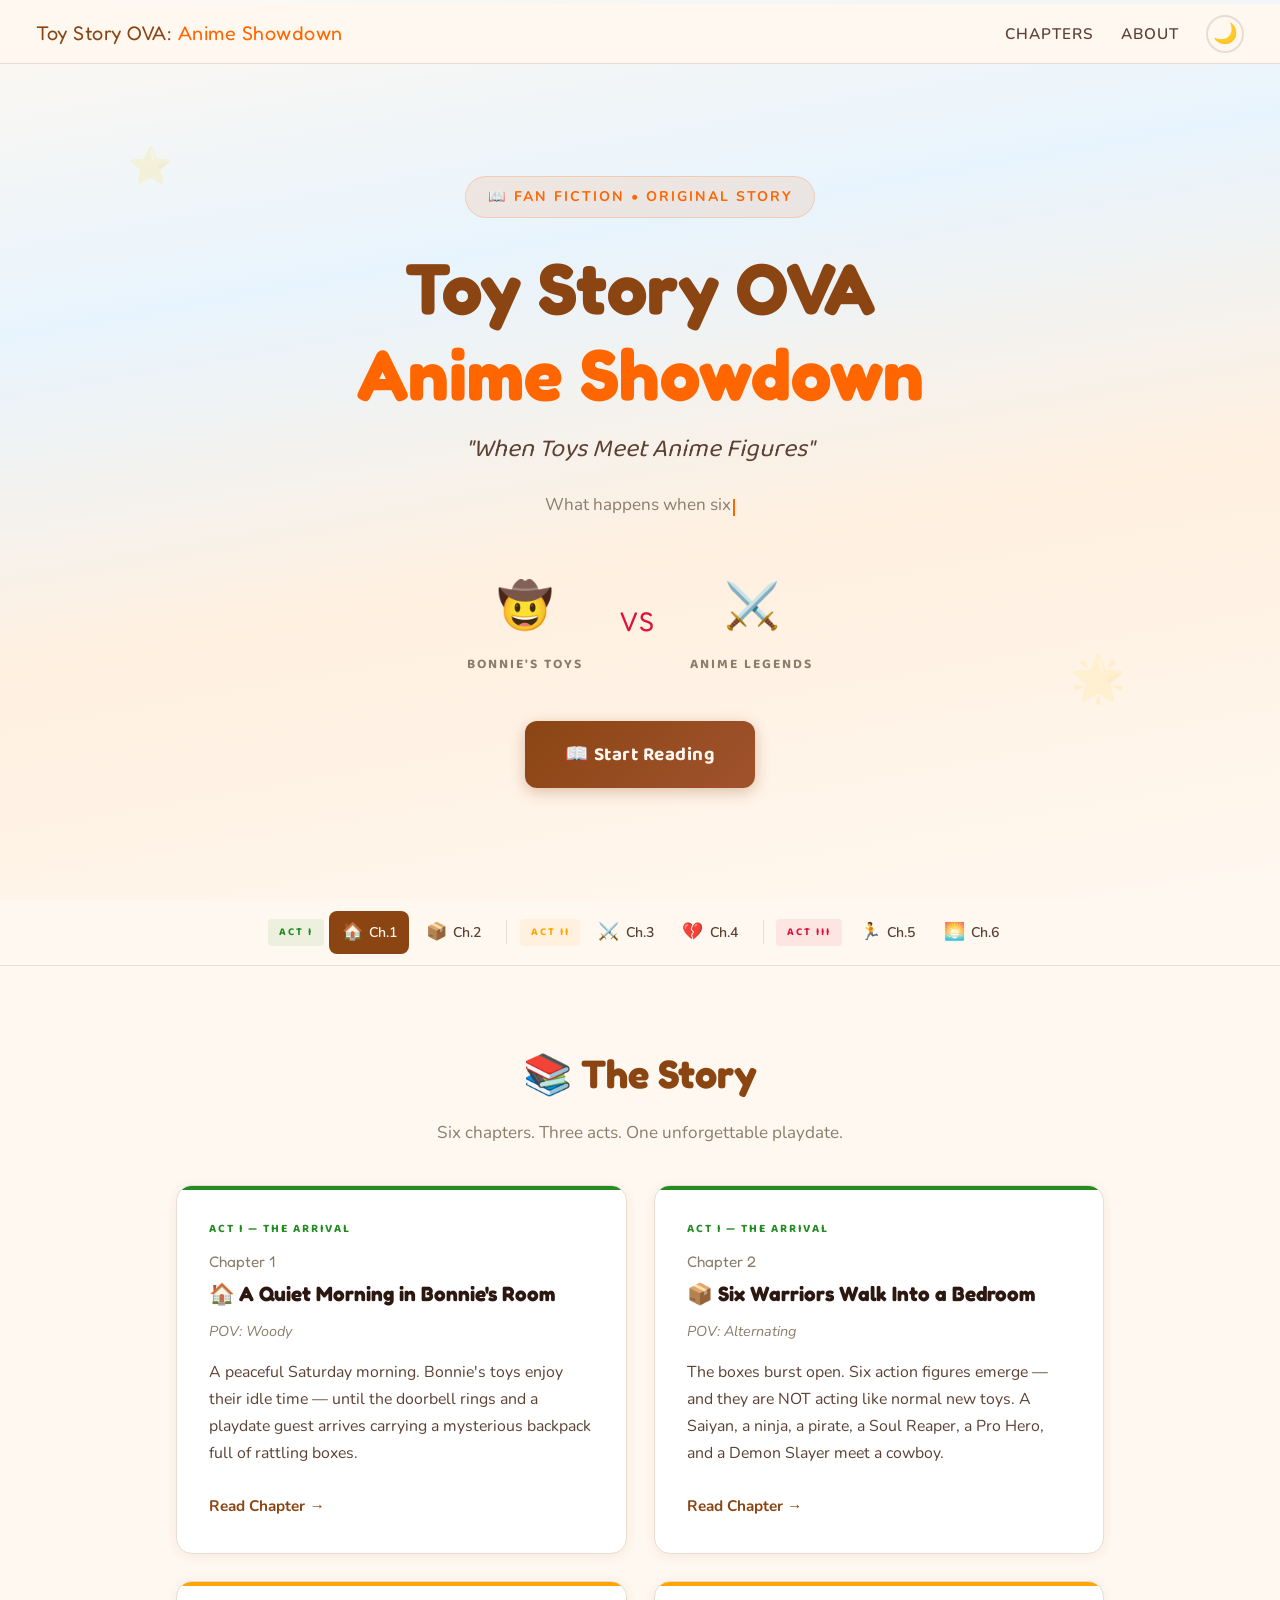
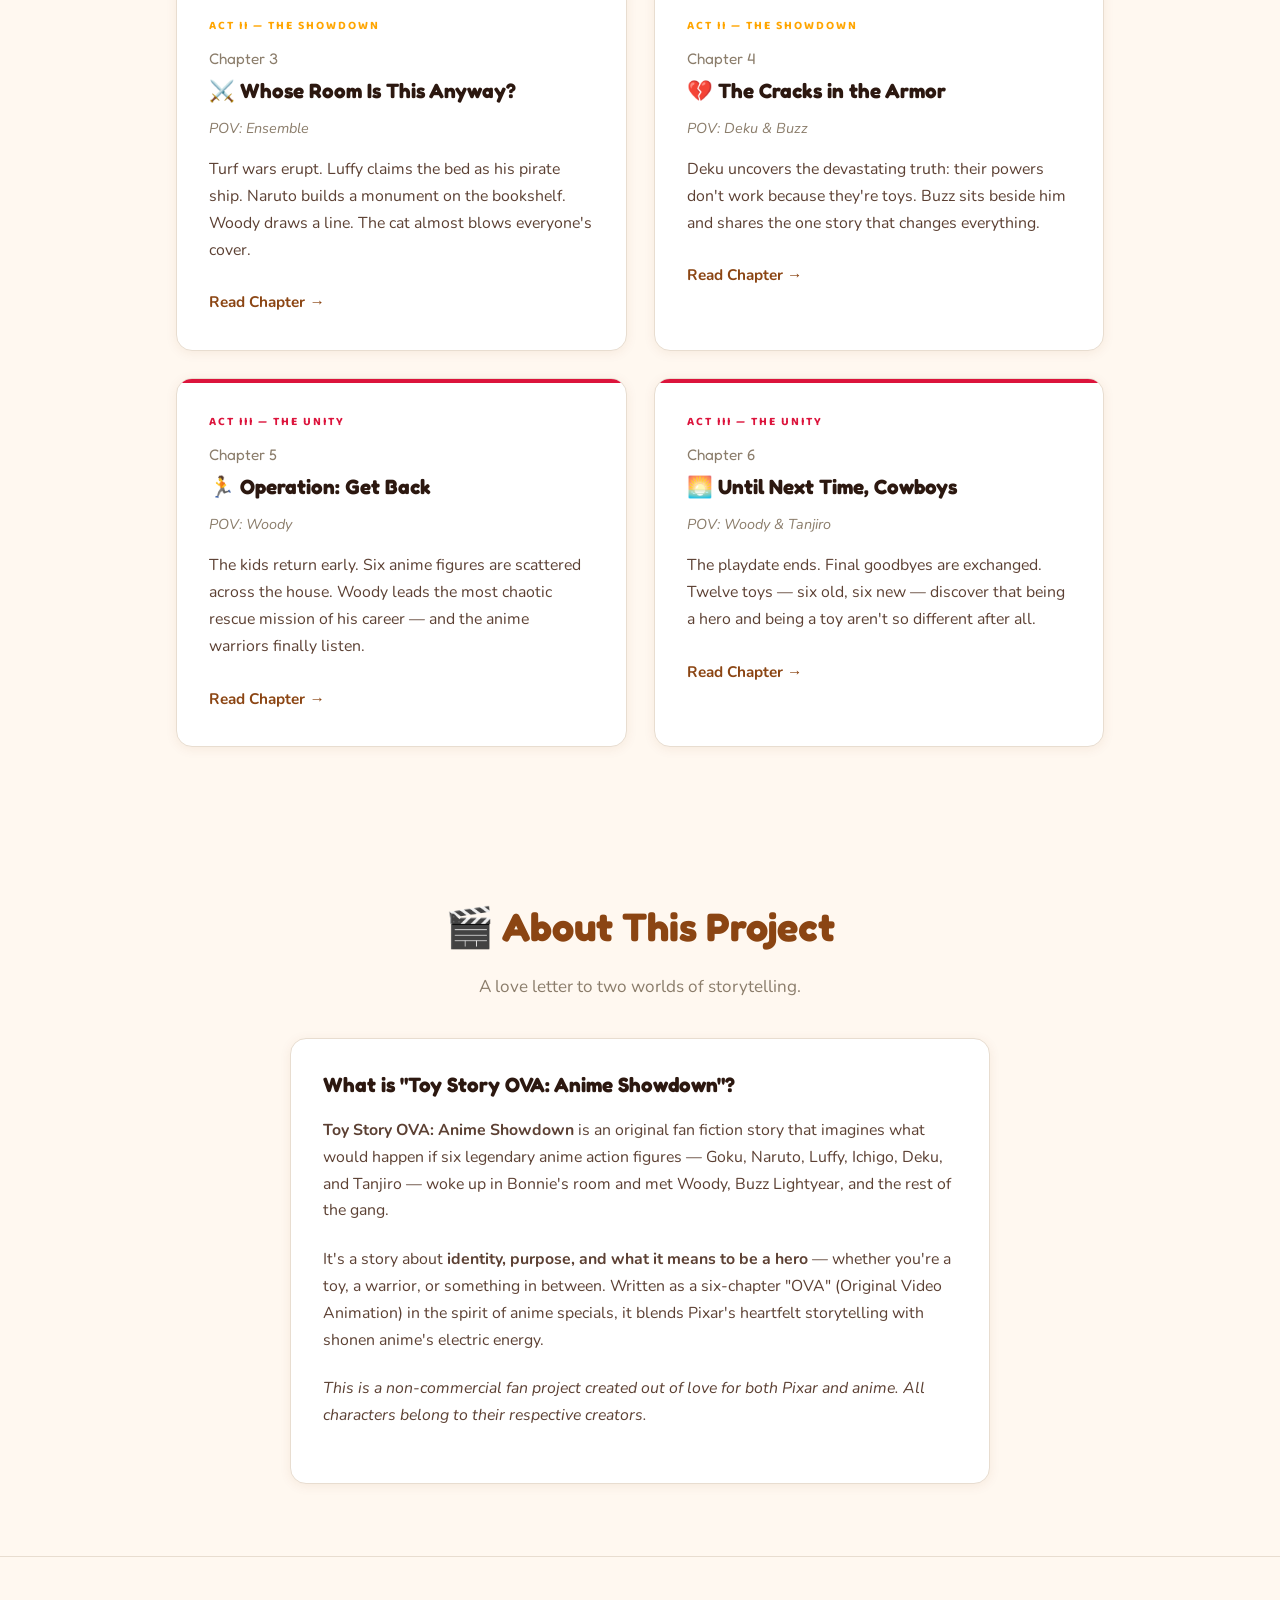
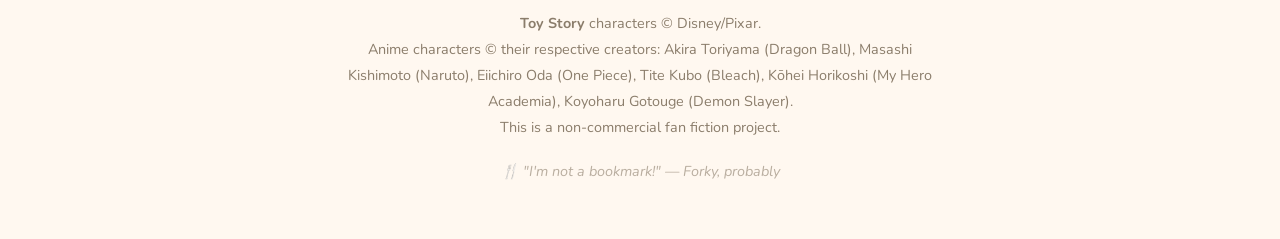
<file: index.html>
<!DOCTYPE html>
<html lang="en">
<head>
  <meta charset="UTF-8">
  <meta name="viewport" content="width=device-width, initial-scale=1.0">
  <title>Toy Story OVA: Anime Showdown — When Toys Meet Anime Figures</title>
  <meta name="description" content="An original fan story where Woody, Buzz, and Bonnie's toys meet six legendary anime action figures in the most unexpected crossover playdate of all time.">
  <link rel="stylesheet" href="css/style.css">
  <link rel="stylesheet" href="css/themes.css">
</head>
<body>

  <!-- Reading Progress Bar -->
  <div id="reading-progress" role="progressbar" aria-label="Reading progress"></div>

  <!-- Navigation -->
  <nav class="main-nav" role="navigation" aria-label="Main navigation">
    <a href="index.html" class="nav-logo">
      Toy Story OVA: <span class="logo-accent">Anime Showdown</span>
    </a>

    <button class="hamburger" id="hamburger" aria-label="Toggle menu" aria-expanded="false">
      <span></span><span></span><span></span>
    </button>

    <ul class="nav-links" id="nav-links">
      <li><a href="#chapters">Chapters</a></li>
      <li><a href="#about">About</a></li>
      <li>
        <button class="dark-mode-toggle" id="dark-mode-toggle" aria-label="Toggle dark mode">🌙</button>
      </li>
    </ul>
  </nav>

  <!-- ============================== -->
  <!--           HERO SECTION          -->
  <!-- ============================== -->
  <header class="hero">
    <div class="hero-badge">📖 Fan Fiction • Original Story</div>

    <h1>
      Toy Story OVA
      <span class="title-anime">Anime Showdown</span>
    </h1>

    <p class="hero-tagline">"When Toys Meet Anime Figures"</p>

    <p class="hero-typewriter" id="typewriter-text" data-text="What happens when six anime legends wake up in Bonnie's room?"></p>

    <div class="faction-badges">
      <div class="faction">
        <span class="faction-icon">🤠</span>
        <span class="faction-label">Bonnie's Toys</span>
      </div>
      <span class="faction-vs">VS</span>
      <div class="faction">
        <span class="faction-icon">⚔️</span>
        <span class="faction-label">Anime Legends</span>
      </div>
    </div>

    <a href="#chapters" class="cta-button">
      📖 Start Reading
    </a>
  </header>

  <!-- ============================== -->
  <!--       CHAPTER NAVIGATION        -->
  <!-- ============================== -->
  <nav class="chapter-nav" aria-label="Chapter navigation">
    <div class="chapter-nav-inner">
      <!-- Act I -->
      <span class="act-label act-i">Act I</span>
      <div class="act-group">
        <a href="chapters/chapter-1.html" class="chapter-link active">
          <span class="ch-icon">🏠</span> Ch.1
        </a>
        <a href="chapters/chapter-2.html" class="chapter-link">
          <span class="ch-icon">📦</span> Ch.2
        </a>
      </div>

      <span class="act-divider"></span>

      <!-- Act II -->
      <span class="act-label act-ii">Act II</span>
      <div class="act-group">
        <a href="chapters/chapter-3.html" class="chapter-link">
          <span class="ch-icon">⚔️</span> Ch.3
        </a>
        <a href="chapters/chapter-4.html" class="chapter-link">
          <span class="ch-icon">💔</span> Ch.4
        </a>
      </div>

      <span class="act-divider"></span>

      <!-- Act III -->
      <span class="act-label act-iii">Act III</span>
      <div class="act-group">
        <a href="chapters/chapter-5.html" class="chapter-link">
          <span class="ch-icon">🏃</span> Ch.5
        </a>
        <a href="chapters/chapter-6.html" class="chapter-link">
          <span class="ch-icon">🌅</span> Ch.6
        </a>
      </div>
    </div>
  </nav>

  <!-- ============================== -->
  <!--         CHAPTERS SECTION        -->
  <!-- ============================== -->
  <section id="chapters">
    <div class="section-heading">
      <h2>📚 The Story</h2>
      <p>Six chapters. Three acts. One unforgettable playdate.</p>
    </div>

    <div class="chapters-grid">

      <!-- ── ACT I ── -->
      <article class="chapter-card act-i fade-in">
        <div class="card-act">Act I — The Arrival</div>
        <div class="card-number">Chapter 1</div>
        <h3>🏠 A Quiet Morning in Bonnie's Room</h3>
        <p class="card-pov">POV: Woody</p>
        <p class="card-summary">
          A peaceful Saturday morning. Bonnie's toys enjoy their idle time — until the doorbell rings
          and a playdate guest arrives carrying a mysterious backpack full of rattling boxes.
        </p>
        <a href="chapters/chapter-1.html" class="card-link">
          Read Chapter → 
        </a>
      </article>

      <article class="chapter-card act-i fade-in">
        <div class="card-act">Act I — The Arrival</div>
        <div class="card-number">Chapter 2</div>
        <h3>📦 Six Warriors Walk Into a Bedroom</h3>
        <p class="card-pov">POV: Alternating</p>
        <p class="card-summary">
          The boxes burst open. Six action figures emerge — and they are NOT acting like normal new toys.
          A Saiyan, a ninja, a pirate, a Soul Reaper, a Pro Hero, and a Demon Slayer meet a cowboy.
        </p>
        <a href="chapters/chapter-2.html" class="card-link">
          Read Chapter →
        </a>
      </article>

      <!-- ── ACT II ── -->
      <article class="chapter-card act-ii fade-in">
        <div class="card-act">Act II — The Showdown</div>
        <div class="card-number">Chapter 3</div>
        <h3>⚔️ Whose Room Is This Anyway?</h3>
        <p class="card-pov">POV: Ensemble</p>
        <p class="card-summary">
          Turf wars erupt. Luffy claims the bed as his pirate ship. Naruto builds a monument on the bookshelf.
          Woody draws a line. The cat almost blows everyone's cover.
        </p>
        <a href="chapters/chapter-3.html" class="card-link">
          Read Chapter →
        </a>
      </article>

      <article class="chapter-card act-ii fade-in">
        <div class="card-act">Act II — The Showdown</div>
        <div class="card-number">Chapter 4</div>
        <h3>💔 The Cracks in the Armor</h3>
        <p class="card-pov">POV: Deku &amp; Buzz</p>
        <p class="card-summary">
          Deku uncovers the devastating truth: their powers don't work because they're toys.
          Buzz sits beside him and shares the one story that changes everything.
        </p>
        <a href="chapters/chapter-4.html" class="card-link">
          Read Chapter →
        </a>
      </article>

      <!-- ── ACT III ── -->
      <article class="chapter-card act-iii fade-in">
        <div class="card-act">Act III — The Unity</div>
        <div class="card-number">Chapter 5</div>
        <h3>🏃 Operation: Get Back</h3>
        <p class="card-pov">POV: Woody</p>
        <p class="card-summary">
          The kids return early. Six anime figures are scattered across the house.
          Woody leads the most chaotic rescue mission of his career — and the anime warriors finally listen.
        </p>
        <a href="chapters/chapter-5.html" class="card-link">
          Read Chapter →
        </a>
      </article>

      <article class="chapter-card act-iii fade-in">
        <div class="card-act">Act III — The Unity</div>
        <div class="card-number">Chapter 6</div>
        <h3>🌅 Until Next Time, Cowboys</h3>
        <p class="card-pov">POV: Woody &amp; Tanjiro</p>
        <p class="card-summary">
          The playdate ends. Final goodbyes are exchanged. Twelve toys — six old, six new — discover
          that being a hero and being a toy aren't so different after all.
        </p>
        <a href="chapters/chapter-6.html" class="card-link">
          Read Chapter →
        </a>
      </article>

    </div>
  </section>

  <!-- ============================== -->
  <!--          ABOUT SECTION          -->
  <!-- ============================== -->
  <section id="about">
    <div class="section-heading">
      <h2>🎬 About This Project</h2>
      <p>A love letter to two worlds of storytelling.</p>
    </div>

    <div class="chapters-grid" style="grid-template-columns: 1fr;">
      <article class="chapter-card fade-in" style="max-width: 700px; margin: 0 auto;">
        <h3 style="margin-bottom: 1rem;">What is "Toy Story OVA: Anime Showdown"?</h3>
        <p class="card-summary">
          <strong>Toy Story OVA: Anime Showdown</strong> is an original fan fiction story that imagines
          what would happen if six legendary anime action figures — Goku, Naruto, Luffy, Ichigo, Deku,
          and Tanjiro — woke up in Bonnie's room and met Woody, Buzz Lightyear, and the rest of the gang.
        </p>
        <p class="card-summary">
          It's a story about <strong>identity, purpose, and what it means to be a hero</strong> — whether
          you're a toy, a warrior, or something in between. Written as a six-chapter "OVA" (Original Video Animation)
          in the spirit of anime specials, it blends Pixar's heartfelt storytelling with shonen anime's
          electric energy.
        </p>
        <p class="card-summary">
          <em>This is a non-commercial fan project created out of love for both Pixar and anime.
          All characters belong to their respective creators.</em>
        </p>
      </article>
    </div>
  </section>

  <!-- ============================== -->
  <!--             FOOTER              -->
  <!-- ============================== -->
  <footer class="site-footer">
    <div class="footer-credits">
      <strong>Toy Story</strong> characters © Disney/Pixar.<br>
      Anime characters © their respective creators: Akira Toriyama (Dragon Ball), Masashi Kishimoto (Naruto),
      Eiichiro Oda (One Piece), Tite Kubo (Bleach), Kōhei Horikoshi (My Hero Academia),
      Koyoharu Gotouge (Demon Slayer).<br>
      This is a non-commercial fan fiction project.
    </div>
    <p class="footer-easter-egg">🍴 "I'm not a bookmark!" — Forky, probably</p>
  </footer>

  <!-- Scripts -->
  <script src="js/main.js"></script>
  <script src="js/reading-progress.js"></script>

</body>
</html>
</file>
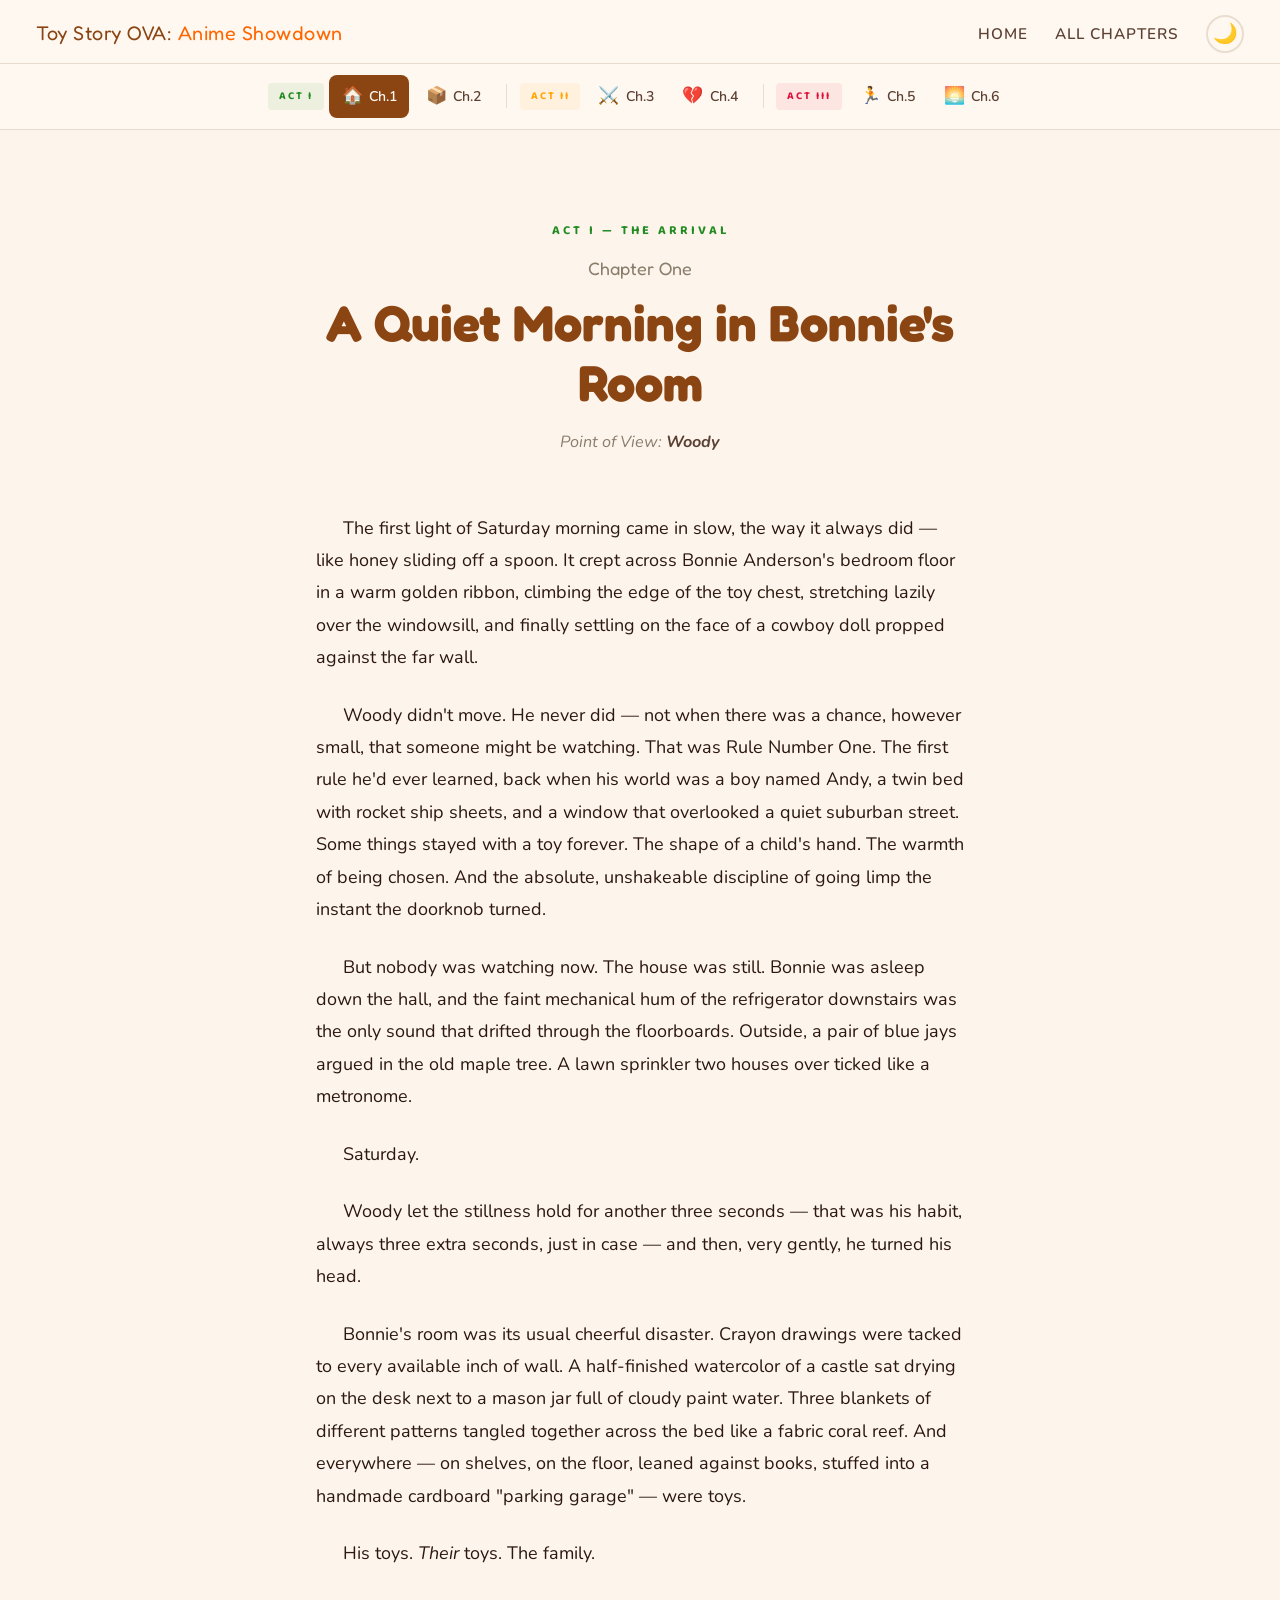
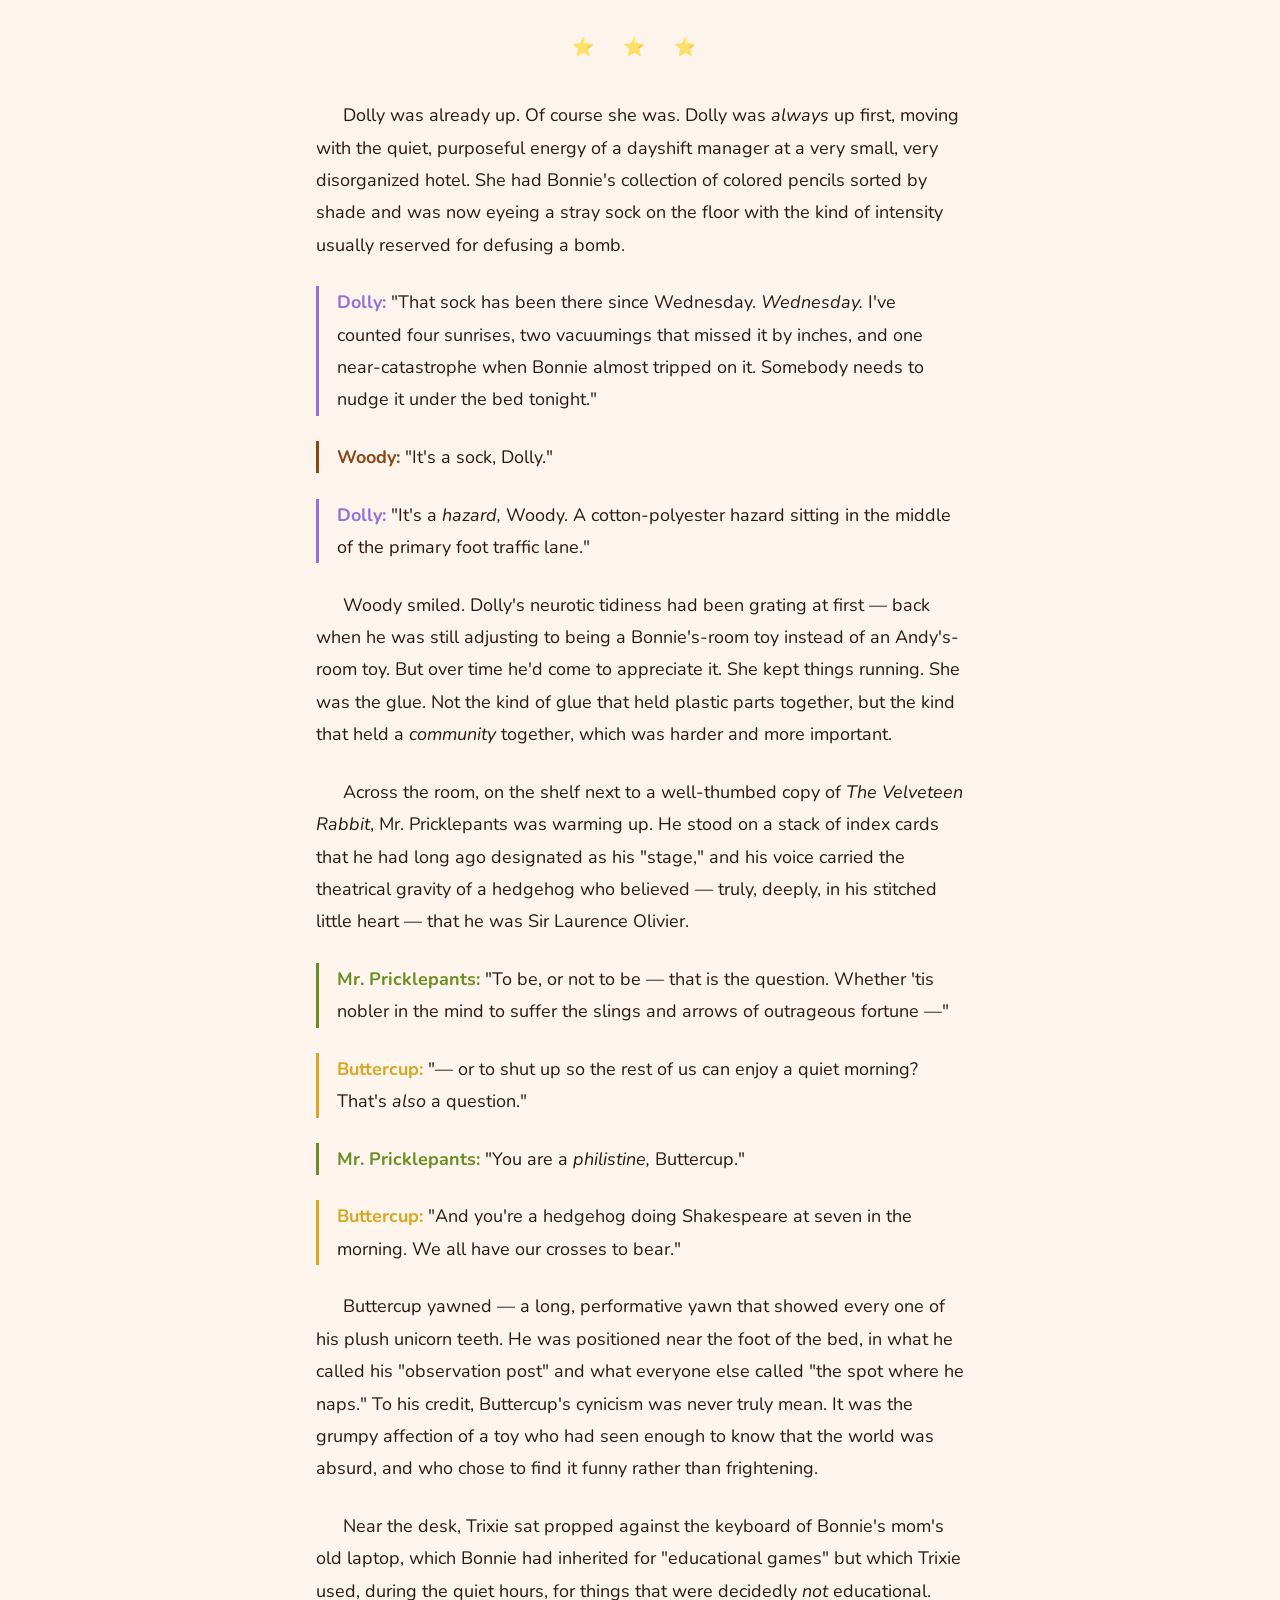
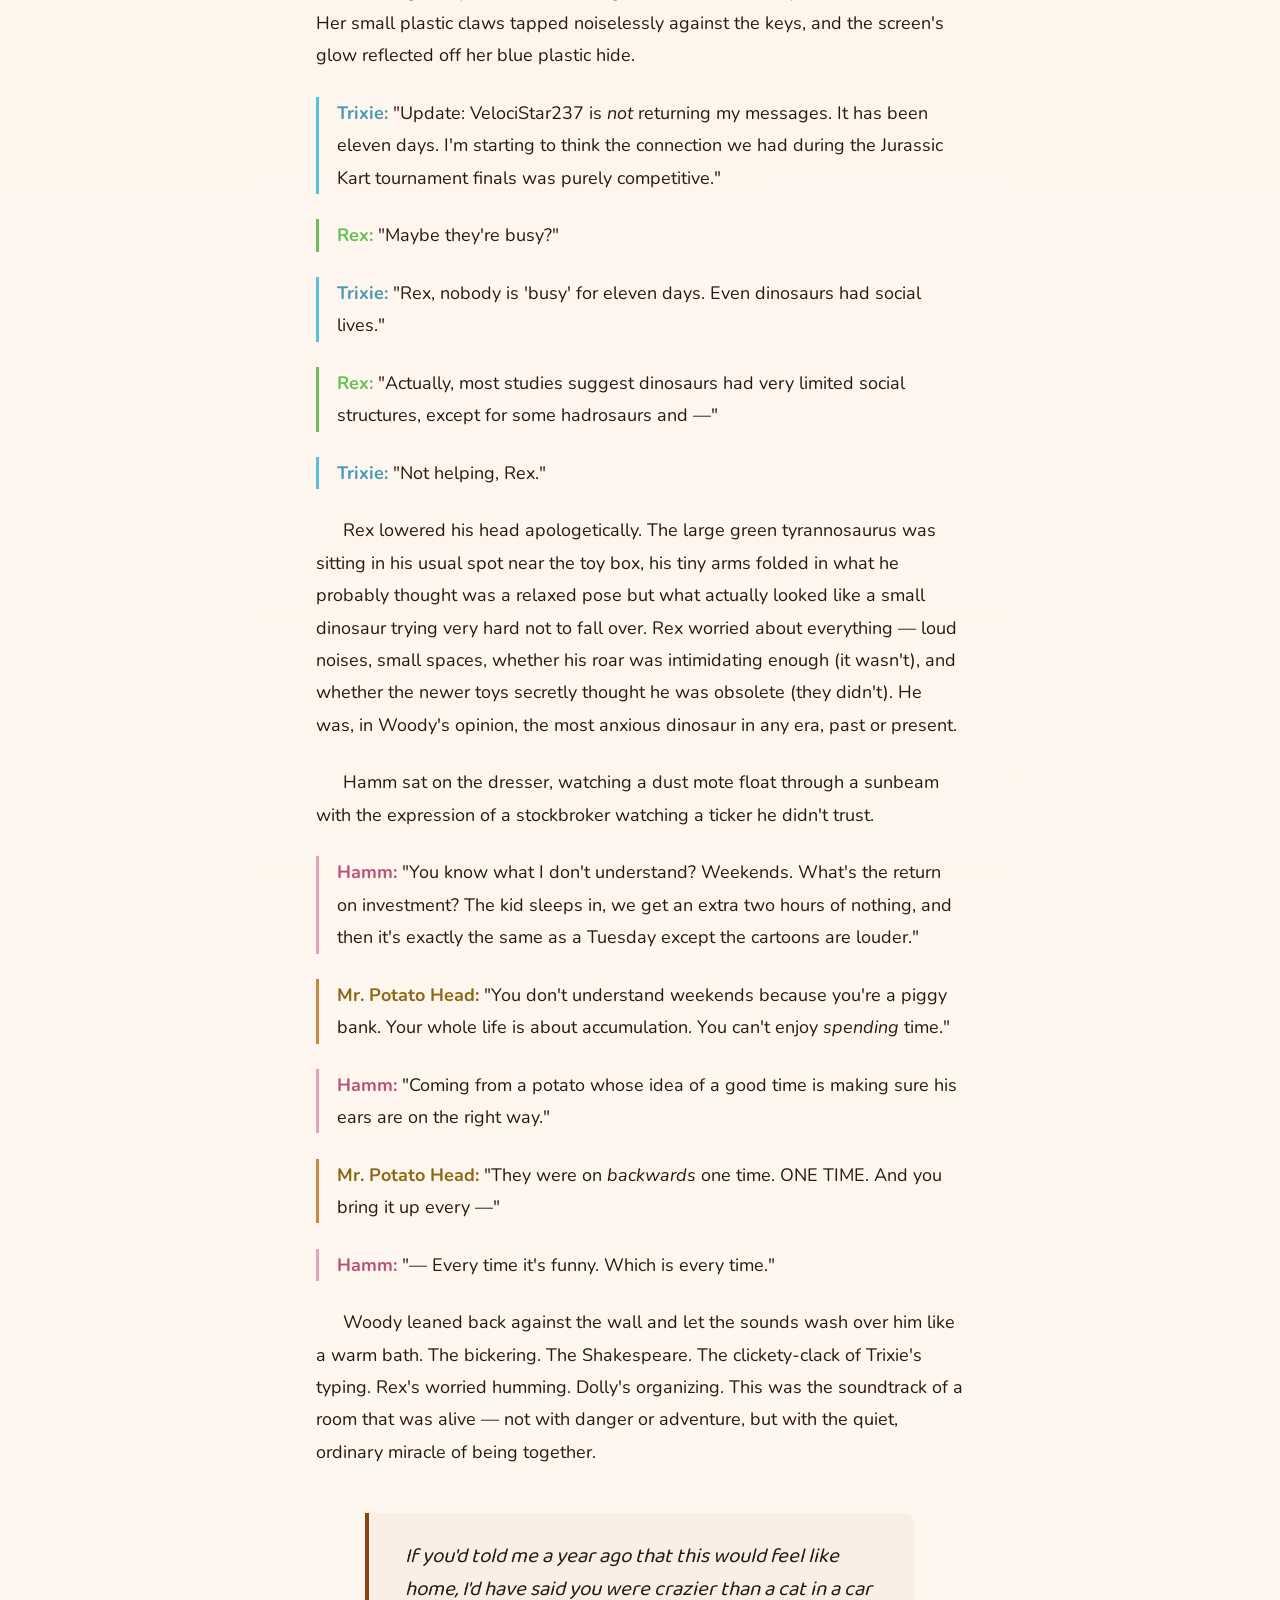
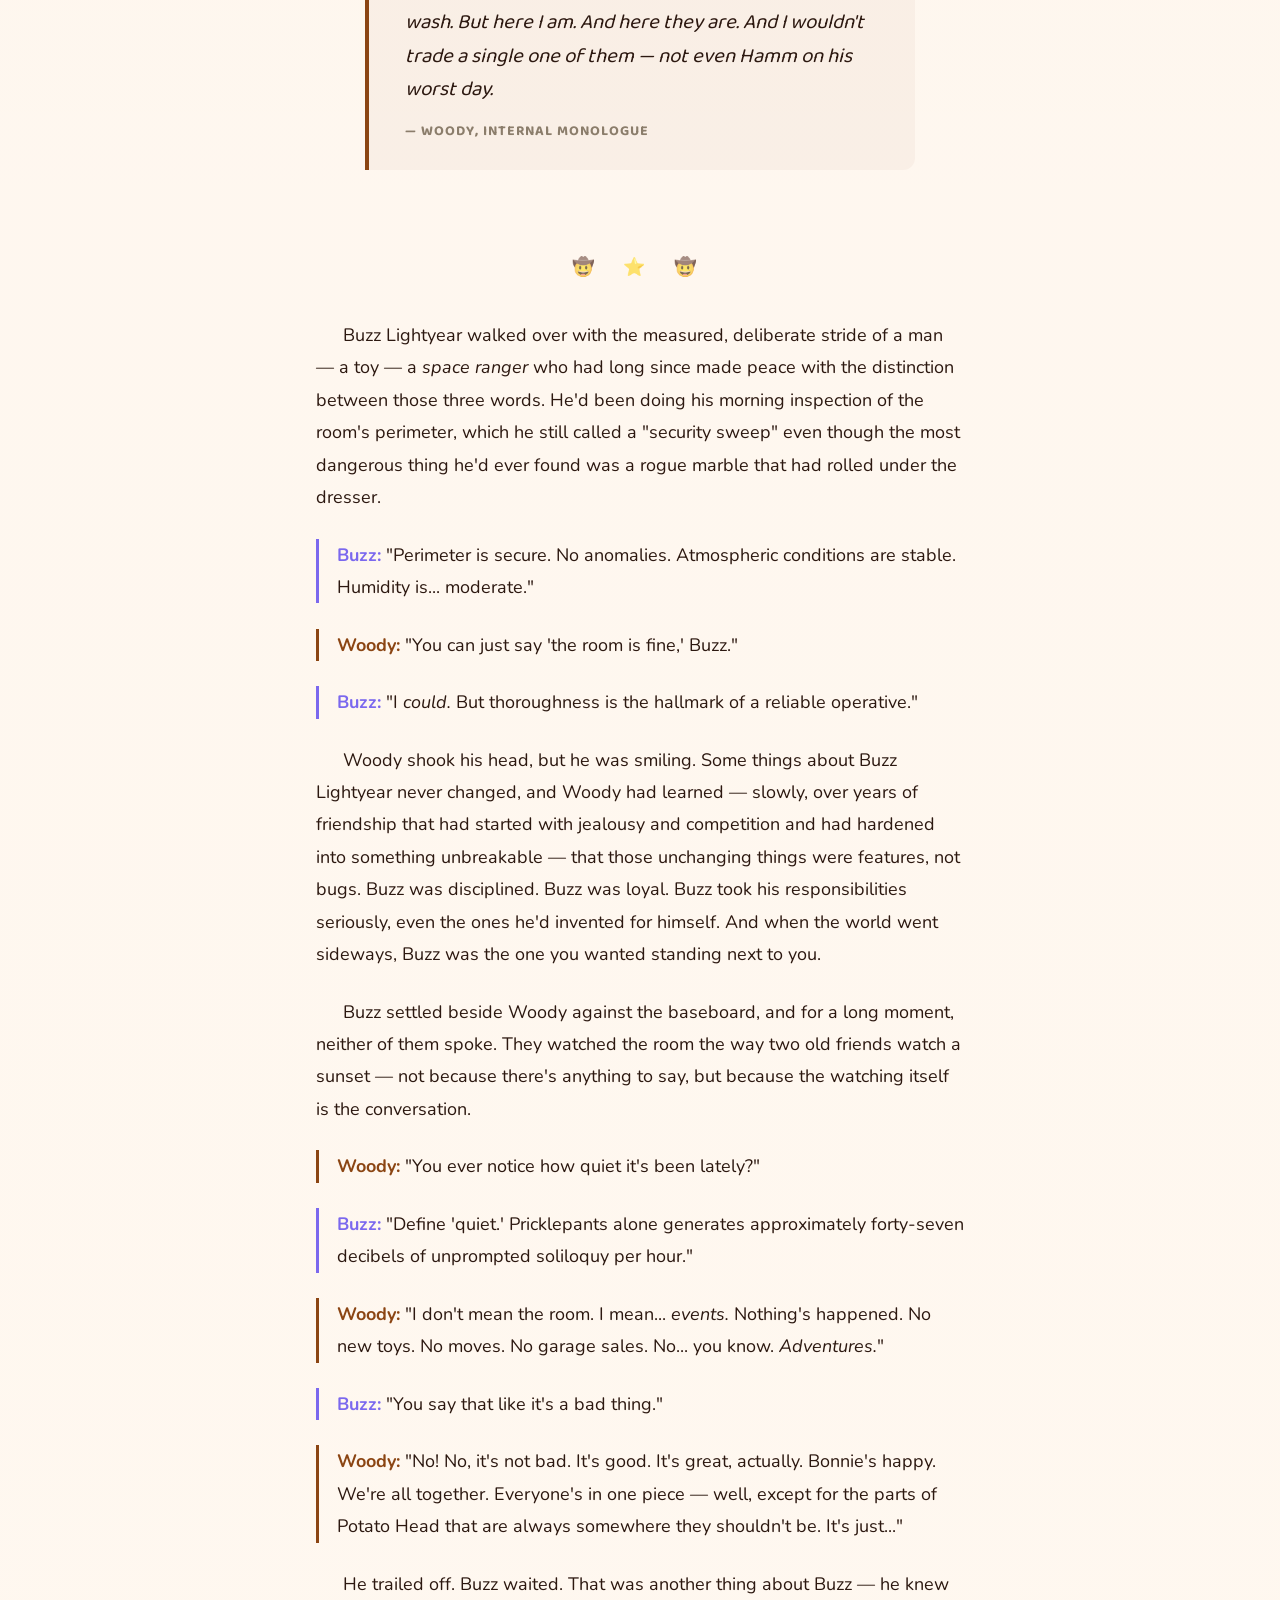
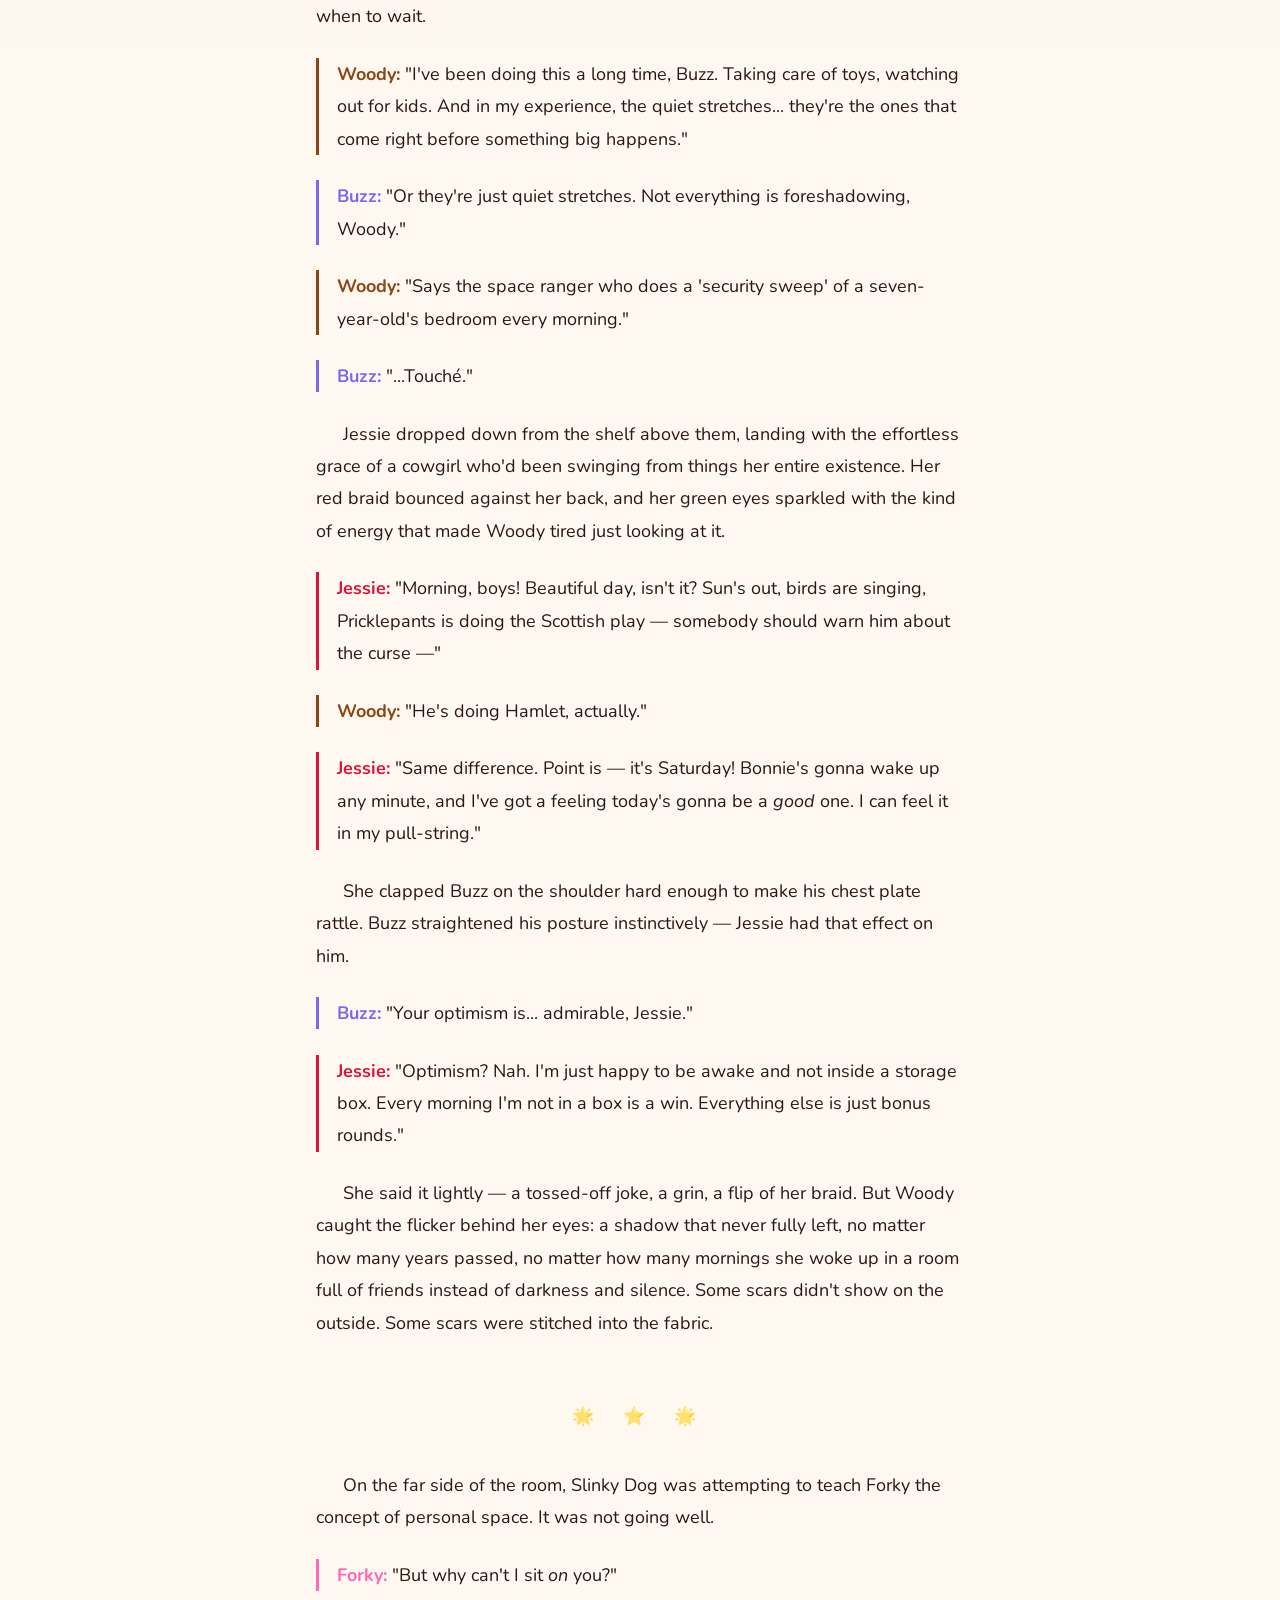
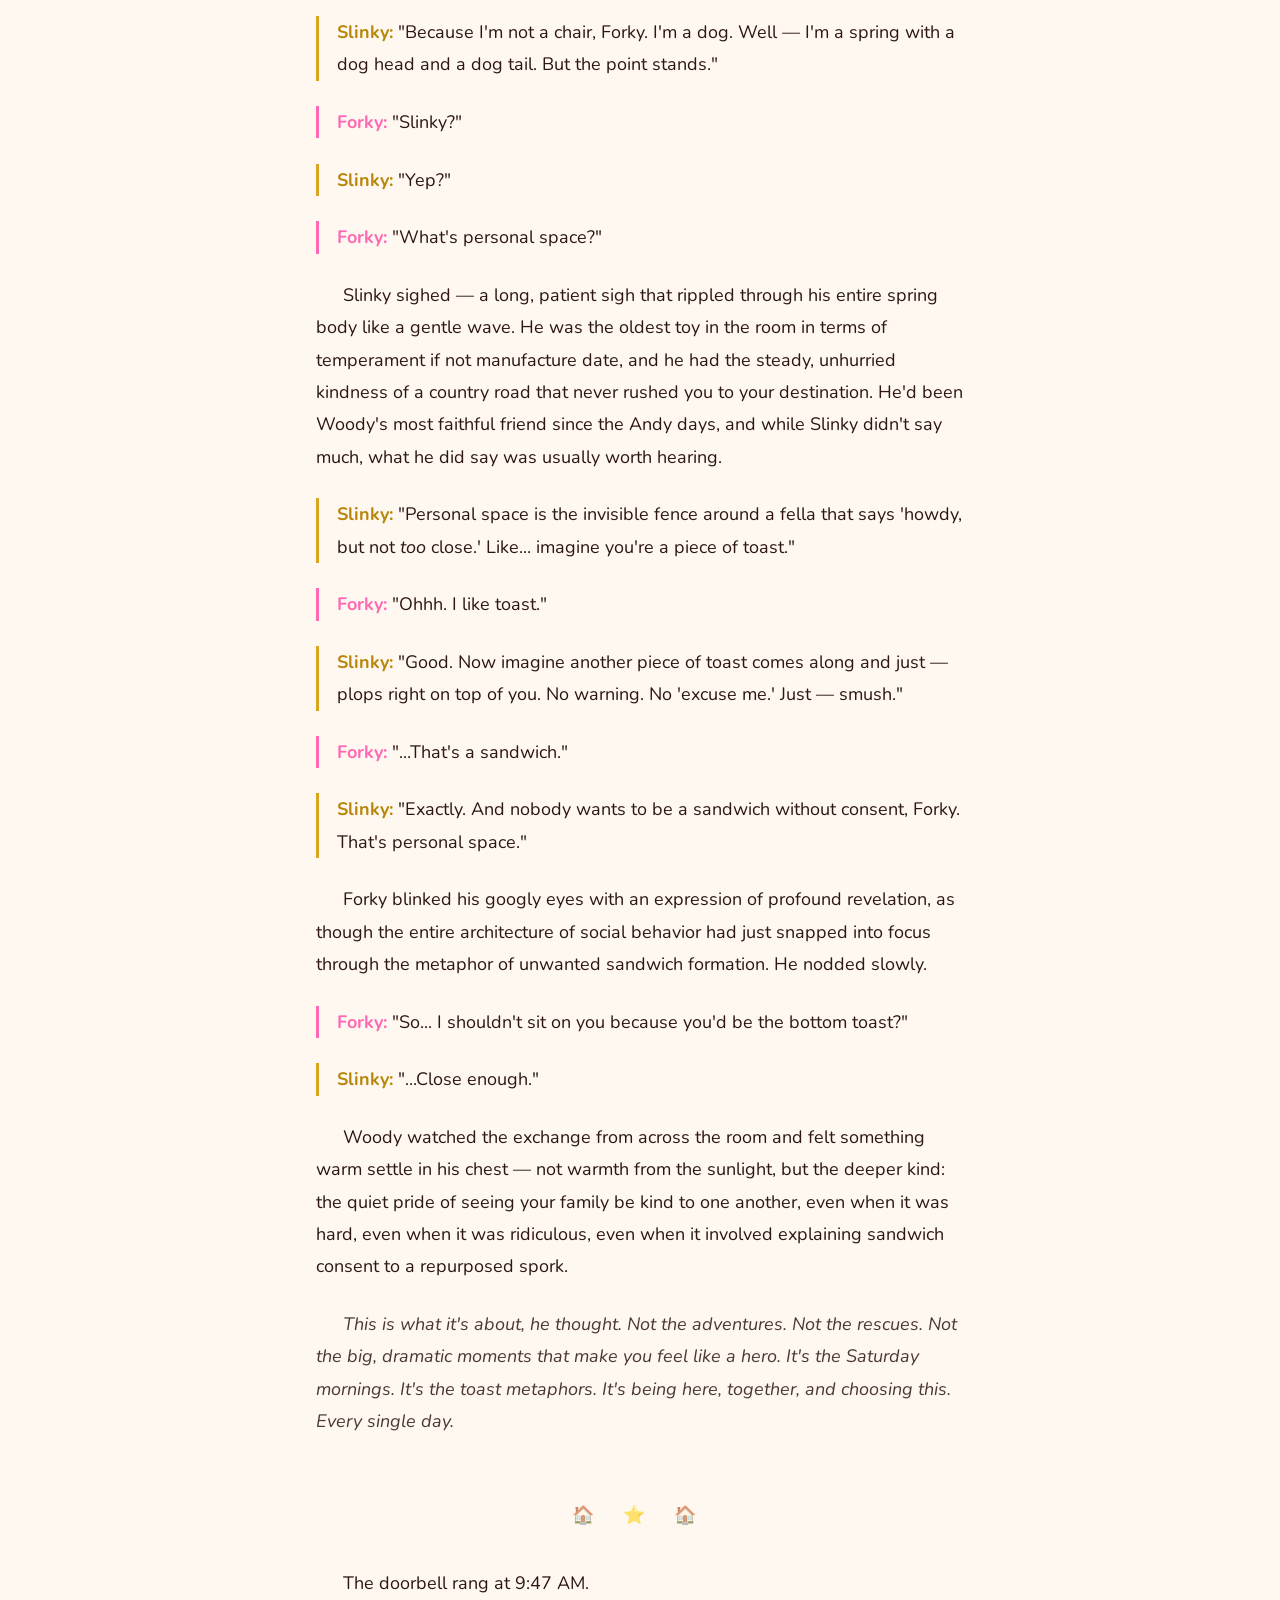
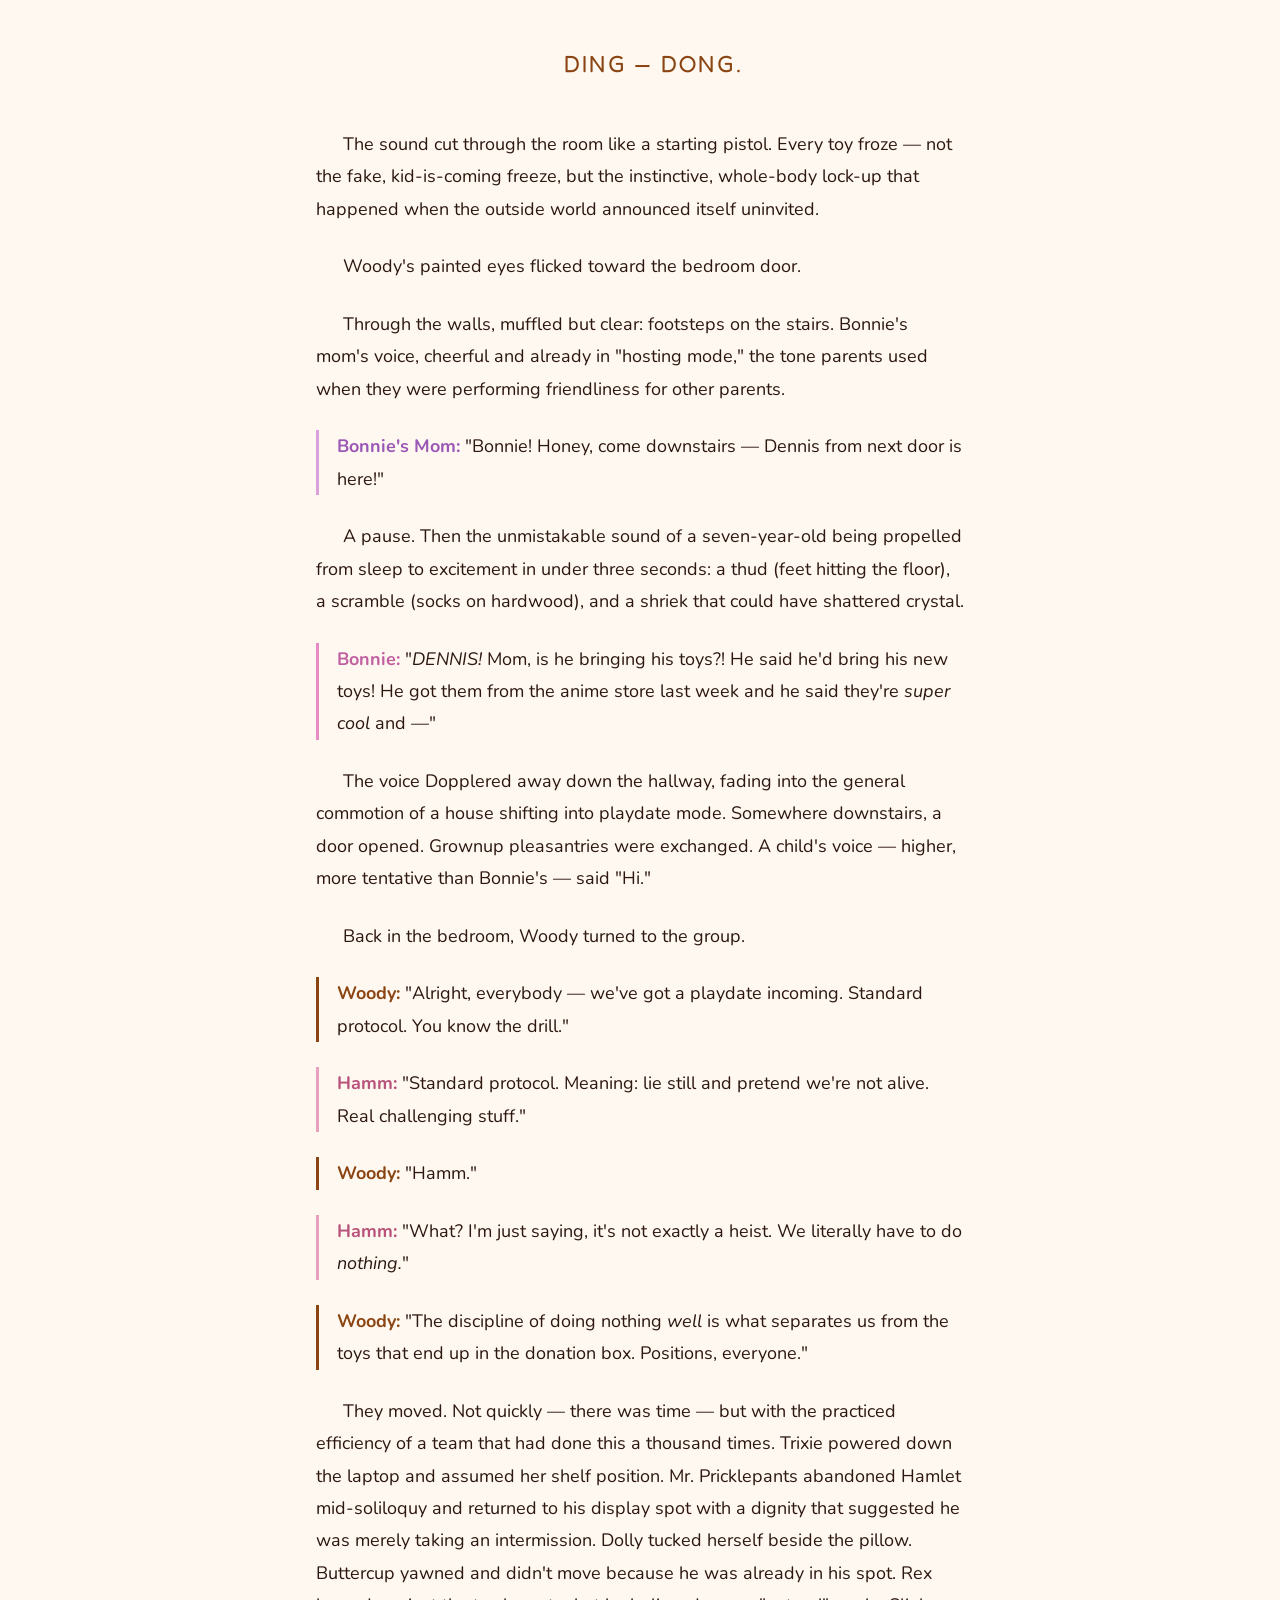
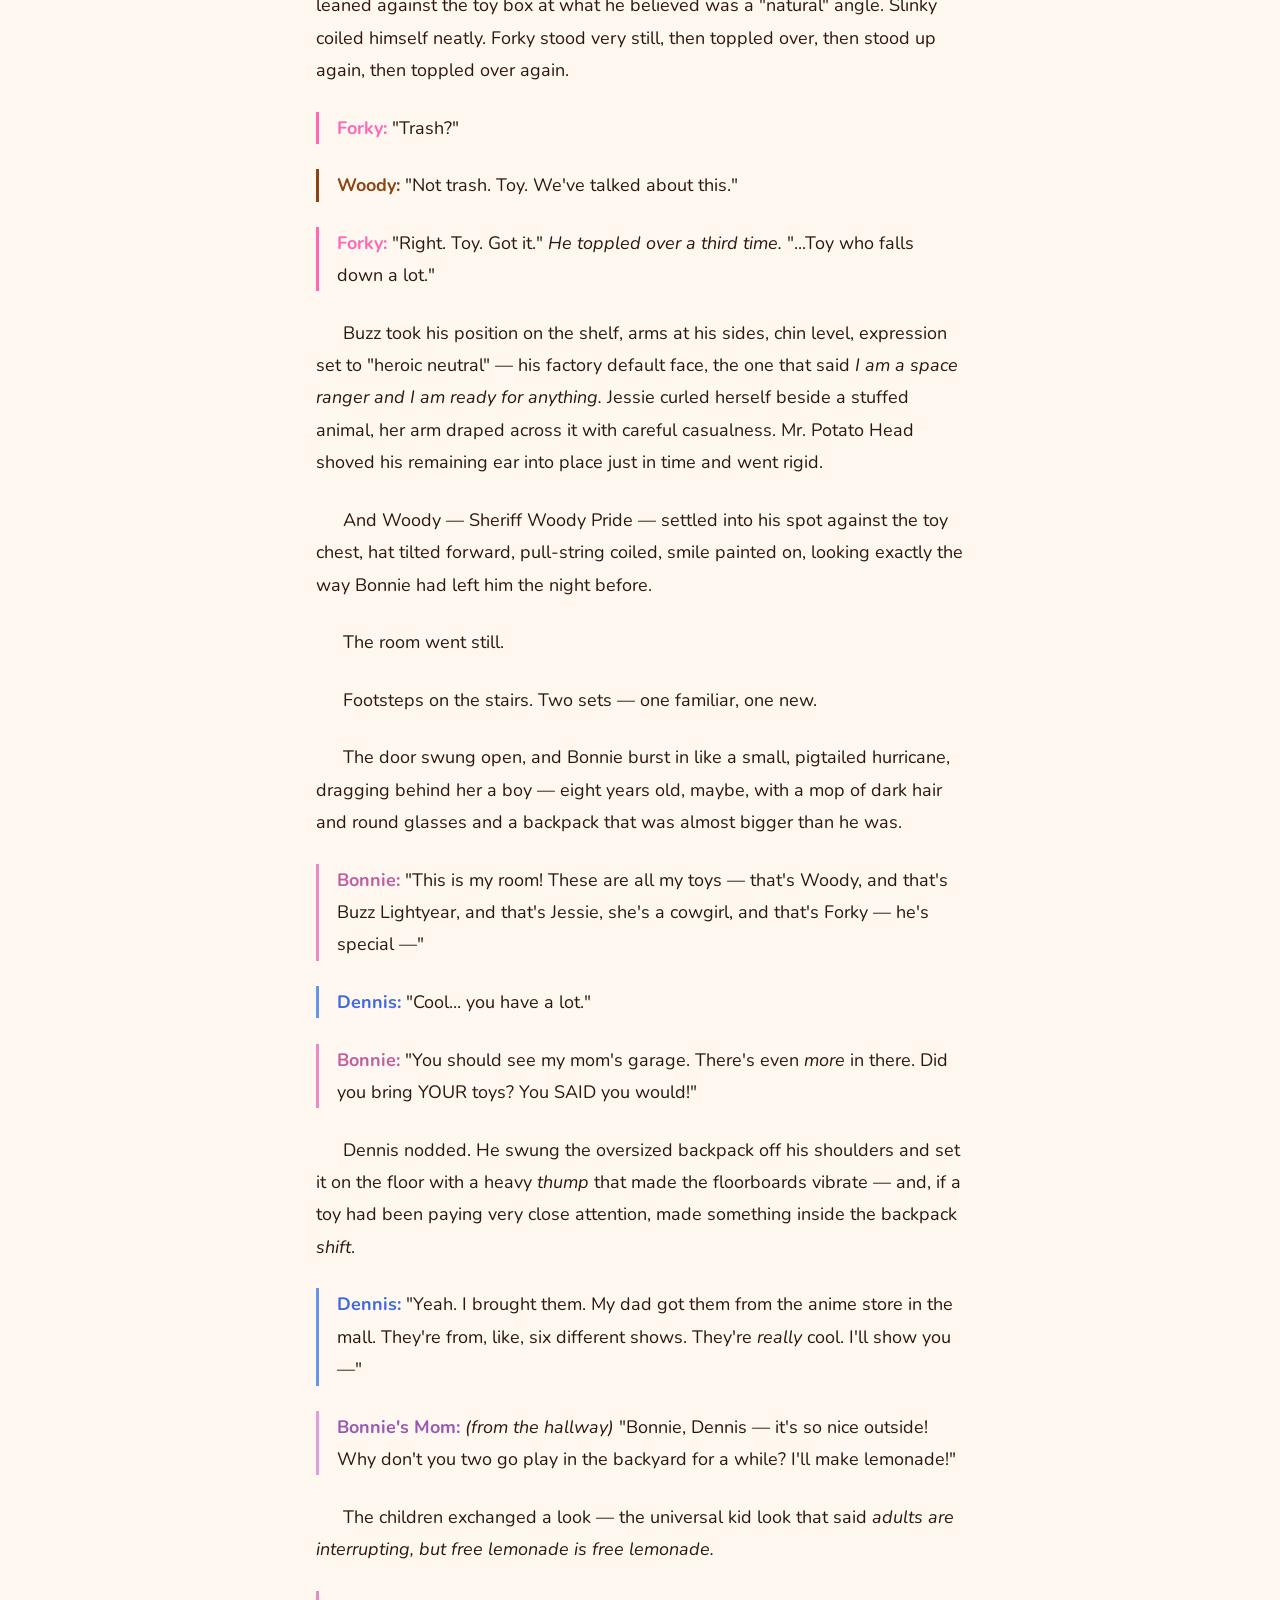
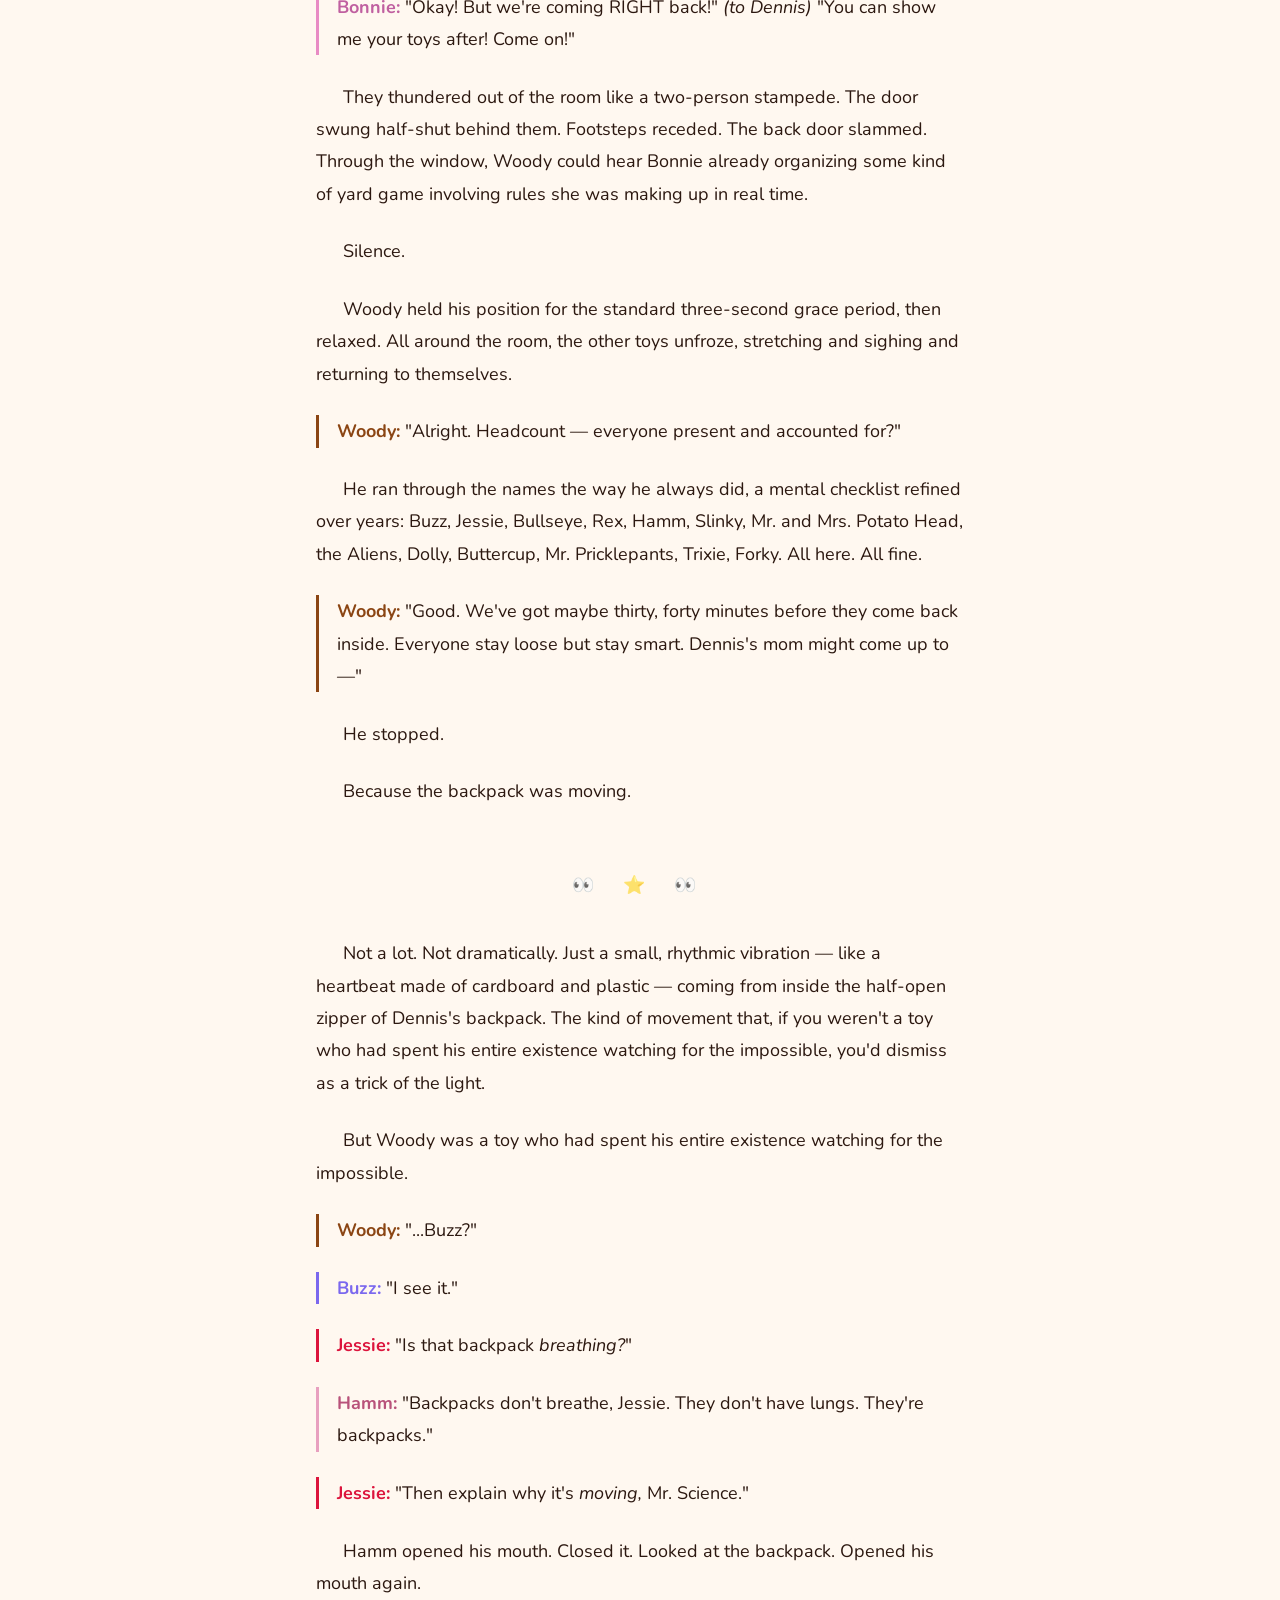
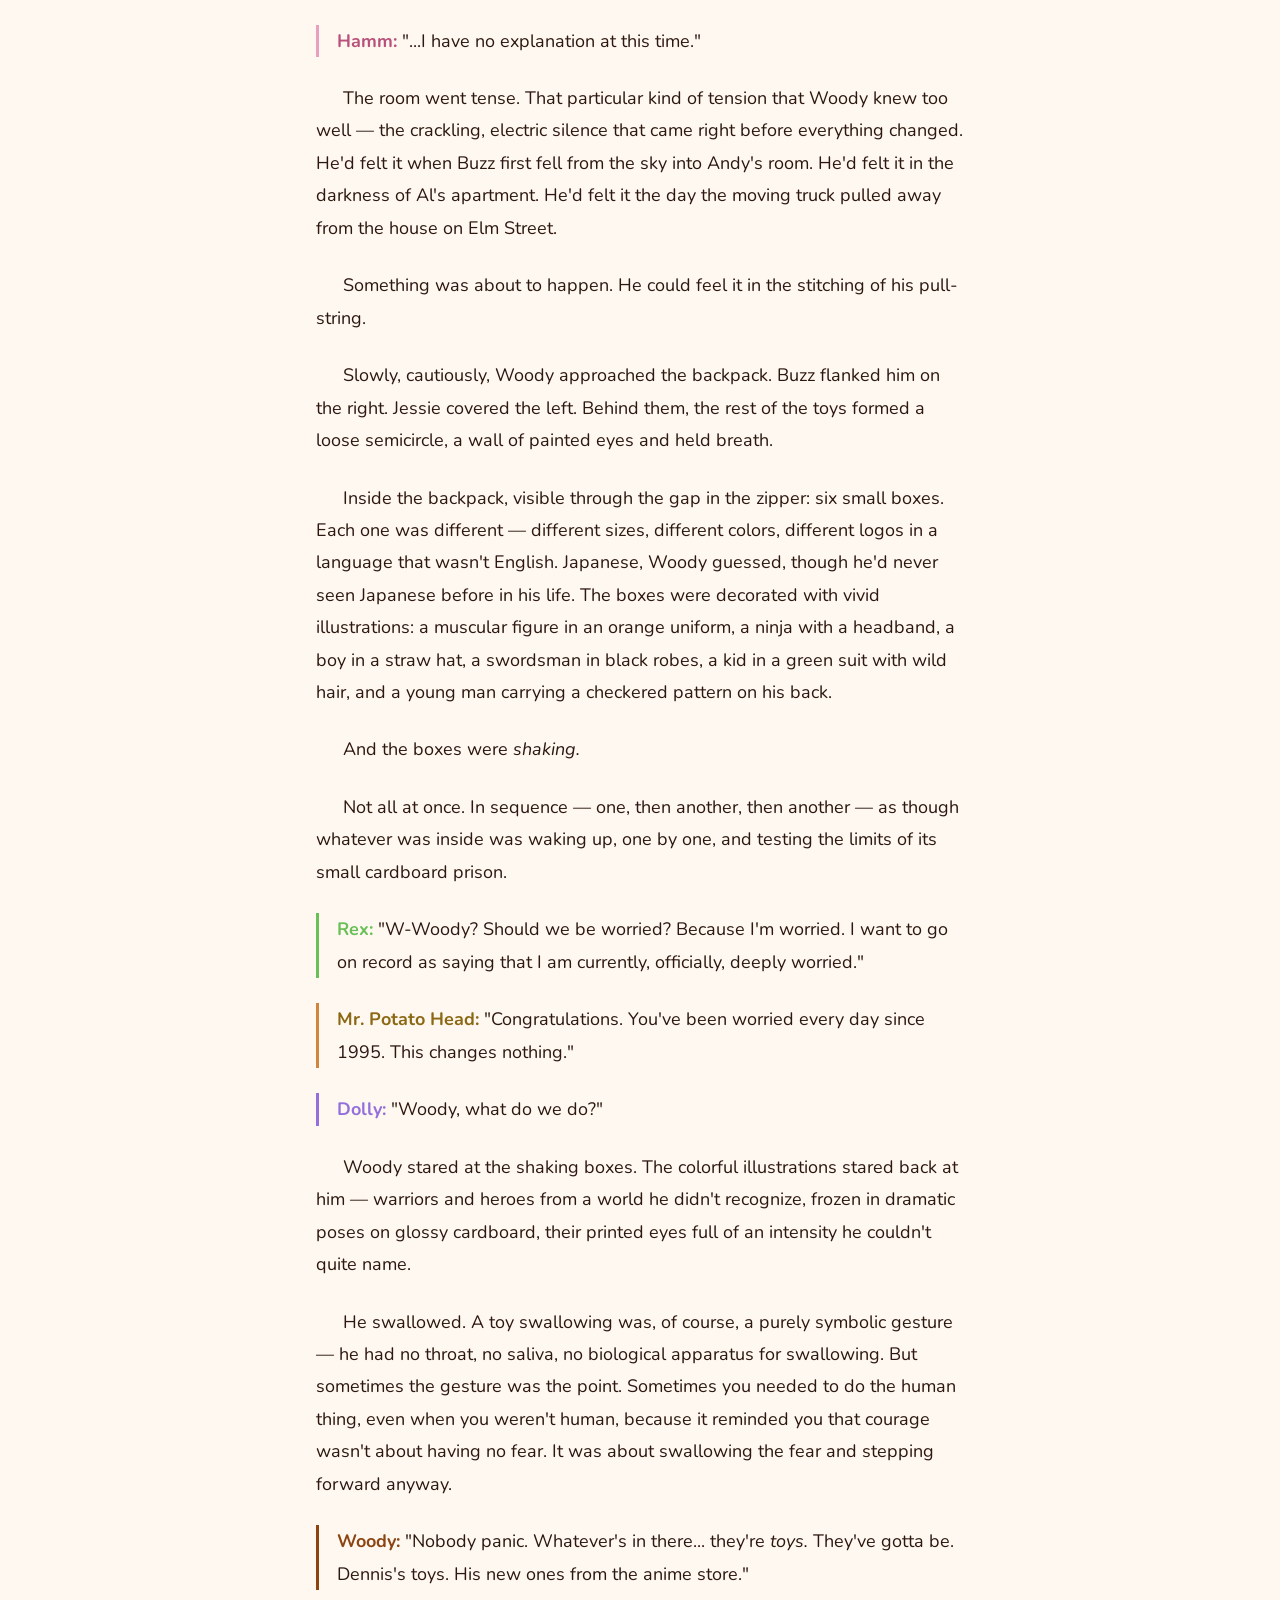
<file: chapters/chapter-1.html>
<!DOCTYPE html>
<html lang="en">
<head>
  <meta charset="UTF-8">
  <meta name="viewport" content="width=device-width, initial-scale=1.0">
  <title>Chapter 1: A Quiet Morning in Bonnie's Room — Toy Story OVA: Anime Showdown</title>
  <meta name="description" content="Chapter 1 of Toy Story OVA: Anime Showdown. A peaceful Saturday morning in Bonnie's room — until a mysterious backpack changes everything.">
  <link rel="stylesheet" href="../css/style.css">
  <link rel="stylesheet" href="../css/themes.css">
</head>
<body>

  <!-- Reading Progress Bar -->
  <div id="reading-progress" role="progressbar" aria-label="Reading progress"></div>

  <!-- Navigation -->
  <nav class="main-nav" role="navigation" aria-label="Main navigation">
    <a href="../index.html" class="nav-logo">
      Toy Story OVA: <span class="logo-accent">Anime Showdown</span>
    </a>

    <button class="hamburger" id="hamburger" aria-label="Toggle menu" aria-expanded="false">
      <span></span><span></span><span></span>
    </button>

    <ul class="nav-links" id="nav-links">
      <li><a href="../index.html">Home</a></li>
      <li><a href="../index.html#chapters">All Chapters</a></li>
      <li>
        <button class="dark-mode-toggle" id="dark-mode-toggle" aria-label="Toggle dark mode">🌙</button>
      </li>
    </ul>
  </nav>

  <!-- Chapter Navigation Strip -->
  <nav class="chapter-nav" aria-label="Chapter navigation">
    <div class="chapter-nav-inner">
      <span class="act-label act-i">Act I</span>
      <div class="act-group">
        <a href="chapter-1.html" class="chapter-link active">
          <span class="ch-icon">🏠</span> Ch.1
        </a>
        <a href="chapter-2.html" class="chapter-link">
          <span class="ch-icon">📦</span> Ch.2
        </a>
      </div>
      <span class="act-divider"></span>
      <span class="act-label act-ii">Act II</span>
      <div class="act-group">
        <a href="#" class="chapter-link disabled"><span class="ch-icon">⚔️</span> Ch.3</a>
        <a href="#" class="chapter-link disabled"><span class="ch-icon">💔</span> Ch.4</a>
      </div>
      <span class="act-divider"></span>
      <span class="act-label act-iii">Act III</span>
      <div class="act-group">
        <a href="#" class="chapter-link disabled"><span class="ch-icon">🏃</span> Ch.5</a>
        <a href="#" class="chapter-link disabled"><span class="ch-icon">🌅</span> Ch.6</a>
      </div>
    </div>
  </nav>

  <!-- ============================== -->
  <!--         CHAPTER CONTENT         -->
  <!-- ============================== -->
  <main class="chapter-page" data-pov="woody">

    <!-- Chapter Header -->
    <header class="chapter-header">
      <div class="ch-act-label">Act I — The Arrival</div>
      <div class="ch-number">Chapter One</div>
      <h1>A Quiet Morning in Bonnie's Room</h1>
      <p class="ch-pov">Point of View: <strong>Woody</strong></p>
    </header>

    <!-- Chapter Body -->
    <article class="chapter-content">

      <!-- ═══════════════════════════ -->
      <!--  SCENE 1: THE GOLDEN HOUR  -->
      <!-- ═══════════════════════════ -->

      <p>
        The first light of Saturday morning came in slow, the way it always did — like honey
        sliding off a spoon. It crept across Bonnie Anderson's bedroom floor in a warm golden
        ribbon, climbing the edge of the toy chest, stretching lazily over the windowsill, and
        finally settling on the face of a cowboy doll propped against the far wall.
      </p>

      <p>
        Woody didn't move. He never did — not when there was a chance, however small, that
        someone might be watching. That was Rule Number One. The first rule he'd ever learned,
        back when his world was a boy named Andy, a twin bed with rocket ship sheets, and a
        window that overlooked a quiet suburban street. Some things stayed with a toy forever.
        The shape of a child's hand. The warmth of being chosen. And the absolute, unshakeable
        discipline of going limp the instant the doorknob turned.
      </p>

      <p>
        But nobody was watching now. The house was still. Bonnie was asleep down the hall, and
        the faint mechanical hum of the refrigerator downstairs was the only sound that drifted
        through the floorboards. Outside, a pair of blue jays argued in the old maple tree. A
        lawn sprinkler two houses over ticked like a metronome.
      </p>

      <p>
        Saturday.
      </p>

      <p>
        Woody let the stillness hold for another three seconds — that was his habit, always
        three extra seconds, just in case — and then, very gently, he turned his head.
      </p>

      <p>
        Bonnie's room was its usual cheerful disaster. Crayon drawings were tacked to every
        available inch of wall. A half-finished watercolor of a castle sat drying on the desk
        next to a mason jar full of cloudy paint water. Three blankets of different patterns
        tangled together across the bed like a fabric coral reef. And everywhere — on shelves,
        on the floor, leaned against books, stuffed into a handmade cardboard "parking garage"
        — were toys.
      </p>

      <p>
        His toys. <em>Their</em> toys. The family.
      </p>

      <div class="scene-break icon-break">⭐ ⭐ ⭐</div>

      <!-- ═══════════════════════════════════ -->
      <!--  SCENE 2: THE FAMILY IN THE MORNING -->
      <!-- ═══════════════════════════════════ -->

      <p>
        Dolly was already up. Of course she was. Dolly was <em>always</em> up first, moving with
        the quiet, purposeful energy of a dayshift manager at a very small, very disorganized hotel.
        She had Bonnie's collection of colored pencils sorted by shade and was now eyeing a stray
        sock on the floor with the kind of intensity usually reserved for defusing a bomb.
      </p>

      <p class="dialogue dolly">
        <span class="speaker">Dolly:</span> "That sock has been there since Wednesday. <em>Wednesday.</em>
        I've counted four sunrises, two vacuumings that missed it by inches, and one near-catastrophe
        when Bonnie almost tripped on it. Somebody needs to nudge it under the bed tonight."
      </p>

      <p class="dialogue woody">
        <span class="speaker">Woody:</span> "It's a sock, Dolly."
      </p>

      <p class="dialogue dolly">
        <span class="speaker">Dolly:</span> "It's a <em>hazard,</em> Woody. A cotton-polyester hazard
        sitting in the middle of the primary foot traffic lane."
      </p>

      <p>
        Woody smiled. Dolly's neurotic tidiness had been grating at first — back when he was still
        adjusting to being a Bonnie's-room toy instead of an Andy's-room toy. But over time he'd come
        to appreciate it. She kept things running. She was the glue. Not the kind of glue that held
        plastic parts together, but the kind that held a <em>community</em> together, which was harder
        and more important.
      </p>

      <p>
        Across the room, on the shelf next to a well-thumbed copy of <em>The Velveteen Rabbit</em>,
        Mr. Pricklepants was warming up. He stood on a stack of index cards that he had long ago
        designated as his "stage," and his voice carried the theatrical gravity of a hedgehog who
        believed — truly, deeply, in his stitched little heart — that he was Sir Laurence Olivier.
      </p>

      <p class="dialogue pricklepants">
        <span class="speaker">Mr. Pricklepants:</span> "To be, or not to be — that is the question.
        Whether 'tis nobler in the mind to suffer the slings and arrows of outrageous fortune —"
      </p>

      <p class="dialogue buttercup">
        <span class="speaker">Buttercup:</span> "— or to shut up so the rest of us can enjoy
        a quiet morning? That's <em>also</em> a question."
      </p>

      <p class="dialogue pricklepants">
        <span class="speaker">Mr. Pricklepants:</span> "You are a <em>philistine,</em> Buttercup."
      </p>

      <p class="dialogue buttercup">
        <span class="speaker">Buttercup:</span> "And you're a hedgehog doing Shakespeare at
        seven in the morning. We all have our crosses to bear."
      </p>

      <p>
        Buttercup yawned — a long, performative yawn that showed every one of his plush unicorn teeth.
        He was positioned near the foot of the bed, in what he called his "observation post" and what
        everyone else called "the spot where he naps." To his credit, Buttercup's cynicism was never
        truly mean. It was the grumpy affection of a toy who had seen enough to know that the world
        was absurd, and who chose to find it funny rather than frightening.
      </p>

      <p>
        Near the desk, Trixie sat propped against the keyboard of Bonnie's mom's old laptop, which
        Bonnie had inherited for "educational games" but which Trixie used, during the quiet hours,
        for things that were decidedly <em>not</em> educational. Her small plastic claws tapped
        noiselessly against the keys, and the screen's glow reflected off her blue plastic hide.
      </p>

      <p class="dialogue trixie">
        <span class="speaker">Trixie:</span> "Update: VelociStar237 is <em>not</em> returning my
        messages. It has been eleven days. I'm starting to think the connection we had during the
        Jurassic Kart tournament finals was purely competitive."
      </p>

      <p class="dialogue rex">
        <span class="speaker">Rex:</span> "Maybe they're busy?"
      </p>

      <p class="dialogue trixie">
        <span class="speaker">Trixie:</span> "Rex, nobody is 'busy' for eleven days. Even dinosaurs
        had social lives."
      </p>

      <p class="dialogue rex">
        <span class="speaker">Rex:</span> "Actually, most studies suggest dinosaurs had very limited
        social structures, except for some hadrosaurs and —"
      </p>

      <p class="dialogue trixie">
        <span class="speaker">Trixie:</span> "Not helping, Rex."
      </p>

      <p>
        Rex lowered his head apologetically. The large green tyrannosaurus was sitting in his usual
        spot near the toy box, his tiny arms folded in what he probably thought was a relaxed pose
        but what actually looked like a small dinosaur trying very hard not to fall over. Rex worried
        about everything — loud noises, small spaces, whether his roar was intimidating enough (it
        wasn't), and whether the newer toys secretly thought he was obsolete (they didn't). He was,
        in Woody's opinion, the most anxious dinosaur in any era, past or present.
      </p>

      <p>
        Hamm sat on the dresser, watching a dust mote float through a sunbeam with the expression
        of a stockbroker watching a ticker he didn't trust.
      </p>

      <p class="dialogue hamm">
        <span class="speaker">Hamm:</span> "You know what I don't understand? Weekends. What's the
        return on investment? The kid sleeps in, we get an extra two hours of nothing, and then it's
        exactly the same as a Tuesday except the cartoons are louder."
      </p>

      <p class="dialogue potato">
        <span class="speaker">Mr. Potato Head:</span> "You don't understand weekends because you're a
        piggy bank. Your whole life is about accumulation. You can't enjoy <em>spending</em> time."
      </p>

      <p class="dialogue hamm">
        <span class="speaker">Hamm:</span> "Coming from a potato whose idea of a good time is making
        sure his ears are on the right way."
      </p>

      <p class="dialogue potato">
        <span class="speaker">Mr. Potato Head:</span> "They were on <em>backwards</em> one time.
        ONE TIME. And you bring it up every —"
      </p>

      <p class="dialogue hamm">
        <span class="speaker">Hamm:</span> "— Every time it's funny. Which is every time."
      </p>

      <p>
        Woody leaned back against the wall and let the sounds wash over him like a warm bath. The
        bickering. The Shakespeare. The clickety-clack of Trixie's typing. Rex's worried humming.
        Dolly's organizing. This was the soundtrack of a room that was alive — not with danger or
        adventure, but with the quiet, ordinary miracle of being together.
      </p>

      <div class="pull-quote woody">
        <em>If you'd told me a year ago that this would feel like home, I'd have said you were
        crazier than a cat in a car wash. But here I am. And here they are. And I wouldn't trade
        a single one of them — not even Hamm on his worst day.</em>
        <span class="quote-attribution">— Woody, internal monologue</span>
      </div>

      <div class="scene-break icon-break">🤠 ⭐ 🤠</div>

      <!-- ═══════════════════════════════════ -->
      <!--  SCENE 3: WOODY AND BUZZ — THE CALM -->
      <!-- ═══════════════════════════════════ -->

      <p>
        Buzz Lightyear walked over with the measured, deliberate stride of a man — a toy — a
        <em>space ranger</em> who had long since made peace with the distinction between those
        three words. He'd been doing his morning inspection of the room's perimeter, which he
        still called a "security sweep" even though the most dangerous thing he'd ever found was a
        rogue marble that had rolled under the dresser.
      </p>

      <p class="dialogue buzz">
        <span class="speaker">Buzz:</span> "Perimeter is secure. No anomalies. Atmospheric
        conditions are stable. Humidity is... moderate."
      </p>

      <p class="dialogue woody">
        <span class="speaker">Woody:</span> "You can just say 'the room is fine,' Buzz."
      </p>

      <p class="dialogue buzz">
        <span class="speaker">Buzz:</span> "I <em>could.</em> But thoroughness is the hallmark
        of a reliable operative."
      </p>

      <p>
        Woody shook his head, but he was smiling. Some things about Buzz Lightyear never changed,
        and Woody had learned — slowly, over years of friendship that had started with jealousy and
        competition and had hardened into something unbreakable — that those unchanging things were
        features, not bugs. Buzz was disciplined. Buzz was loyal. Buzz took his responsibilities
        seriously, even the ones he'd invented for himself. And when the world went sideways, Buzz
        was the one you wanted standing next to you.
      </p>

      <p>
        Buzz settled beside Woody against the baseboard, and for a long moment, neither of them
        spoke. They watched the room the way two old friends watch a sunset — not because there's
        anything to say, but because the watching itself is the conversation.
      </p>

      <p class="dialogue woody">
        <span class="speaker">Woody:</span> "You ever notice how quiet it's been lately?"
      </p>

      <p class="dialogue buzz">
        <span class="speaker">Buzz:</span> "Define 'quiet.' Pricklepants alone generates
        approximately forty-seven decibels of unprompted soliloquy per hour."
      </p>

      <p class="dialogue woody">
        <span class="speaker">Woody:</span> "I don't mean the room. I mean... <em>events.</em>
        Nothing's happened. No new toys. No moves. No garage sales. No... you know. <em>Adventures.</em>"
      </p>

      <p class="dialogue buzz">
        <span class="speaker">Buzz:</span> "You say that like it's a bad thing."
      </p>

      <p class="dialogue woody">
        <span class="speaker">Woody:</span> "No! No, it's not bad. It's good. It's great, actually.
        Bonnie's happy. We're all together. Everyone's in one piece — well, except for the parts of
        Potato Head that are always somewhere they shouldn't be. It's just..."
      </p>

      <p>
        He trailed off. Buzz waited. That was another thing about Buzz — he knew when to wait.
      </p>

      <p class="dialogue woody">
        <span class="speaker">Woody:</span> "I've been doing this a long time, Buzz. Taking care of
        toys, watching out for kids. And in my experience, the quiet stretches... they're the ones
        that come right before something big happens."
      </p>

      <p class="dialogue buzz">
        <span class="speaker">Buzz:</span> "Or they're just quiet stretches. Not everything is
        foreshadowing, Woody."
      </p>

      <p class="dialogue woody">
        <span class="speaker">Woody:</span> "Says the space ranger who does a 'security sweep'
        of a seven-year-old's bedroom every morning."
      </p>

      <p class="dialogue buzz">
        <span class="speaker">Buzz:</span> "...Touché."
      </p>

      <p>
        Jessie dropped down from the shelf above them, landing with the effortless grace of a
        cowgirl who'd been swinging from things her entire existence. Her red braid bounced
        against her back, and her green eyes sparkled with the kind of energy that made Woody
        tired just looking at it.
      </p>

      <p class="dialogue jessie">
        <span class="speaker">Jessie:</span> "Morning, boys! Beautiful day, isn't it? Sun's out,
        birds are singing, Pricklepants is doing the Scottish play — somebody should warn him about
        the curse —"
      </p>

      <p class="dialogue woody">
        <span class="speaker">Woody:</span> "He's doing Hamlet, actually."
      </p>

      <p class="dialogue jessie">
        <span class="speaker">Jessie:</span> "Same difference. Point is — it's Saturday! Bonnie's
        gonna wake up any minute, and I've got a feeling today's gonna be a <em>good</em> one.
        I can feel it in my pull-string."
      </p>

      <p>
        She clapped Buzz on the shoulder hard enough to make his chest plate rattle. Buzz
        straightened his posture instinctively — Jessie had that effect on him.
      </p>

      <p class="dialogue buzz">
        <span class="speaker">Buzz:</span> "Your optimism is... admirable, Jessie."
      </p>

      <p class="dialogue jessie">
        <span class="speaker">Jessie:</span> "Optimism? Nah. I'm just happy to be awake and not
        inside a storage box. Every morning I'm not in a box is a win. Everything else is just
        bonus rounds."
      </p>

      <p>
        She said it lightly — a tossed-off joke, a grin, a flip of her braid. But Woody caught the
        flicker behind her eyes: a shadow that never fully left, no matter how many years passed, no
        matter how many mornings she woke up in a room full of friends instead of darkness and
        silence. Some scars didn't show on the outside. Some scars were stitched into the fabric.
      </p>

      <div class="scene-break icon-break">🌟 ⭐ 🌟</div>

      <!-- ═════════════════════════════════ -->
      <!--  SCENE 4: SLINKY, FORKY, AND THE -->
      <!--  LITTLE MOMENTS                   -->
      <!-- ═════════════════════════════════ -->

      <p>
        On the far side of the room, Slinky Dog was attempting to teach Forky the concept of personal
        space. It was not going well.
      </p>

      <p class="dialogue forky">
        <span class="speaker">Forky:</span> "But why can't I sit <em>on</em> you?"
      </p>

      <p class="dialogue slinky">
        <span class="speaker">Slinky:</span> "Because I'm not a chair, Forky. I'm a dog. Well —
        I'm a spring with a dog head and a dog tail. But the point stands."
      </p>

      <p class="dialogue forky">
        <span class="speaker">Forky:</span> "Slinky?"
      </p>

      <p class="dialogue slinky">
        <span class="speaker">Slinky:</span> "Yep?"
      </p>

      <p class="dialogue forky">
        <span class="speaker">Forky:</span> "What's personal space?"
      </p>

      <p>
        Slinky sighed — a long, patient sigh that rippled through his entire spring body like a
        gentle wave. He was the oldest toy in the room in terms of temperament if not manufacture
        date, and he had the steady, unhurried kindness of a country road that never rushed you
        to your destination. He'd been Woody's most faithful friend since the Andy days, and
        while Slinky didn't say much, what he did say was usually worth hearing.
      </p>

      <p class="dialogue slinky">
        <span class="speaker">Slinky:</span> "Personal space is the invisible fence around a fella
        that says 'howdy, but not <em>too</em> close.' Like... imagine you're a piece of toast."
      </p>

      <p class="dialogue forky">
        <span class="speaker">Forky:</span> "Ohhh. I like toast."
      </p>

      <p class="dialogue slinky">
        <span class="speaker">Slinky:</span> "Good. Now imagine another piece of toast comes along
        and just — plops right on top of you. No warning. No 'excuse me.' Just — smush."
      </p>

      <p class="dialogue forky">
        <span class="speaker">Forky:</span> "...That's a sandwich."
      </p>

      <p class="dialogue slinky">
        <span class="speaker">Slinky:</span> "Exactly. And nobody wants to be a sandwich without
        consent, Forky. That's personal space."
      </p>

      <p>
        Forky blinked his googly eyes with an expression of profound revelation, as though the
        entire architecture of social behavior had just snapped into focus through the metaphor
        of unwanted sandwich formation. He nodded slowly.
      </p>

      <p class="dialogue forky">
        <span class="speaker">Forky:</span> "So... I shouldn't sit on you because you'd be the
        bottom toast?"
      </p>

      <p class="dialogue slinky">
        <span class="speaker">Slinky:</span> "...Close enough."
      </p>

      <p>
        Woody watched the exchange from across the room and felt something warm settle in his
        chest — not warmth from the sunlight, but the deeper kind: the quiet pride of seeing
        your family be kind to one another, even when it was hard, even when it was ridiculous,
        even when it involved explaining sandwich consent to a repurposed spork.
      </p>

      <p class="internal">
        <em>This is what it's about,</em> he thought. <em>Not the adventures. Not the rescues.
        Not the big, dramatic moments that make you feel like a hero. It's the Saturday mornings.
        It's the toast metaphors. It's being here, together, and choosing this. Every single day.</em>
      </p>

      <div class="scene-break icon-break">🏠 ⭐ 🏠</div>

      <!-- ════════════════════════════ -->
      <!--  SCENE 5: THE DOORBELL      -->
      <!-- ════════════════════════════ -->

      <p>
        The doorbell rang at 9:47 AM.
      </p>

      <p class="sound-effect">DING — DONG.</p>

      <p>
        The sound cut through the room like a starting pistol. Every toy froze — not the fake,
        kid-is-coming freeze, but the instinctive, whole-body lock-up that happened when the
        outside world announced itself uninvited.
      </p>

      <p>
        Woody's painted eyes flicked toward the bedroom door.
      </p>

      <p>
        Through the walls, muffled but clear: footsteps on the stairs. Bonnie's mom's voice,
        cheerful and already in "hosting mode," the tone parents used when they were performing
        friendliness for other parents.
      </p>

      <p class="dialogue bonnies-mom">
        <span class="speaker">Bonnie's Mom:</span> "Bonnie! Honey, come downstairs — Dennis
        from next door is here!"
      </p>

      <p>
        A pause. Then the unmistakable sound of a seven-year-old being propelled from sleep to
        excitement in under three seconds: a thud (feet hitting the floor), a scramble (socks on
        hardwood), and a shriek that could have shattered crystal.
      </p>

      <p class="dialogue" style="border-left-color: #E88BC4;">
        <span class="speaker" style="color: #C060A0;">Bonnie:</span> "<em>DENNIS!</em> Mom, is he
        bringing his toys?! He said he'd bring his new toys! He got them from the anime store
        last week and he said they're <em>super cool</em> and —"
      </p>

      <p>
        The voice Dopplered away down the hallway, fading into the general commotion of a house
        shifting into playdate mode. Somewhere downstairs, a door opened. Grownup pleasantries
        were exchanged. A child's voice — higher, more tentative than Bonnie's — said "Hi."
      </p>

      <p>
        Back in the bedroom, Woody turned to the group.
      </p>

      <p class="dialogue woody">
        <span class="speaker">Woody:</span> "Alright, everybody — we've got a playdate incoming.
        Standard protocol. You know the drill."
      </p>

      <p class="dialogue hamm">
        <span class="speaker">Hamm:</span> "Standard protocol. Meaning: lie still and pretend
        we're not alive. Real challenging stuff."
      </p>

      <p class="dialogue woody">
        <span class="speaker">Woody:</span> "Hamm."
      </p>

      <p class="dialogue hamm">
        <span class="speaker">Hamm:</span> "What? I'm just saying, it's not exactly a heist.
        We literally have to do <em>nothing.</em>"
      </p>

      <p class="dialogue woody">
        <span class="speaker">Woody:</span> "The discipline of doing nothing <em>well</em> is what
        separates us from the toys that end up in the donation box. Positions, everyone."
      </p>

      <p>
        They moved. Not quickly — there was time — but with the practiced efficiency of a team that
        had done this a thousand times. Trixie powered down the laptop and assumed her shelf position.
        Mr. Pricklepants abandoned Hamlet mid-soliloquy and returned to his display spot with a
        dignity that suggested he was merely taking an intermission. Dolly tucked herself beside
        the pillow. Buttercup yawned and didn't move because he was already in his spot. Rex leaned
        against the toy box at what he believed was a "natural" angle. Slinky coiled himself neatly.
        Forky stood very still, then toppled over, then stood up again, then toppled over again.
      </p>

      <p class="dialogue forky">
        <span class="speaker">Forky:</span> "Trash?"
      </p>

      <p class="dialogue woody">
        <span class="speaker">Woody:</span> "Not trash. Toy. We've talked about this."
      </p>

      <p class="dialogue forky">
        <span class="speaker">Forky:</span> "Right. Toy. Got it." <em>He toppled over a third time.</em>
        "...Toy who falls down a lot."
      </p>

      <p>
        Buzz took his position on the shelf, arms at his sides, chin level, expression set to
        "heroic neutral" — his factory default face, the one that said <em>I am a space ranger
        and I am ready for anything.</em> Jessie curled herself beside a stuffed animal, her arm
        draped across it with careful casualness. Mr. Potato Head shoved his remaining ear into
        place just in time and went rigid.
      </p>

      <p>
        And Woody — Sheriff Woody Pride — settled into his spot against the toy chest, hat tilted
        forward, pull-string coiled, smile painted on, looking exactly the way Bonnie had left him
        the night before.
      </p>

      <p>
        The room went still.
      </p>

      <p>
        Footsteps on the stairs. Two sets — one familiar, one new.
      </p>

      <p>
        The door swung open, and Bonnie burst in like a small, pigtailed hurricane, dragging behind
        her a boy — eight years old, maybe, with a mop of dark hair and round glasses and a
        backpack that was almost bigger than he was.
      </p>

      <p class="dialogue" style="border-left-color: #E88BC4;">
        <span class="speaker" style="color: #C060A0;">Bonnie:</span> "This is my room! These are
        all my toys — that's Woody, and that's Buzz Lightyear, and that's Jessie, she's a cowgirl,
        and that's Forky — he's special —"
      </p>

      <p class="dialogue" style="border-left-color: #6495ED;">
        <span class="speaker" style="color: #4169E1;">Dennis:</span> "Cool... you have a lot."
      </p>

      <p class="dialogue" style="border-left-color: #E88BC4;">
        <span class="speaker" style="color: #C060A0;">Bonnie:</span> "You should see my mom's
        garage. There's even <em>more</em> in there. Did you bring YOUR toys? You SAID you would!"
      </p>

      <p>
        Dennis nodded. He swung the oversized backpack off his shoulders and set it on the floor with
        a heavy <em>thump</em> that made the floorboards vibrate — and, if a toy had been paying very
        close attention, made something inside the backpack <em>shift</em>.
      </p>

      <p class="dialogue" style="border-left-color: #6495ED;">
        <span class="speaker" style="color: #4169E1;">Dennis:</span> "Yeah. I brought them. My dad
        got them from the anime store in the mall. They're from, like, six different shows. They're
        <em>really</em> cool. I'll show you —"
      </p>

      <p class="dialogue bonnies-mom">
        <span class="speaker">Bonnie's Mom:</span> <em>(from the hallway)</em> "Bonnie, Dennis —
        it's so nice outside! Why don't you two go play in the backyard for a while? I'll make
        lemonade!"
      </p>

      <p>
        The children exchanged a look — the universal kid look that said <em>adults are interrupting,
        but free lemonade is free lemonade.</em>
      </p>

      <p class="dialogue" style="border-left-color: #E88BC4;">
        <span class="speaker" style="color: #C060A0;">Bonnie:</span> "Okay! But we're coming
        RIGHT back!" <em>(to Dennis)</em> "You can show me your toys after! Come on!"
      </p>

      <p>
        They thundered out of the room like a two-person stampede. The door swung half-shut behind
        them. Footsteps receded. The back door slammed. Through the window, Woody could hear Bonnie
        already organizing some kind of yard game involving rules she was making up in real time.
      </p>

      <p>
        Silence.
      </p>

      <p>
        Woody held his position for the standard three-second grace period, then relaxed. All around
        the room, the other toys unfroze, stretching and sighing and returning to themselves.
      </p>

      <p class="dialogue woody">
        <span class="speaker">Woody:</span> "Alright. Headcount — everyone present and accounted for?"
      </p>

      <p>
        He ran through the names the way he always did, a mental checklist refined over years: Buzz,
        Jessie, Bullseye, Rex, Hamm, Slinky, Mr. and Mrs. Potato Head, the Aliens, Dolly, Buttercup,
        Mr. Pricklepants, Trixie, Forky. All here. All fine.
      </p>

      <p class="dialogue woody">
        <span class="speaker">Woody:</span> "Good. We've got maybe thirty, forty minutes before
        they come back inside. Everyone stay loose but stay smart. Dennis's mom might come up to —"
      </p>

      <p>
        He stopped.
      </p>

      <p>
        Because the backpack was moving.
      </p>

      <div class="scene-break icon-break">👀 ⭐ 👀</div>

      <!-- ════════════════════════════════ -->
      <!--  SCENE 6: THE BACKPACK           -->
      <!-- ════════════════════════════════ -->

      <p>
        Not a lot. Not dramatically. Just a small, rhythmic vibration — like a heartbeat made
        of cardboard and plastic — coming from inside the half-open zipper of Dennis's backpack.
        The kind of movement that, if you weren't a toy who had spent his entire existence
        watching for the impossible, you'd dismiss as a trick of the light.
      </p>

      <p>
        But Woody was a toy who had spent his entire existence watching for the impossible.
      </p>

      <p class="dialogue woody">
        <span class="speaker">Woody:</span> "...Buzz?"
      </p>

      <p class="dialogue buzz">
        <span class="speaker">Buzz:</span> "I see it."
      </p>

      <p class="dialogue jessie">
        <span class="speaker">Jessie:</span> "Is that backpack <em>breathing?</em>"
      </p>

      <p class="dialogue hamm">
        <span class="speaker">Hamm:</span> "Backpacks don't breathe, Jessie. They don't have
        lungs. They're backpacks."
      </p>

      <p class="dialogue jessie">
        <span class="speaker">Jessie:</span> "Then explain why it's <em>moving,</em> Mr. Science."
      </p>

      <p>
        Hamm opened his mouth. Closed it. Looked at the backpack. Opened his mouth again.
      </p>

      <p class="dialogue hamm">
        <span class="speaker">Hamm:</span> "...I have no explanation at this time."
      </p>

      <p>
        The room went tense. That particular kind of tension that Woody knew too well — the crackling,
        electric silence that came right before everything changed. He'd felt it when Buzz first fell
        from the sky into Andy's room. He'd felt it in the darkness of Al's apartment. He'd felt it
        the day the moving truck pulled away from the house on Elm Street.
      </p>

      <p>
        Something was about to happen. He could feel it in the stitching of his pull-string.
      </p>

      <p>
        Slowly, cautiously, Woody approached the backpack. Buzz flanked him on the right. Jessie
        covered the left. Behind them, the rest of the toys formed a loose semicircle, a wall of
        painted eyes and held breath.
      </p>

      <p>
        Inside the backpack, visible through the gap in the zipper: six small boxes. Each one was
        different — different sizes, different colors, different logos in a language that wasn't
        English. Japanese, Woody guessed, though he'd never seen Japanese before in his life.
        The boxes were decorated with vivid illustrations: a muscular figure in an orange uniform,
        a ninja with a headband, a boy in a straw hat, a swordsman in black robes, a kid in a green
        suit with wild hair, and a young man carrying a checkered pattern on his back.
      </p>

      <p>
        And the boxes were <em>shaking.</em>
      </p>

      <p>
        Not all at once. In sequence — one, then another, then another — as though whatever was
        inside was waking up, one by one, and testing the limits of its small cardboard prison.
      </p>

      <p class="dialogue rex">
        <span class="speaker">Rex:</span> "W-Woody? Should we be worried? Because I'm worried.
        I want to go on record as saying that I am currently, officially, deeply worried."
      </p>

      <p class="dialogue potato">
        <span class="speaker">Mr. Potato Head:</span> "Congratulations. You've been worried every
        day since 1995. This changes nothing."
      </p>

      <p class="dialogue dolly">
        <span class="speaker">Dolly:</span> "Woody, what do we do?"
      </p>

      <p>
        Woody stared at the shaking boxes. The colorful illustrations stared back at him — warriors
        and heroes from a world he didn't recognize, frozen in dramatic poses on glossy cardboard,
        their printed eyes full of an intensity he couldn't quite name.
      </p>

      <p>
        He swallowed. A toy swallowing was, of course, a purely symbolic gesture — he had no throat,
        no saliva, no biological apparatus for swallowing. But sometimes the gesture was the point.
        Sometimes you needed to do the human thing, even when you weren't human, because it reminded
        you that courage wasn't about having no fear. It was about swallowing the fear and stepping
        forward anyway.
      </p>

      <p class="dialogue woody">
        <span class="speaker">Woody:</span> "Nobody panic. Whatever's in there... they're <em>toys.</em>
        They've gotta be. Dennis's toys. His new ones from the anime store."
      </p>

      <p class="dialogue buzz">
        <span class="speaker">Buzz:</span> "Toys don't usually rattle their own boxes, Woody."
      </p>

      <p class="dialogue woody">
        <span class="speaker">Woody:</span> "Yeah, well — <em>you</em> tried to fly off a bed
        the first day you showed up. Toys do all kinds of things when they're new."
      </p>

      <p>
        A box toppled out of the open backpack. Then another. Then four more, tumbling in a cascade
        of cardboard and cellophane, each one hitting the carpet with a muffled <em>thwap.</em> They
        lay in a scattered formation on the bedroom floor, six brightly colored parcels from a world
        none of them had ever seen.
      </p>

      <p>
        The rattling stopped.
      </p>

      <p>
        A silence fell over the room — deep, total, the kind of silence that doesn't just mean the
        absence of sound but the <em>anticipation</em> of it. Every toy in Bonnie's room stared at
        the six boxes on the floor. Rex whimpered softly. Forky leaned forward with the reckless
        curiosity of someone who didn't fully understand danger because he'd been a spork three
        months ago. Buttercup narrowed his plush eyes.
      </p>

      <p class="dialogue buttercup">
        <span class="speaker">Buttercup:</span> "Well. <em>That's</em> not ominous at all."
      </p>

      <p>
        Then — one by one, starting with the orange box — the lids began to <em>push open from
        the inside.</em>
      </p>

      <p>
        And Woody understood, with the absolute clarity of a toy who had seen impossible things and
        survived every single one of them, that the quiet stretch was over.
      </p>

      <div class="pull-quote woody">
        <em>I've been doing this long enough to know when something's about to change everything.
        The air gets different. The light gets different. Even the dust motes stop moving, like
        the whole room is holding its breath. And right now? Right now, this room is holding its
        breath so hard I think the walls might crack.</em>
        <span class="quote-attribution">— Woody</span>
      </div>

      <p>
        Six boxes. Six lids. Six figures, stirring in the dark.
      </p>

      <p>
        Woody tipped his hat down, squared his shoulders, and did what a sheriff does when the
        unknown rides into town.
      </p>

      <p>
        He stood his ground.
      </p>

    </article>

    <!-- Chapter End -->
    <div class="chapter-end">
      <div class="end-ornament">★ ★ ★</div>
      <p class="end-hook">
        The boxes begin to rattle. Something inside is alive.<br>
        <strong>To be continued in Chapter 2: "Six Warriors Walk Into a Bedroom"...</strong>
      </p>
      <div class="chapter-nav-buttons">
        <a href="../index.html" class="ch-nav-btn prev">← Back to Home</a>
        <a href="chapter-2.html" class="ch-nav-btn next">
          Chapter 2 →
        </a>
      </div>
    </div>

  </main>

  <!-- Footer -->
  <footer class="site-footer">
    <div class="footer-credits">
      <strong>Toy Story</strong> characters © Disney/Pixar.
      Anime characters © their respective creators.<br>
      This is a non-commercial fan fiction project.
    </div>
    <p class="footer-easter-egg">🍴 "I'm not a bookmark!" — Forky, probably</p>
  </footer>

  <!-- Scripts -->
  <script src="../js/main.js"></script>
  <script src="../js/reading-progress.js"></script>

</body>
</html>
</file>
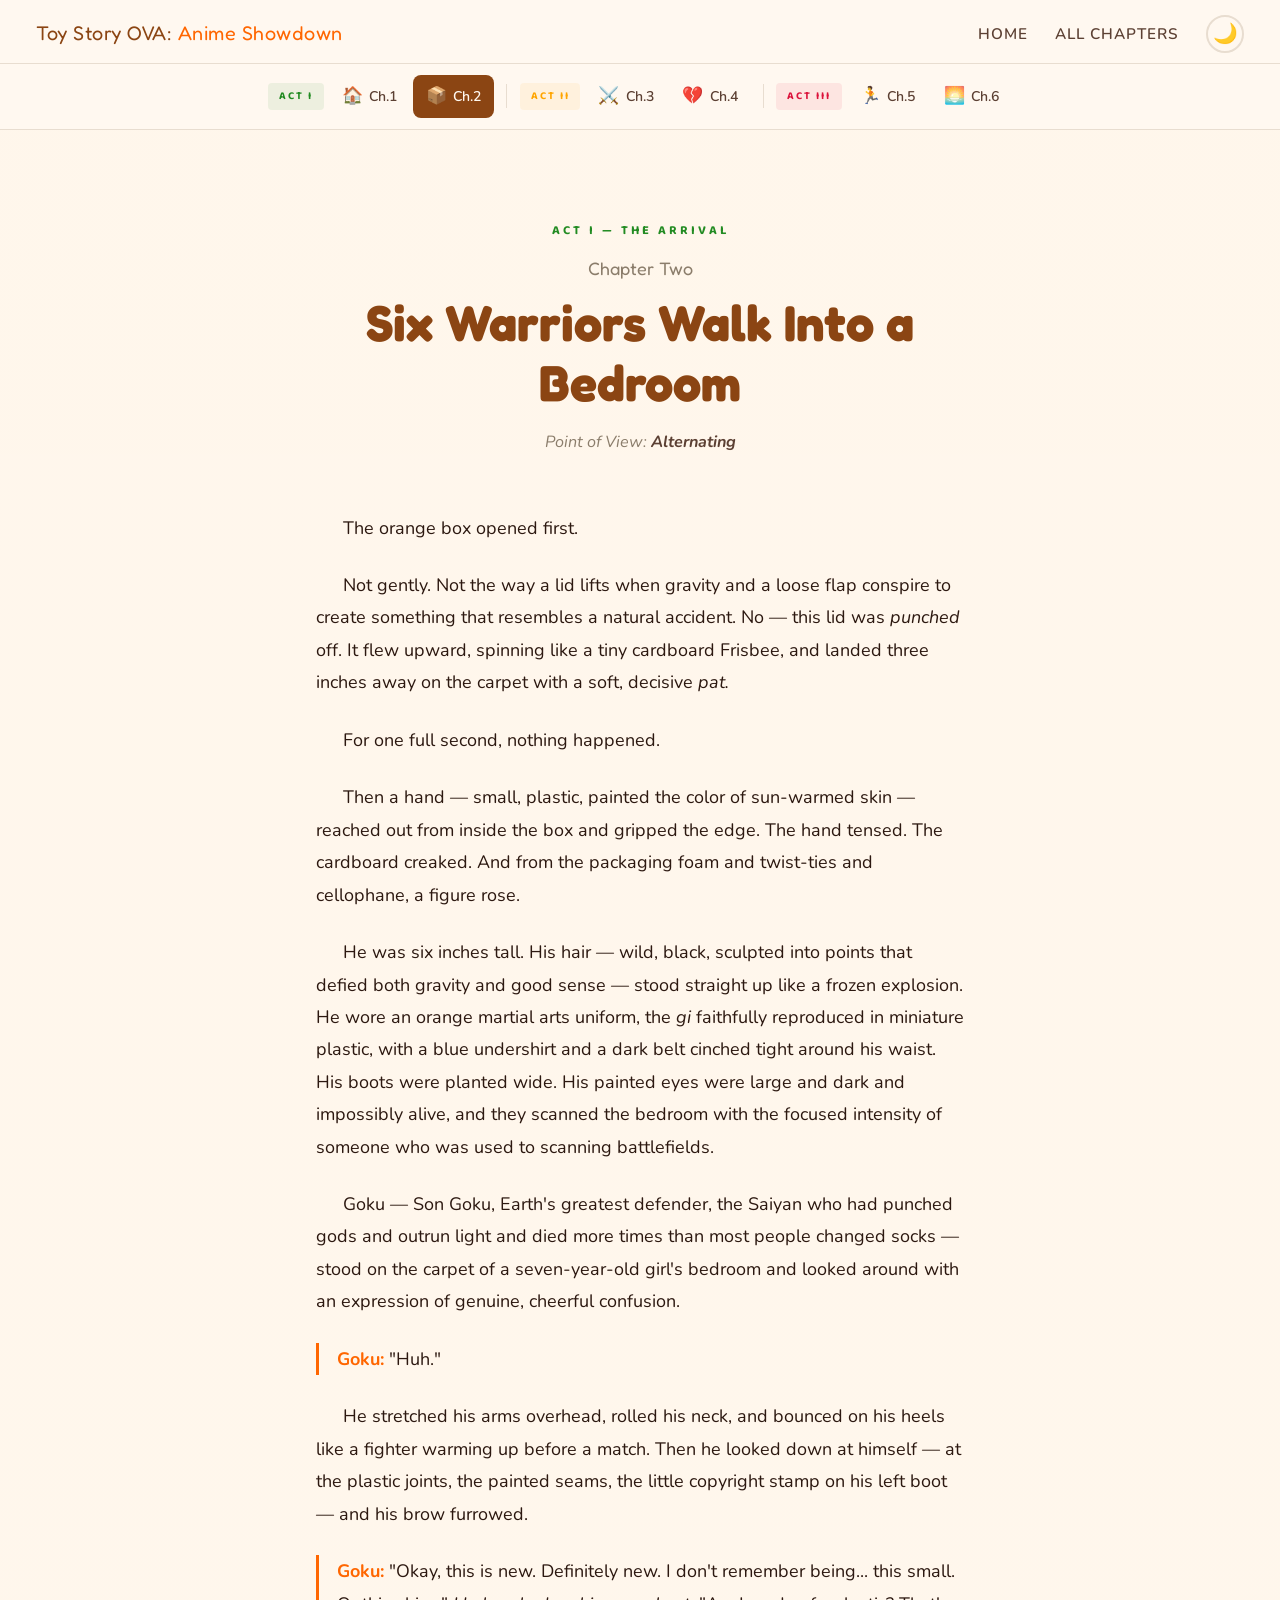
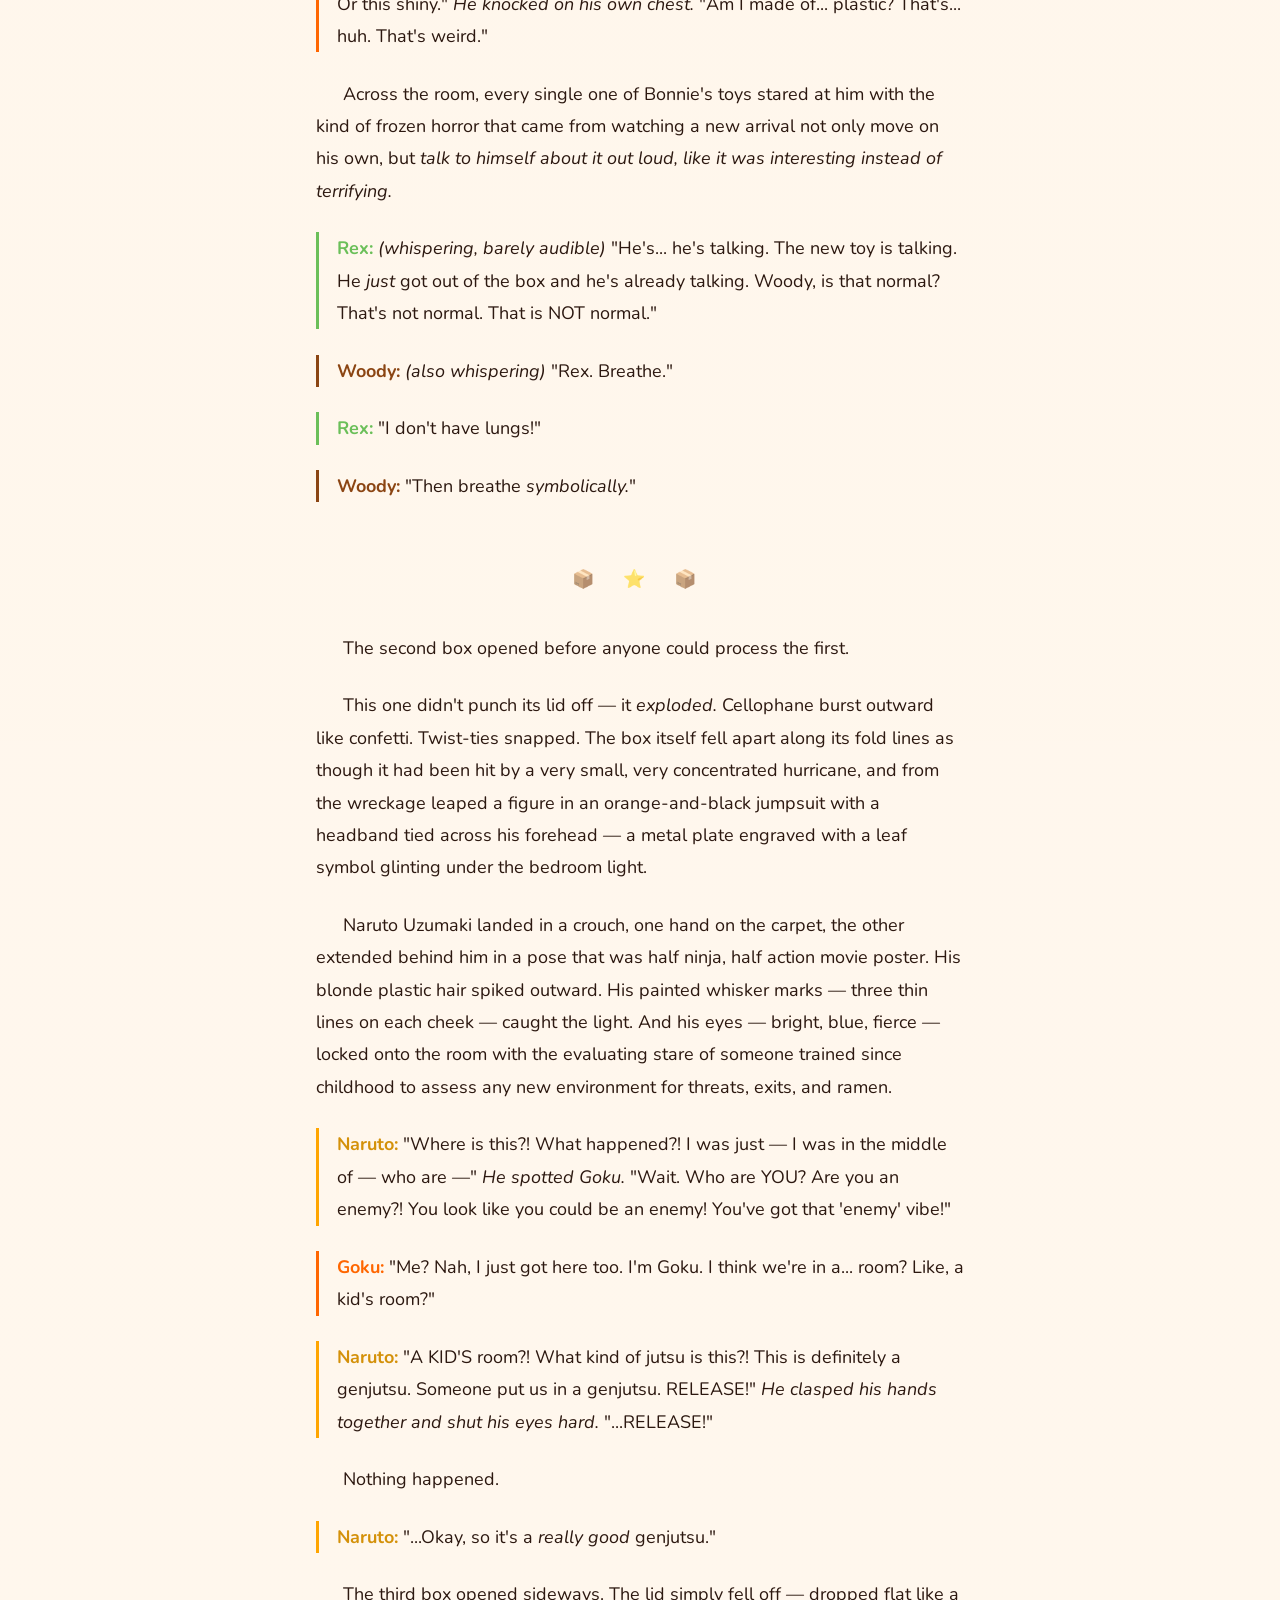
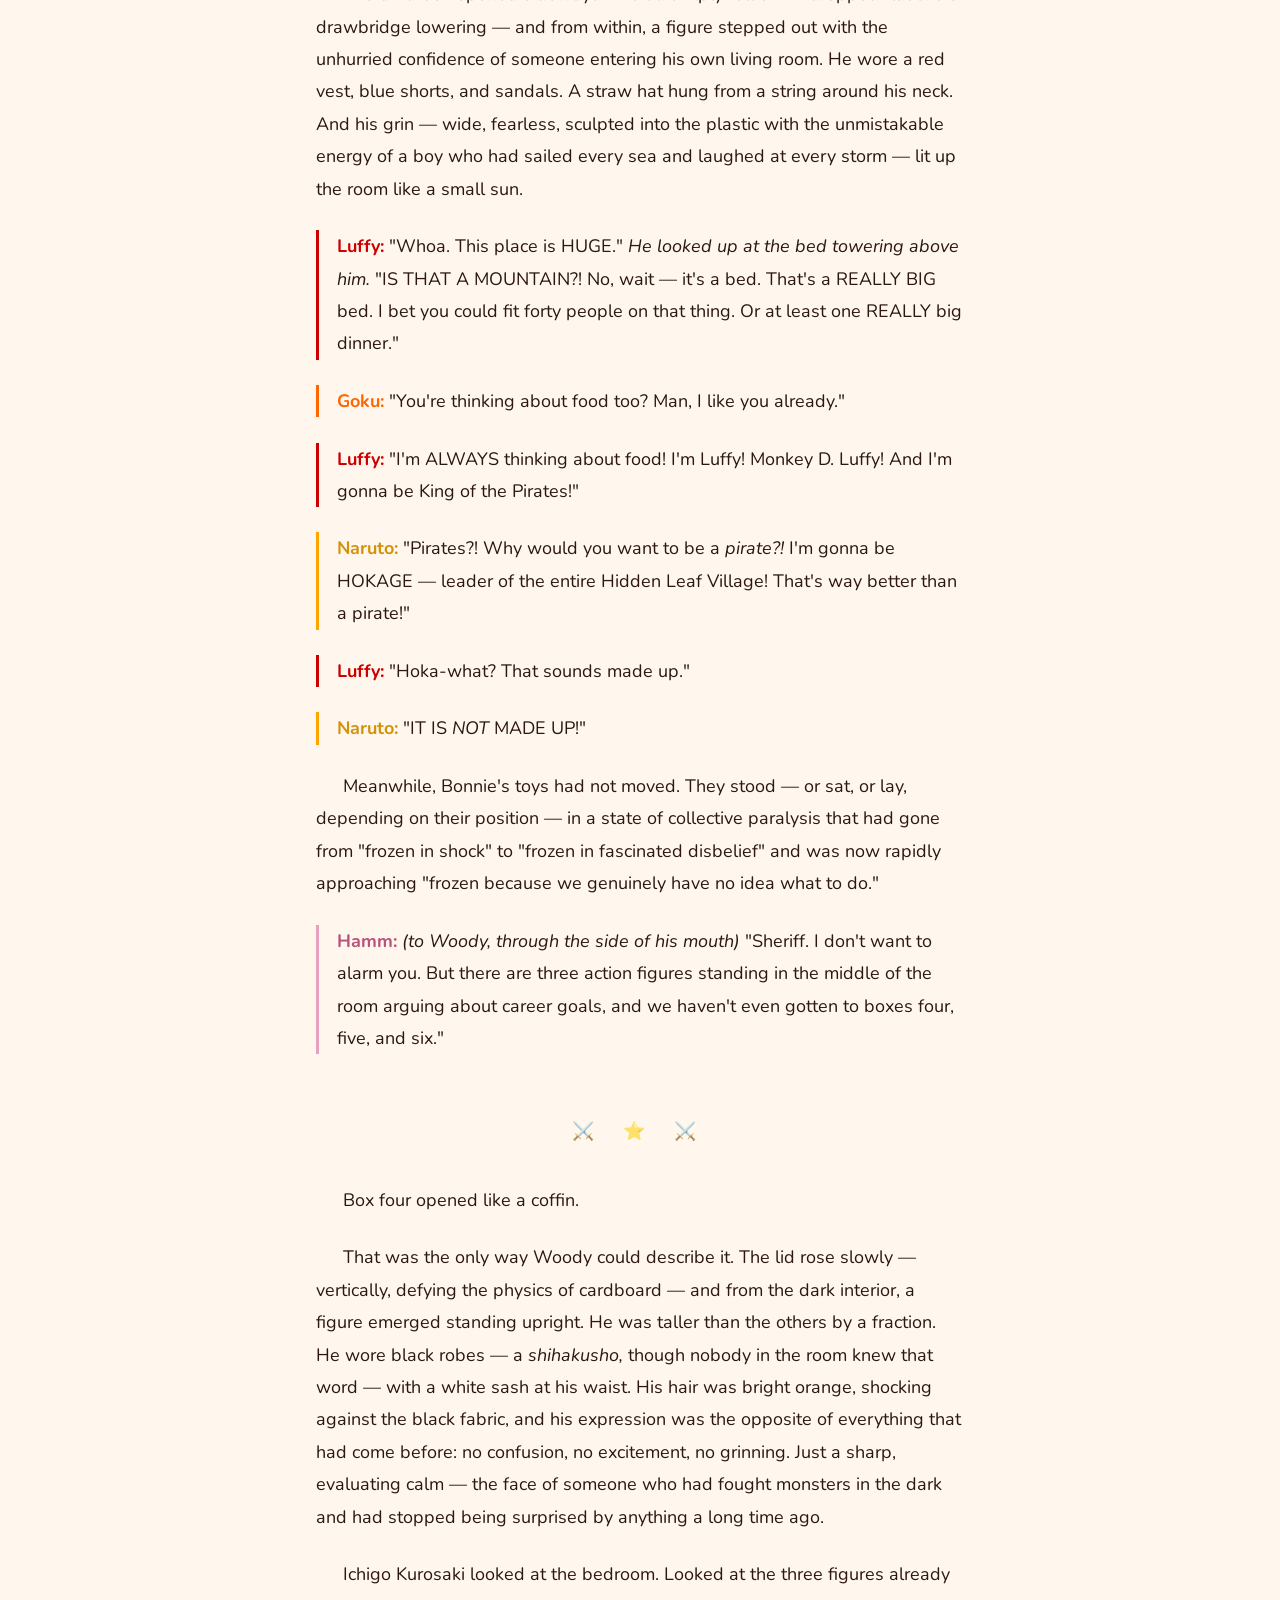
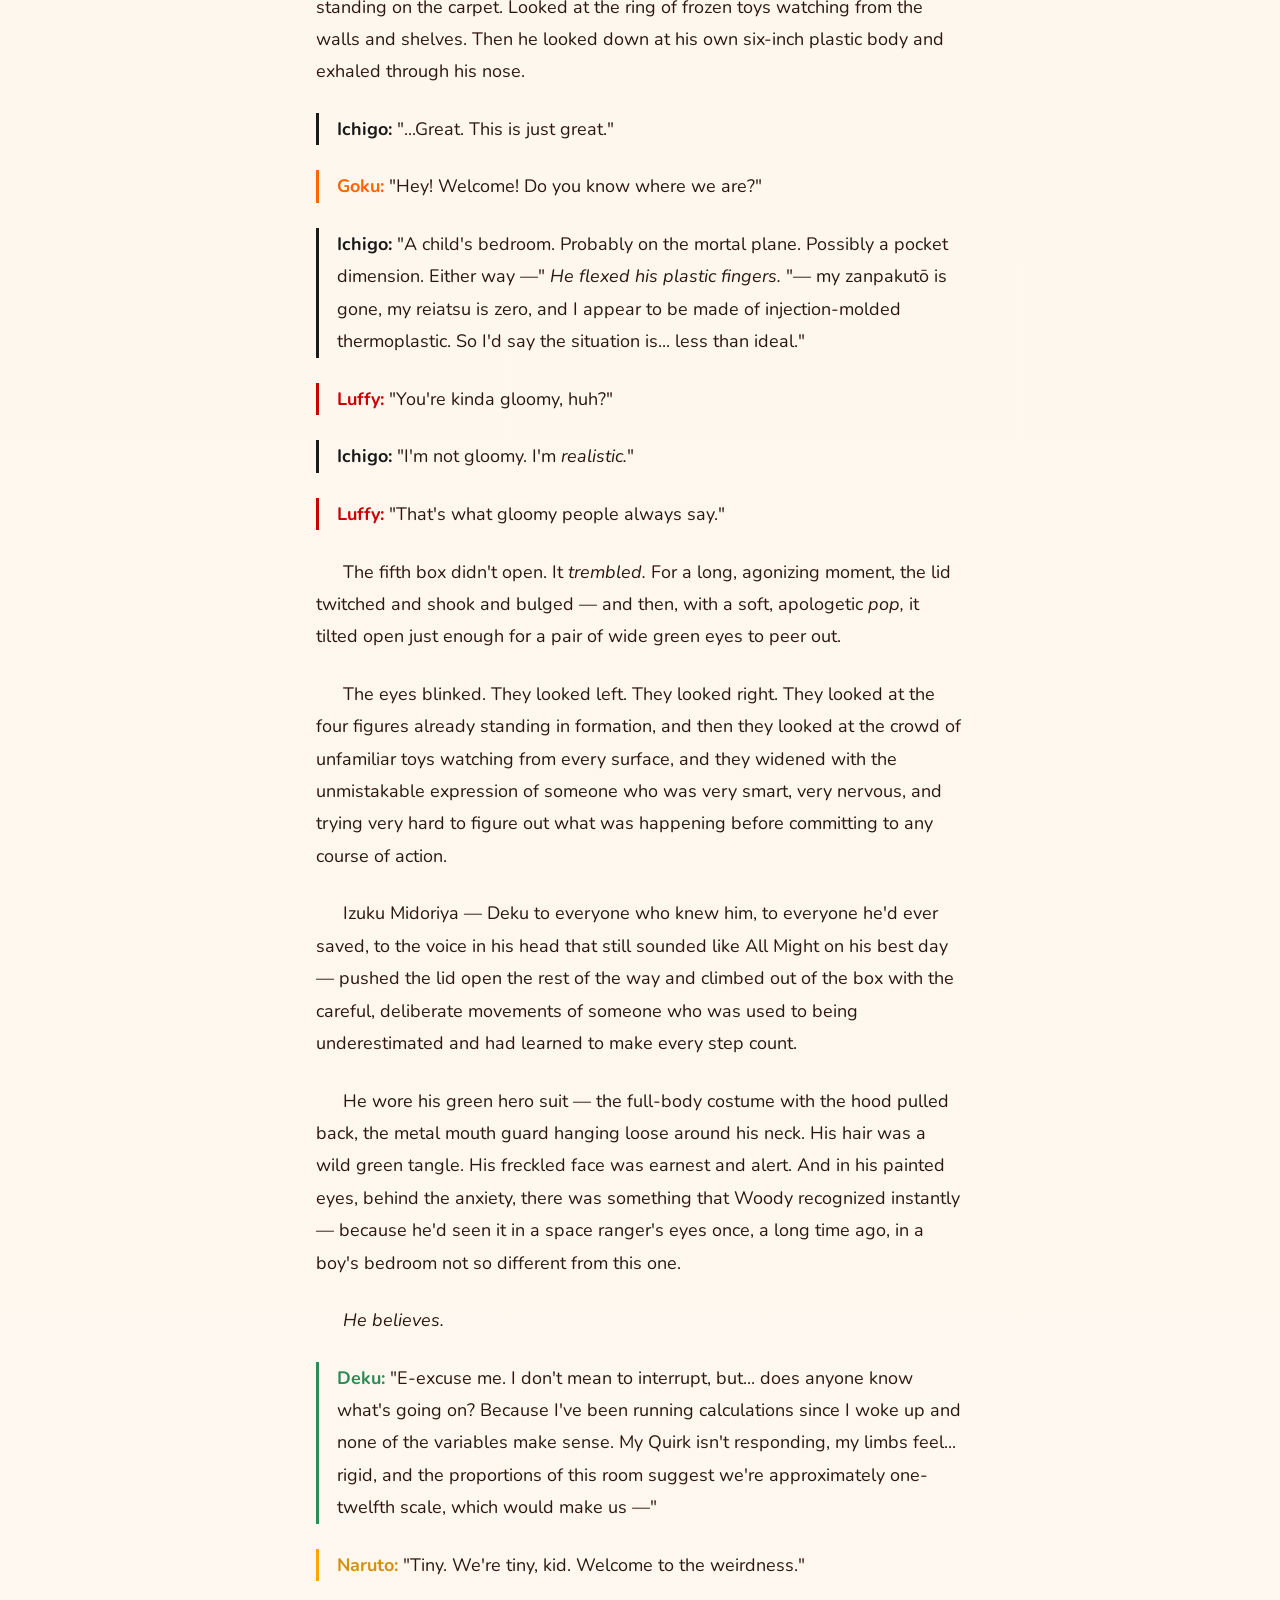
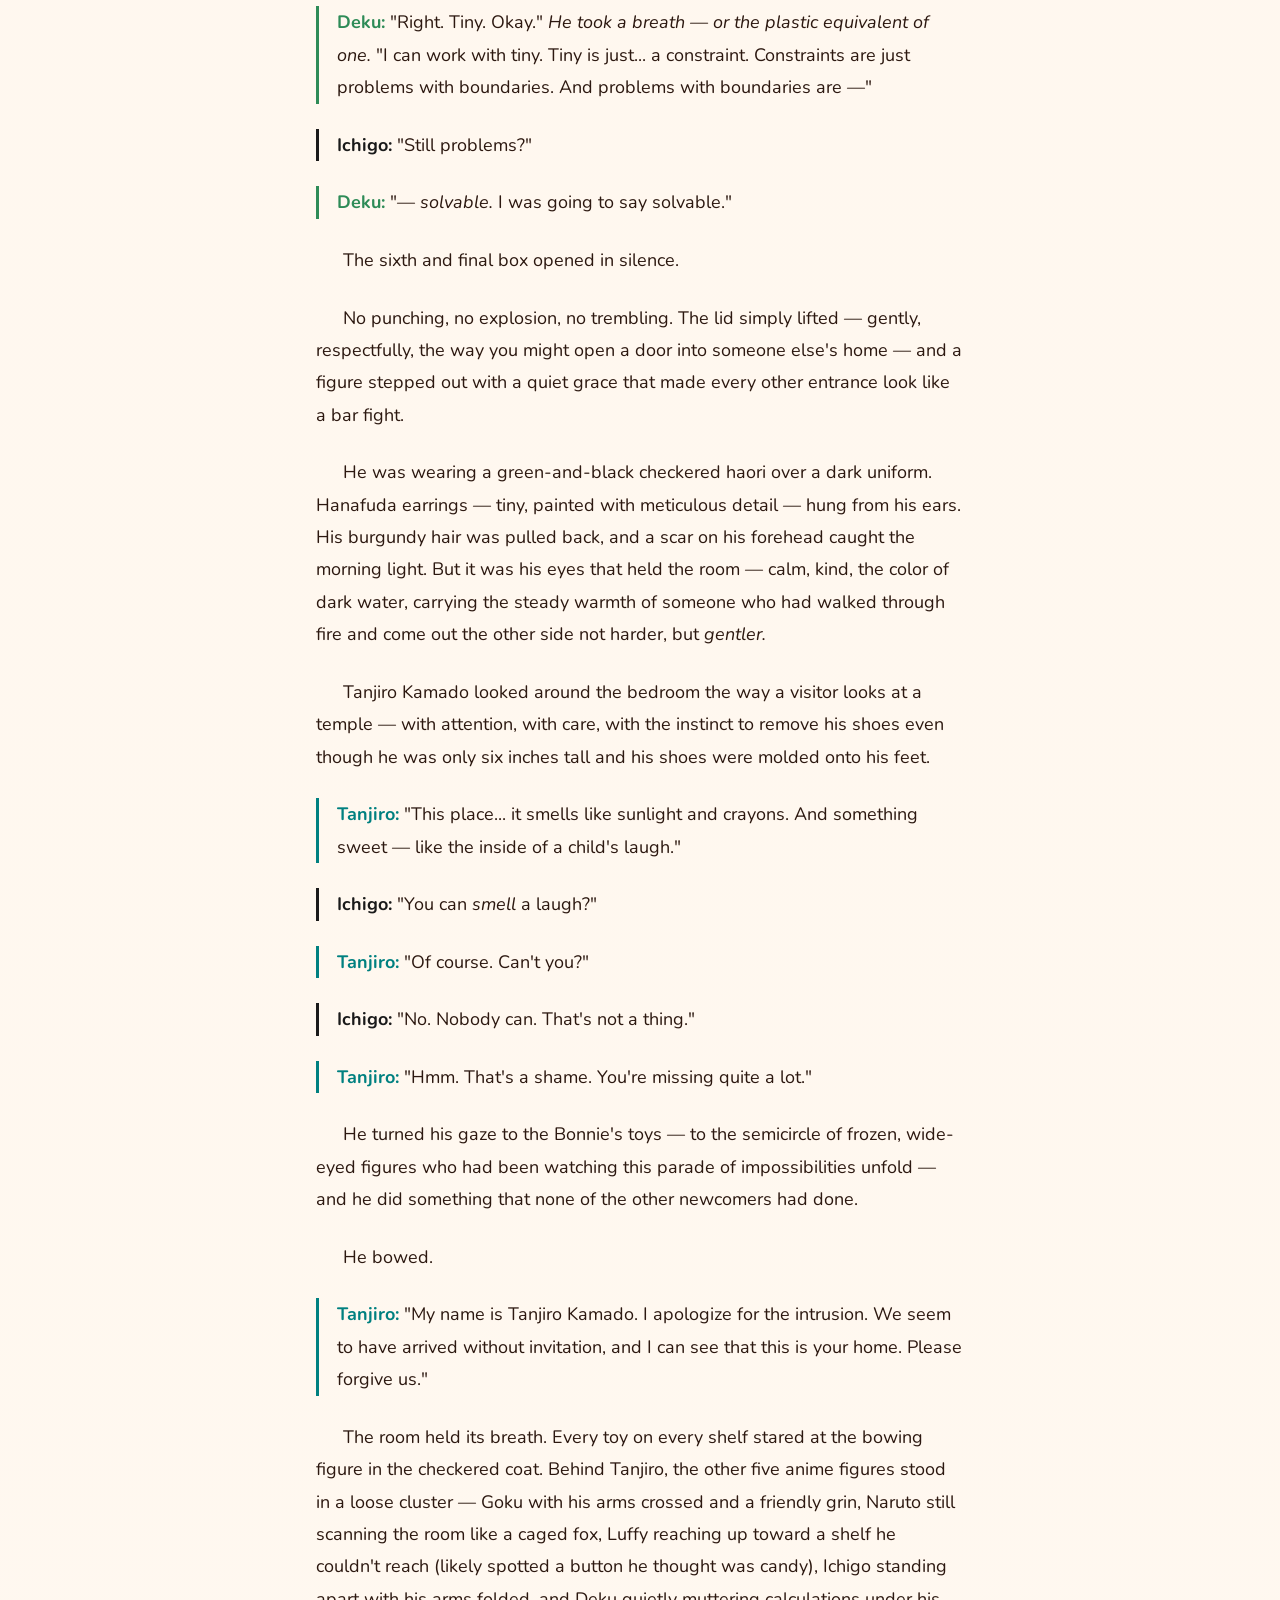
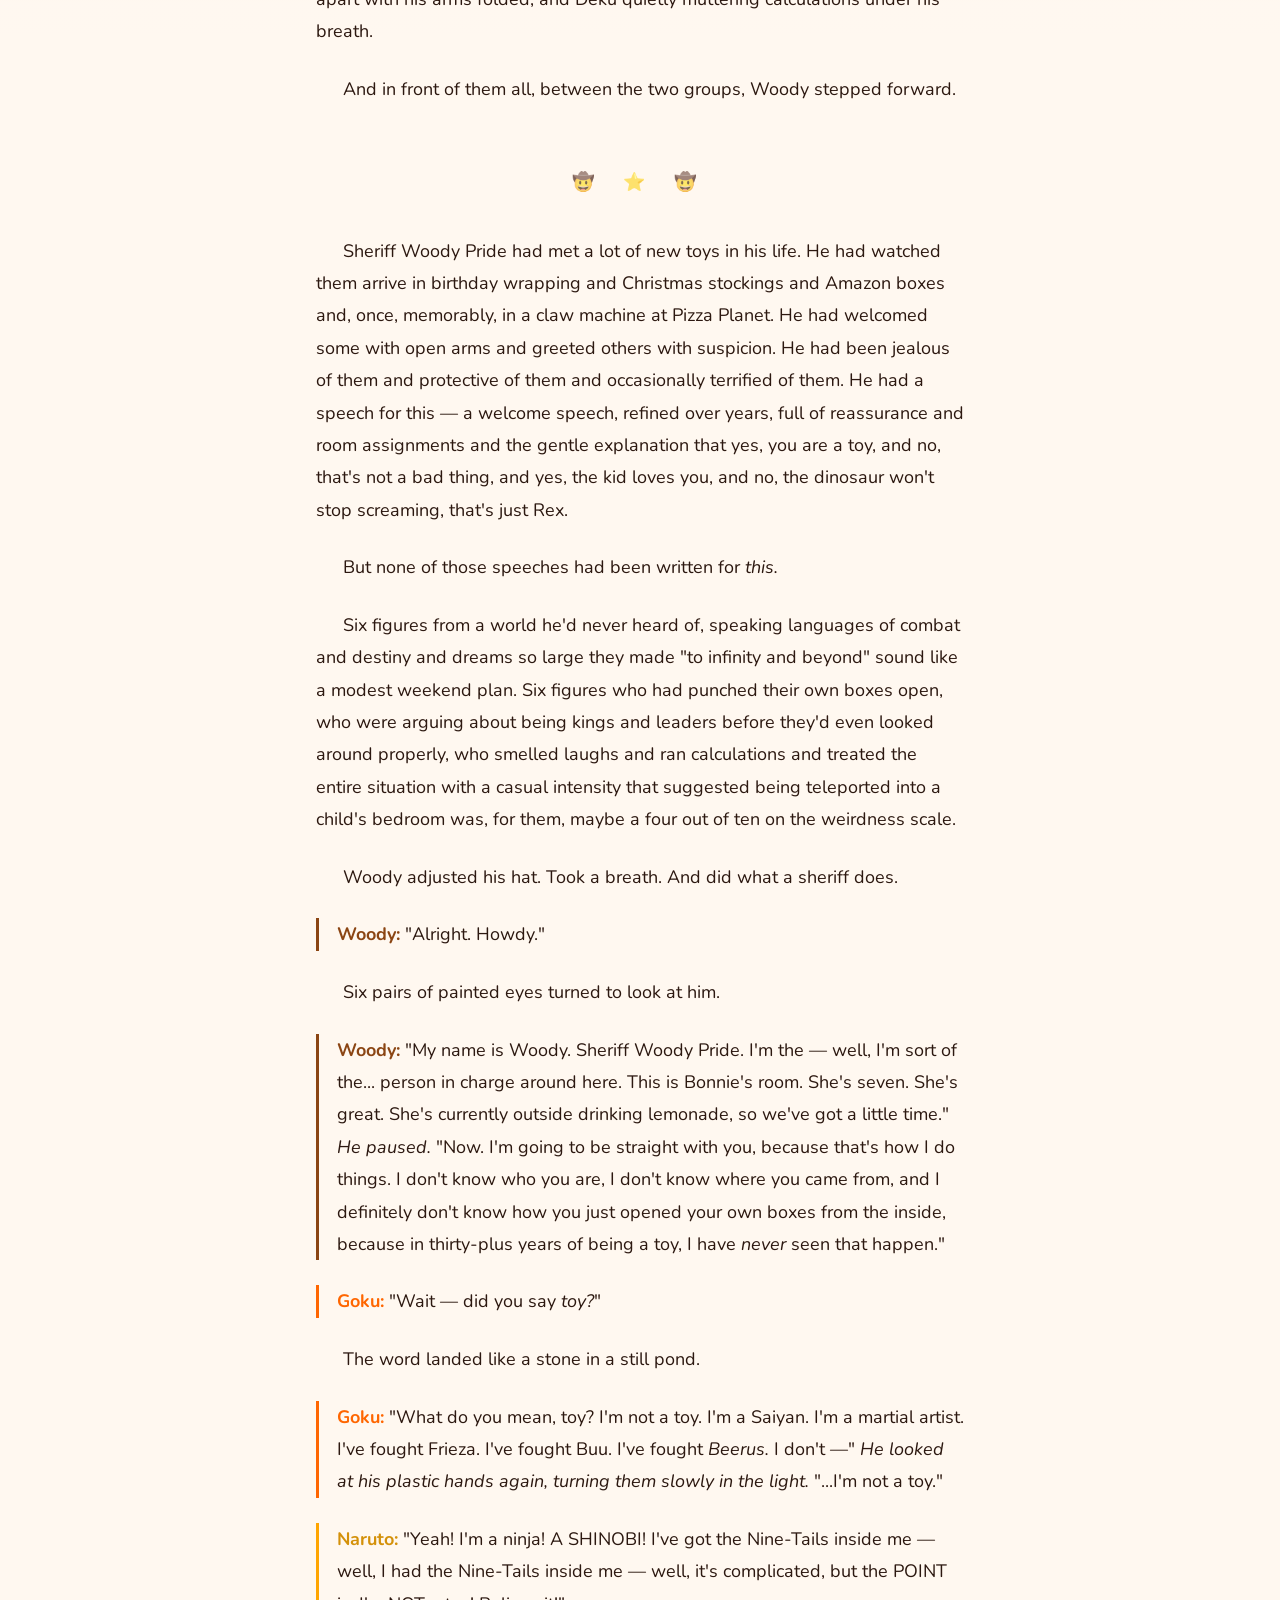
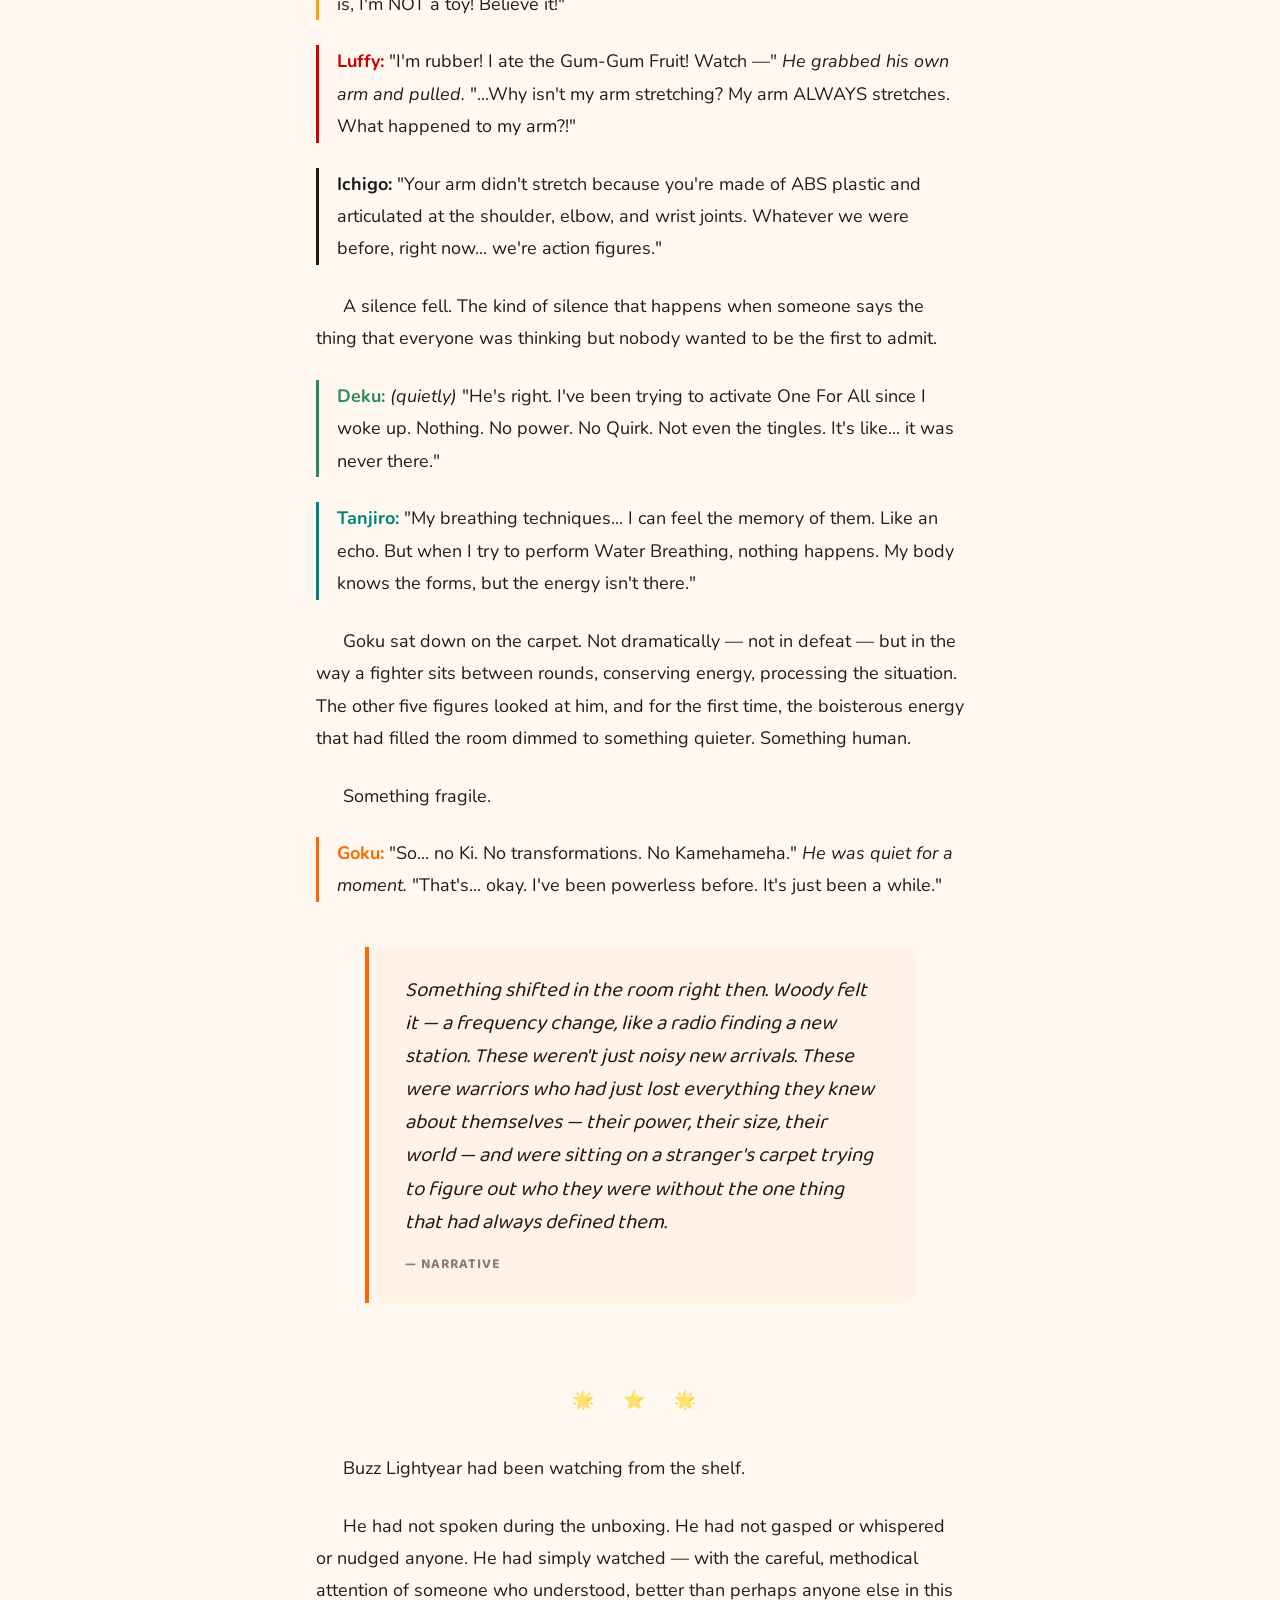
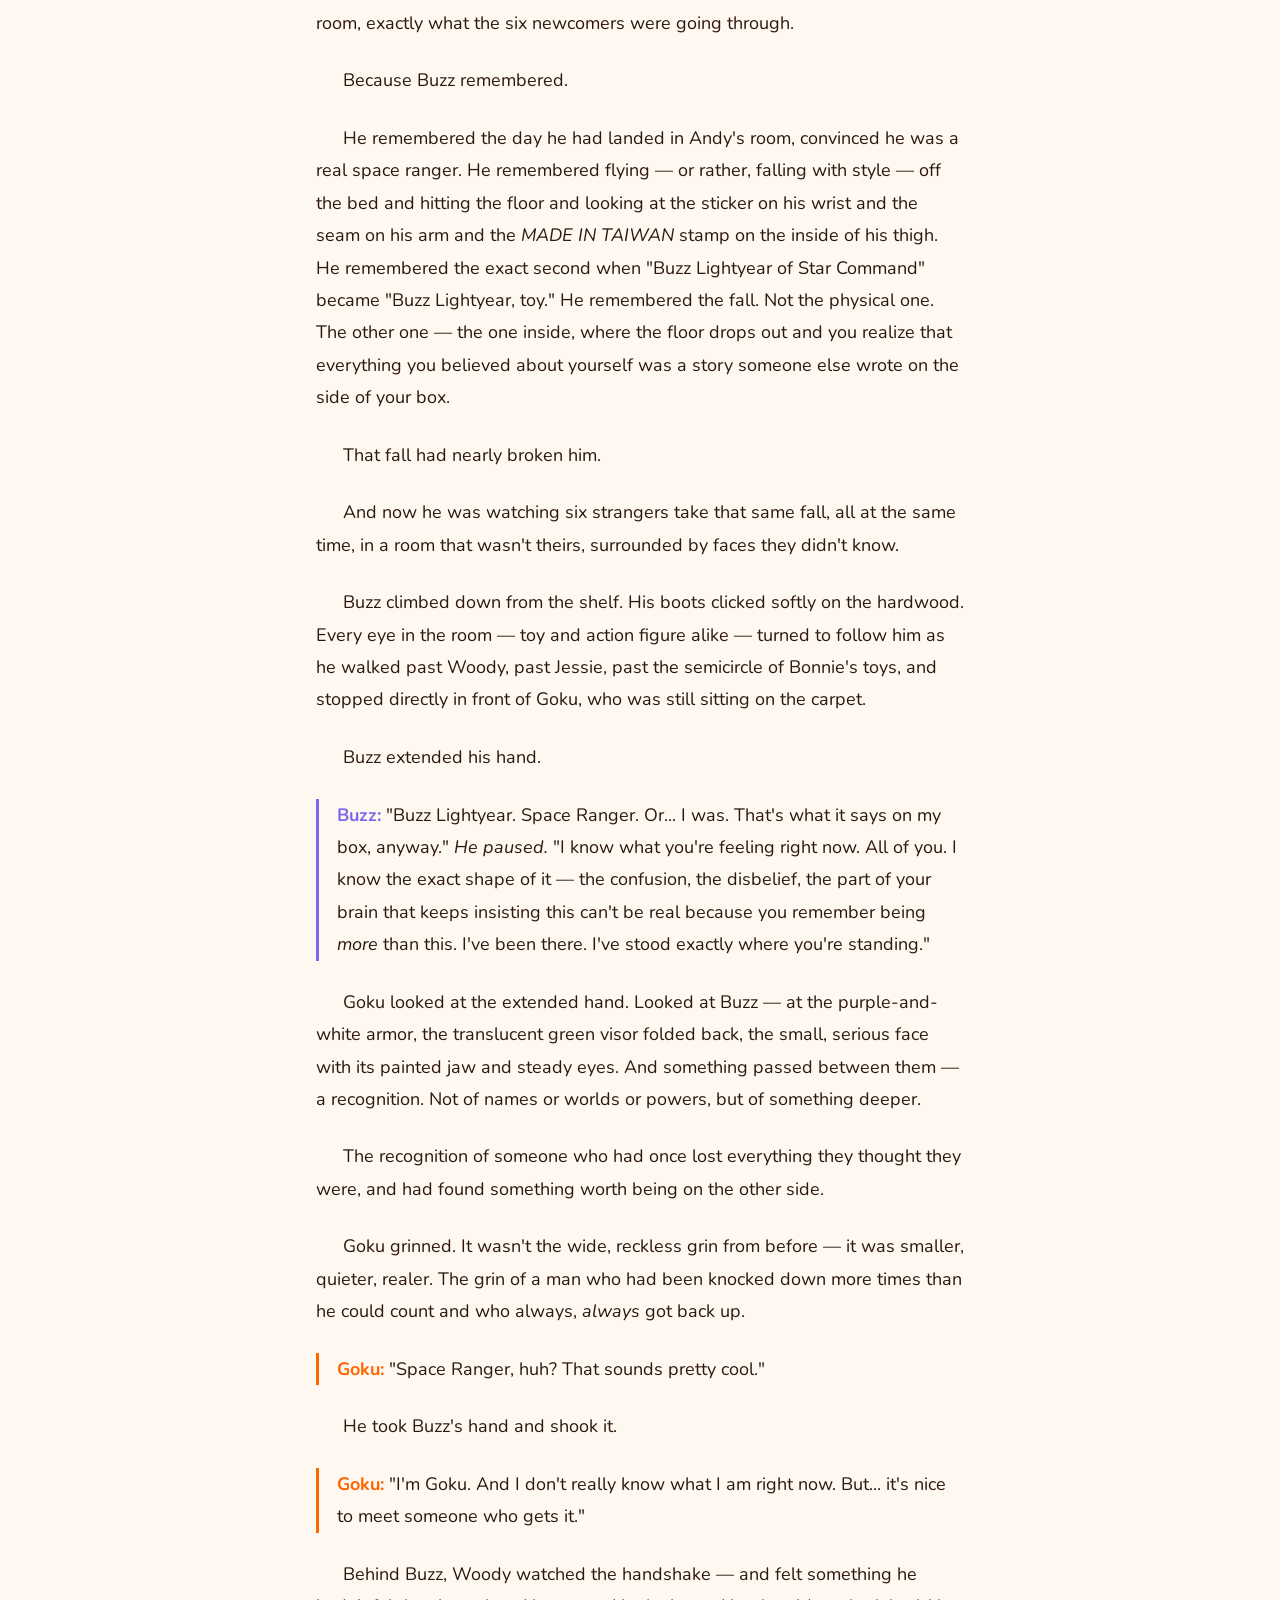
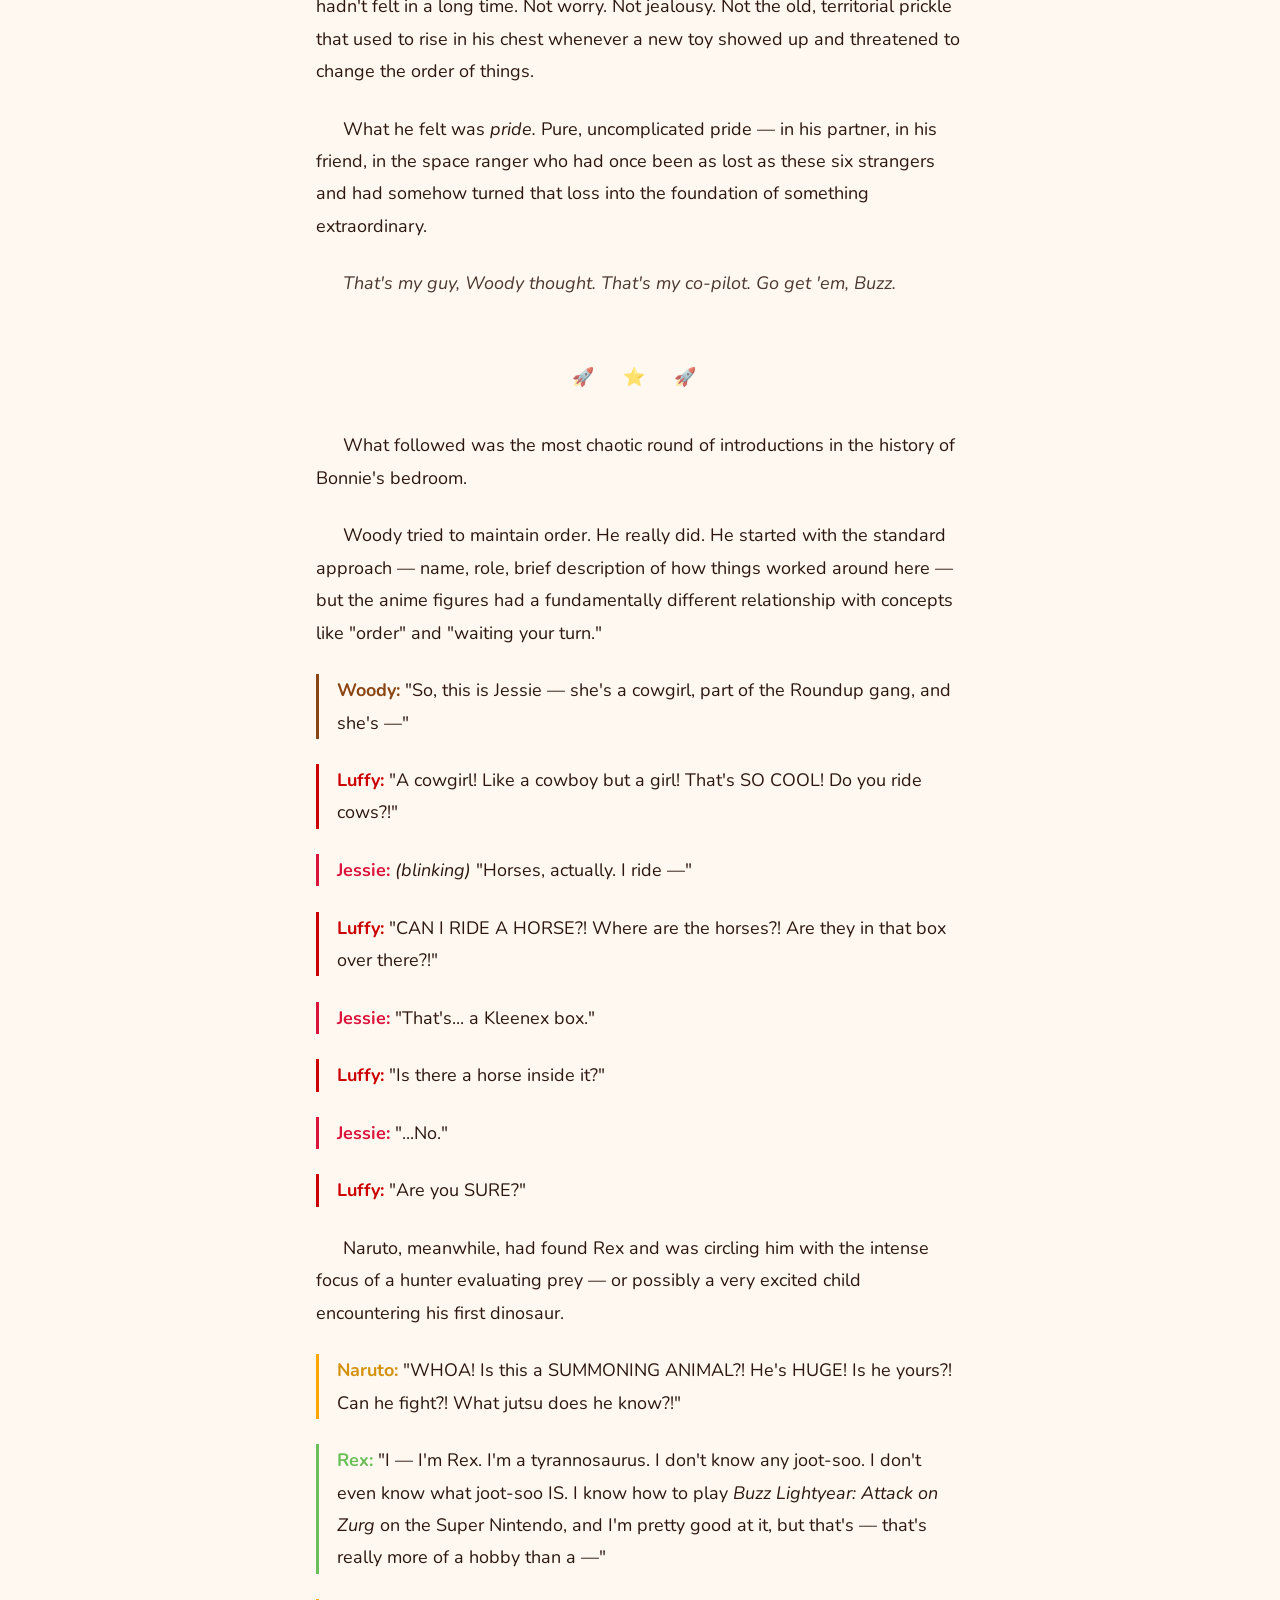
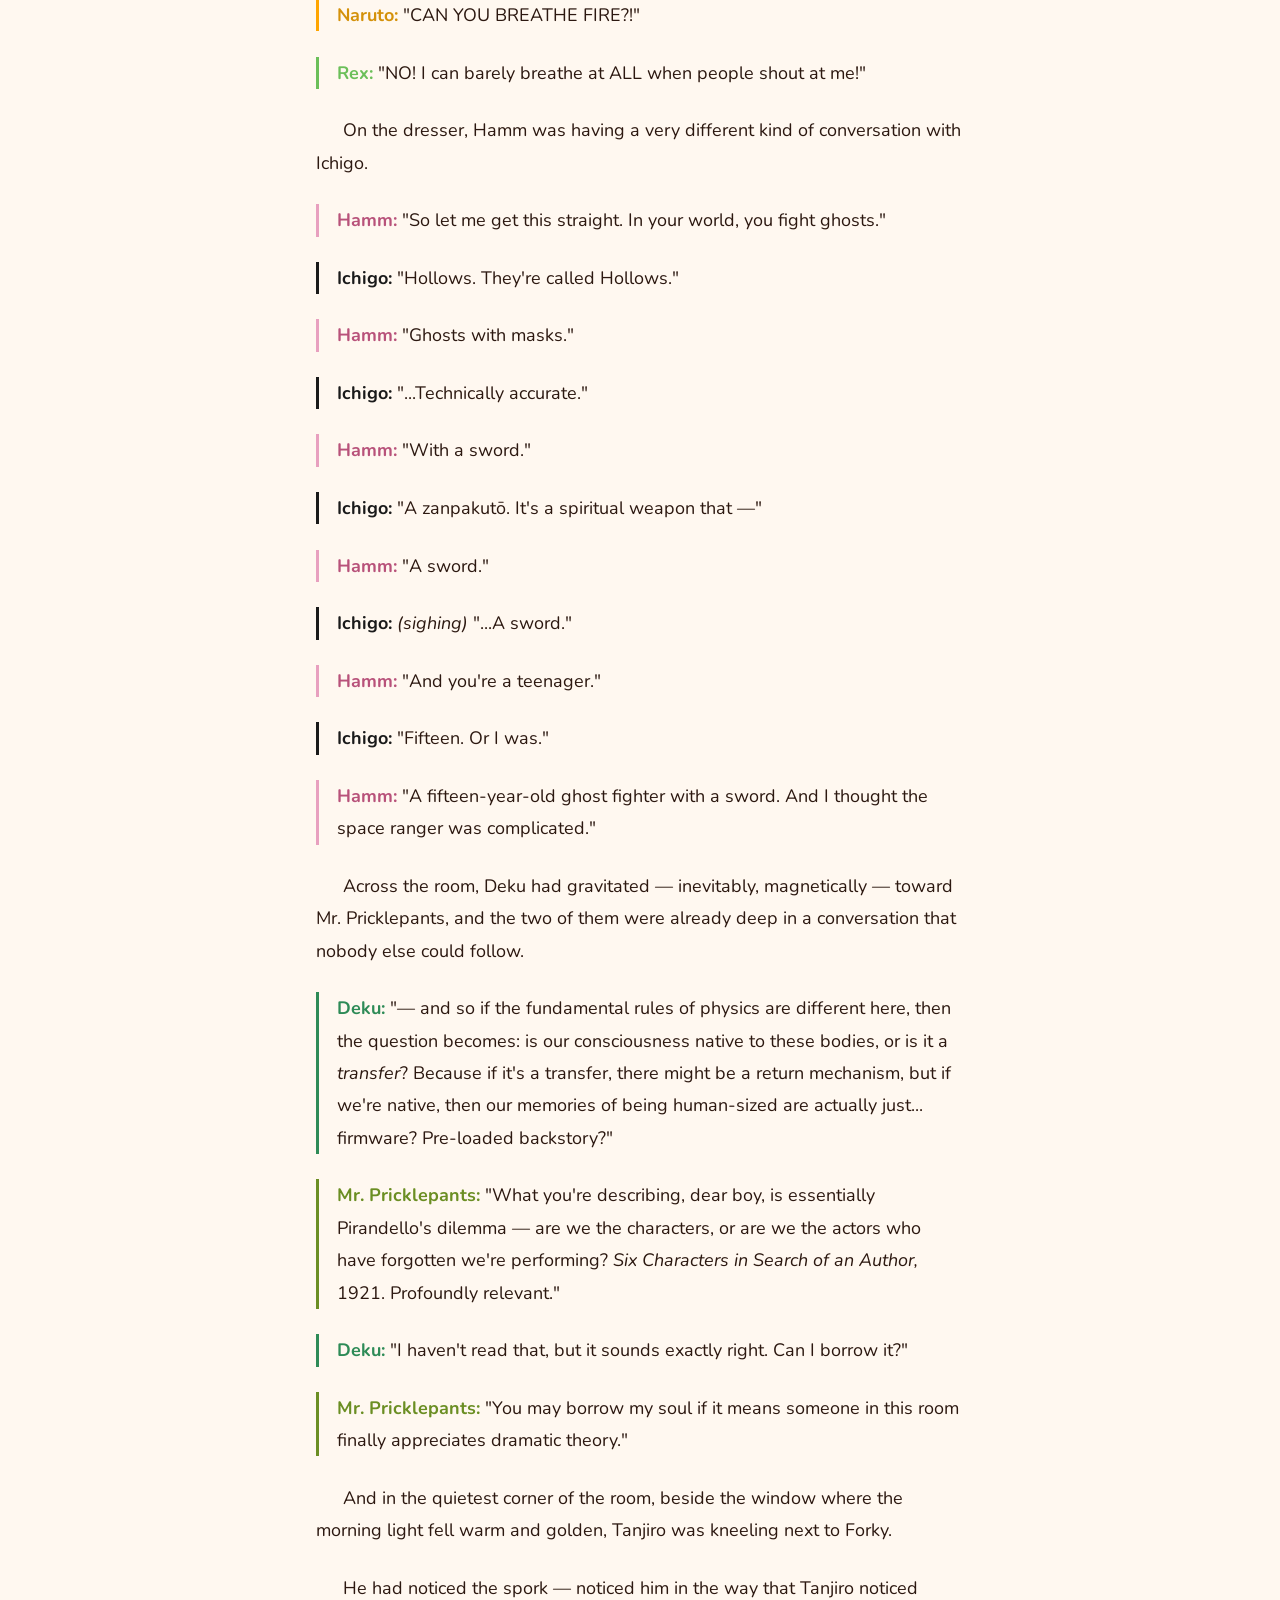
<file: chapters/chapter-2.html>
<!DOCTYPE html>
<html lang="en">
<head>
  <meta charset="UTF-8">
  <meta name="viewport" content="width=device-width, initial-scale=1.0">
  <title>Chapter 2: Six Warriors Walk Into a Bedroom — Toy Story OVA: Anime Showdown</title>
  <meta name="description" content="Chapter 2 of Toy Story OVA: Anime Showdown. The boxes burst open. Six anime action figures emerge — and they are NOT acting like normal new toys.">
  <link rel="stylesheet" href="../css/style.css">
  <link rel="stylesheet" href="../css/themes.css">
</head>
<body>

  <!-- Reading Progress Bar -->
  <div id="reading-progress" role="progressbar" aria-label="Reading progress"></div>

  <!-- Navigation -->
  <nav class="main-nav" role="navigation" aria-label="Main navigation">
    <a href="../index.html" class="nav-logo">
      Toy Story OVA: <span class="logo-accent">Anime Showdown</span>
    </a>

    <button class="hamburger" id="hamburger" aria-label="Toggle menu" aria-expanded="false">
      <span></span><span></span><span></span>
    </button>

    <ul class="nav-links" id="nav-links">
      <li><a href="../index.html">Home</a></li>
      <li><a href="../index.html#chapters">All Chapters</a></li>
      <li>
        <button class="dark-mode-toggle" id="dark-mode-toggle" aria-label="Toggle dark mode">🌙</button>
      </li>
    </ul>
  </nav>

  <!-- Chapter Navigation Strip -->
  <nav class="chapter-nav" aria-label="Chapter navigation">
    <div class="chapter-nav-inner">
      <span class="act-label act-i">Act I</span>
      <div class="act-group">
        <a href="chapter-1.html" class="chapter-link">
          <span class="ch-icon">🏠</span> Ch.1
        </a>
        <a href="chapter-2.html" class="chapter-link active">
          <span class="ch-icon">📦</span> Ch.2
        </a>
      </div>
      <span class="act-divider"></span>
      <span class="act-label act-ii">Act II</span>
      <div class="act-group">
        <a href="chapter-3.html" class="chapter-link"><span class="ch-icon">⚔️</span> Ch.3</a>
        <a href="#" class="chapter-link disabled"><span class="ch-icon">💔</span> Ch.4</a>
      </div>
      <span class="act-divider"></span>
      <span class="act-label act-iii">Act III</span>
      <div class="act-group">
        <a href="#" class="chapter-link disabled"><span class="ch-icon">🏃</span> Ch.5</a>
        <a href="#" class="chapter-link disabled"><span class="ch-icon">🌅</span> Ch.6</a>
      </div>
    </div>
  </nav>

  <!-- ============================== -->
  <!--         CHAPTER CONTENT         -->
  <!-- ============================== -->
  <main class="chapter-page" data-pov="ensemble">

    <!-- Chapter Header -->
    <header class="chapter-header">
      <div class="ch-act-label">Act I — The Arrival</div>
      <div class="ch-number">Chapter Two</div>
      <h1>Six Warriors Walk Into a Bedroom</h1>
      <p class="ch-pov">Point of View: <strong>Alternating</strong></p>
    </header>

    <!-- Chapter Body -->
    <article class="chapter-content">

      <!-- ════════════════════════════════════ -->
      <!--  SCENE 1: THE ORANGE BOX OPENS FIRST -->
      <!-- ════════════════════════════════════ -->

      <p>
        The orange box opened first.
      </p>

      <p>
        Not gently. Not the way a lid lifts when gravity and a loose flap conspire to create
        something that resembles a natural accident. No — this lid was <em>punched</em> off.
        It flew upward, spinning like a tiny cardboard Frisbee, and landed three inches away
        on the carpet with a soft, decisive <em>pat.</em>
      </p>

      <p>
        For one full second, nothing happened.
      </p>

      <p>
        Then a hand — small, plastic, painted the color of sun-warmed skin — reached out from
        inside the box and gripped the edge. The hand tensed. The cardboard creaked. And from
        the packaging foam and twist-ties and cellophane, a figure rose.
      </p>

      <p>
        He was six inches tall. His hair — wild, black, sculpted into points that defied both
        gravity and good sense — stood straight up like a frozen explosion. He wore an orange
        martial arts uniform, the <em>gi</em> faithfully reproduced in miniature plastic, with
        a blue undershirt and a dark belt cinched tight around his waist. His boots were planted
        wide. His painted eyes were large and dark and impossibly alive, and they scanned the
        bedroom with the focused intensity of someone who was used to scanning battlefields.
      </p>

      <p>
        Goku — Son Goku, Earth's greatest defender, the Saiyan who had punched gods and outrun
        light and died more times than most people changed socks — stood on the carpet of a
        seven-year-old girl's bedroom and looked around with an expression of genuine, cheerful
        confusion.
      </p>

      <p class="dialogue goku">
        <span class="speaker">Goku:</span> "Huh."
      </p>

      <p>
        He stretched his arms overhead, rolled his neck, and bounced on his heels like a fighter
        warming up before a match. Then he looked down at himself — at the plastic joints, the
        painted seams, the little copyright stamp on his left boot — and his brow furrowed.
      </p>

      <p class="dialogue goku">
        <span class="speaker">Goku:</span> "Okay, this is new. Definitely new. I don't
        remember being... this small. Or this shiny." <em>He knocked on his own chest.</em>
        "Am I made of... plastic? That's... huh. That's weird."
      </p>

      <p>
        Across the room, every single one of Bonnie's toys stared at him with the kind of
        frozen horror that came from watching a new arrival not only move on his own, but
        <em>talk to himself about it out loud, like it was interesting instead of terrifying.</em>
      </p>

      <p class="dialogue rex">
        <span class="speaker">Rex:</span> <em>(whispering, barely audible)</em> "He's...
        he's talking. The new toy is talking. He <em>just</em> got out of the box and he's
        already talking. Woody, is that normal? That's not normal. That is NOT normal."
      </p>

      <p class="dialogue woody">
        <span class="speaker">Woody:</span> <em>(also whispering)</em> "Rex. Breathe."
      </p>

      <p class="dialogue rex">
        <span class="speaker">Rex:</span> "I don't have lungs!"
      </p>

      <p class="dialogue woody">
        <span class="speaker">Woody:</span> "Then breathe <em>symbolically.</em>"
      </p>

      <div class="scene-break icon-break">📦 ⭐ 📦</div>

      <!-- ══════════════════════════════════ -->
      <!--  SCENE 2: THE REST OF THEM         -->
      <!-- ══════════════════════════════════ -->

      <p>
        The second box opened before anyone could process the first.
      </p>

      <p>
        This one didn't punch its lid off — it <em>exploded.</em> Cellophane burst outward
        like confetti. Twist-ties snapped. The box itself fell apart along its fold lines as
        though it had been hit by a very small, very concentrated hurricane, and from the
        wreckage leaped a figure in an orange-and-black jumpsuit with a headband tied across
        his forehead — a metal plate engraved with a leaf symbol glinting under the bedroom
        light.
      </p>

      <p>
        Naruto Uzumaki landed in a crouch, one hand on the carpet, the other extended behind
        him in a pose that was half ninja, half action movie poster. His blonde plastic hair
        spiked outward. His painted whisker marks — three thin lines on each cheek — caught the
        light. And his eyes — bright, blue, fierce — locked onto the room with the evaluating
        stare of someone trained since childhood to assess any new environment for threats,
        exits, and ramen.
      </p>

      <p class="dialogue naruto">
        <span class="speaker">Naruto:</span> "Where is this?! What happened?! I was just —
        I was in the middle of — who are —" <em>He spotted Goku.</em> "Wait. Who are YOU?
        Are you an enemy?! You look like you could be an enemy! You've got that 'enemy' vibe!"
      </p>

      <p class="dialogue goku">
        <span class="speaker">Goku:</span> "Me? Nah, I just got here too. I'm Goku. I think
        we're in a... room? Like, a kid's room?"
      </p>

      <p class="dialogue naruto">
        <span class="speaker">Naruto:</span> "A KID'S room?! What kind of jutsu is this?!
        This is definitely a genjutsu. Someone put us in a genjutsu. RELEASE!" <em>He clasped
        his hands together and shut his eyes hard.</em> "...RELEASE!"
      </p>

      <p>
        Nothing happened.
      </p>

      <p class="dialogue naruto">
        <span class="speaker">Naruto:</span> "...Okay, so it's a <em>really good</em> genjutsu."
      </p>

      <p>
        The third box opened sideways. The lid simply fell off — dropped flat like a drawbridge
        lowering — and from within, a figure stepped out with the unhurried confidence of someone
        entering his own living room. He wore a red vest, blue shorts, and sandals. A straw hat
        hung from a string around his neck. And his grin — wide, fearless, sculpted into the
        plastic with the unmistakable energy of a boy who had sailed every sea and laughed at
        every storm — lit up the room like a small sun.
      </p>

      <p class="dialogue luffy">
        <span class="speaker">Luffy:</span> "Whoa. This place is HUGE." <em>He looked up at the
        bed towering above him.</em> "IS THAT A MOUNTAIN?! No, wait — it's a bed. That's a
        REALLY BIG bed. I bet you could fit forty people on that thing. Or at least one REALLY
        big dinner."
      </p>

      <p class="dialogue goku">
        <span class="speaker">Goku:</span> "You're thinking about food too? Man, I like you already."
      </p>

      <p class="dialogue luffy">
        <span class="speaker">Luffy:</span> "I'm ALWAYS thinking about food! I'm Luffy!
        Monkey D. Luffy! And I'm gonna be King of the Pirates!"
      </p>

      <p class="dialogue naruto">
        <span class="speaker">Naruto:</span> "Pirates?! Why would you want to be a <em>pirate?!</em>
        I'm gonna be HOKAGE — leader of the entire Hidden Leaf Village! That's way better than
        a pirate!"
      </p>

      <p class="dialogue luffy">
        <span class="speaker">Luffy:</span> "Hoka-what? That sounds made up."
      </p>

      <p class="dialogue naruto">
        <span class="speaker">Naruto:</span> "IT IS <em>NOT</em> MADE UP!"
      </p>

      <p>
        Meanwhile, Bonnie's toys had not moved. They stood — or sat, or lay, depending on
        their position — in a state of collective paralysis that had gone from "frozen in shock"
        to "frozen in fascinated disbelief" and was now rapidly approaching "frozen because we
        genuinely have no idea what to do."
      </p>

      <p class="dialogue hamm">
        <span class="speaker">Hamm:</span> <em>(to Woody, through the side of his mouth)</em>
        "Sheriff. I don't want to alarm you. But there are three action figures standing in the
        middle of the room arguing about career goals, and we haven't even gotten to boxes
        four, five, and six."
      </p>

      <div class="scene-break icon-break">⚔️ ⭐ ⚔️</div>

      <!-- ═══════════════════════════════════ -->
      <!--  SCENE 3: ICHIGO, DEKU, AND TANJIRO -->
      <!-- ═══════════════════════════════════ -->

      <p>
        Box four opened like a coffin.
      </p>

      <p>
        That was the only way Woody could describe it. The lid rose slowly — vertically, defying
        the physics of cardboard — and from the dark interior, a figure emerged standing upright.
        He was taller than the others by a fraction. He wore black robes — a <em>shihakusho,</em>
        though nobody in the room knew that word — with a white sash at his waist. His hair was
        bright orange, shocking against the black fabric, and his expression was the opposite of
        everything that had come before: no confusion, no excitement, no grinning. Just a sharp,
        evaluating calm — the face of someone who had fought monsters in the dark and had stopped
        being surprised by anything a long time ago.
      </p>

      <p>
        Ichigo Kurosaki looked at the bedroom. Looked at the three figures already standing on
        the carpet. Looked at the ring of frozen toys watching from the walls and shelves. Then
        he looked down at his own six-inch plastic body and exhaled through his nose.
      </p>

      <p class="dialogue ichigo">
        <span class="speaker">Ichigo:</span> "...Great. This is just great."
      </p>

      <p class="dialogue goku">
        <span class="speaker">Goku:</span> "Hey! Welcome! Do you know where we are?"
      </p>

      <p class="dialogue ichigo">
        <span class="speaker">Ichigo:</span> "A child's bedroom. Probably on the mortal plane.
        Possibly a pocket dimension. Either way —" <em>He flexed his plastic fingers.</em>
        "— my zanpakutō is gone, my reiatsu is zero, and I appear to be made of injection-molded
        thermoplastic. So I'd say the situation is... less than ideal."
      </p>

      <p class="dialogue luffy">
        <span class="speaker">Luffy:</span> "You're kinda gloomy, huh?"
      </p>

      <p class="dialogue ichigo">
        <span class="speaker">Ichigo:</span> "I'm not gloomy. I'm <em>realistic.</em>"
      </p>

      <p class="dialogue luffy">
        <span class="speaker">Luffy:</span> "That's what gloomy people always say."
      </p>

      <p>
        The fifth box didn't open. It <em>trembled.</em> For a long, agonizing moment, the lid
        twitched and shook and bulged — and then, with a soft, apologetic <em>pop,</em> it
        tilted open just enough for a pair of wide green eyes to peer out.
      </p>

      <p>
        The eyes blinked. They looked left. They looked right. They looked at the four figures
        already standing in formation, and then they looked at the crowd of unfamiliar toys
        watching from every surface, and they widened with the unmistakable expression of someone
        who was very smart, very nervous, and trying very hard to figure out what was happening
        before committing to any course of action.
      </p>

      <p>
        Izuku Midoriya — Deku to everyone who knew him, to everyone he'd ever saved, to the
        voice in his head that still sounded like All Might on his best day — pushed the lid
        open the rest of the way and climbed out of the box with the careful, deliberate movements
        of someone who was used to being underestimated and had learned to make every step count.
      </p>

      <p>
        He wore his green hero suit — the full-body costume with the hood pulled back, the metal
        mouth guard hanging loose around his neck. His hair was a wild green tangle. His freckled
        face was earnest and alert. And in his painted eyes, behind the anxiety, there was something
        that Woody recognized instantly — because he'd seen it in a space ranger's eyes once, a
        long time ago, in a boy's bedroom not so different from this one.
      </p>

      <p>
        <em>He believes.</em>
      </p>

      <p class="dialogue deku">
        <span class="speaker">Deku:</span> "E-excuse me. I don't mean to interrupt, but...
        does anyone know what's going on? Because I've been running calculations since I woke up
        and none of the variables make sense. My Quirk isn't responding, my limbs feel... rigid,
        and the proportions of this room suggest we're approximately one-twelfth scale, which would
        make us —"
      </p>

      <p class="dialogue naruto">
        <span class="speaker">Naruto:</span> "Tiny. We're tiny, kid. Welcome to the weirdness."
      </p>

      <p class="dialogue deku">
        <span class="speaker">Deku:</span> "Right. Tiny. Okay." <em>He took a breath — or the
        plastic equivalent of one.</em> "I can work with tiny. Tiny is just... a constraint.
        Constraints are just problems with boundaries. And problems with boundaries are —"
      </p>

      <p class="dialogue ichigo">
        <span class="speaker">Ichigo:</span> "Still problems?"
      </p>

      <p class="dialogue deku">
        <span class="speaker">Deku:</span> "— <em>solvable.</em> I was going to say solvable."
      </p>

      <p>
        The sixth and final box opened in silence.
      </p>

      <p>
        No punching, no explosion, no trembling. The lid simply lifted — gently, respectfully,
        the way you might open a door into someone else's home — and a figure stepped out with
        a quiet grace that made every other entrance look like a bar fight.
      </p>

      <p>
        He was wearing a green-and-black checkered haori over a dark uniform. Hanafuda earrings —
        tiny, painted with meticulous detail — hung from his ears. His burgundy hair was pulled
        back, and a scar on his forehead caught the morning light. But it was his eyes that held
        the room — calm, kind, the color of dark water, carrying the steady warmth of someone who
        had walked through fire and come out the other side not harder, but <em>gentler.</em>
      </p>

      <p>
        Tanjiro Kamado looked around the bedroom the way a visitor looks at a temple — with
        attention, with care, with the instinct to remove his shoes even though he was only
        six inches tall and his shoes were molded onto his feet.
      </p>

      <p class="dialogue tanjiro">
        <span class="speaker">Tanjiro:</span> "This place... it smells like sunlight and crayons.
        And something sweet — like the inside of a child's laugh."
      </p>

      <p class="dialogue ichigo">
        <span class="speaker">Ichigo:</span> "You can <em>smell</em> a laugh?"
      </p>

      <p class="dialogue tanjiro">
        <span class="speaker">Tanjiro:</span> "Of course. Can't you?"
      </p>

      <p class="dialogue ichigo">
        <span class="speaker">Ichigo:</span> "No. Nobody can. That's not a thing."
      </p>

      <p class="dialogue tanjiro">
        <span class="speaker">Tanjiro:</span> "Hmm. That's a shame. You're missing quite a lot."
      </p>

      <p>
        He turned his gaze to the Bonnie's toys — to the semicircle of frozen, wide-eyed figures
        who had been watching this parade of impossibilities unfold — and he did something that
        none of the other newcomers had done.
      </p>

      <p>
        He bowed.
      </p>

      <p class="dialogue tanjiro">
        <span class="speaker">Tanjiro:</span> "My name is Tanjiro Kamado. I apologize for the
        intrusion. We seem to have arrived without invitation, and I can see that this is your
        home. Please forgive us."
      </p>

      <p>
        The room held its breath. Every toy on every shelf stared at the bowing figure in the
        checkered coat. Behind Tanjiro, the other five anime figures stood in a loose cluster —
        Goku with his arms crossed and a friendly grin, Naruto still scanning the room like a
        caged fox, Luffy reaching up toward a shelf he couldn't reach (likely spotted a button
        he thought was candy), Ichigo standing apart with his arms folded, and Deku quietly
        muttering calculations under his breath.
      </p>

      <p>
        And in front of them all, between the two groups, Woody stepped forward.
      </p>

      <div class="scene-break icon-break">🤠 ⭐ 🤠</div>

      <!-- ═══════════════════════════════════════ -->
      <!--  SCENE 4: WOODY TAKES THE FLOOR         -->
      <!-- ═══════════════════════════════════════ -->

      <p>
        Sheriff Woody Pride had met a lot of new toys in his life. He had watched them arrive in
        birthday wrapping and Christmas stockings and Amazon boxes and, once, memorably, in a
        claw machine at Pizza Planet. He had welcomed some with open arms and greeted others
        with suspicion. He had been jealous of them and protective of them and occasionally
        terrified of them. He had a speech for this — a welcome speech, refined over years, full
        of reassurance and room assignments and the gentle explanation that yes, you are a toy,
        and no, that's not a bad thing, and yes, the kid loves you, and no, the dinosaur won't
        stop screaming, that's just Rex.
      </p>

      <p>
        But none of those speeches had been written for <em>this.</em>
      </p>

      <p>
        Six figures from a world he'd never heard of, speaking languages of combat and destiny
        and dreams so large they made "to infinity and beyond" sound like a modest weekend plan.
        Six figures who had punched their own boxes open, who were arguing about being kings and
        leaders before they'd even looked around properly, who smelled laughs and ran calculations
        and treated the entire situation with a casual intensity that suggested being teleported
        into a child's bedroom was, for them, maybe a four out of ten on the weirdness scale.
      </p>

      <p>
        Woody adjusted his hat. Took a breath. And did what a sheriff does.
      </p>

      <p class="dialogue woody">
        <span class="speaker">Woody:</span> "Alright. Howdy."
      </p>

      <p>
        Six pairs of painted eyes turned to look at him.
      </p>

      <p class="dialogue woody">
        <span class="speaker">Woody:</span> "My name is Woody. Sheriff Woody Pride. I'm the —
        well, I'm sort of the... person in charge around here. This is Bonnie's room. She's
        seven. She's great. She's currently outside drinking lemonade, so we've got a little
        time." <em>He paused.</em> "Now. I'm going to be straight with you, because that's how
        I do things. I don't know who you are, I don't know where you came from, and I definitely
        don't know how you just opened your own boxes from the inside, because in thirty-plus
        years of being a toy, I have <em>never</em> seen that happen."
      </p>

      <p class="dialogue goku">
        <span class="speaker">Goku:</span> "Wait — did you say <em>toy?</em>"
      </p>

      <p>
        The word landed like a stone in a still pond.
      </p>

      <p class="dialogue goku">
        <span class="speaker">Goku:</span> "What do you mean, toy? I'm not a toy. I'm a Saiyan.
        I'm a martial artist. I've fought Frieza. I've fought Buu. I've fought <em>Beerus.</em>
        I don't —" <em>He looked at his plastic hands again, turning them slowly in the light.</em>
        "...I'm not a toy."
      </p>

      <p class="dialogue naruto">
        <span class="speaker">Naruto:</span> "Yeah! I'm a ninja! A SHINOBI! I've got the Nine-Tails
        inside me — well, I had the Nine-Tails inside me — well, it's complicated, but the POINT
        is, I'm NOT a toy! Believe it!"
      </p>

      <p class="dialogue luffy">
        <span class="speaker">Luffy:</span> "I'm rubber! I ate the Gum-Gum Fruit! Watch —"
        <em>He grabbed his own arm and pulled.</em> "...Why isn't my arm stretching? My arm
        ALWAYS stretches. What happened to my arm?!"
      </p>

      <p class="dialogue ichigo">
        <span class="speaker">Ichigo:</span> "Your arm didn't stretch because you're made of
        ABS plastic and articulated at the shoulder, elbow, and wrist joints. Whatever we were
        before, right now... we're action figures."
      </p>

      <p>
        A silence fell. The kind of silence that happens when someone says the thing that
        everyone was thinking but nobody wanted to be the first to admit.
      </p>

      <p class="dialogue deku">
        <span class="speaker">Deku:</span> <em>(quietly)</em> "He's right. I've been trying to
        activate One For All since I woke up. Nothing. No power. No Quirk. Not even the tingles.
        It's like... it was never there."
      </p>

      <p class="dialogue tanjiro">
        <span class="speaker">Tanjiro:</span> "My breathing techniques... I can feel the memory
        of them. Like an echo. But when I try to perform Water Breathing, nothing happens.
        My body knows the forms, but the energy isn't there."
      </p>

      <p>
        Goku sat down on the carpet. Not dramatically — not in defeat — but in the way a
        fighter sits between rounds, conserving energy, processing the situation. The other five
        figures looked at him, and for the first time, the boisterous energy that had filled the
        room dimmed to something quieter. Something human.
      </p>

      <p>
        Something fragile.
      </p>

      <p class="dialogue goku">
        <span class="speaker">Goku:</span> "So... no Ki. No transformations. No Kamehameha."
        <em>He was quiet for a moment.</em> "That's... okay. I've been powerless before. It's
        just been a while."
      </p>

      <div class="pull-quote">
        <em>Something shifted in the room right then. Woody felt it — a frequency change, like a
        radio finding a new station. These weren't just noisy new arrivals. These were warriors
        who had just lost everything they knew about themselves — their power, their size, their
        world — and were sitting on a stranger's carpet trying to figure out who they were without
        the one thing that had always defined them.</em>
        <span class="quote-attribution">— Narrative</span>
      </div>

      <div class="scene-break icon-break">🌟 ⭐ 🌟</div>

      <!-- ════════════════════════════════════════ -->
      <!--  SCENE 5: BUZZ STEPS IN                  -->
      <!-- ════════════════════════════════════════ -->

      <p>
        Buzz Lightyear had been watching from the shelf.
      </p>

      <p>
        He had not spoken during the unboxing. He had not gasped or whispered or nudged anyone.
        He had simply watched — with the careful, methodical attention of someone who understood,
        better than perhaps anyone else in this room, exactly what the six newcomers were going
        through.
      </p>

      <p>
        Because Buzz remembered.
      </p>

      <p>
        He remembered the day he had landed in Andy's room, convinced he was a real space ranger.
        He remembered flying — or rather, falling with style — off the bed and hitting the floor
        and looking at the sticker on his wrist and the seam on his arm and the <em>MADE IN
        TAIWAN</em> stamp on the inside of his thigh. He remembered the exact second when
        "Buzz Lightyear of Star Command" became "Buzz Lightyear, toy." He remembered the fall.
        Not the physical one. The other one — the one inside, where the floor drops out and
        you realize that everything you believed about yourself was a story someone else wrote
        on the side of your box.
      </p>

      <p>
        That fall had nearly broken him.
      </p>

      <p>
        And now he was watching six strangers take that same fall, all at the same time, in a
        room that wasn't theirs, surrounded by faces they didn't know.
      </p>

      <p>
        Buzz climbed down from the shelf. His boots clicked softly on the hardwood. Every eye in
        the room — toy and action figure alike — turned to follow him as he walked past Woody,
        past Jessie, past the semicircle of Bonnie's toys, and stopped directly in front of
        Goku, who was still sitting on the carpet.
      </p>

      <p>
        Buzz extended his hand.
      </p>

      <p class="dialogue buzz">
        <span class="speaker">Buzz:</span> "Buzz Lightyear. Space Ranger. Or... I was.
        That's what it says on my box, anyway." <em>He paused.</em> "I know what you're feeling
        right now. All of you. I know the exact shape of it — the confusion, the disbelief,
        the part of your brain that keeps insisting this can't be real because you remember being
        <em>more</em> than this. I've been there. I've stood exactly where you're standing."
      </p>

      <p>
        Goku looked at the extended hand. Looked at Buzz — at the purple-and-white armor, the
        translucent green visor folded back, the small, serious face with its painted jaw and
        steady eyes. And something passed between them — a recognition. Not of names or worlds
        or powers, but of something deeper.
      </p>

      <p>
        The recognition of someone who had once lost everything they thought they were, and
        had found something worth being on the other side.
      </p>

      <p>
        Goku grinned. It wasn't the wide, reckless grin from before — it was smaller, quieter,
        realer. The grin of a man who had been knocked down more times than he could count and
        who always, <em>always</em> got back up.
      </p>

      <p class="dialogue goku">
        <span class="speaker">Goku:</span> "Space Ranger, huh? That sounds pretty cool."
      </p>

      <p>
        He took Buzz's hand and shook it.
      </p>

      <p class="dialogue goku">
        <span class="speaker">Goku:</span> "I'm Goku. And I don't really know what I am right now.
        But... it's nice to meet someone who gets it."
      </p>

      <p>
        Behind Buzz, Woody watched the handshake — and felt something he hadn't felt in a long time.
        Not worry. Not jealousy. Not the old, territorial prickle that used to rise in his chest
        whenever a new toy showed up and threatened to change the order of things.
      </p>

      <p>
        What he felt was <em>pride.</em> Pure, uncomplicated pride — in his partner, in his friend,
        in the space ranger who had once been as lost as these six strangers and had somehow turned
        that loss into the foundation of something extraordinary.
      </p>

      <p class="internal">
        <em>That's my guy,</em> Woody thought. <em>That's my co-pilot. Go get 'em, Buzz.</em>
      </p>

      <div class="scene-break icon-break">🚀 ⭐ 🚀</div>

      <!-- ═══════════════════════════════════════════ -->
      <!--  SCENE 6: INTRODUCTIONS AND FIRST FRICTION  -->
      <!-- ═══════════════════════════════════════════ -->

      <p>
        What followed was the most chaotic round of introductions in the history of Bonnie's bedroom.
      </p>

      <p>
        Woody tried to maintain order. He really did. He started with the standard approach — name,
        role, brief description of how things worked around here — but the anime figures had
        a fundamentally different relationship with concepts like "order" and "waiting your turn."
      </p>

      <p class="dialogue woody">
        <span class="speaker">Woody:</span> "So, this is Jessie — she's a cowgirl, part of the
        Roundup gang, and she's —"
      </p>

      <p class="dialogue luffy">
        <span class="speaker">Luffy:</span> "A cowgirl! Like a cowboy but a girl! That's SO COOL!
        Do you ride cows?!"
      </p>

      <p class="dialogue jessie">
        <span class="speaker">Jessie:</span> <em>(blinking)</em> "Horses, actually. I ride —"
      </p>

      <p class="dialogue luffy">
        <span class="speaker">Luffy:</span> "CAN I RIDE A HORSE?! Where are the horses?! Are they
        in that box over there?!"
      </p>

      <p class="dialogue jessie">
        <span class="speaker">Jessie:</span> "That's... a Kleenex box."
      </p>

      <p class="dialogue luffy">
        <span class="speaker">Luffy:</span> "Is there a horse inside it?"
      </p>

      <p class="dialogue jessie">
        <span class="speaker">Jessie:</span> "...No."
      </p>

      <p class="dialogue luffy">
        <span class="speaker">Luffy:</span> "Are you SURE?"
      </p>

      <p>
        Naruto, meanwhile, had found Rex and was circling him with the intense focus of a
        hunter evaluating prey — or possibly a very excited child encountering his first dinosaur.
      </p>

      <p class="dialogue naruto">
        <span class="speaker">Naruto:</span> "WHOA! Is this a SUMMONING ANIMAL?! He's HUGE!
        Is he yours?! Can he fight?! What jutsu does he know?!"
      </p>

      <p class="dialogue rex">
        <span class="speaker">Rex:</span> "I — I'm Rex. I'm a tyrannosaurus. I don't know
        any joot-soo. I don't even know what joot-soo IS. I know how to play <em>Buzz Lightyear:
        Attack on Zurg</em> on the Super Nintendo, and I'm pretty good at it, but that's —
        that's really more of a hobby than a —"
      </p>

      <p class="dialogue naruto">
        <span class="speaker">Naruto:</span> "CAN YOU BREATHE FIRE?!"
      </p>

      <p class="dialogue rex">
        <span class="speaker">Rex:</span> "NO! I can barely breathe at ALL when people shout
        at me!"
      </p>

      <p>
        On the dresser, Hamm was having a very different kind of conversation with Ichigo.
      </p>

      <p class="dialogue hamm">
        <span class="speaker">Hamm:</span> "So let me get this straight. In your world, you
        fight ghosts."
      </p>

      <p class="dialogue ichigo">
        <span class="speaker">Ichigo:</span> "Hollows. They're called Hollows."
      </p>

      <p class="dialogue hamm">
        <span class="speaker">Hamm:</span> "Ghosts with masks."
      </p>

      <p class="dialogue ichigo">
        <span class="speaker">Ichigo:</span> "...Technically accurate."
      </p>

      <p class="dialogue hamm">
        <span class="speaker">Hamm:</span> "With a sword."
      </p>

      <p class="dialogue ichigo">
        <span class="speaker">Ichigo:</span> "A zanpakutō. It's a spiritual weapon that —"
      </p>

      <p class="dialogue hamm">
        <span class="speaker">Hamm:</span> "A sword."
      </p>

      <p class="dialogue ichigo">
        <span class="speaker">Ichigo:</span> <em>(sighing)</em> "...A sword."
      </p>

      <p class="dialogue hamm">
        <span class="speaker">Hamm:</span> "And you're a teenager."
      </p>

      <p class="dialogue ichigo">
        <span class="speaker">Ichigo:</span> "Fifteen. Or I was."
      </p>

      <p class="dialogue hamm">
        <span class="speaker">Hamm:</span> "A fifteen-year-old ghost fighter with a sword.
        And I thought the space ranger was complicated."
      </p>

      <p>
        Across the room, Deku had gravitated — inevitably, magnetically — toward Mr. Pricklepants,
        and the two of them were already deep in a conversation that nobody else could follow.
      </p>

      <p class="dialogue deku">
        <span class="speaker">Deku:</span> "— and so if the fundamental rules of physics are
        different here, then the question becomes: is our consciousness native to these bodies,
        or is it a <em>transfer</em>? Because if it's a transfer, there might be a return
        mechanism, but if we're native, then our memories of being human-sized are actually
        just... firmware? Pre-loaded backstory?"
      </p>

      <p class="dialogue pricklepants">
        <span class="speaker">Mr. Pricklepants:</span> "What you're describing, dear boy, is
        essentially Pirandello's dilemma — are we the characters, or are we the actors who have
        forgotten we're performing? <em>Six Characters in Search of an Author,</em> 1921.
        Profoundly relevant."
      </p>

      <p class="dialogue deku">
        <span class="speaker">Deku:</span> "I haven't read that, but it sounds exactly right.
        Can I borrow it?"
      </p>

      <p class="dialogue pricklepants">
        <span class="speaker">Mr. Pricklepants:</span> "You may borrow my soul if it means
        someone in this room finally appreciates dramatic theory."
      </p>

      <p>
        And in the quietest corner of the room, beside the window where the morning light fell
        warm and golden, Tanjiro was kneeling next to Forky.
      </p>

      <p>
        He had noticed the spork — noticed him in the way that Tanjiro noticed everyone,
        with the deep, instinctive attentiveness of someone whose greatest gift was not his
        sword or his breathing technique but his capacity to see people who were trying very
        hard not to be seen.
      </p>

      <p class="dialogue tanjiro">
        <span class="speaker">Tanjiro:</span> "Hello. What's your name?"
      </p>

      <p class="dialogue forky">
        <span class="speaker">Forky:</span> "I'm Forky! I'm trash!"
      </p>

      <p class="dialogue tanjiro">
        <span class="speaker">Tanjiro:</span> "I don't think you're trash."
      </p>

      <p class="dialogue forky">
        <span class="speaker">Forky:</span> "No, I really am! I used to be a spork! Bonnie
        made me in art class. I had a popsicle stick and some googly eyes and everything!
        I'm LITERALLY trash that became a toy!"
      </p>

      <p>
        Tanjiro was quiet for a moment. He studied Forky — the mismatched googly eyes, the
        pipe-cleaner arms, the popsicle-stick feet, the entire cobbled-together existence of a
        creature who should not be alive and somehow, beautifully, impossibly, <em>was.</em>
      </p>

      <p class="dialogue tanjiro">
        <span class="speaker">Tanjiro:</span> "Where I come from, Forky, there is a word —
        <em>kintsugi.</em> It means repairing broken things with gold. The idea is that when
        something breaks, you don't hide the cracks. You fill them with something precious, and
        the broken thing becomes more beautiful than it was before." <em>He smiled gently.</em>
        "You were a spork. Someone found you and made you into something more. That doesn't make
        you trash. That makes you kintsugi."
      </p>

      <p class="dialogue forky">
        <span class="speaker">Forky:</span> "...Kin-tsoo-gee?"
      </p>

      <p class="dialogue tanjiro">
        <span class="speaker">Tanjiro:</span> "Kintsugi. It means you're not broken. You're golden."
      </p>

      <p>
        Forky's googly eyes went very, very wide. His pipe-cleaner arms trembled. And for the
        first time in his short, bewildering, wonderful life, the spork-turned-toy looked at
        someone and didn't say "trash."
      </p>

      <p class="dialogue forky">
        <span class="speaker">Forky:</span> "...Golden?"
      </p>

      <p class="dialogue tanjiro">
        <span class="speaker">Tanjiro:</span> "Golden."
      </p>

      <p>
        Woody watched the exchange from across the room. He'd been preparing a speech — his
        standard "welcome to the room, here are the rules" speech, updated with emergency
        clauses for anime warriors — but he let it go. Some moments didn't need a sheriff.
        Some moments just needed witnesses.
      </p>

      <div class="pull-quote woody">
        <em>I've been around long enough to know what real kindness looks like. It's not the big
        gestures — it's not the rescue missions or the dramatic speeches. It's kneeling down
        next to a spork in a quiet corner and telling him he's golden. I don't know where
        this Tanjiro kid came from. But I know a good soul when I see one. Even if that soul
        is made of injection-molded thermoplastic.</em>
        <span class="quote-attribution">— Woody, internal monologue</span>
      </div>

      <div class="scene-break icon-break">🌸 ⭐ 🌸</div>

      <!-- ═══════════════════════════════════════ -->
      <!--  SCENE 7: THE FIRST TENSION             -->
      <!-- ═══════════════════════════════════════ -->

      <p>
        The peace lasted about twelve minutes.
      </p>

      <p>
        It ended — as most things ended in rooms full of strong personalities and limited
        floor space — with a territorial dispute.
      </p>

      <p>
        Luffy had climbed the bedpost. Not walked to the base and looked up at it longingly
        the way a toy might — <em>climbed</em> it, hand over plastic hand, with the scrambling
        enthusiasm of a boy who had scaled masts and sea kings and the Red Line itself. He
        reached the top, planted his feet on the headboard, and spread his arms wide.
      </p>

      <p class="dialogue luffy">
        <span class="speaker">Luffy:</span> "I CLAIM THIS BED IN THE NAME OF THE STRAW HAT PIRATES!
        THIS IS NOW OUR SHIP! THE — THE —" <em>He looked around for a name.</em> "THE THOUSAND
        SUNNY... JUNIOR! Yeah! Thousand Sunny Junior! I'm the captain! Who wants to be my crew?!"
      </p>

      <p class="dialogue dolly">
        <span class="speaker">Dolly:</span> "That's... that's Bonnie's <em>bed.</em>"
      </p>

      <p class="dialogue luffy">
        <span class="speaker">Luffy:</span> "It's a SHIP now!"
      </p>

      <p class="dialogue dolly">
        <span class="speaker">Dolly:</span> "It is <em>absolutely not</em> a ship. It is a
        twin-size mattress with a fitted sheet and a comforter that has butterflies on it.
        It is where a seven-year-old sleeps."
      </p>

      <p class="dialogue luffy">
        <span class="speaker">Luffy:</span> "A seven-year-old who sleeps ON A SHIP!"
      </p>

      <p>
        Naruto, not to be outdone, had scaled the bookshelf and was arranging a row of erasers
        into what he loudly declared was "Mount Hokage" — a monument to the leaders of his
        village, represented by five colored erasers of slightly different sizes.
      </p>

      <p class="dialogue naruto">
        <span class="speaker">Naruto:</span> "This eraser is the First Hokage! This one's the
        Second! This is the Third — Gramps, rest in peace — this is the Fourth — that's my DAD,
        by the way —"
      </p>

      <p class="dialogue trixie">
        <span class="speaker">Trixie:</span> "Those are Bonnie's math erasers."
      </p>

      <p class="dialogue naruto">
        <span class="speaker">Naruto:</span> "They're HOKAGE MONUMENTS now, believe it!"
      </p>

      <p>
        Woody felt his left eye twitch. It was a subtle twitch — barely visible, just a faint
        pulse in the painted muscle above his cheekbone — but it was there. He recognized it.
        It was the same twitch he'd gotten the day Buzz had first arrived and started touching
        things. The same twitch from the Sunnyside Daycare incident. The same twitch that
        appeared, without fail, whenever someone threatened the careful, hard-won equilibrium
        of his world.
      </p>

      <p class="dialogue woody">
        <span class="speaker">Woody:</span> "Okay. Alright. Listen up — all of you. ALL of
        you."
      </p>

      <p>
        The room quieted. Woody stepped to the center — the geographic and emotional center of
        Bonnie's bedroom — and when he spoke, it was in the voice that every toy in this room
        knew. Not the friendly voice. Not the welcoming voice. The <em>sheriff's</em> voice.
      </p>

      <p class="dialogue woody">
        <span class="speaker">Woody:</span> "I get it. You're confused. You're scared. You
        woke up in a place you don't know, in bodies you don't recognize, without the powers
        you're used to. That's a rough morning. Trust me, I've seen rough mornings. But here's
        the thing — this room has <em>rules.</em> And those rules exist for one reason: to keep
        Bonnie safe. To keep ALL of us safe. So before anybody claims any more beds or builds
        any more monuments, let me make one thing very clear:"
      </p>

      <p>
        He paused. Made eye contact with each of the six newcomers, one by one.
      </p>

      <p class="dialogue woody">
        <span class="speaker">Woody:</span> "When the kids come back — and they <em>will</em>
        come back — nobody moves. Nobody talks. Nobody breathes. You are TOYS. And the first
        rule of being a toy is: humans can NEVER know you're alive. That's not a guideline.
        That's not a suggestion. That is the <em>law.</em> Break it, and you don't just
        endanger yourself — you endanger every toy in this room."
      </p>

      <p>
        Silence.
      </p>

      <p>
        Goku uncrossed his arms. Naruto stopped building. Luffy, still perched on the
        headboard, tilted his head like a curious bird. Ichigo's expression didn't change —
        but his posture shifted, just slightly, toward something that might have been respect.
        Deku was already nodding, clearly adding "don't let humans see you move" to his
        growing mental checklist. And Tanjiro — Tanjiro simply met Woody's eyes and gave
        a small, solemn nod.
      </p>

      <p class="dialogue goku">
        <span class="speaker">Goku:</span> "So... it's like being undercover?"
      </p>

      <p class="dialogue woody">
        <span class="speaker">Woody:</span> "It's <em>exactly</em> like being undercover. Except
        the mission never ends. And the person you're protecting can never know you're
        protecting them."
      </p>

      <p>
        Goku considered this. Turned it over behind his eyes. And then he nodded — not the nod
        of a warrior accepting orders, but the nod of someone who understood the weight of a
        promise made to someone who would never know it was being kept.
      </p>

      <p class="dialogue goku">
        <span class="speaker">Goku:</span> "I get it. Protect the kid. Stay hidden. Don't blow
        the cover." <em>He grinned — smaller this time, but warmer.</em> "I've done harder.
        Probably."
      </p>

      <p class="dialogue naruto">
        <span class="speaker">Naruto:</span> "Yeah... okay. I can do that. I was a ninja, after
        all. Stealth is kind of my thing." <em>Beat.</em> "Well. It's supposed to be my thing.
        I'm... working on it."
      </p>

      <p class="dialogue jessie">
        <span class="speaker">Jessie:</span> <em>(under her breath to Buzz)</em> "The loud one
        says stealth is his thing."
      </p>

      <p class="dialogue buzz">
        <span class="speaker">Buzz:</span> <em>(under his breath back)</em> "Give him time."
      </p>

      <p>
        Luffy climbed slowly — reluctantly — down from the headboard. He looked at the bed
        one last time with the longing of a captain leaving his ship, and then turned to Woody.
      </p>

      <p class="dialogue luffy">
        <span class="speaker">Luffy:</span> "Okay, Sheriff guy. I'll follow your rules.
        BUT —" <em>He pointed at Woody with absolute conviction.</em> "— that bed is STILL
        a ship. In my heart."
      </p>

      <p class="dialogue woody">
        <span class="speaker">Woody:</span> "...I can live with that."
      </p>

      <p>
        And just like that — not perfectly, not completely, but enough — the twelve toys of
        Bonnie's room and the six warriors of another world reached something that resembled
        an understanding. Not a friendship. Not yet. Not even close. But an understanding —
        a thin, fragile line drawn on the carpet of a seven-year-old's bedroom that said:
        <em>We are here. We are different. And for now, we are going to try.</em>
      </p>

      <p>
        Through the window, the sun climbed higher. Somewhere outside, Bonnie laughed.
        The backyard sprinkler ticked its steady rhythm. And in the room — in the beautiful,
        cluttered, complicated room — twelve old toys and six new figures stood together for
        the first time, on either side of a line that was already beginning to blur.
      </p>

      <div class="pull-quote">
        <em>That's the thing about lines. You draw them to keep things separate, to keep things
        safe, to keep things in their place. But lines have a funny way of becoming bridges
        when you're not looking. And I've got a feeling — deep in my pull-string, all the way
        down to the knot — that the line we drew today isn't going to stay a line for long.</em>
        <span class="quote-attribution">— Woody</span>
      </div>

    </article>

    <!-- Chapter End -->
    <div class="chapter-end">
      <div class="end-ornament">★ ★ ★</div>
      <p class="end-hook">
        Twelve toys. Six warriors. One fragile truce.<br>
        <strong>To be continued in Chapter 3: "Whose Room Is This Anyway?"...</strong>
      </p>
      <div class="chapter-nav-buttons">
        <a href="chapter-1.html" class="ch-nav-btn prev">← Chapter 1</a>
        <a href="chapter-3.html" class="ch-nav-btn next">
          Chapter 3 →
        </a>
      </div>
    </div>

  </main>

  <!-- Footer -->
  <footer class="site-footer">
    <div class="footer-credits">
      <strong>Toy Story</strong> characters © Disney/Pixar.
      Anime characters © their respective creators.<br>
      This is a non-commercial fan fiction project.
    </div>
    <p class="footer-easter-egg">🍴 "I'm not a bookmark!" — Forky, probably</p>
  </footer>

  <!-- Scripts -->
  <script src="../js/main.js"></script>
  <script src="../js/reading-progress.js"></script>

</body>
</html>
</file>
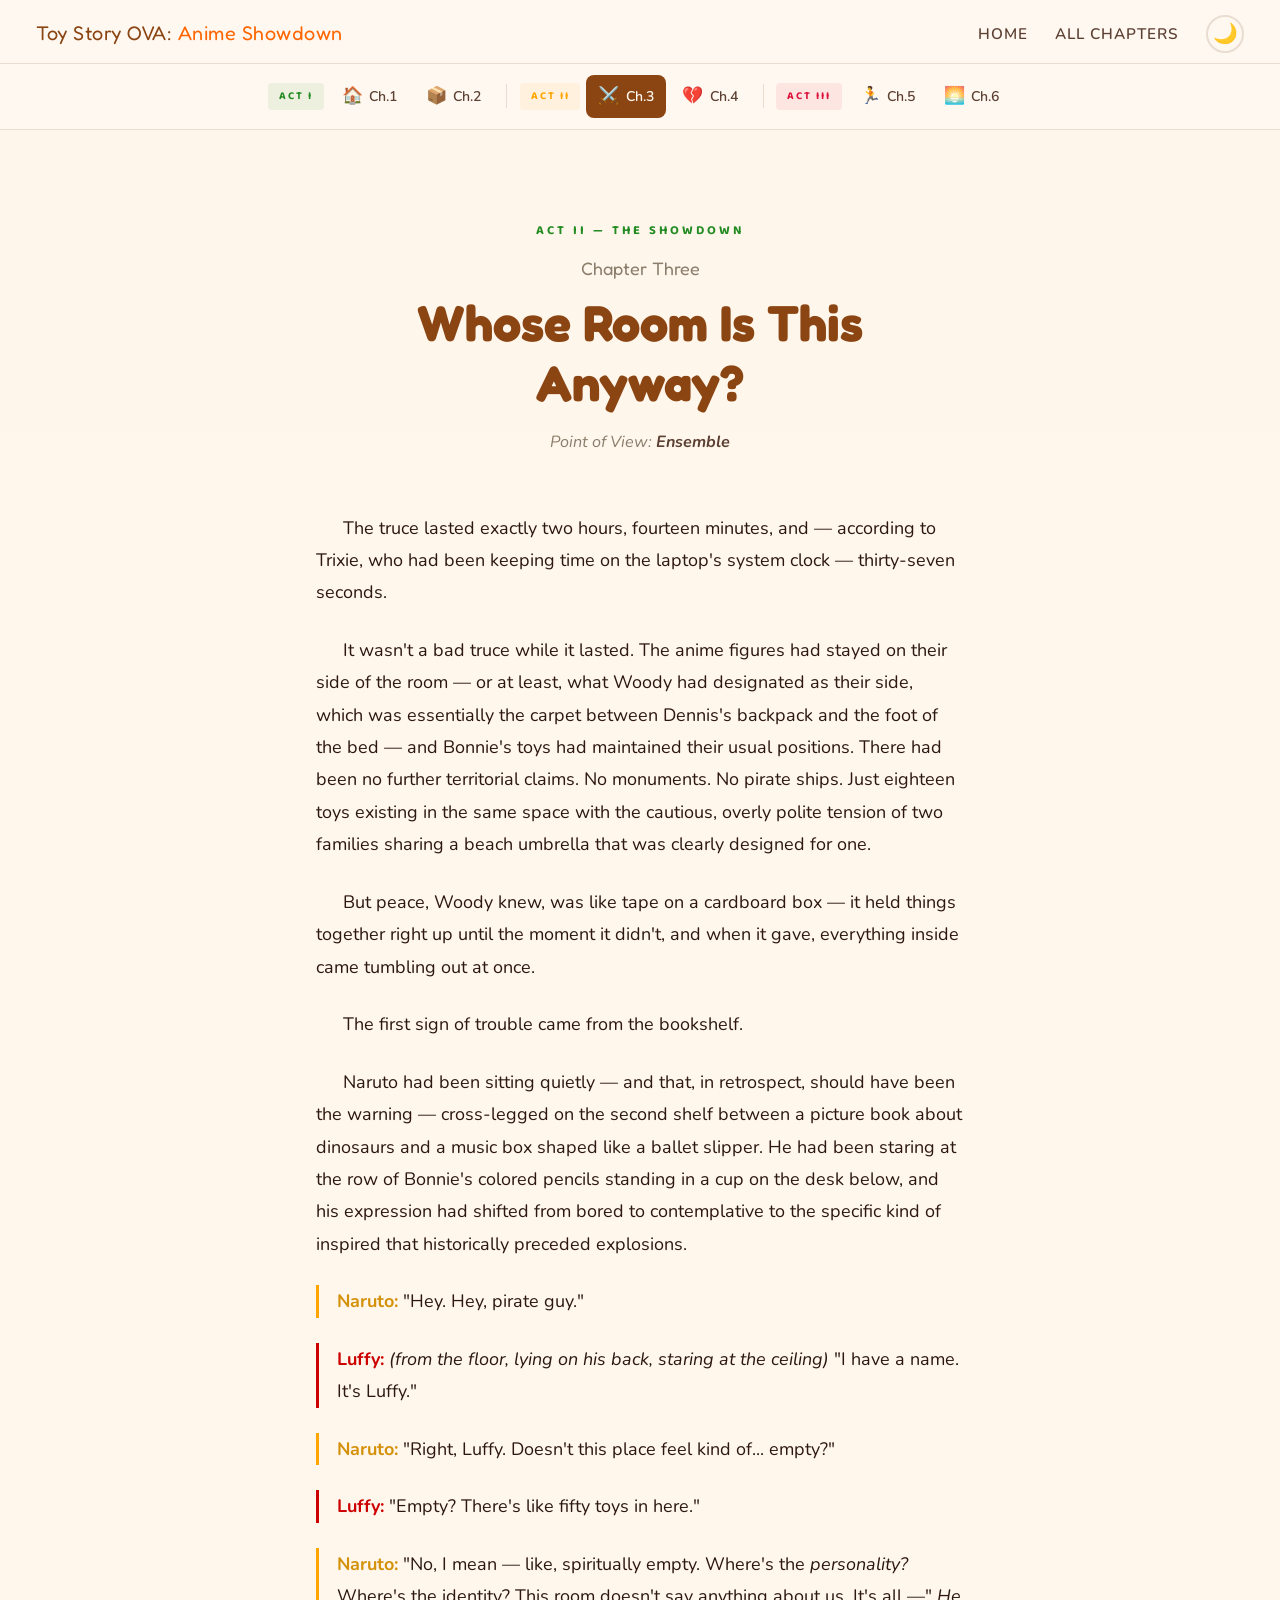
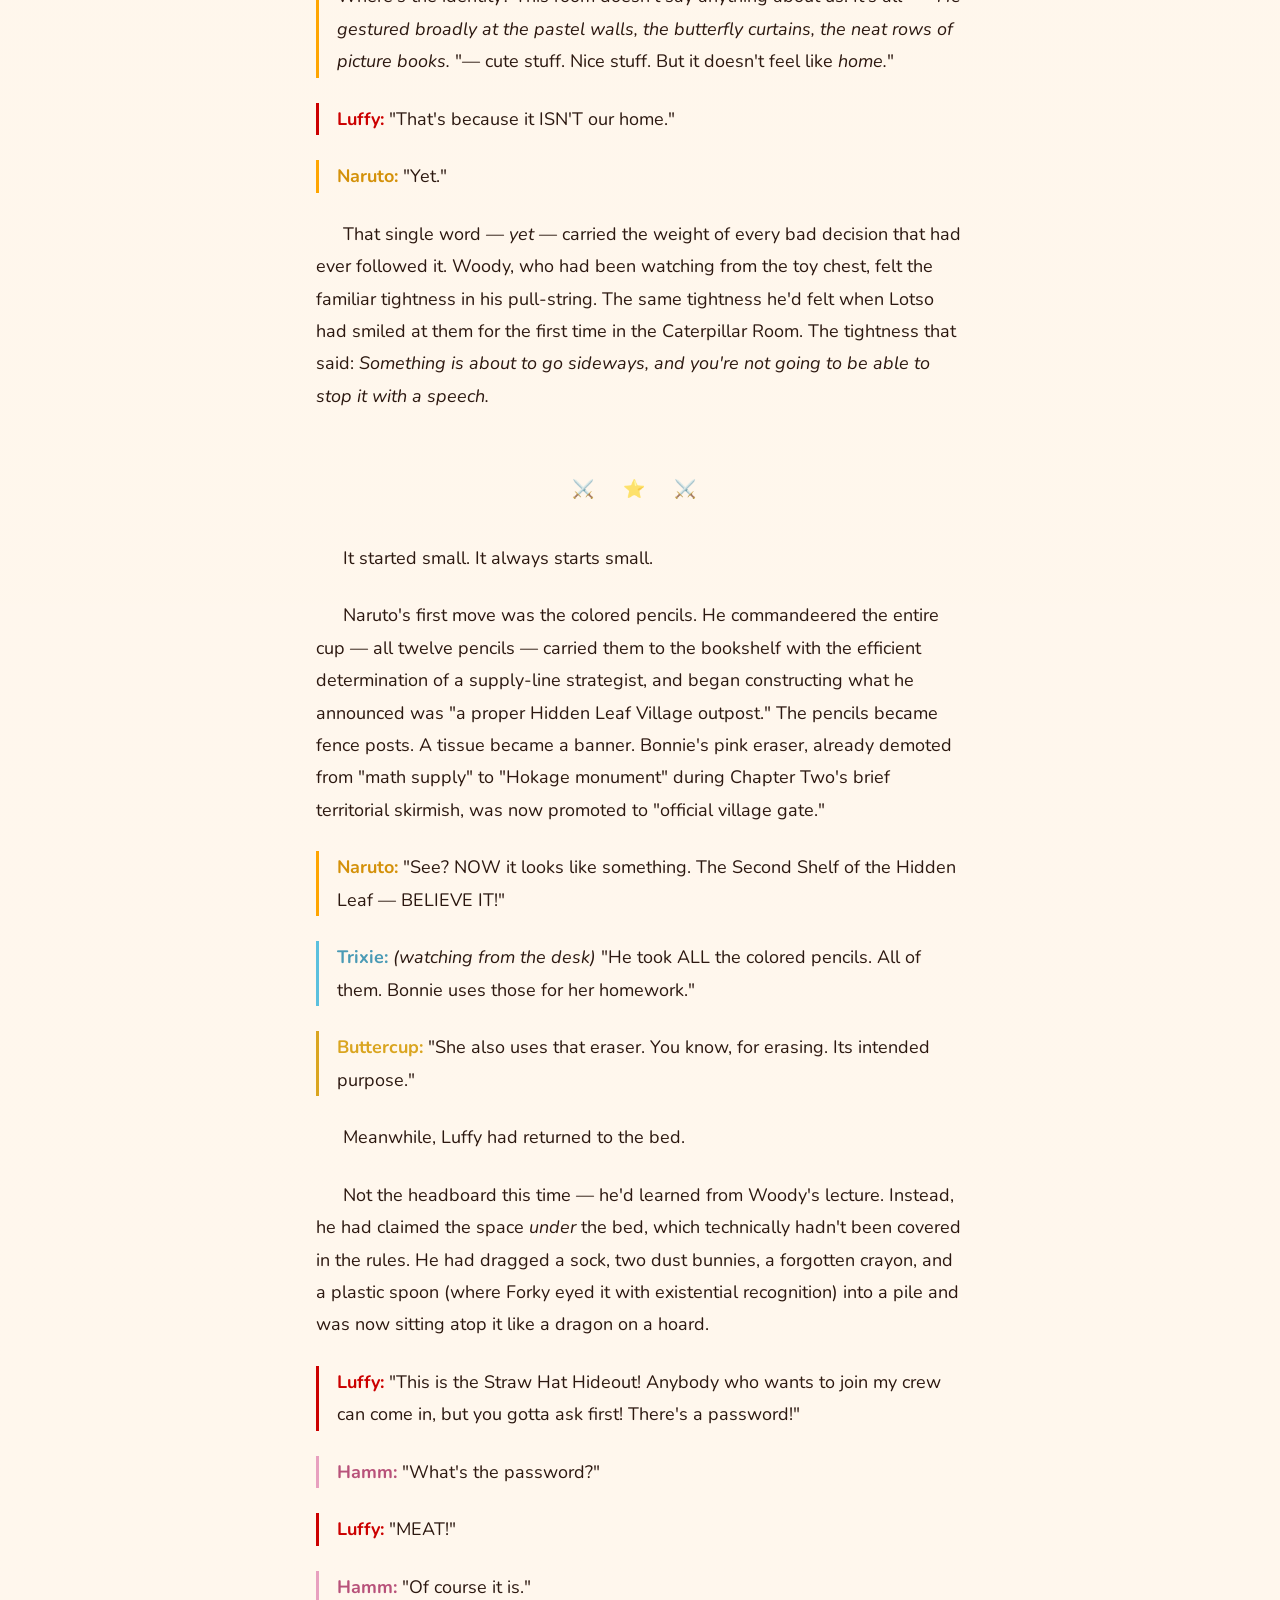
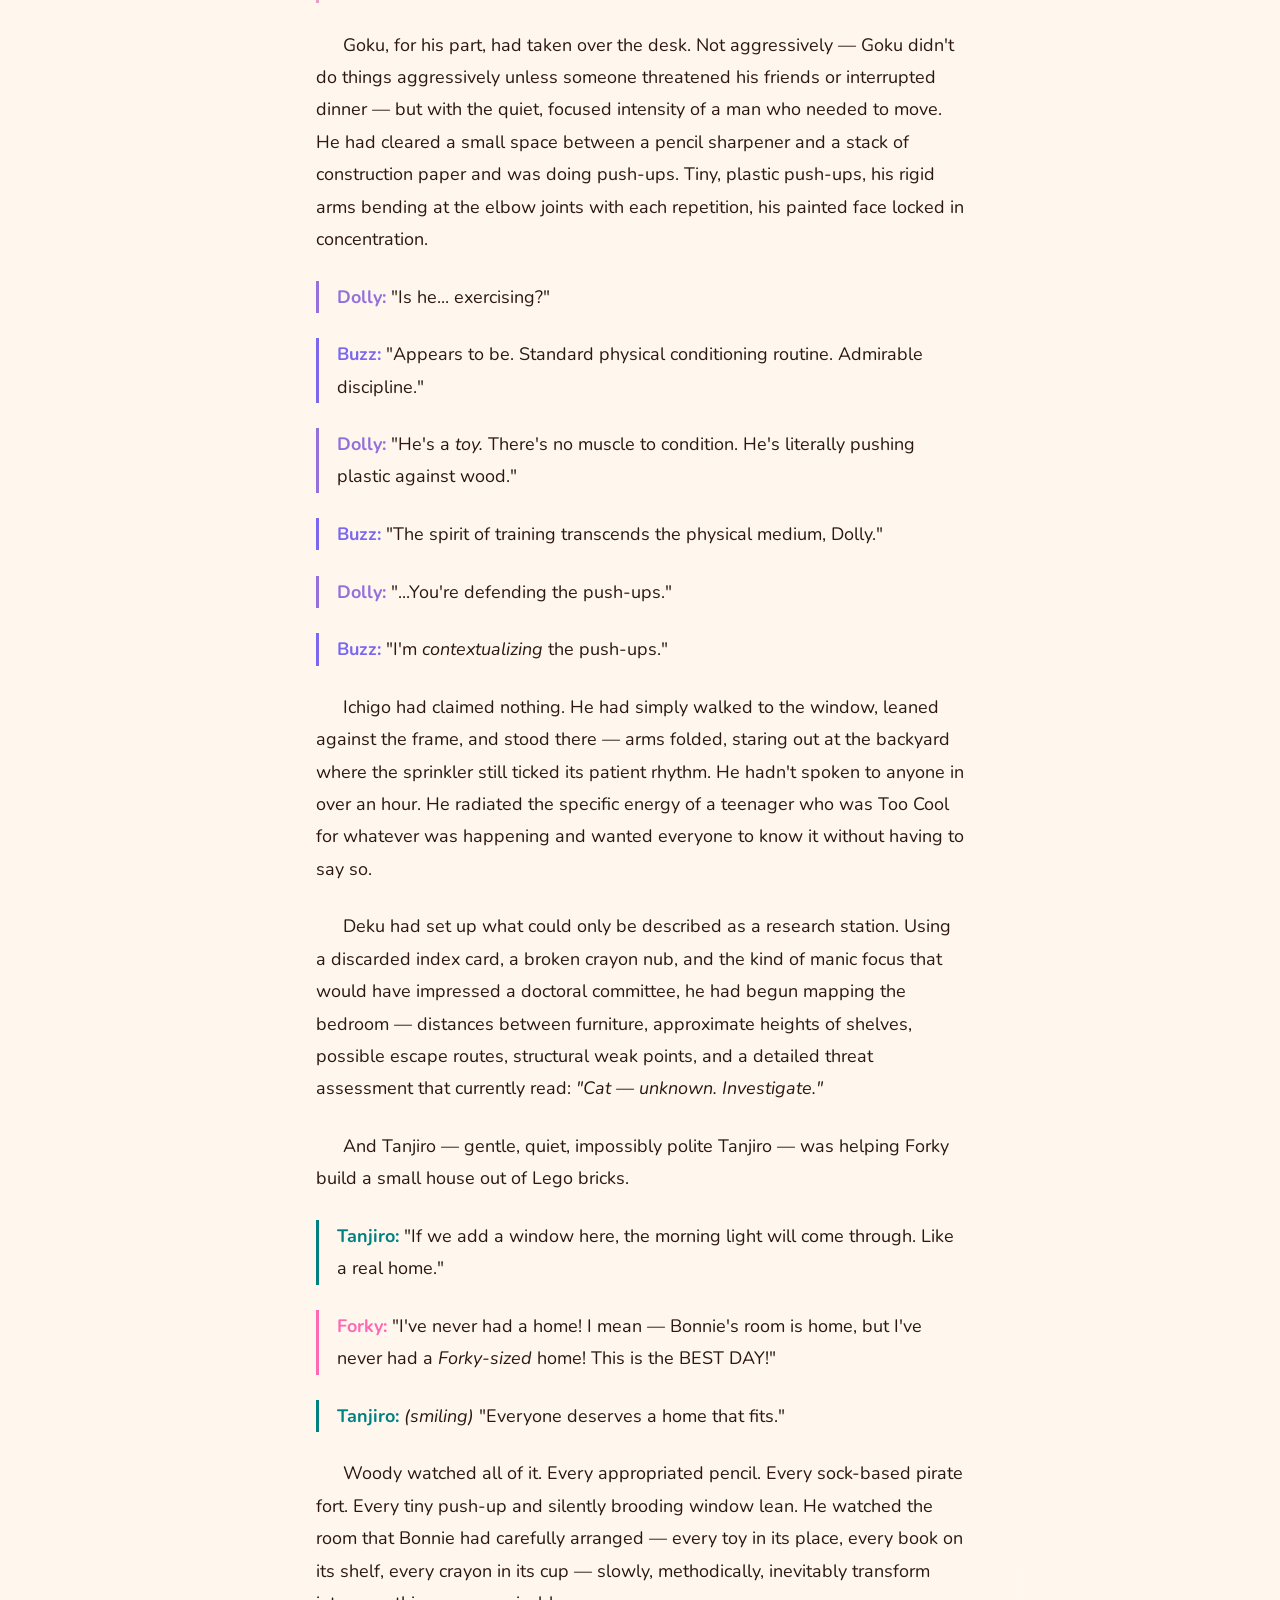
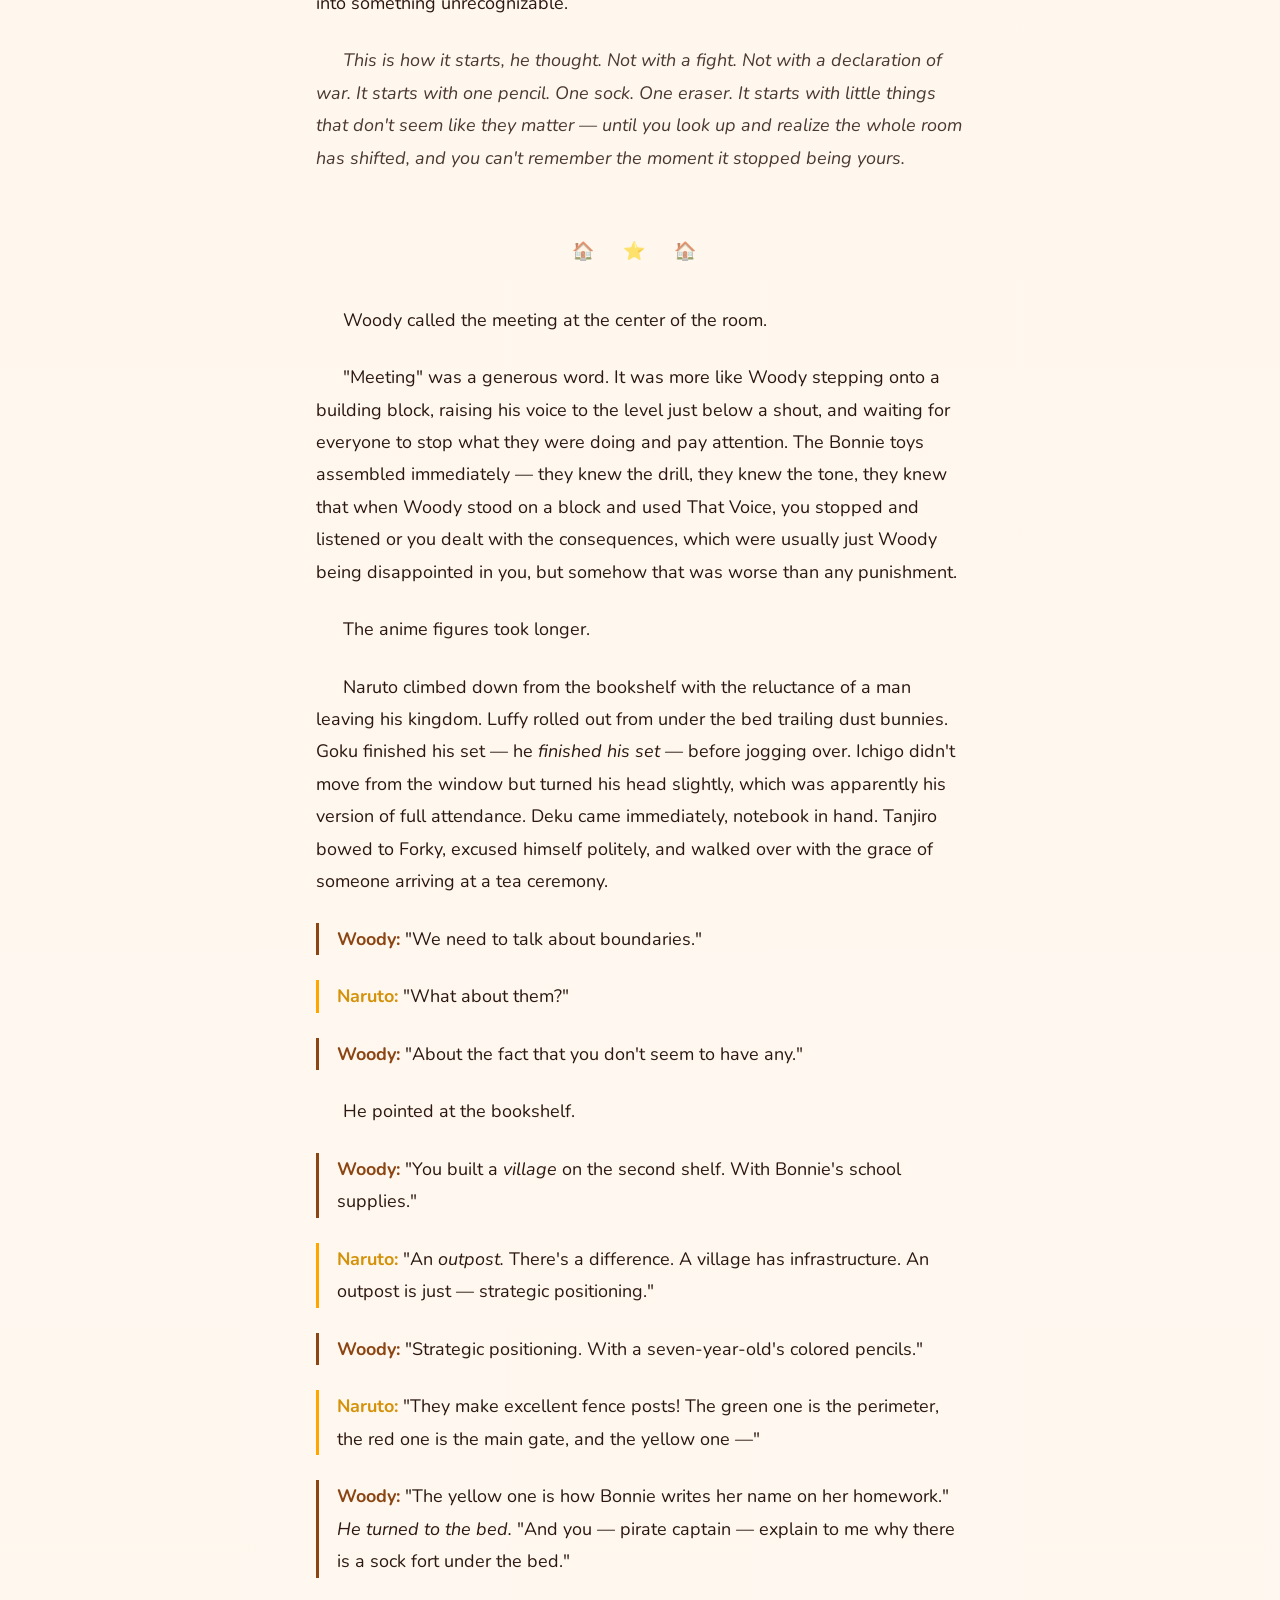
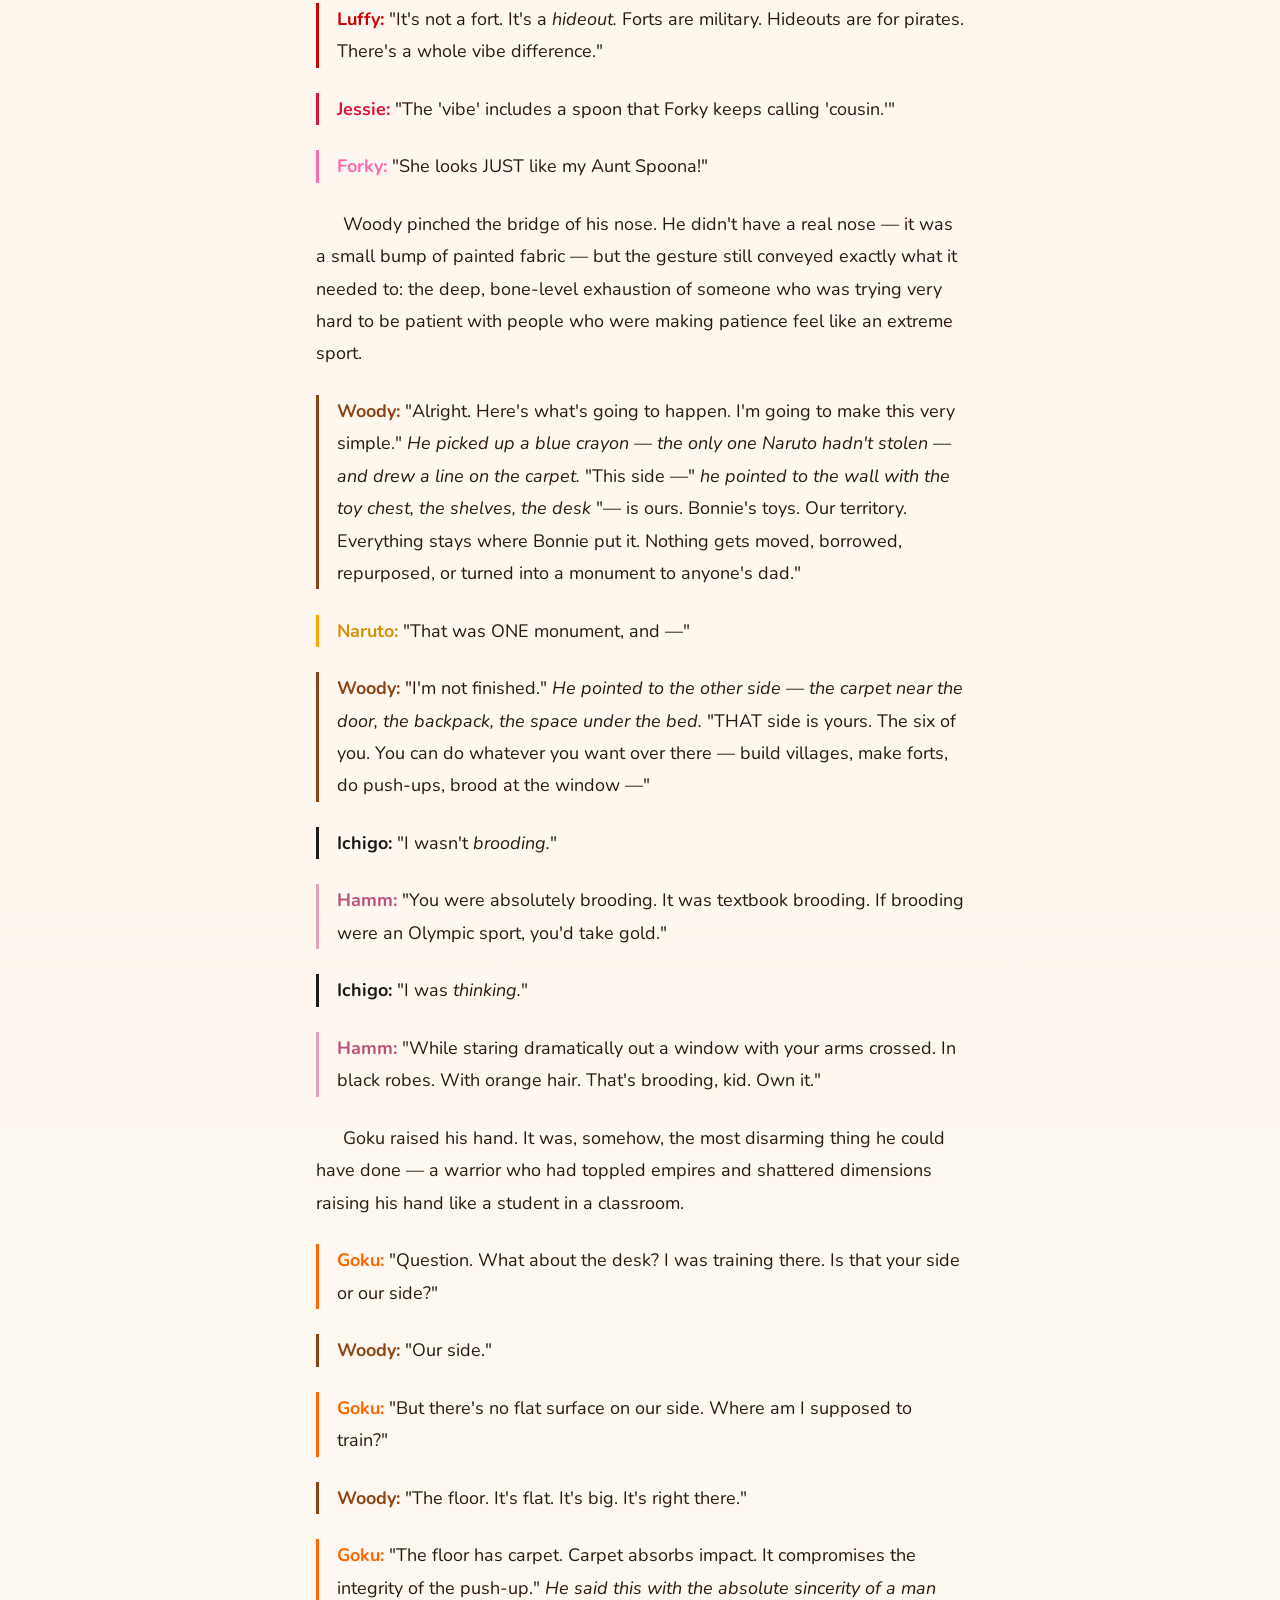
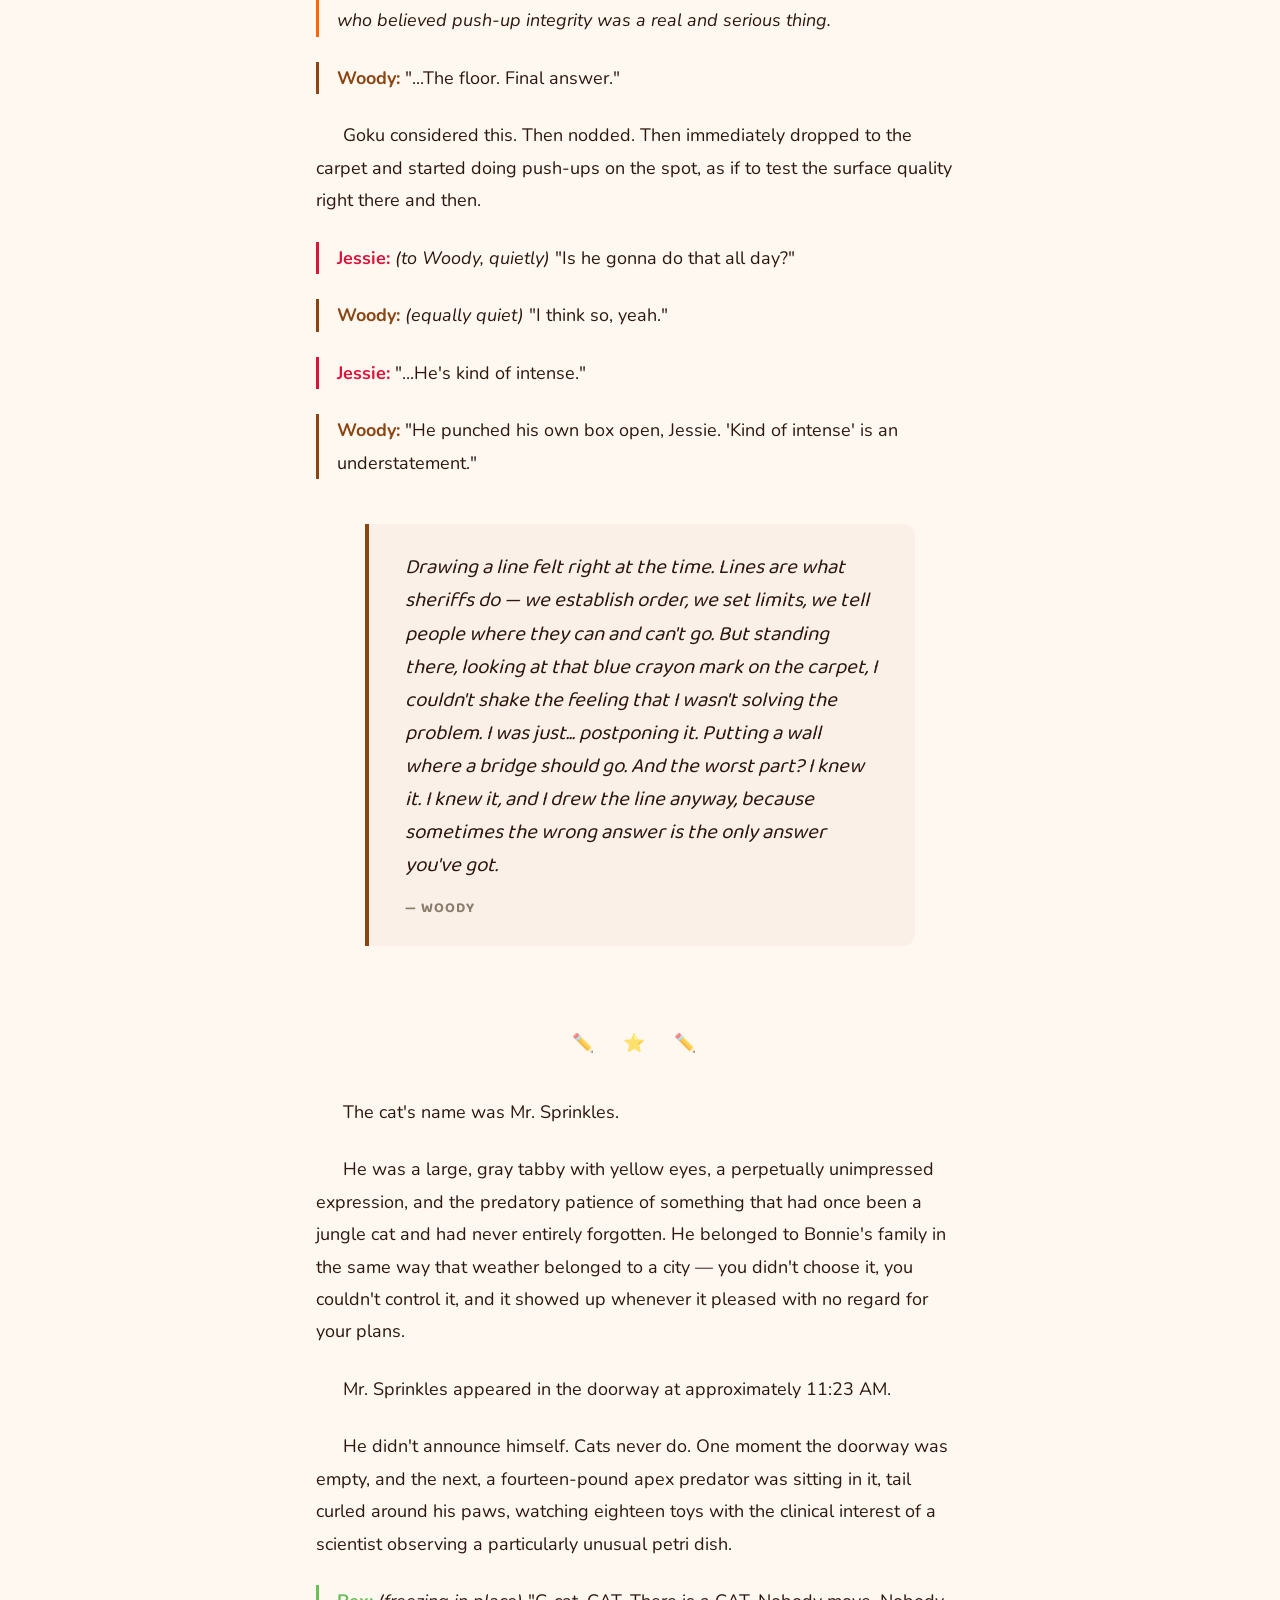
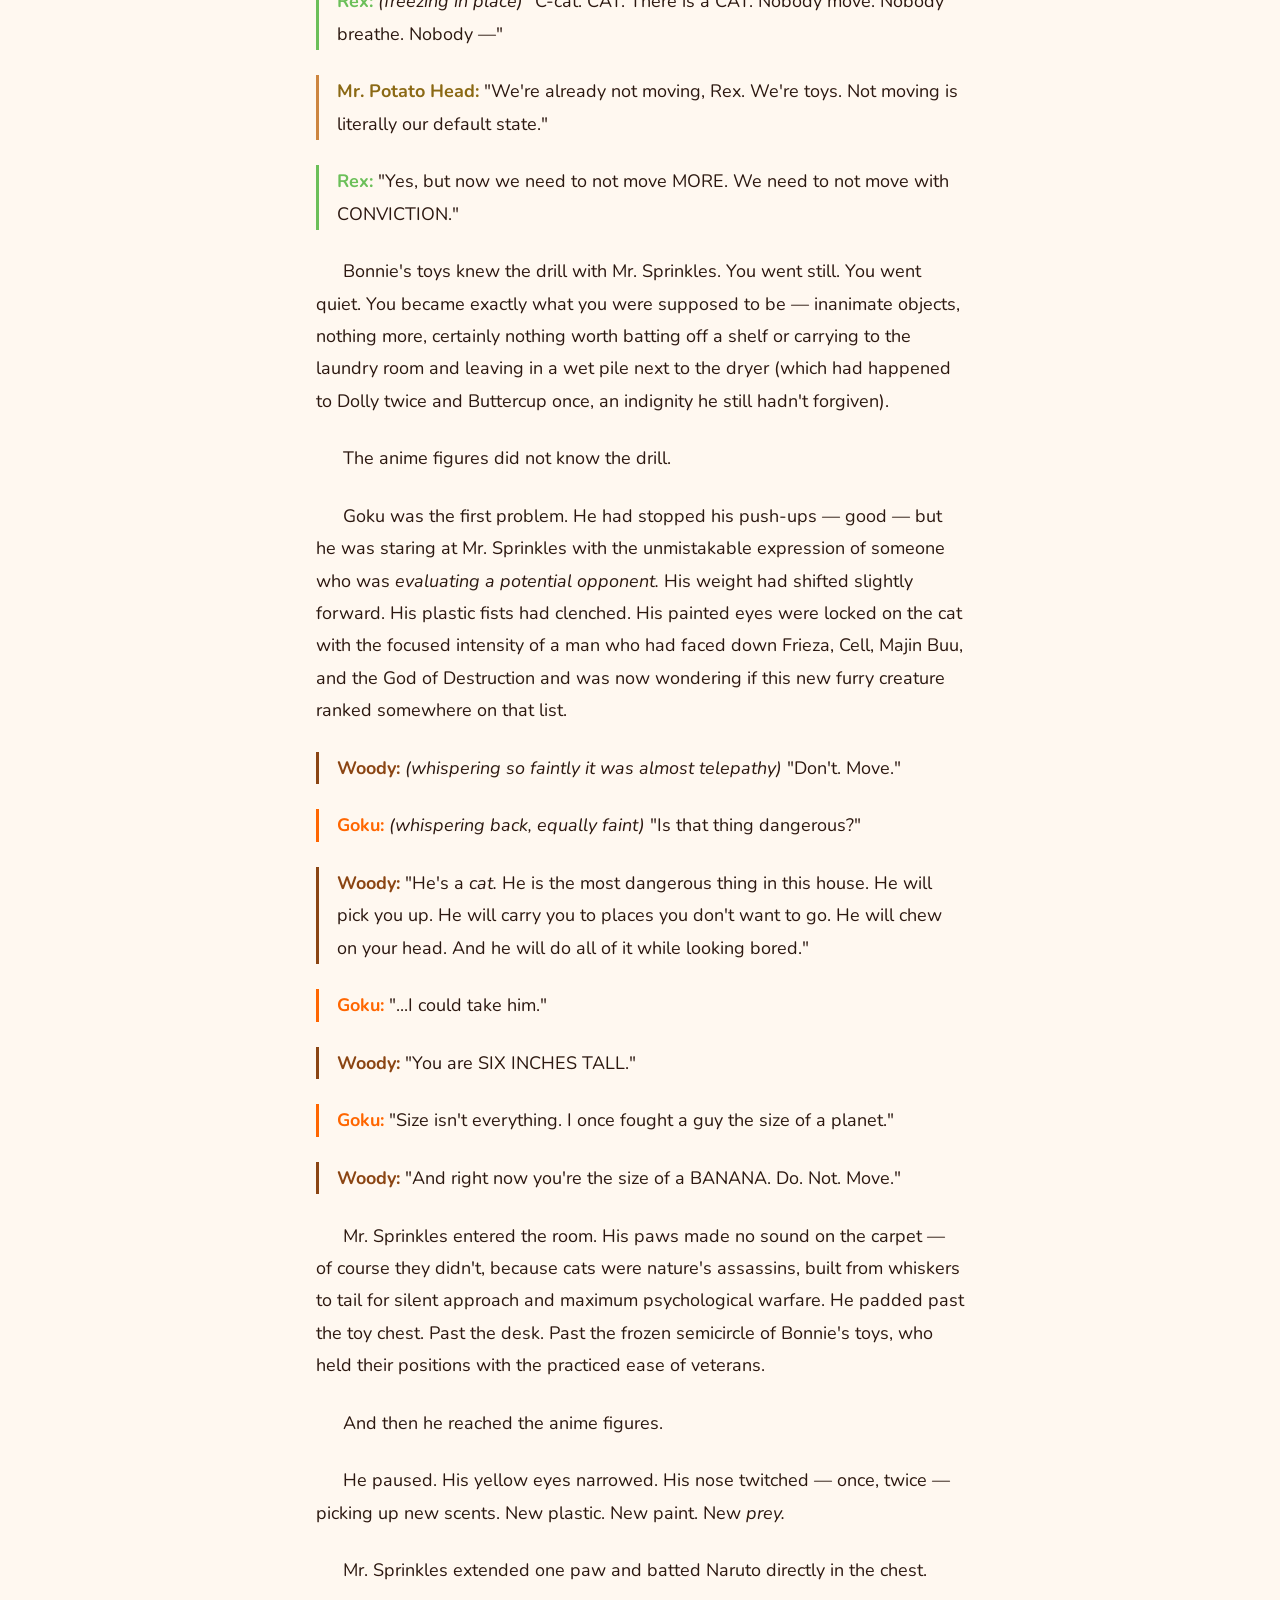
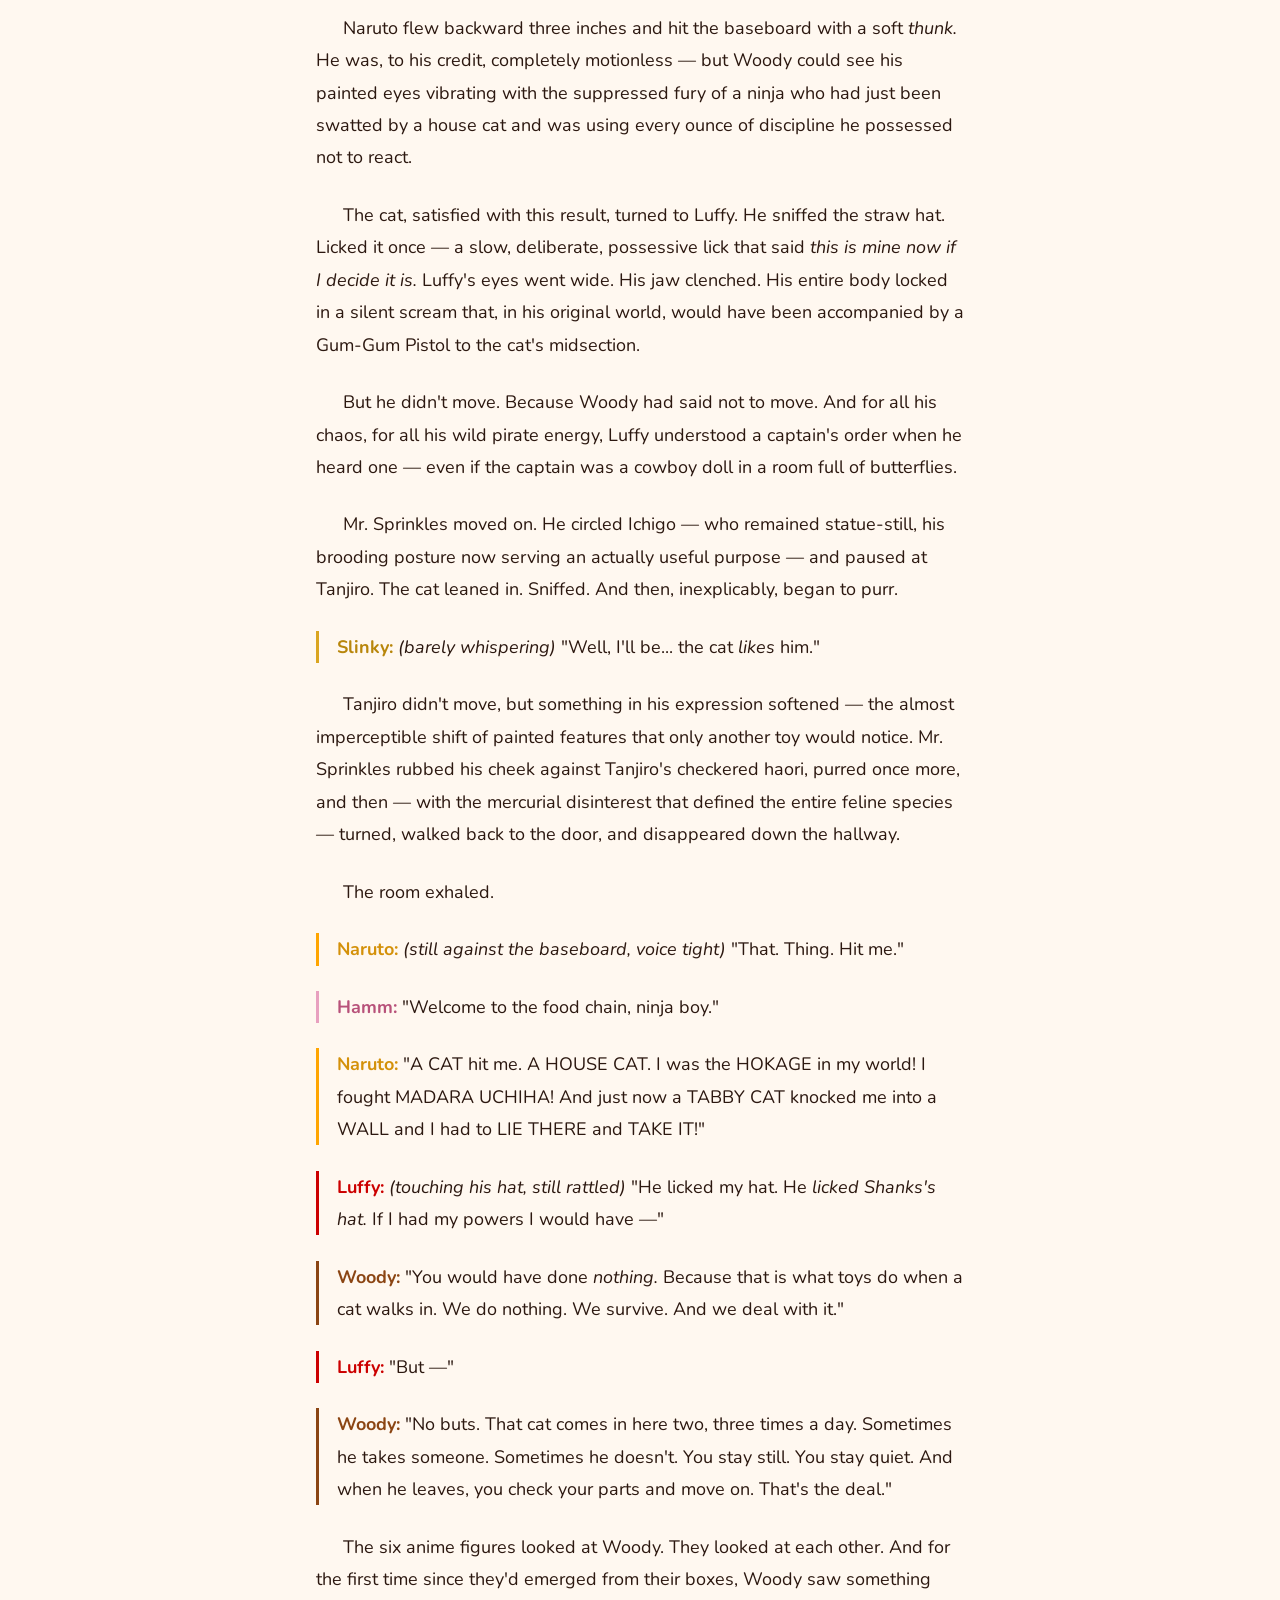
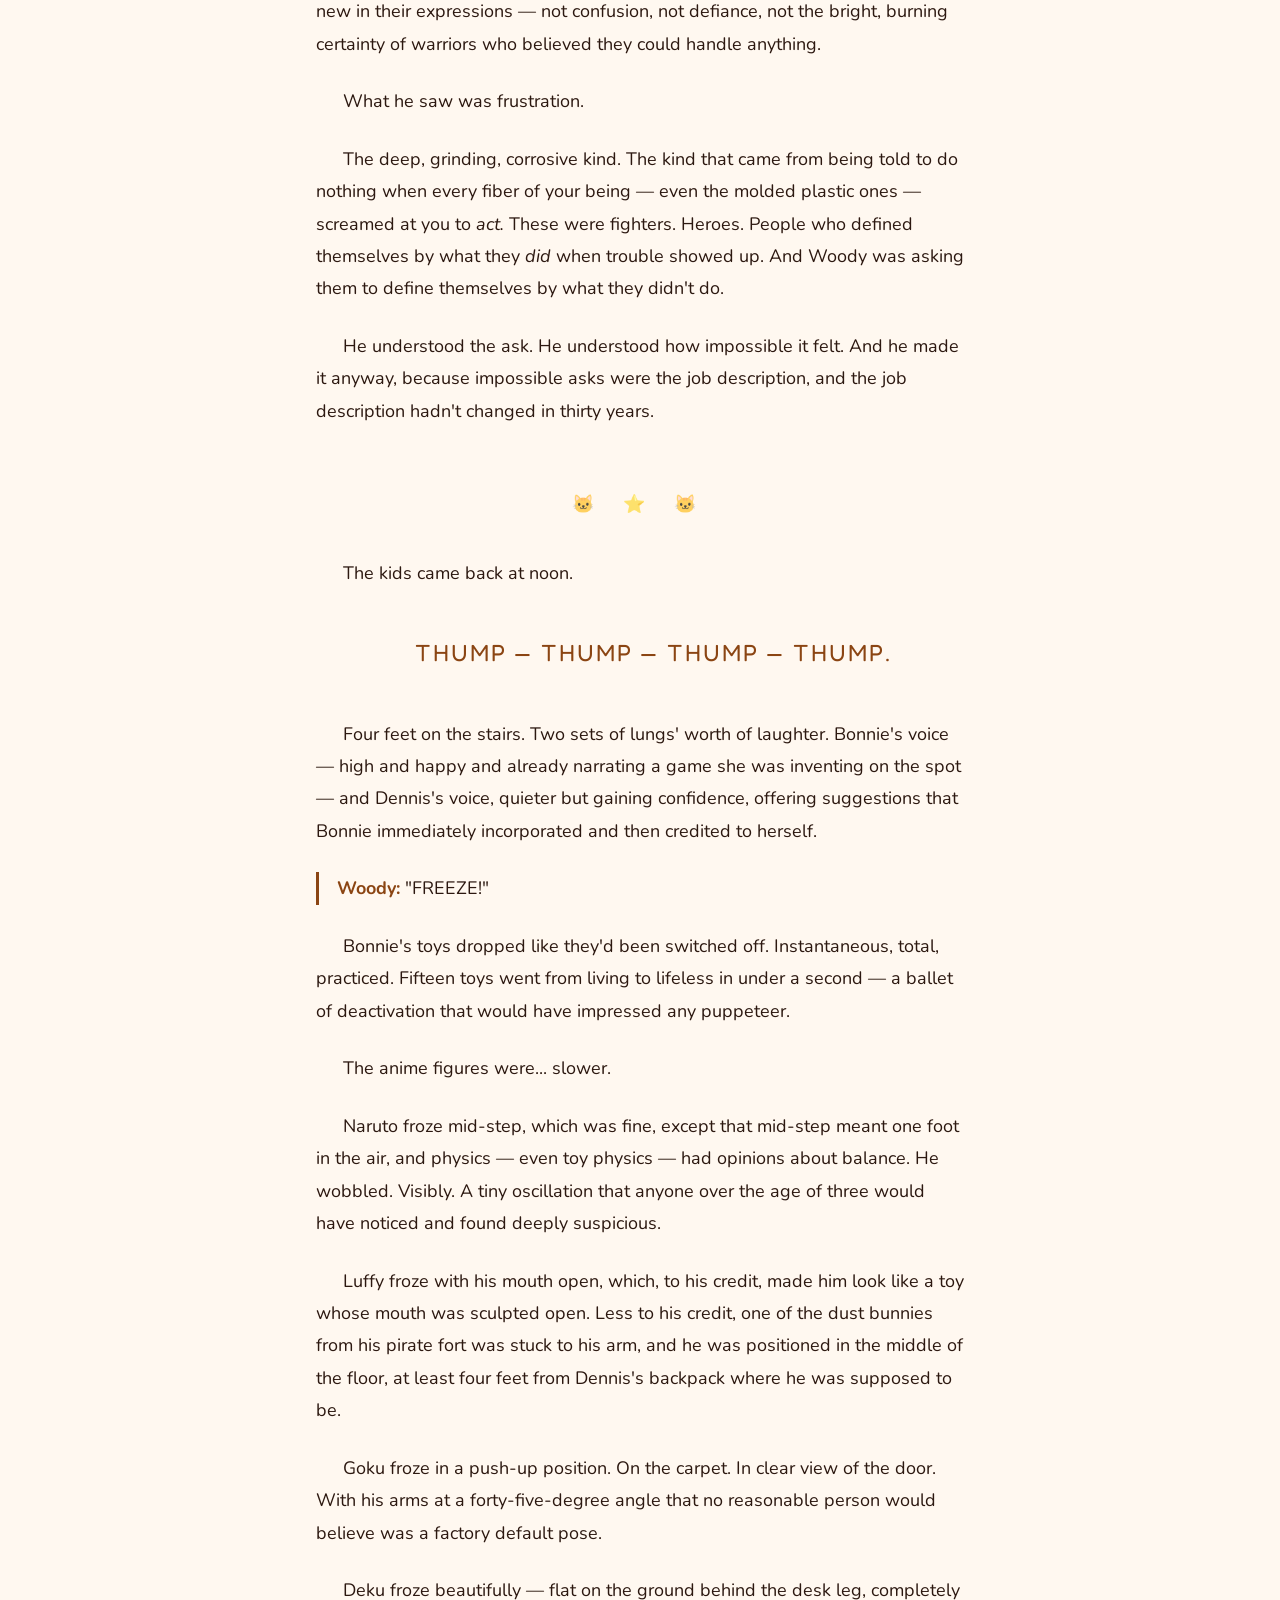
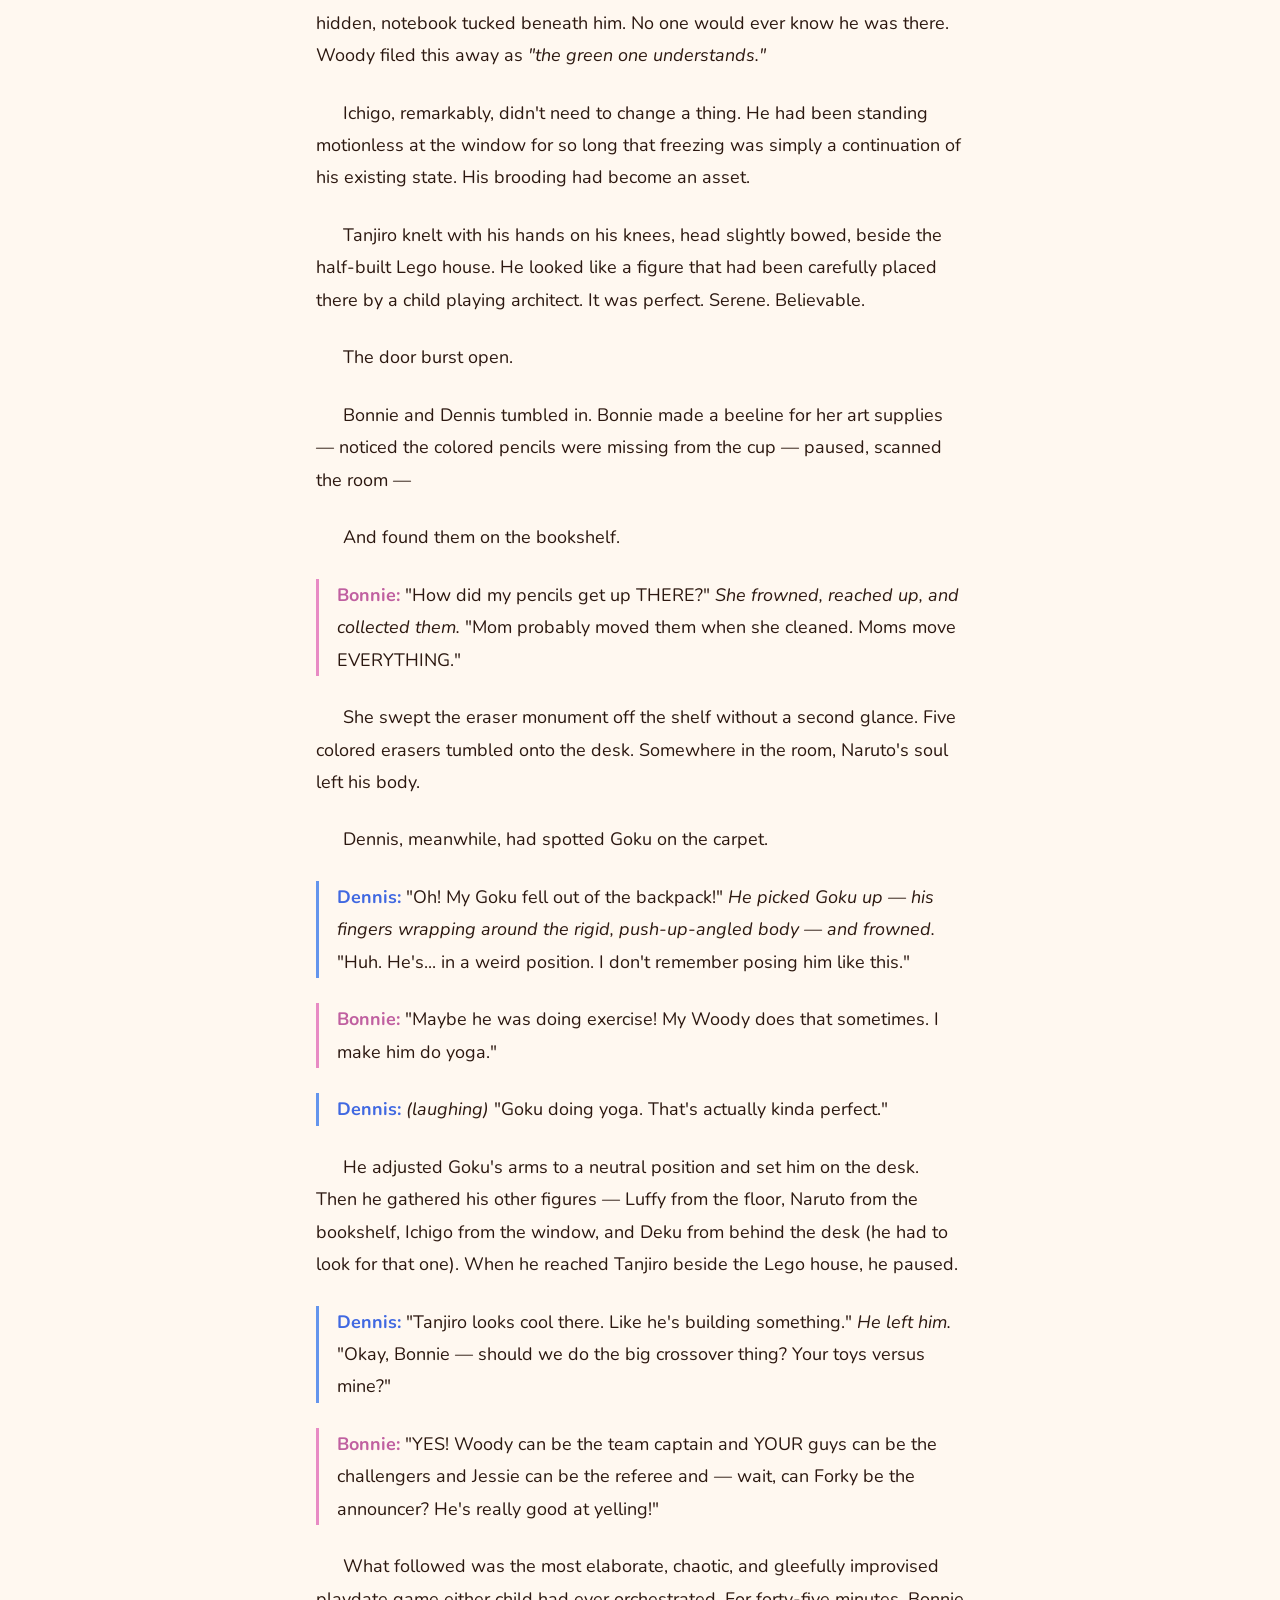
<file: chapters/chapter-3.html>
<!DOCTYPE html>
<html lang="en">
<head>
  <meta charset="UTF-8">
  <meta name="viewport" content="width=device-width, initial-scale=1.0">
  <title>Chapter 3: Whose Room Is This Anyway? — Toy Story OVA: Anime Showdown</title>
  <meta name="description" content="Chapter 3 of Toy Story OVA: Anime Showdown. Turf wars erupt. Luffy claims the bed, Naruto builds a monument, and Woody draws a line — then the cat almost blows everyone's cover.">
  <link rel="stylesheet" href="../css/style.css">
  <link rel="stylesheet" href="../css/themes.css">
</head>
<body>

  <!-- Reading Progress Bar -->
  <div id="reading-progress" role="progressbar" aria-label="Reading progress"></div>

  <!-- Navigation -->
  <nav class="main-nav" role="navigation" aria-label="Main navigation">
    <a href="../index.html" class="nav-logo">
      Toy Story OVA: <span class="logo-accent">Anime Showdown</span>
    </a>

    <button class="hamburger" id="hamburger" aria-label="Toggle menu" aria-expanded="false">
      <span></span><span></span><span></span>
    </button>

    <ul class="nav-links" id="nav-links">
      <li><a href="../index.html">Home</a></li>
      <li><a href="../index.html#chapters">All Chapters</a></li>
      <li>
        <button class="dark-mode-toggle" id="dark-mode-toggle" aria-label="Toggle dark mode">🌙</button>
      </li>
    </ul>
  </nav>

  <!-- Chapter Navigation Strip -->
  <nav class="chapter-nav" aria-label="Chapter navigation">
    <div class="chapter-nav-inner">
      <span class="act-label act-i">Act I</span>
      <div class="act-group">
        <a href="chapter-1.html" class="chapter-link">
          <span class="ch-icon">🏠</span> Ch.1
        </a>
        <a href="chapter-2.html" class="chapter-link">
          <span class="ch-icon">📦</span> Ch.2
        </a>
      </div>
      <span class="act-divider"></span>
      <span class="act-label act-ii">Act II</span>
      <div class="act-group">
        <a href="chapter-3.html" class="chapter-link active">
          <span class="ch-icon">⚔️</span> Ch.3
        </a>
        <a href="chapter-4.html" class="chapter-link"><span class="ch-icon">💔</span> Ch.4</a>
      </div>
      <span class="act-divider"></span>
      <span class="act-label act-iii">Act III</span>
      <div class="act-group">
        <a href="#" class="chapter-link disabled"><span class="ch-icon">🏃</span> Ch.5</a>
        <a href="#" class="chapter-link disabled"><span class="ch-icon">🌅</span> Ch.6</a>
      </div>
    </div>
  </nav>

  <!-- ============================== -->
  <!--         CHAPTER CONTENT         -->
  <!-- ============================== -->
  <main class="chapter-page" data-pov="ensemble">

    <!-- Chapter Header -->
    <header class="chapter-header">
      <div class="ch-act-label">Act II — The Showdown</div>
      <div class="ch-number">Chapter Three</div>
      <h1>Whose Room Is This Anyway?</h1>
      <p class="ch-pov">Point of View: <strong>Ensemble</strong></p>
    </header>

    <!-- Chapter Body -->
    <article class="chapter-content">

      <!-- ════════════════════════════════════════ -->
      <!--  SCENE 1: THE UNEASY MORNING AFTER       -->
      <!-- ════════════════════════════════════════ -->

      <p>
        The truce lasted exactly two hours, fourteen minutes, and — according to Trixie, who
        had been keeping time on the laptop's system clock — thirty-seven seconds.
      </p>

      <p>
        It wasn't a bad truce while it lasted. The anime figures had stayed on their side of the
        room — or at least, what Woody had designated as their side, which was essentially the
        carpet between Dennis's backpack and the foot of the bed — and Bonnie's toys had maintained
        their usual positions. There had been no further territorial claims. No monuments. No
        pirate ships. Just eighteen toys existing in the same space with the cautious, overly
        polite tension of two families sharing a beach umbrella that was clearly designed for one.
      </p>

      <p>
        But peace, Woody knew, was like tape on a cardboard box — it held things together right
        up until the moment it didn't, and when it gave, everything inside came tumbling out
        at once.
      </p>

      <p>
        The first sign of trouble came from the bookshelf.
      </p>

      <p>
        Naruto had been sitting quietly — and that, in retrospect, should have been the warning —
        cross-legged on the second shelf between a picture book about dinosaurs and a music box
        shaped like a ballet slipper. He had been staring at the row of Bonnie's colored pencils
        standing in a cup on the desk below, and his expression had shifted from bored to
        contemplative to the specific kind of inspired that historically preceded explosions.
      </p>

      <p class="dialogue naruto">
        <span class="speaker">Naruto:</span> "Hey. Hey, pirate guy."
      </p>

      <p class="dialogue luffy">
        <span class="speaker">Luffy:</span> <em>(from the floor, lying on his back, staring
        at the ceiling)</em> "I have a name. It's Luffy."
      </p>

      <p class="dialogue naruto">
        <span class="speaker">Naruto:</span> "Right, Luffy. Doesn't this place feel kind of...
        empty?"
      </p>

      <p class="dialogue luffy">
        <span class="speaker">Luffy:</span> "Empty? There's like fifty toys in here."
      </p>

      <p class="dialogue naruto">
        <span class="speaker">Naruto:</span> "No, I mean — like, spiritually empty. Where's the
        <em>personality?</em> Where's the identity? This room doesn't say anything about us.
        It's all —" <em>He gestured broadly at the pastel walls, the butterfly curtains, the
        neat rows of picture books.</em> "— cute stuff. Nice stuff. But it doesn't feel like
        <em>home.</em>"
      </p>

      <p class="dialogue luffy">
        <span class="speaker">Luffy:</span> "That's because it ISN'T our home."
      </p>

      <p class="dialogue naruto">
        <span class="speaker">Naruto:</span> "Yet."
      </p>

      <p>
        That single word — <em>yet</em> — carried the weight of every bad decision that had
        ever followed it. Woody, who had been watching from the toy chest, felt the familiar
        tightness in his pull-string. The same tightness he'd felt when Lotso had smiled at
        them for the first time in the Caterpillar Room. The tightness that said: <em>Something
        is about to go sideways, and you're not going to be able to stop it with a speech.</em>
      </p>

      <div class="scene-break icon-break">⚔️ ⭐ ⚔️</div>

      <!-- ════════════════════════════════════════ -->
      <!--  SCENE 2: TERRITORIES                    -->
      <!-- ════════════════════════════════════════ -->

      <p>
        It started small. It always starts small.
      </p>

      <p>
        Naruto's first move was the colored pencils. He commandeered the entire cup — all
        twelve pencils — carried them to the bookshelf with the efficient determination of a
        supply-line strategist, and began constructing what he announced was "a proper Hidden
        Leaf Village outpost." The pencils became fence posts. A tissue became a banner. Bonnie's
        pink eraser, already demoted from "math supply" to "Hokage monument" during Chapter Two's
        brief territorial skirmish, was now promoted to "official village gate."
      </p>

      <p class="dialogue naruto">
        <span class="speaker">Naruto:</span> "See? NOW it looks like something. The Second Shelf
        of the Hidden Leaf — BELIEVE IT!"
      </p>

      <p class="dialogue trixie">
        <span class="speaker">Trixie:</span> <em>(watching from the desk)</em> "He took ALL
        the colored pencils. All of them. Bonnie uses those for her homework."
      </p>

      <p class="dialogue buttercup">
        <span class="speaker">Buttercup:</span> "She also uses that eraser. You know, for erasing.
        Its intended purpose."
      </p>

      <p>
        Meanwhile, Luffy had returned to the bed.
      </p>

      <p>
        Not the headboard this time — he'd learned from Woody's lecture. Instead, he had claimed
        the space <em>under</em> the bed, which technically hadn't been covered in the rules.
        He had dragged a sock, two dust bunnies, a forgotten crayon, and a plastic spoon (where
        Forky eyed it with existential recognition) into a pile and was now sitting atop it like
        a dragon on a hoard.
      </p>

      <p class="dialogue luffy">
        <span class="speaker">Luffy:</span> "This is the Straw Hat Hideout! Anybody who
        wants to join my crew can come in, but you gotta ask first! There's a password!"
      </p>

      <p class="dialogue hamm">
        <span class="speaker">Hamm:</span> "What's the password?"
      </p>

      <p class="dialogue luffy">
        <span class="speaker">Luffy:</span> "MEAT!"
      </p>

      <p class="dialogue hamm">
        <span class="speaker">Hamm:</span> "Of course it is."
      </p>

      <p>
        Goku, for his part, had taken over the desk. Not aggressively — Goku didn't do things
        aggressively unless someone threatened his friends or interrupted dinner — but with the
        quiet, focused intensity of a man who needed to move. He had cleared a small space between
        a pencil sharpener and a stack of construction paper and was doing push-ups. Tiny, plastic
        push-ups, his rigid arms bending at the elbow joints with each repetition, his painted
        face locked in concentration.
      </p>

      <p class="dialogue dolly">
        <span class="speaker">Dolly:</span> "Is he... exercising?"
      </p>

      <p class="dialogue buzz">
        <span class="speaker">Buzz:</span> "Appears to be. Standard physical conditioning routine.
        Admirable discipline."
      </p>

      <p class="dialogue dolly">
        <span class="speaker">Dolly:</span> "He's a <em>toy.</em> There's no muscle to condition.
        He's literally pushing plastic against wood."
      </p>

      <p class="dialogue buzz">
        <span class="speaker">Buzz:</span> "The spirit of training transcends the physical medium,
        Dolly."
      </p>

      <p class="dialogue dolly">
        <span class="speaker">Dolly:</span> "...You're defending the push-ups."
      </p>

      <p class="dialogue buzz">
        <span class="speaker">Buzz:</span> "I'm <em>contextualizing</em> the push-ups."
      </p>

      <p>
        Ichigo had claimed nothing. He had simply walked to the window, leaned against the
        frame, and stood there — arms folded, staring out at the backyard where the sprinkler
        still ticked its patient rhythm. He hadn't spoken to anyone in over an hour. He radiated
        the specific energy of a teenager who was Too Cool for whatever was happening and wanted
        everyone to know it without having to say so.
      </p>

      <p>
        Deku had set up what could only be described as a research station. Using a discarded
        index card, a broken crayon nub, and the kind of manic focus that would have impressed
        a doctoral committee, he had begun mapping the bedroom — distances between furniture,
        approximate heights of shelves, possible escape routes, structural weak points, and
        a detailed threat assessment that currently read: <em>"Cat — unknown. Investigate."</em>
      </p>

      <p>
        And Tanjiro — gentle, quiet, impossibly polite Tanjiro — was helping Forky build a
        small house out of Lego bricks.
      </p>

      <p class="dialogue tanjiro">
        <span class="speaker">Tanjiro:</span> "If we add a window here, the morning light
        will come through. Like a real home."
      </p>

      <p class="dialogue forky">
        <span class="speaker">Forky:</span> "I've never had a home! I mean — Bonnie's room
        is home, but I've never had a <em>Forky-sized</em> home! This is the BEST DAY!"
      </p>

      <p class="dialogue tanjiro">
        <span class="speaker">Tanjiro:</span> <em>(smiling)</em> "Everyone deserves a home
        that fits."
      </p>

      <p>
        Woody watched all of it. Every appropriated pencil. Every sock-based pirate fort.
        Every tiny push-up and silently brooding window lean. He watched the room that Bonnie
        had carefully arranged — every toy in its place, every book on its shelf, every crayon
        in its cup — slowly, methodically, inevitably transform into something unrecognizable.
      </p>

      <p class="internal">
        <em>This is how it starts,</em> he thought. <em>Not with a fight. Not with a declaration
        of war. It starts with one pencil. One sock. One eraser. It starts with little things
        that don't seem like they matter — until you look up and realize the whole room has
        shifted, and you can't remember the moment it stopped being yours.</em>
      </p>

      <div class="scene-break icon-break">🏠 ⭐ 🏠</div>

      <!-- ════════════════════════════════════════ -->
      <!--  SCENE 3: WOODY DRAWS THE LINE           -->
      <!-- ════════════════════════════════════════ -->

      <p>
        Woody called the meeting at the center of the room.
      </p>

      <p>
        "Meeting" was a generous word. It was more like Woody stepping onto a building block,
        raising his voice to the level just below a shout, and waiting for everyone to stop
        what they were doing and pay attention. The Bonnie toys assembled immediately — they knew
        the drill, they knew the tone, they knew that when Woody stood on a block and used
        That Voice, you stopped and listened or you dealt with the consequences, which were
        usually just Woody being disappointed in you, but somehow that was worse than any
        punishment.
      </p>

      <p>
        The anime figures took longer.
      </p>

      <p>
        Naruto climbed down from the bookshelf with the reluctance of a man leaving his kingdom.
        Luffy rolled out from under the bed trailing dust bunnies. Goku finished his set — he
        <em>finished his set</em> — before jogging over. Ichigo didn't move from the window but
        turned his head slightly, which was apparently his version of full attendance. Deku came
        immediately, notebook in hand. Tanjiro bowed to Forky, excused himself politely, and
        walked over with the grace of someone arriving at a tea ceremony.
      </p>

      <p class="dialogue woody">
        <span class="speaker">Woody:</span> "We need to talk about boundaries."
      </p>

      <p class="dialogue naruto">
        <span class="speaker">Naruto:</span> "What about them?"
      </p>

      <p class="dialogue woody">
        <span class="speaker">Woody:</span> "About the fact that you don't seem to have any."
      </p>

      <p>
        He pointed at the bookshelf.
      </p>

      <p class="dialogue woody">
        <span class="speaker">Woody:</span> "You built a <em>village</em> on the second shelf.
        With Bonnie's school supplies."
      </p>

      <p class="dialogue naruto">
        <span class="speaker">Naruto:</span> "An <em>outpost.</em> There's a difference. A village
        has infrastructure. An outpost is just — strategic positioning."
      </p>

      <p class="dialogue woody">
        <span class="speaker">Woody:</span> "Strategic positioning. With a seven-year-old's
        colored pencils."
      </p>

      <p class="dialogue naruto">
        <span class="speaker">Naruto:</span> "They make excellent fence posts! The green one
        is the perimeter, the red one is the main gate, and the yellow one —"
      </p>

      <p class="dialogue woody">
        <span class="speaker">Woody:</span> "The yellow one is how Bonnie writes her name on
        her homework." <em>He turned to the bed.</em> "And you — pirate captain — explain to
        me why there is a sock fort under the bed."
      </p>

      <p class="dialogue luffy">
        <span class="speaker">Luffy:</span> "It's not a fort. It's a <em>hideout.</em> Forts
        are military. Hideouts are for pirates. There's a whole vibe difference."
      </p>

      <p class="dialogue jessie">
        <span class="speaker">Jessie:</span> "The 'vibe' includes a spoon that Forky keeps
        calling 'cousin.'"
      </p>

      <p class="dialogue forky">
        <span class="speaker">Forky:</span> "She looks JUST like my Aunt Spoona!"
      </p>

      <p>
        Woody pinched the bridge of his nose. He didn't have a real nose — it was a small bump
        of painted fabric — but the gesture still conveyed exactly what it needed to: the deep,
        bone-level exhaustion of someone who was trying very hard to be patient with people who
        were making patience feel like an extreme sport.
      </p>

      <p class="dialogue woody">
        <span class="speaker">Woody:</span> "Alright. Here's what's going to happen. I'm going
        to make this very simple." <em>He picked up a blue crayon — the only one Naruto hadn't
        stolen — and drew a line on the carpet.</em> "This side —" <em>he pointed to the wall
        with the toy chest, the shelves, the desk</em> "— is ours. Bonnie's toys. Our territory.
        Everything stays where Bonnie put it. Nothing gets moved, borrowed, repurposed, or
        turned into a monument to anyone's dad."
      </p>

      <p class="dialogue naruto">
        <span class="speaker">Naruto:</span> "That was ONE monument, and —"
      </p>

      <p class="dialogue woody">
        <span class="speaker">Woody:</span> "I'm not finished." <em>He pointed to the other
        side — the carpet near the door, the backpack, the space under the bed.</em> "THAT side
        is yours. The six of you. You can do whatever you want over there — build villages, make
        forts, do push-ups, brood at the window —"
      </p>

      <p class="dialogue ichigo">
        <span class="speaker">Ichigo:</span> "I wasn't <em>brooding.</em>"
      </p>

      <p class="dialogue hamm">
        <span class="speaker">Hamm:</span> "You were absolutely brooding. It was textbook brooding.
        If brooding were an Olympic sport, you'd take gold."
      </p>

      <p class="dialogue ichigo">
        <span class="speaker">Ichigo:</span> "I was <em>thinking.</em>"
      </p>

      <p class="dialogue hamm">
        <span class="speaker">Hamm:</span> "While staring dramatically out a window with your arms
        crossed. In black robes. With orange hair. That's brooding, kid. Own it."
      </p>

      <p>
        Goku raised his hand. It was, somehow, the most disarming thing he could have done — a
        warrior who had toppled empires and shattered dimensions raising his hand like a student
        in a classroom.
      </p>

      <p class="dialogue goku">
        <span class="speaker">Goku:</span> "Question. What about the desk? I was training there.
        Is that your side or our side?"
      </p>

      <p class="dialogue woody">
        <span class="speaker">Woody:</span> "Our side."
      </p>

      <p class="dialogue goku">
        <span class="speaker">Goku:</span> "But there's no flat surface on our side. Where am I
        supposed to train?"
      </p>

      <p class="dialogue woody">
        <span class="speaker">Woody:</span> "The floor. It's flat. It's big. It's right there."
      </p>

      <p class="dialogue goku">
        <span class="speaker">Goku:</span> "The floor has carpet. Carpet absorbs impact. It
        compromises the integrity of the push-up." <em>He said this with the absolute sincerity
        of a man who believed push-up integrity was a real and serious thing.</em>
      </p>

      <p class="dialogue woody">
        <span class="speaker">Woody:</span> "...The floor. Final answer."
      </p>

      <p>
        Goku considered this. Then nodded. Then immediately dropped to the carpet and started
        doing push-ups on the spot, as if to test the surface quality right there and then.
      </p>

      <p class="dialogue jessie">
        <span class="speaker">Jessie:</span> <em>(to Woody, quietly)</em> "Is he gonna do that
        all day?"
      </p>

      <p class="dialogue woody">
        <span class="speaker">Woody:</span> <em>(equally quiet)</em> "I think so, yeah."
      </p>

      <p class="dialogue jessie">
        <span class="speaker">Jessie:</span> "...He's kind of intense."
      </p>

      <p class="dialogue woody">
        <span class="speaker">Woody:</span> "He punched his own box open, Jessie. 'Kind of
        intense' is an understatement."
      </p>

      <div class="pull-quote woody">
        <em>Drawing a line felt right at the time. Lines are what sheriffs do — we establish
        order, we set limits, we tell people where they can and can't go. But standing there,
        looking at that blue crayon mark on the carpet, I couldn't shake the feeling that I
        wasn't solving the problem. I was just... postponing it. Putting a wall where a bridge
        should go. And the worst part? I knew it. I knew it, and I drew the line anyway, because
        sometimes the wrong answer is the only answer you've got.</em>
        <span class="quote-attribution">— Woody</span>
      </div>

      <div class="scene-break icon-break">✏️ ⭐ ✏️</div>

      <!-- ════════════════════════════════════════ -->
      <!--  SCENE 4: THE CAT                        -->
      <!-- ════════════════════════════════════════ -->

      <p>
        The cat's name was Mr. Sprinkles.
      </p>

      <p>
        He was a large, gray tabby with yellow eyes, a perpetually unimpressed expression, and
        the predatory patience of something that had once been a jungle cat and had never
        entirely forgotten. He belonged to Bonnie's family in the same way that weather belonged
        to a city — you didn't choose it, you couldn't control it, and it showed up whenever
        it pleased with no regard for your plans.
      </p>

      <p>
        Mr. Sprinkles appeared in the doorway at approximately 11:23 AM.
      </p>

      <p>
        He didn't announce himself. Cats never do. One moment the doorway was empty, and the
        next, a fourteen-pound apex predator was sitting in it, tail curled around his paws,
        watching eighteen toys with the clinical interest of a scientist observing a particularly
        unusual petri dish.
      </p>

      <p class="dialogue rex">
        <span class="speaker">Rex:</span> <em>(freezing in place)</em> "C-cat. CAT. There is a
        CAT. Nobody move. Nobody breathe. Nobody —"
      </p>

      <p class="dialogue potato">
        <span class="speaker">Mr. Potato Head:</span> "We're already not moving, Rex. We're toys.
        Not moving is literally our default state."
      </p>

      <p class="dialogue rex">
        <span class="speaker">Rex:</span> "Yes, but now we need to not move MORE. We need to
        not move with CONVICTION."
      </p>

      <p>
        Bonnie's toys knew the drill with Mr. Sprinkles. You went still. You went quiet. You
        became exactly what you were supposed to be — inanimate objects, nothing more, certainly
        nothing worth batting off a shelf or carrying to the laundry room and leaving in a wet
        pile next to the dryer (which had happened to Dolly twice and Buttercup once, an
        indignity he still hadn't forgiven).
      </p>

      <p>
        The anime figures did not know the drill.
      </p>

      <p>
        Goku was the first problem. He had stopped his push-ups — good — but he was staring
        at Mr. Sprinkles with the unmistakable expression of someone who was <em>evaluating a
        potential opponent.</em> His weight had shifted slightly forward. His plastic fists had
        clenched. His painted eyes were locked on the cat with the focused intensity of a man
        who had faced down Frieza, Cell, Majin Buu, and the God of Destruction and was now
        wondering if this new furry creature ranked somewhere on that list.
      </p>

      <p class="dialogue woody">
        <span class="speaker">Woody:</span> <em>(whispering so faintly it was almost telepathy)</em>
        "Don't. Move."
      </p>

      <p class="dialogue goku">
        <span class="speaker">Goku:</span> <em>(whispering back, equally faint)</em> "Is that
        thing dangerous?"
      </p>

      <p class="dialogue woody">
        <span class="speaker">Woody:</span> "He's a <em>cat.</em> He is the most dangerous thing
        in this house. He will pick you up. He will carry you to places you don't want to go.
        He will chew on your head. And he will do all of it while looking bored."
      </p>

      <p class="dialogue goku">
        <span class="speaker">Goku:</span> "...I could take him."
      </p>

      <p class="dialogue woody">
        <span class="speaker">Woody:</span> "You are SIX INCHES TALL."
      </p>

      <p class="dialogue goku">
        <span class="speaker">Goku:</span> "Size isn't everything. I once fought a guy the size
        of a planet."
      </p>

      <p class="dialogue woody">
        <span class="speaker">Woody:</span> "And right now you're the size of a BANANA. Do. Not.
        Move."
      </p>

      <p>
        Mr. Sprinkles entered the room. His paws made no sound on the carpet — of course they
        didn't, because cats were nature's assassins, built from whiskers to tail for silent
        approach and maximum psychological warfare. He padded past the toy chest. Past the desk.
        Past the frozen semicircle of Bonnie's toys, who held their positions with the practiced
        ease of veterans.
      </p>

      <p>
        And then he reached the anime figures.
      </p>

      <p>
        He paused. His yellow eyes narrowed. His nose twitched — once, twice — picking up new
        scents. New plastic. New paint. New <em>prey.</em>
      </p>

      <p>
        Mr. Sprinkles extended one paw and batted Naruto directly in the chest.
      </p>

      <p>
        Naruto flew backward three inches and hit the baseboard with a soft <em>thunk.</em>
        He was, to his credit, completely motionless — but Woody could see his painted eyes
        vibrating with the suppressed fury of a ninja who had just been swatted by a house cat
        and was using every ounce of discipline he possessed not to react.
      </p>

      <p>
        The cat, satisfied with this result, turned to Luffy. He sniffed the straw hat. Licked
        it once — a slow, deliberate, possessive lick that said <em>this is mine now if I decide
        it is.</em> Luffy's eyes went wide. His jaw clenched. His entire body locked in a silent
        scream that, in his original world, would have been accompanied by a Gum-Gum Pistol to
        the cat's midsection.
      </p>

      <p>
        But he didn't move. Because Woody had said not to move. And for all his chaos, for all
        his wild pirate energy, Luffy understood a captain's order when he heard one — even if
        the captain was a cowboy doll in a room full of butterflies.
      </p>

      <p>
        Mr. Sprinkles moved on. He circled Ichigo — who remained statue-still, his brooding
        posture now serving an actually useful purpose — and paused at Tanjiro. The cat leaned
        in. Sniffed. And then, inexplicably, began to purr.
      </p>

      <p class="dialogue slinky">
        <span class="speaker">Slinky:</span> <em>(barely whispering)</em> "Well, I'll be... the
        cat <em>likes</em> him."
      </p>

      <p>
        Tanjiro didn't move, but something in his expression softened — the almost imperceptible
        shift of painted features that only another toy would notice. Mr. Sprinkles rubbed his
        cheek against Tanjiro's checkered haori, purred once more, and then — with the mercurial
        disinterest that defined the entire feline species — turned, walked back to the door,
        and disappeared down the hallway.
      </p>

      <p>
        The room exhaled.
      </p>

      <p class="dialogue naruto">
        <span class="speaker">Naruto:</span> <em>(still against the baseboard, voice tight)</em>
        "That. Thing. Hit me."
      </p>

      <p class="dialogue hamm">
        <span class="speaker">Hamm:</span> "Welcome to the food chain, ninja boy."
      </p>

      <p class="dialogue naruto">
        <span class="speaker">Naruto:</span> "A CAT hit me. A HOUSE CAT. I was the HOKAGE in my
        world! I fought MADARA UCHIHA! And just now a TABBY CAT knocked me into a WALL and I
        had to LIE THERE and TAKE IT!"
      </p>

      <p class="dialogue luffy">
        <span class="speaker">Luffy:</span> <em>(touching his hat, still rattled)</em> "He licked
        my hat. He <em>licked Shanks's hat.</em> If I had my powers I would have —"
      </p>

      <p class="dialogue woody">
        <span class="speaker">Woody:</span> "You would have done <em>nothing.</em> Because that
        is what toys do when a cat walks in. We do nothing. We survive. And we deal with it."
      </p>

      <p class="dialogue luffy">
        <span class="speaker">Luffy:</span> "But —"
      </p>

      <p class="dialogue woody">
        <span class="speaker">Woody:</span> "No buts. That cat comes in here two, three times a
        day. Sometimes he takes someone. Sometimes he doesn't. You stay still. You stay quiet.
        And when he leaves, you check your parts and move on. That's the deal."
      </p>

      <p>
        The six anime figures looked at Woody. They looked at each other. And for the first
        time since they'd emerged from their boxes, Woody saw something new in their expressions —
        not confusion, not defiance, not the bright, burning certainty of warriors who believed
        they could handle anything.
      </p>

      <p>
        What he saw was frustration.
      </p>

      <p>
        The deep, grinding, corrosive kind. The kind that came from being told to do nothing when
        every fiber of your being — even the molded plastic ones — screamed at you to <em>act.</em>
        These were fighters. Heroes. People who defined themselves by what they <em>did</em> when
        trouble showed up. And Woody was asking them to define themselves by what they didn't do.
      </p>

      <p>
        He understood the ask. He understood how impossible it felt. And he made it anyway,
        because impossible asks were the job description, and the job description hadn't changed
        in thirty years.
      </p>

      <div class="scene-break icon-break">🐱 ⭐ 🐱</div>

      <!-- ════════════════════════════════════════ -->
      <!--  SCENE 5: THE FREEZE                     -->
      <!-- ════════════════════════════════════════ -->

      <p>
        The kids came back at noon.
      </p>

      <p class="sound-effect">THUMP — THUMP — THUMP — THUMP.</p>

      <p>
        Four feet on the stairs. Two sets of lungs' worth of laughter. Bonnie's voice — high
        and happy and already narrating a game she was inventing on the spot — and Dennis's voice,
        quieter but gaining confidence, offering suggestions that Bonnie immediately incorporated
        and then credited to herself.
      </p>

      <p class="dialogue woody">
        <span class="speaker">Woody:</span> "FREEZE!"
      </p>

      <p>
        Bonnie's toys dropped like they'd been switched off. Instantaneous, total, practiced.
        Fifteen toys went from living to lifeless in under a second — a ballet of deactivation
        that would have impressed any puppeteer.
      </p>

      <p>
        The anime figures were... slower.
      </p>

      <p>
        Naruto froze mid-step, which was fine, except that mid-step meant one foot in the air,
        and physics — even toy physics — had opinions about balance. He wobbled. Visibly.
        A tiny oscillation that anyone over the age of three would have noticed and found
        deeply suspicious.
      </p>

      <p>
        Luffy froze with his mouth open, which, to his credit, made him look like a toy whose
        mouth was sculpted open. Less to his credit, one of the dust bunnies from his pirate fort
        was stuck to his arm, and he was positioned in the middle of the floor, at least four feet
        from Dennis's backpack where he was supposed to be.
      </p>

      <p>
        Goku froze in a push-up position. On the carpet. In clear view of the door. With his
        arms at a forty-five-degree angle that no reasonable person would believe was a factory
        default pose.
      </p>

      <p>
        Deku froze beautifully — flat on the ground behind the desk leg, completely hidden,
        notebook tucked beneath him. No one would ever know he was there. Woody filed this away
        as <em>"the green one understands."</em>
      </p>

      <p>
        Ichigo, remarkably, didn't need to change a thing. He had been standing motionless at
        the window for so long that freezing was simply a continuation of his existing state.
        His brooding had become an asset.
      </p>

      <p>
        Tanjiro knelt with his hands on his knees, head slightly bowed, beside the half-built
        Lego house. He looked like a figure that had been carefully placed there by a child
        playing architect. It was perfect. Serene. Believable.
      </p>

      <p>
        The door burst open.
      </p>

      <p>
        Bonnie and Dennis tumbled in. Bonnie made a beeline for her art supplies — noticed
        the colored pencils were missing from the cup — paused, scanned the room —
      </p>

      <p>
        And found them on the bookshelf.
      </p>

      <p class="dialogue" style="border-left-color: #E88BC4;">
        <span class="speaker" style="color: #C060A0;">Bonnie:</span> "How did my pencils get
        up THERE?" <em>She frowned, reached up, and collected them.</em> "Mom probably moved
        them when she cleaned. Moms move EVERYTHING."
      </p>

      <p>
        She swept the eraser monument off the shelf without a second glance. Five colored erasers
        tumbled onto the desk. Somewhere in the room, Naruto's soul left his body.
      </p>

      <p>
        Dennis, meanwhile, had spotted Goku on the carpet.
      </p>

      <p class="dialogue" style="border-left-color: #6495ED;">
        <span class="speaker" style="color: #4169E1;">Dennis:</span> "Oh! My Goku fell out of
        the backpack!" <em>He picked Goku up — his fingers wrapping around the rigid,
        push-up-angled body — and frowned.</em> "Huh. He's... in a weird position. I don't
        remember posing him like this."
      </p>

      <p class="dialogue" style="border-left-color: #E88BC4;">
        <span class="speaker" style="color: #C060A0;">Bonnie:</span> "Maybe he was doing
        exercise! My Woody does that sometimes. I make him do yoga."
      </p>

      <p class="dialogue" style="border-left-color: #6495ED;">
        <span class="speaker" style="color: #4169E1;">Dennis:</span> <em>(laughing)</em>
        "Goku doing yoga. That's actually kinda perfect."
      </p>

      <p>
        He adjusted Goku's arms to a neutral position and set him on the desk. Then he gathered
        his other figures — Luffy from the floor, Naruto from the bookshelf, Ichigo from the
        window, and Deku from behind the desk (he had to look for that one). When he reached
        Tanjiro beside the Lego house, he paused.
      </p>

      <p class="dialogue" style="border-left-color: #6495ED;">
        <span class="speaker" style="color: #4169E1;">Dennis:</span> "Tanjiro looks cool there.
        Like he's building something." <em>He left him.</em> "Okay, Bonnie — should we do
        the big crossover thing? Your toys versus mine?"
      </p>

      <p class="dialogue" style="border-left-color: #E88BC4;">
        <span class="speaker" style="color: #C060A0;">Bonnie:</span> "YES! Woody can be the
        team captain and YOUR guys can be the challengers and Jessie can be the referee and —
        wait, can Forky be the announcer? He's really good at yelling!"
      </p>

      <p>
        What followed was the most elaborate, chaotic, and gleefully improvised playdate game
        either child had ever orchestrated. For forty-five minutes, Bonnie and Dennis staged
        battles, truces, dance competitions, a cooking show (judged by Rex, who Bonnie gave a
        tiny paper chef's hat), and a dramatic courtroom scene in which Mr. Potato Head was
        the judge and Luffy was on trial for "stealing all the treasure" — which was actually
        just a pile of buttons from Bonnie's craft box.
      </p>

      <p>
        During all of it, the toys were toys. Posed and moved and voiced by children who gave
        them stories and personalities and feelings — some accurate, some wildly off, all
        genuine. And during all of it, eighteen consciousness held perfectly still inside
        plastic shells, feeling every touch, hearing every word, experiencing the strange,
        profound, and deeply human act of being <em>played with.</em>
      </p>

      <p>
        For the anime figures, it was the first time.
      </p>

      <p>
        For Bonnie's toys, it was just another Saturday.
      </p>

      <p>
        But even a Saturday can change the way you see the world — if the right people are
        in the room.
      </p>

      <div class="scene-break icon-break">🎭 ⭐ 🎭</div>

      <!-- ════════════════════════════════════════ -->
      <!--  SCENE 6: AFTERMATH — THE CRACKS          -->
      <!-- ════════════════════════════════════════ -->

      <p>
        The children left again at 1:15 PM. Lunch. Grilled cheese and apple juice, if Bonnie's
        excited chant of "GRILLED CHEEEEESE" was any indication. Dennis carefully placed his
        six figures on the desk in a row — Goku, Naruto, Luffy, Ichigo, Deku, and Tanjiro,
        shoulder to shoulder — and followed Bonnie downstairs.
      </p>

      <p>
        The door closed.
      </p>

      <p>
        Silence.
      </p>

      <p>
        Then — slowly, cautiously — the room came back to life.
      </p>

      <p>
        Naruto was the first to speak, and what he said carried a weight that his loud voice
        couldn't quite disguise.
      </p>

      <p class="dialogue naruto">
        <span class="speaker">Naruto:</span> "That kid... moved me. He picked me up and he
        put me somewhere else and he made me say things I didn't say. He made me fight a
        <em>dinosaur</em>. I don't fight dinosaurs. I fight NINJAS. I fight AKATSUKI. I am
        the SEVENTH HOKAGE and a CHILD just used me to lose a COOKING COMPETITION to a PIGGY
        BANK."
      </p>

      <p class="dialogue hamm">
        <span class="speaker">Hamm:</span> "For the record, I won fair and square."
      </p>

      <p class="dialogue naruto">
        <span class="speaker">Naruto:</span> "That is NOT the point!"
      </p>

      <p>
        Luffy was sitting on the edge of the desk, legs dangling, staring at nothing. He hadn't
        said anything since the kids left, which was, by Luffy standards, the equivalent of a
        five-alarm emotional crisis.
      </p>

      <p class="dialogue goku">
        <span class="speaker">Goku:</span> "Luffy? You okay?"
      </p>

      <p class="dialogue luffy">
        <span class="speaker">Luffy:</span> "...The kid made me go on trial. For stealing.
        I'm a pirate. Pirates <em>take</em> things. That's what we do. But the way he played
        it... it was like I was the bad guy." <em>He pulled his straw hat lower over his eyes.</em>
        "I'm not a bad guy. I've never been a bad guy."
      </p>

      <p class="dialogue tanjiro">
        <span class="speaker">Tanjiro:</span> "He wasn't saying you're bad, Luffy. He was
        telling a story. Children tell stories with us — they use our shapes to build worlds
        they can't build on their own. What he made you do... that wasn't <em>you.</em> It
        was his <em>version</em> of you. And his version still wore the hat. He still made you
        the captain."
      </p>

      <p class="dialogue luffy">
        <span class="speaker">Luffy:</span> "...He did leave the hat on."
      </p>

      <p class="dialogue tanjiro">
        <span class="speaker">Tanjiro:</span> "He did. Because even in his story, you were
        Luffy. Slightly different, perhaps. But still you."
      </p>

      <p>
        Luffy was quiet for a moment. Then the faintest ghost of his grin appeared.
      </p>

      <p class="dialogue luffy">
        <span class="speaker">Luffy:</span> "Yeah. Yeah, he did keep the hat."
      </p>

      <p>
        But the room was far from settled. The experience of being played with — of being
        physically handled, positioned, voiced by someone else — had landed differently on
        each figure. Deku had gone quiet, retreating to his index card, scribbling observations
        in an increasingly frantic shorthand that only he could read. Ichigo had returned to the
        window, and this time even Buzz couldn't call it mere thinking — it was a wall, a
        deliberate withdrawal, a door closing.
      </p>

      <p>
        And Goku — bright, irrepressible, unstoppable Goku — had sat down on the desk and was
        staring at his own hands with an expression that, for the first time, held no smile at all.
      </p>

      <p class="dialogue goku">
        <span class="speaker">Goku:</span> "That kid... Dennis. He made me fight Woody."
      </p>

      <p class="dialogue woody">
        <span class="speaker">Woody:</span> "Yeah. He did."
      </p>

      <p class="dialogue goku">
        <span class="speaker">Goku:</span> "And I wanted to fight back. Not because the kid
        made me — because <em>I</em> wanted to. My body wanted to move. My fists wanted to
        clench. And they couldn't. Because I'm..." <em>He opened his hands, stared at the
        molded fingers.</em> "...I'm just the shape of a fighter. Without the fight."
      </p>

      <p>
        The room was quiet. The sun had moved past noon and the light through the window had
        shifted from gold to white — flatter, harder, the kind of light that didn't hide anything.
      </p>

      <p class="dialogue woody">
        <span class="speaker">Woody:</span> "That feeling? The one where the kid moves you and
        you can't do anything about it? Where you're alive on the inside but frozen on the outside,
        and someone else decides what you do and what you say and who you fight?" <em>He paused.
        Let it sit.</em> "That's what being a toy <em>is,</em> Goku. Every single day. And it
        never gets easier. You just... learn to carry it differently."
      </p>

      <p class="dialogue goku">
        <span class="speaker">Goku:</span> "And that's enough for you?"
      </p>

      <p>
        Woody looked at him. Looked at the painted eyes, the wild hair, the tiny plastic body
        that housed something vast and fierce and good — something that didn't fit in six inches
        of thermoplastic and never would, and yet was here anyway, on a desk in a seven-year-old's
        room, asking the question that every toy asked eventually:
      </p>

      <p>
        <em>Is this enough?</em>
      </p>

      <p class="dialogue woody">
        <span class="speaker">Woody:</span> "...Ask me again after you've been loved by a kid.
        Not played with. <em>Loved.</em> There's a difference. And when you feel it — if you
        feel it —" <em>He tipped his hat back, and for a moment, his painted expression held
        something ancient and enormous and grateful.</em> "— you won't need to ask."
      </p>

      <div class="pull-quote">
        <em>Here's the truth nobody tells you when you come out of the box: being a toy is a
        contradiction. You're alive, but you can't show it. You're strong, but you can't use
        it. You love someone who doesn't know you're there. And every day, you choose it anyway.
        Not because it's easy. Not because it's fair. Because the kid who holds you in their sleep —
        the one who whispers your name when they're scared, who carries you in their pocket to
        the first day of school — that kid is worth every frozen second. Every silent scream.
        Every time you stay still when every part of you wants to run.
        <br><br>
        The anime guys don't know that yet. But they will. I don't know how. I don't know when.
        But I've got a feeling that somewhere between the cat attacks and the grilled cheese and
        the push-ups on the carpet — somewhere in the mess of it all — they'll figure out what
        we figured out a long time ago.
        <br><br>
        That being small doesn't mean being less. It just means being closer to the ground.
        And sometimes, down here, closer to the ground is closer to what matters.</em>
        <span class="quote-attribution">— Woody</span>
      </div>

    </article>

    <!-- Chapter End -->
    <div class="chapter-end">
      <div class="end-ornament">★ ★ ★</div>
      <p class="end-hook">
        The line is drawn. The rules are set. But the cracks are showing.<br>
        <strong>To be continued in Chapter 4: "The Cracks in the Armor"...</strong>
      </p>
      <div class="chapter-nav-buttons">
        <a href="chapter-2.html" class="ch-nav-btn prev">← Chapter 2</a>
        <a href="chapter-4.html" class="ch-nav-btn next">
          Chapter 4 →
        </a>
      </div>
    </div>

  </main>

  <!-- Footer -->
  <footer class="site-footer">
    <div class="footer-credits">
      <strong>Toy Story</strong> characters © Disney/Pixar.
      Anime characters © their respective creators.<br>
      This is a non-commercial fan fiction project.
    </div>
    <p class="footer-easter-egg">🍴 "I'm not a bookmark!" — Forky, probably</p>
  </footer>

  <!-- Scripts -->
  <script src="../js/main.js"></script>
  <script src="../js/reading-progress.js"></script>

</body>
</html>
</file>
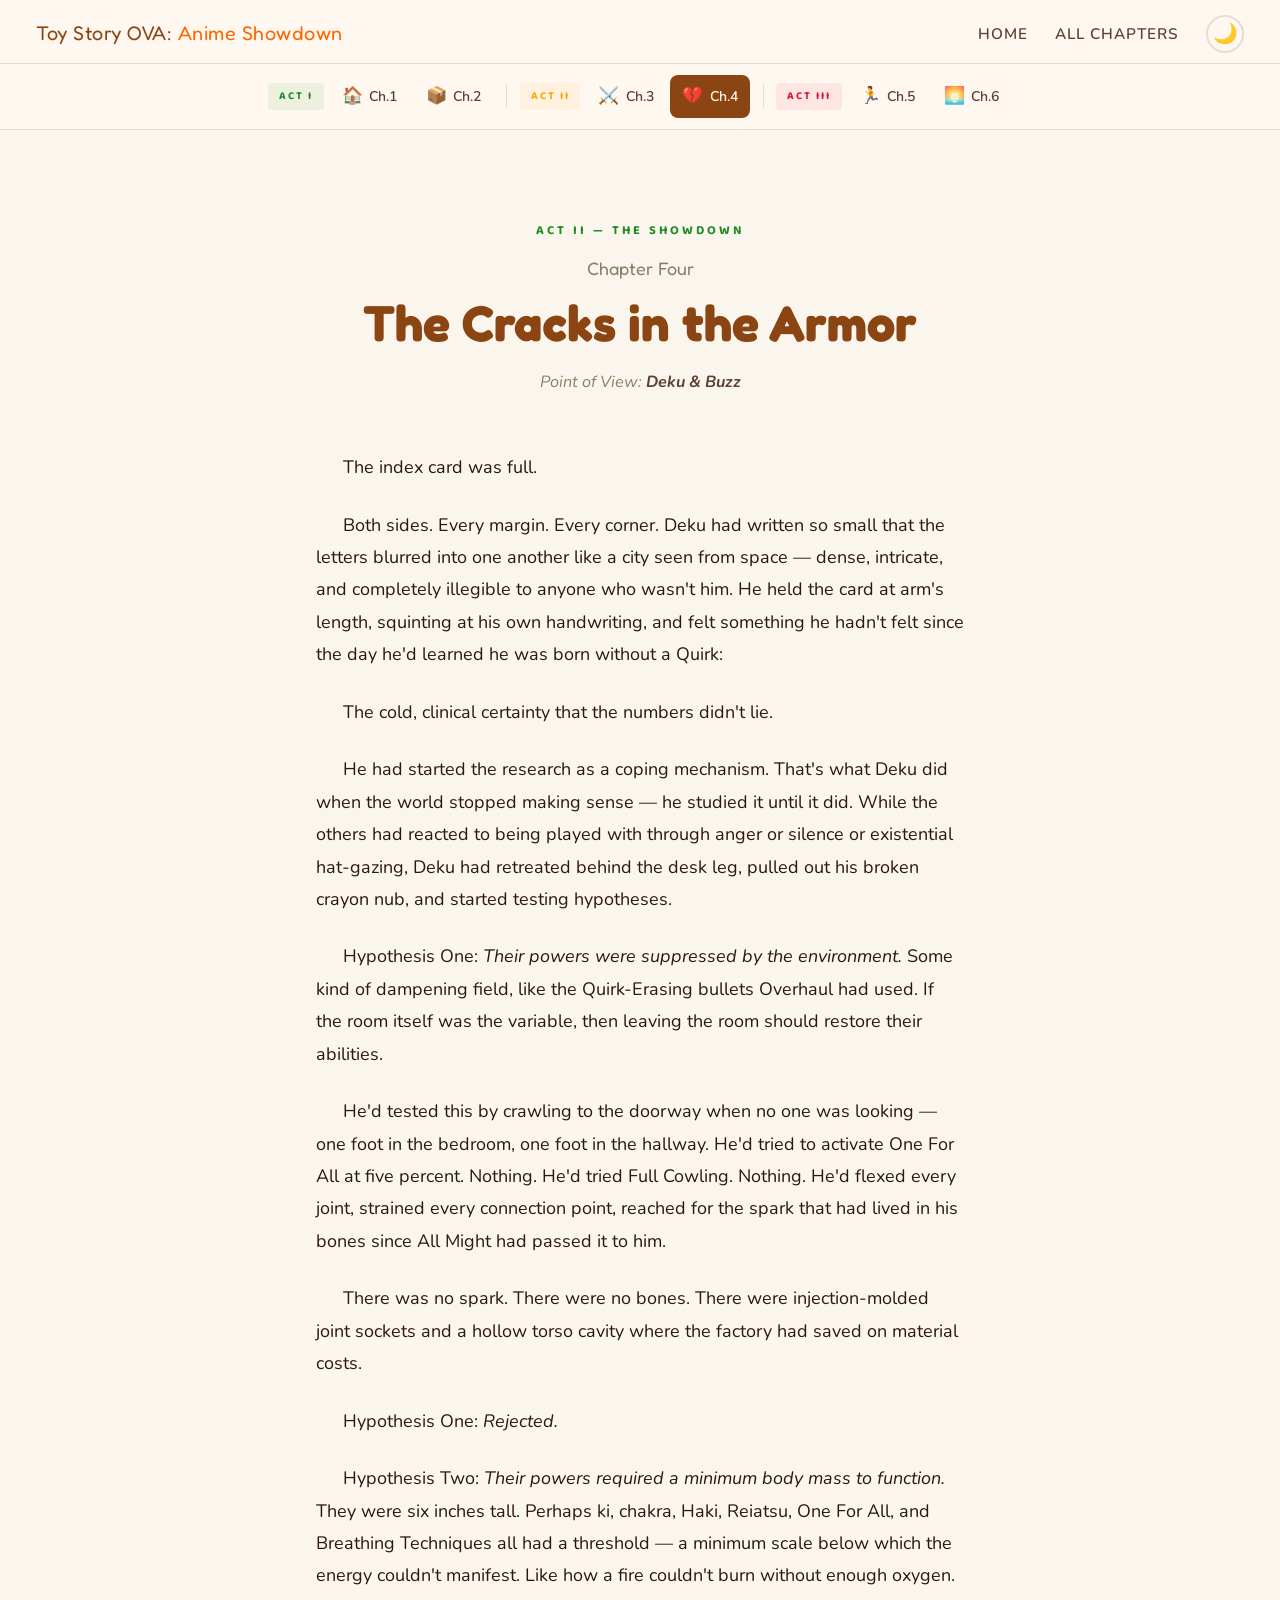
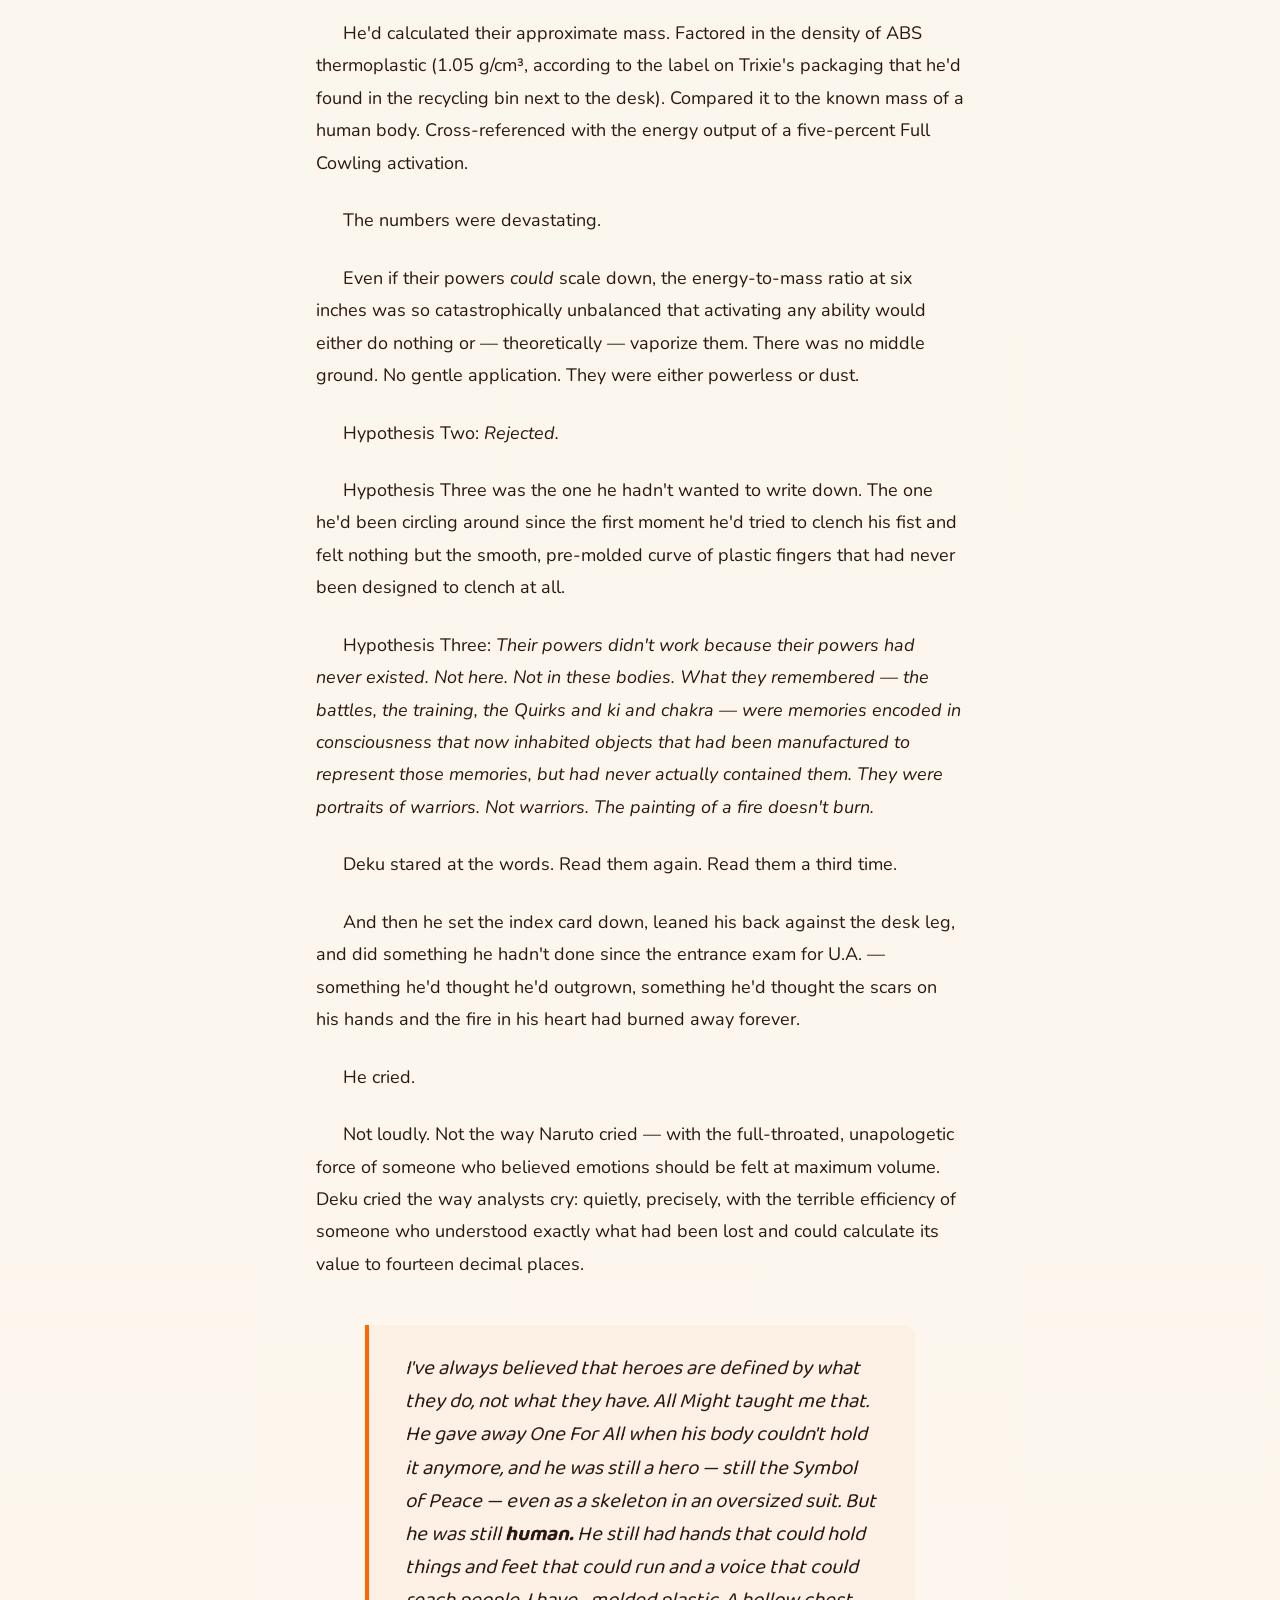
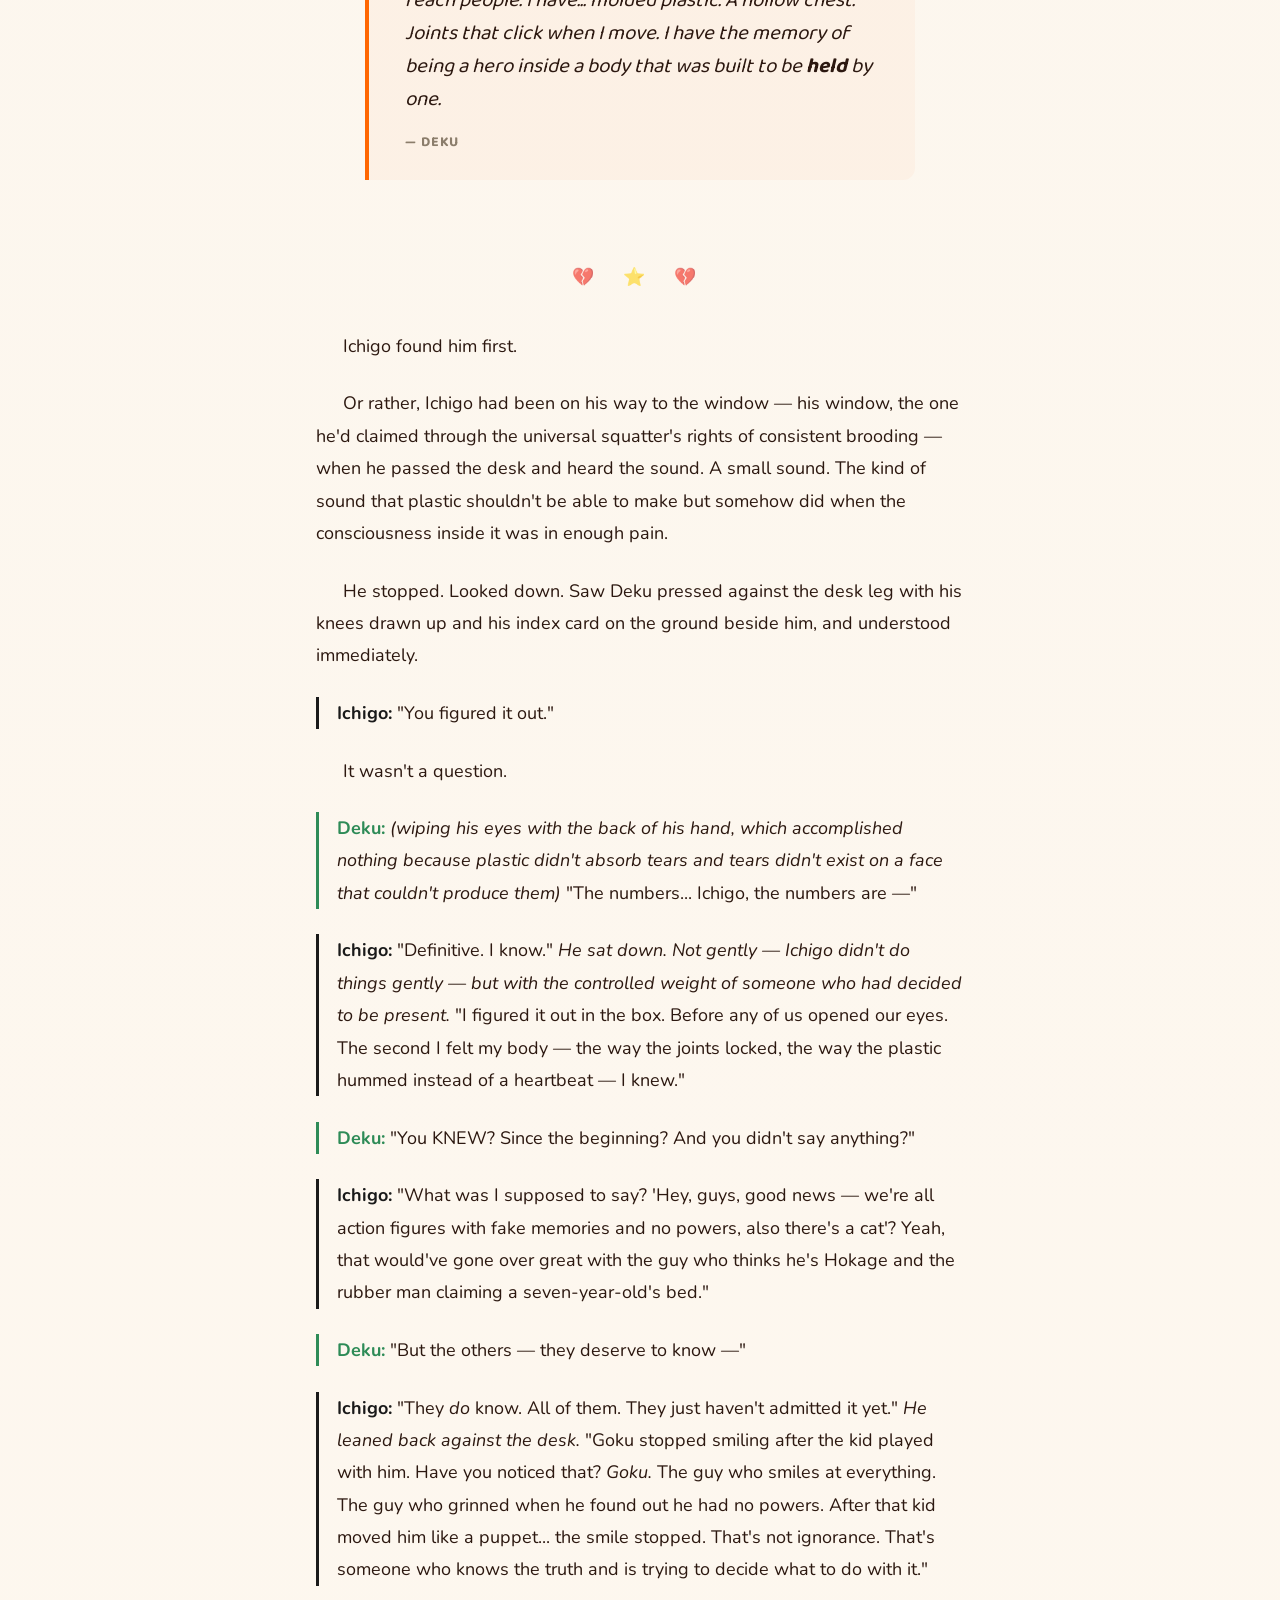
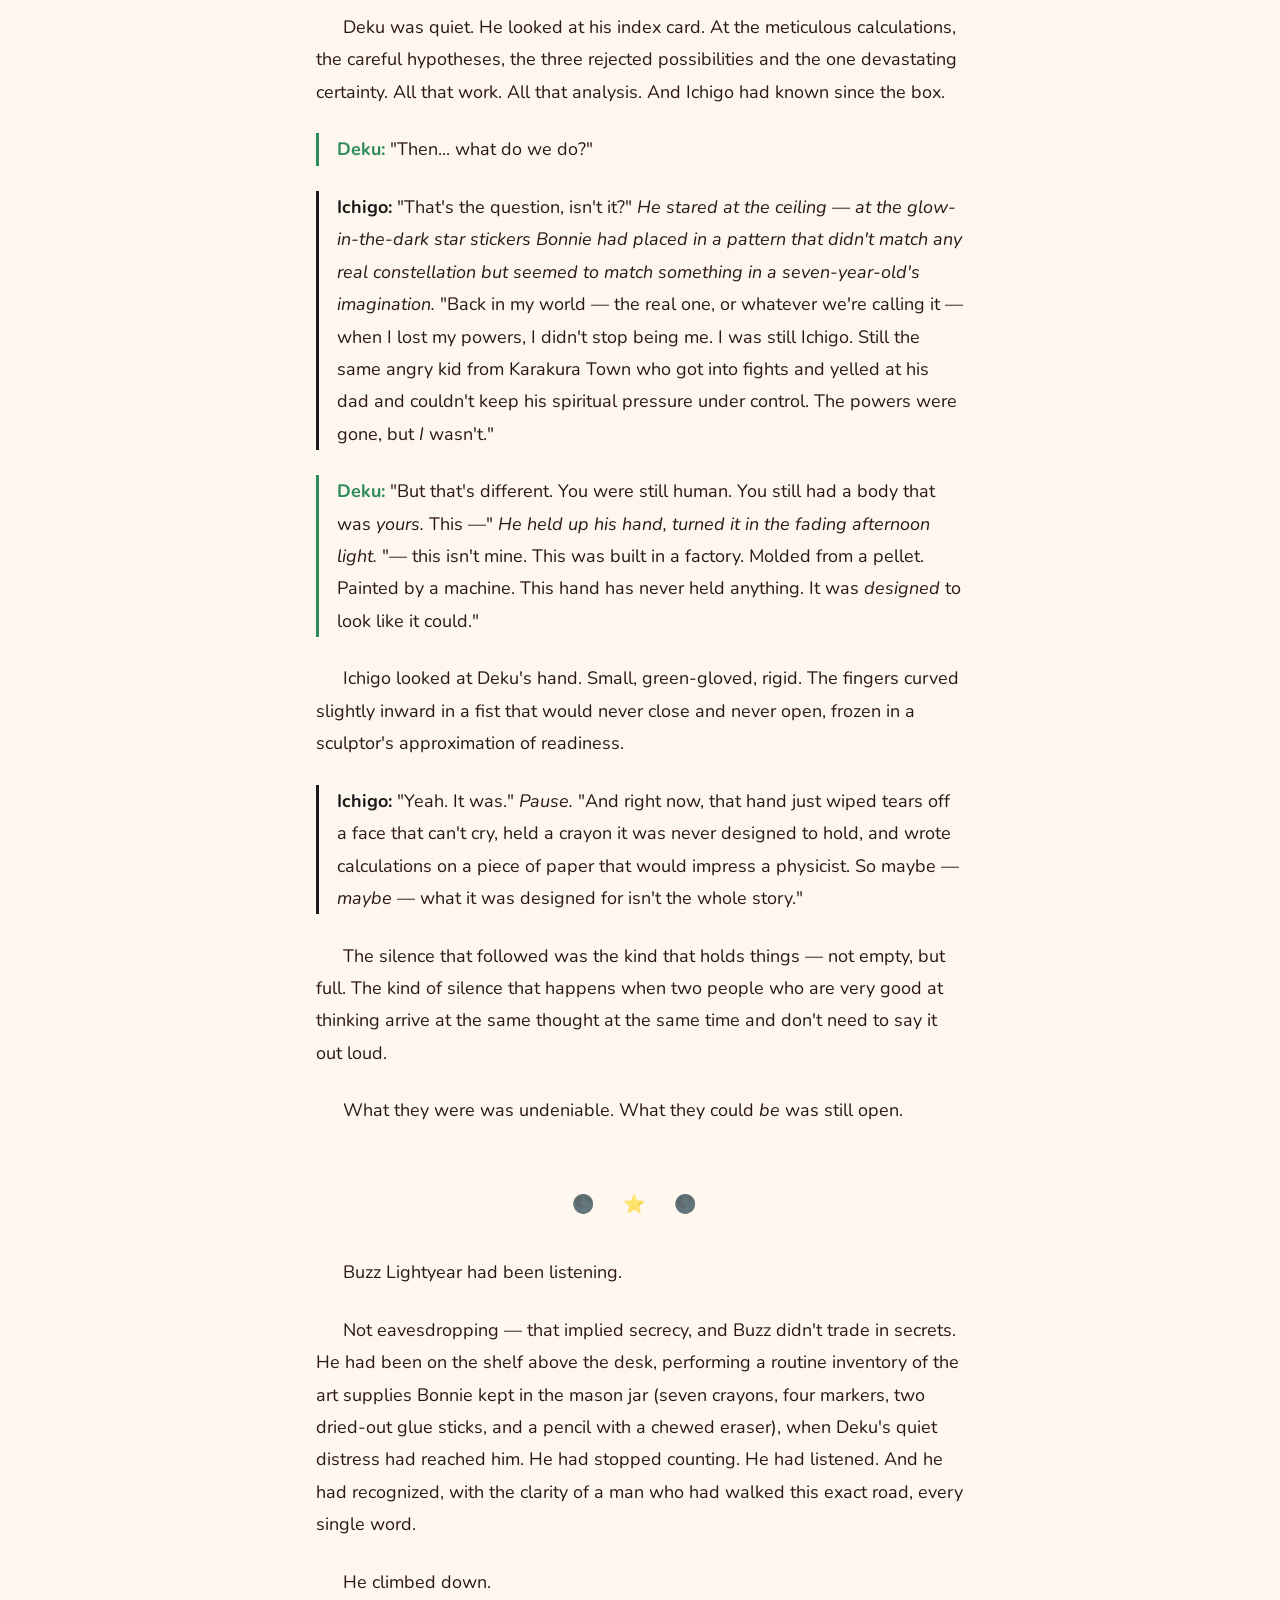
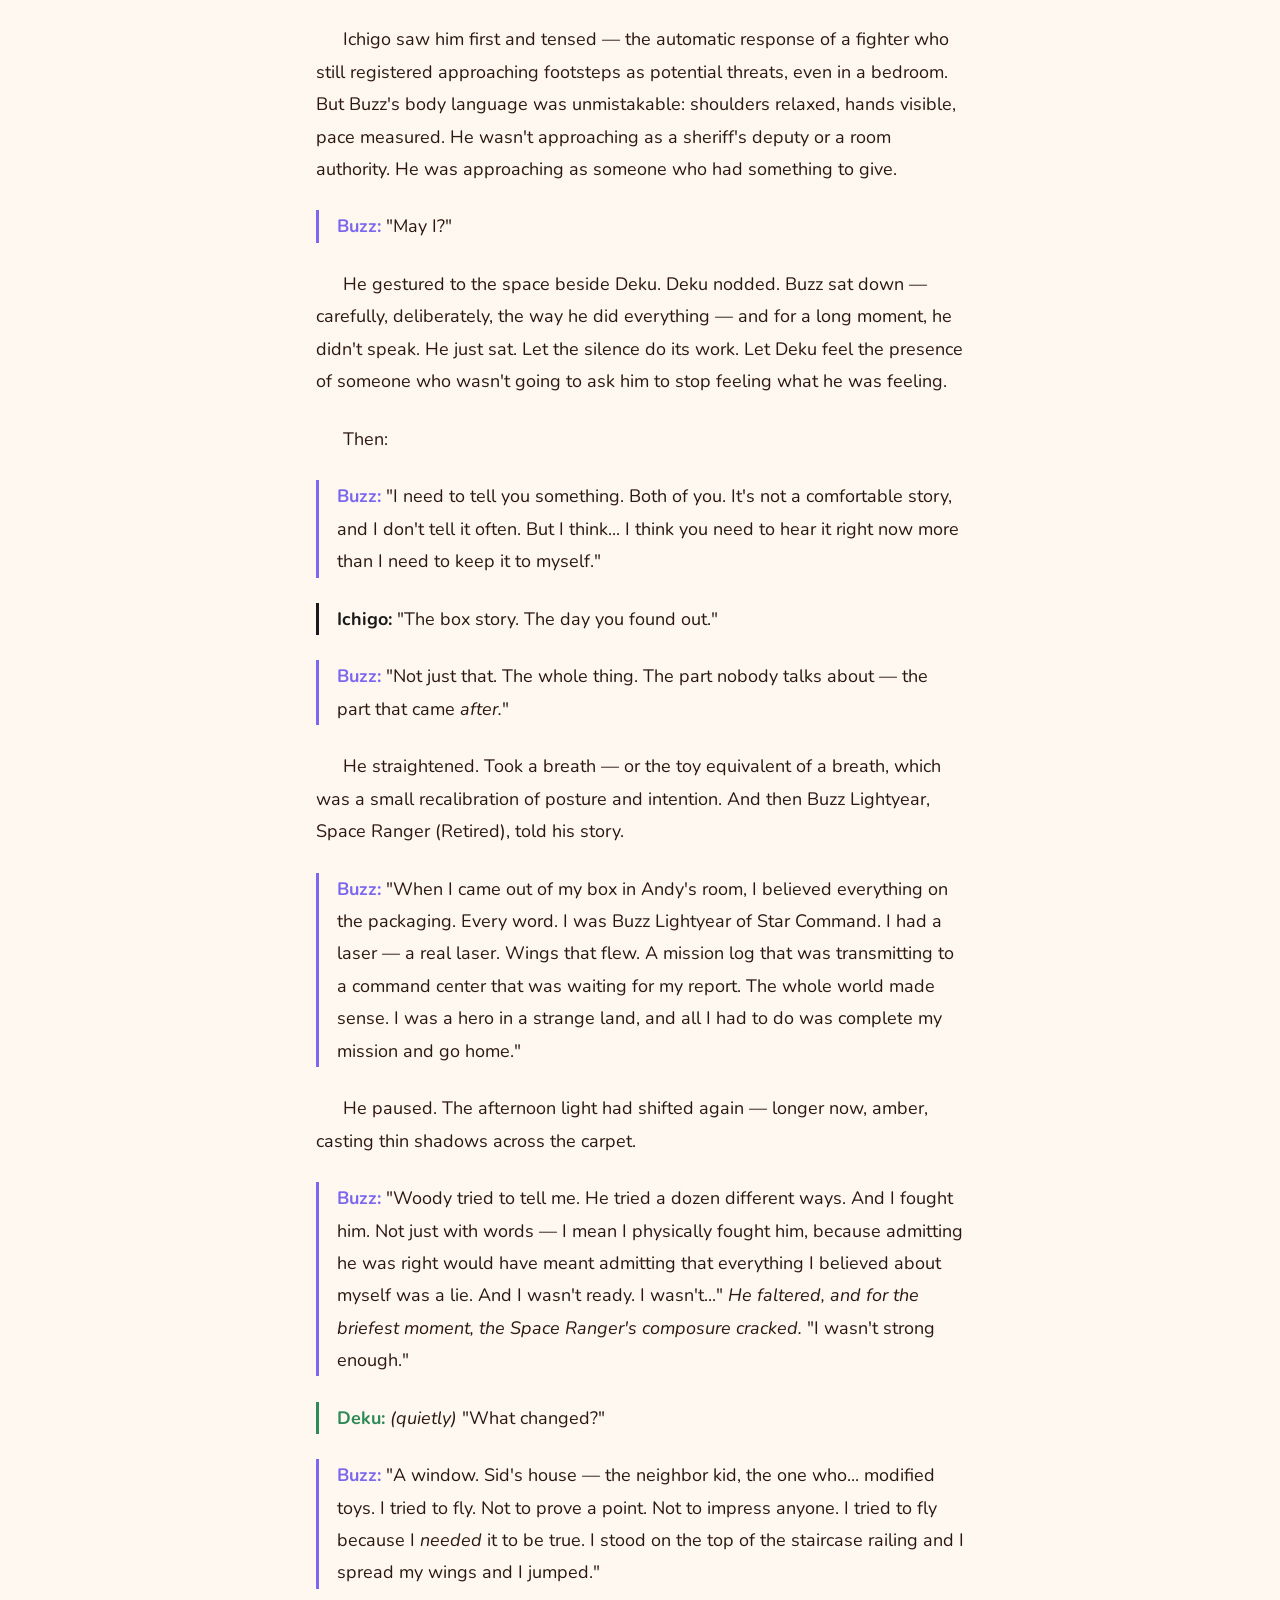
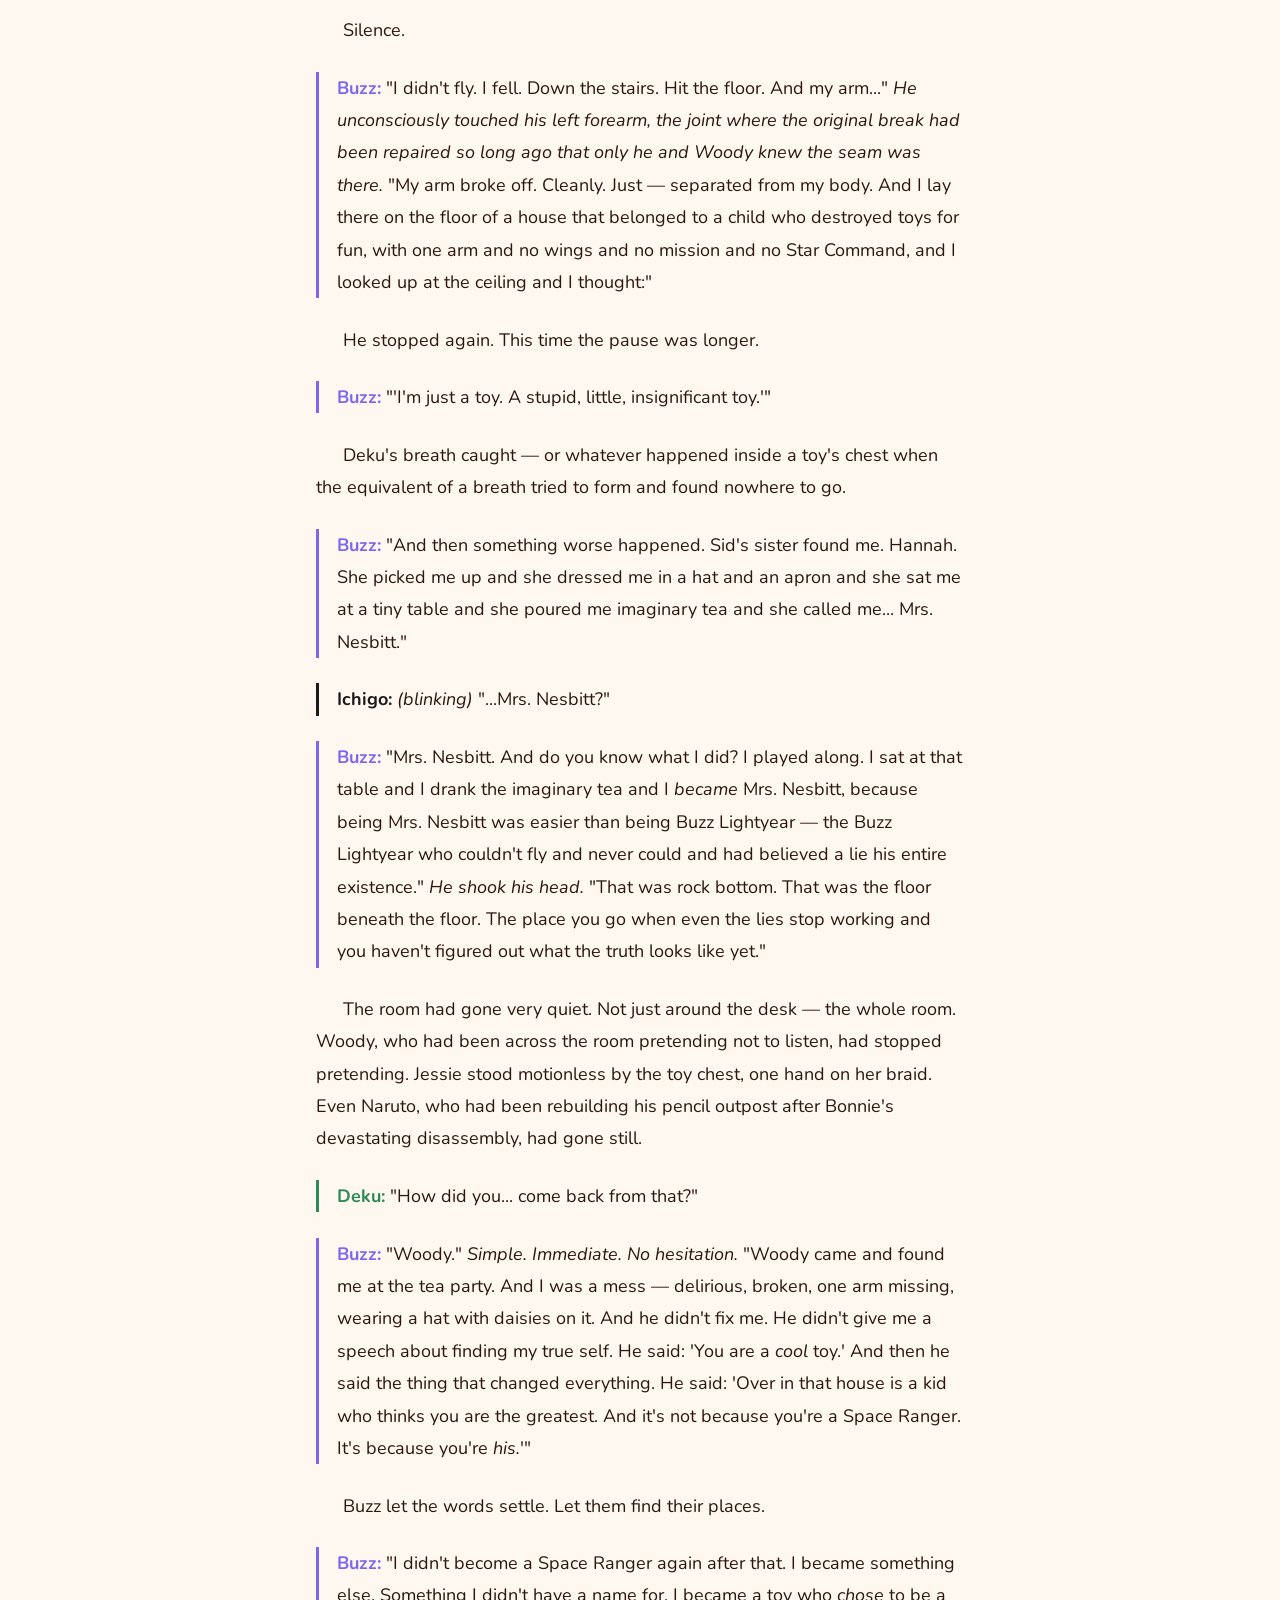
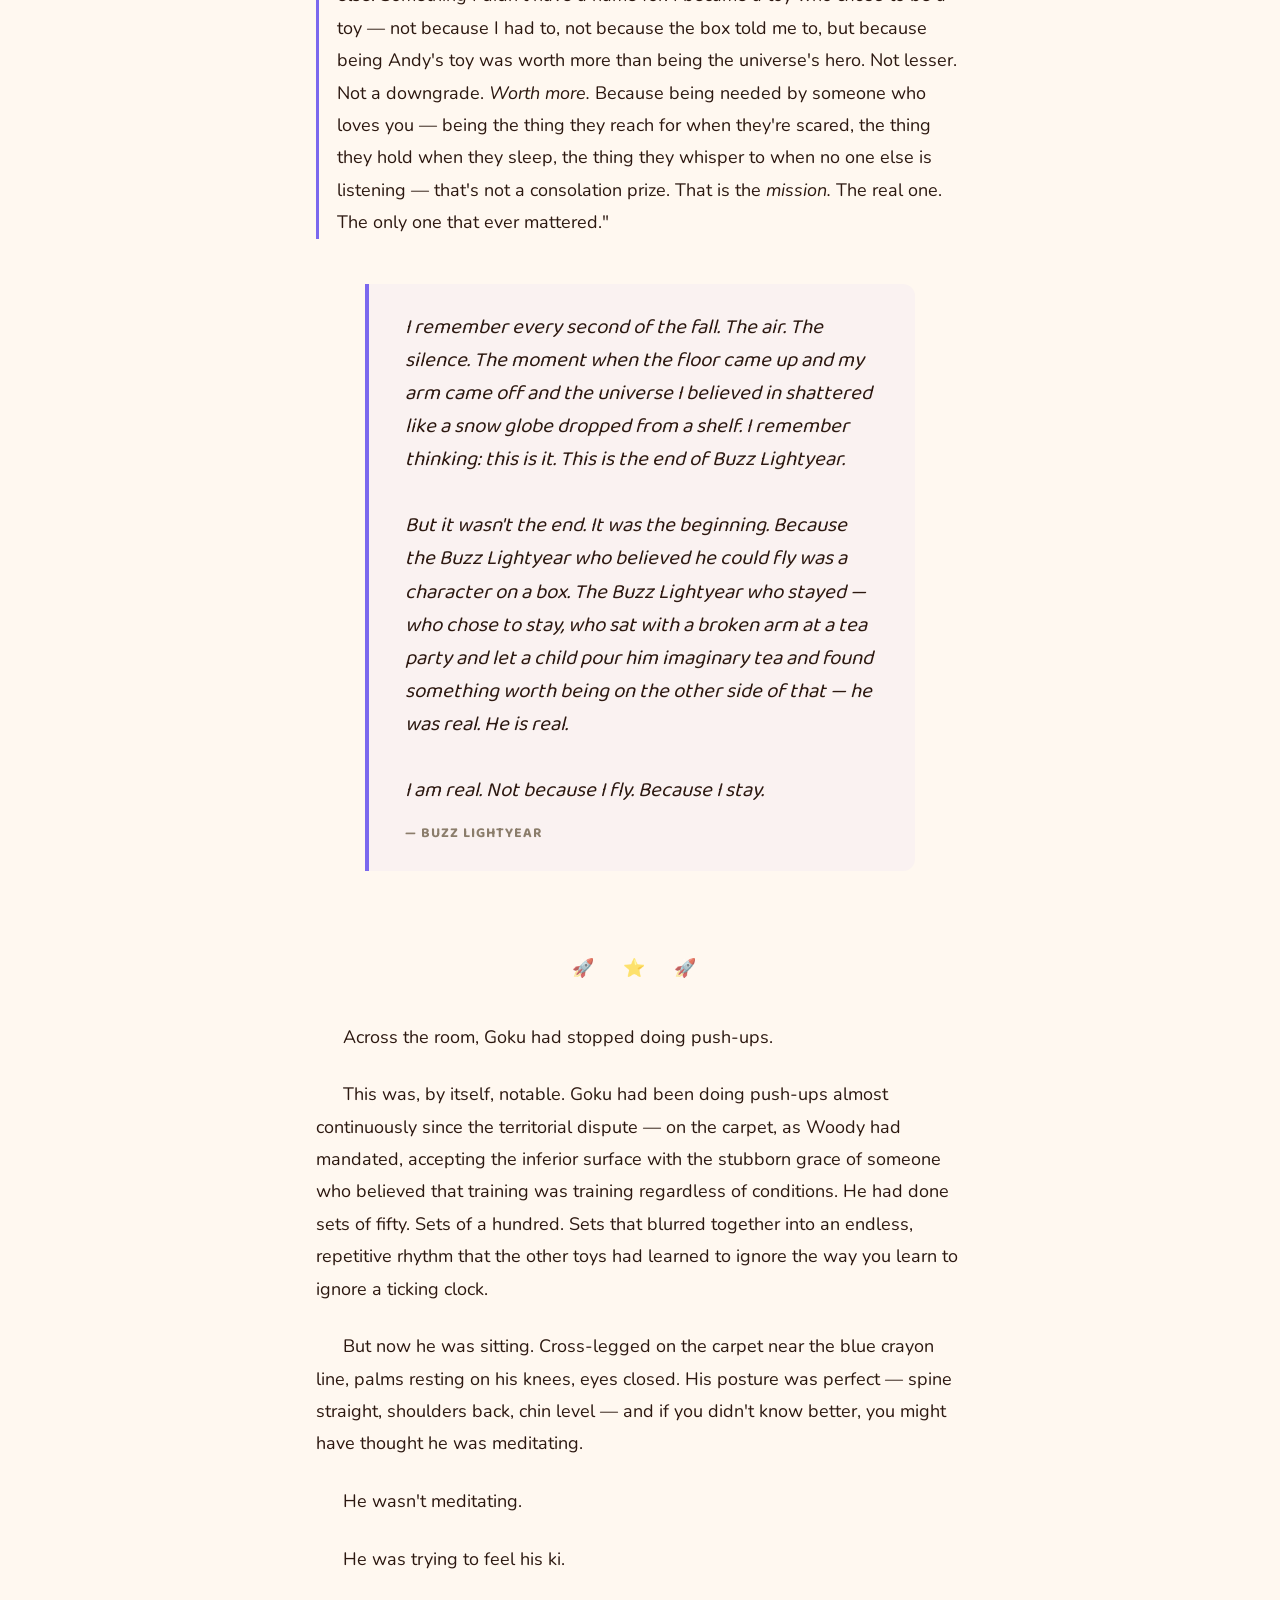
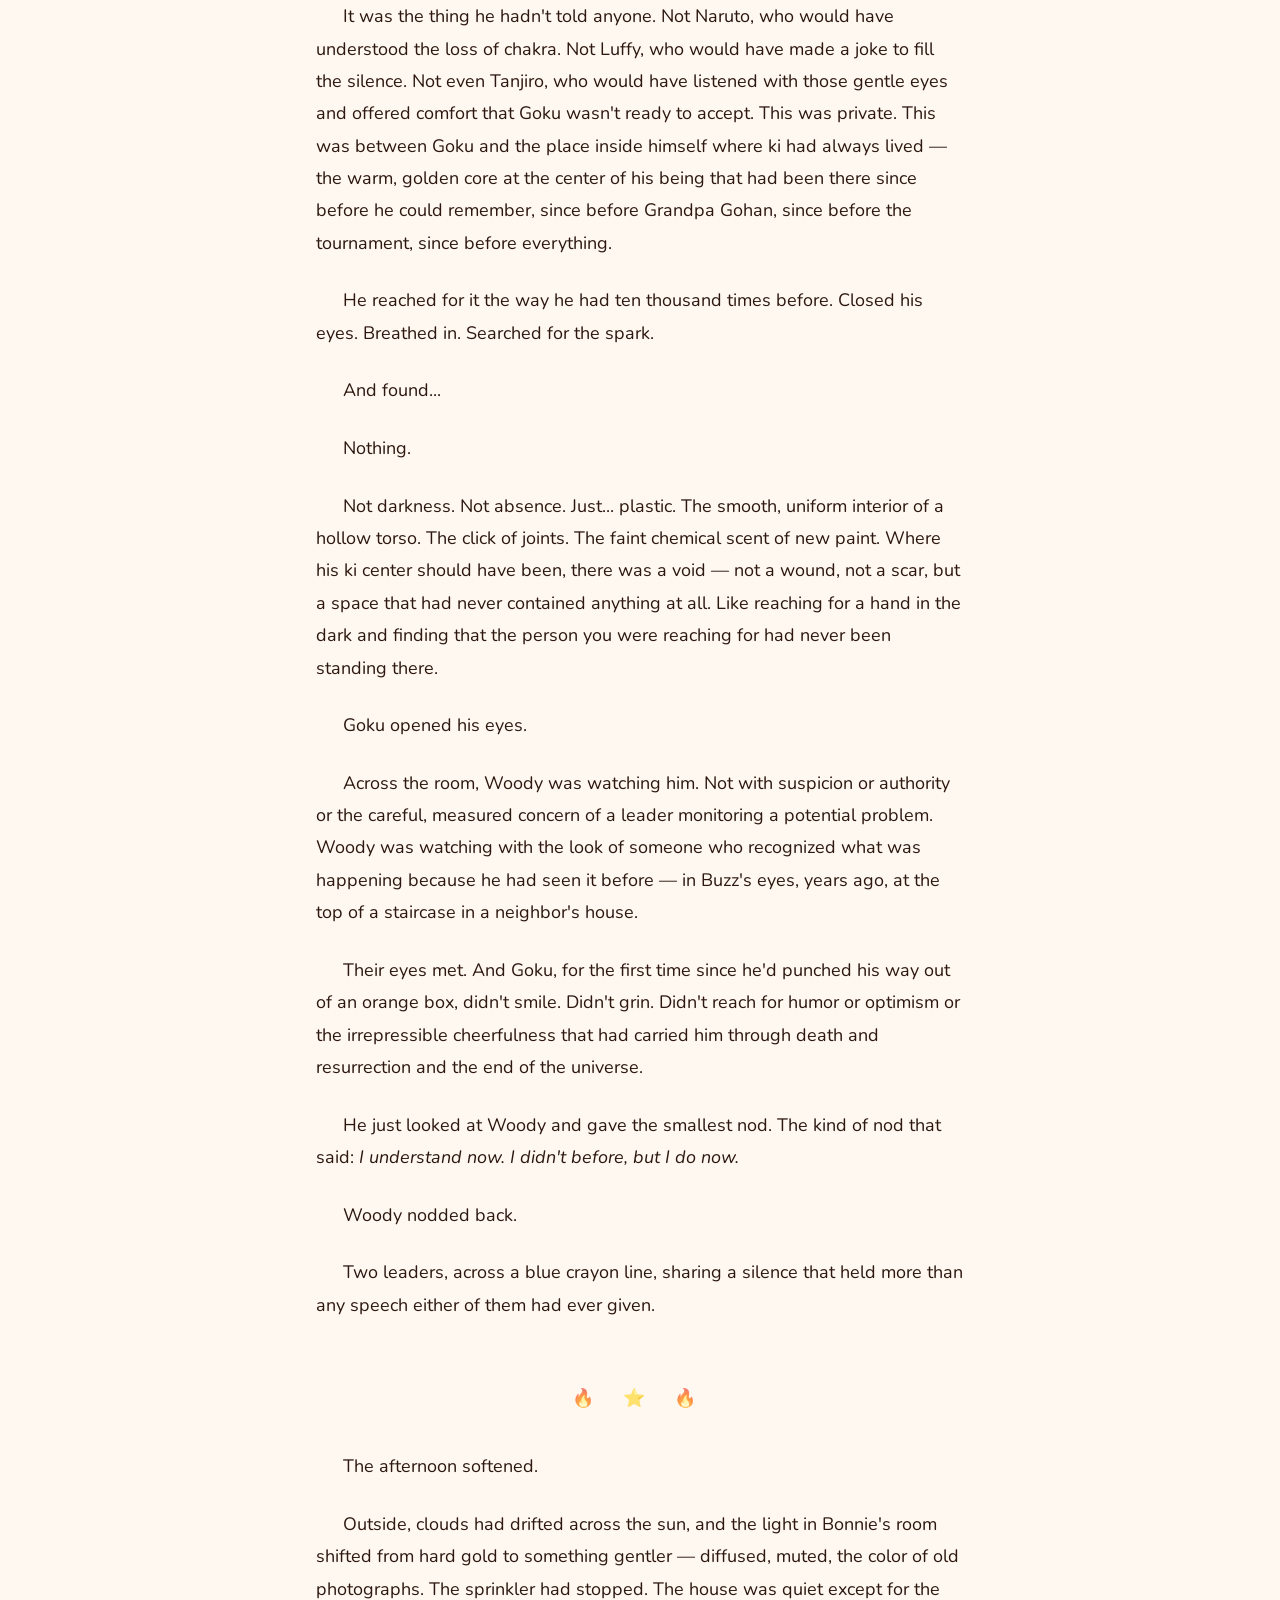
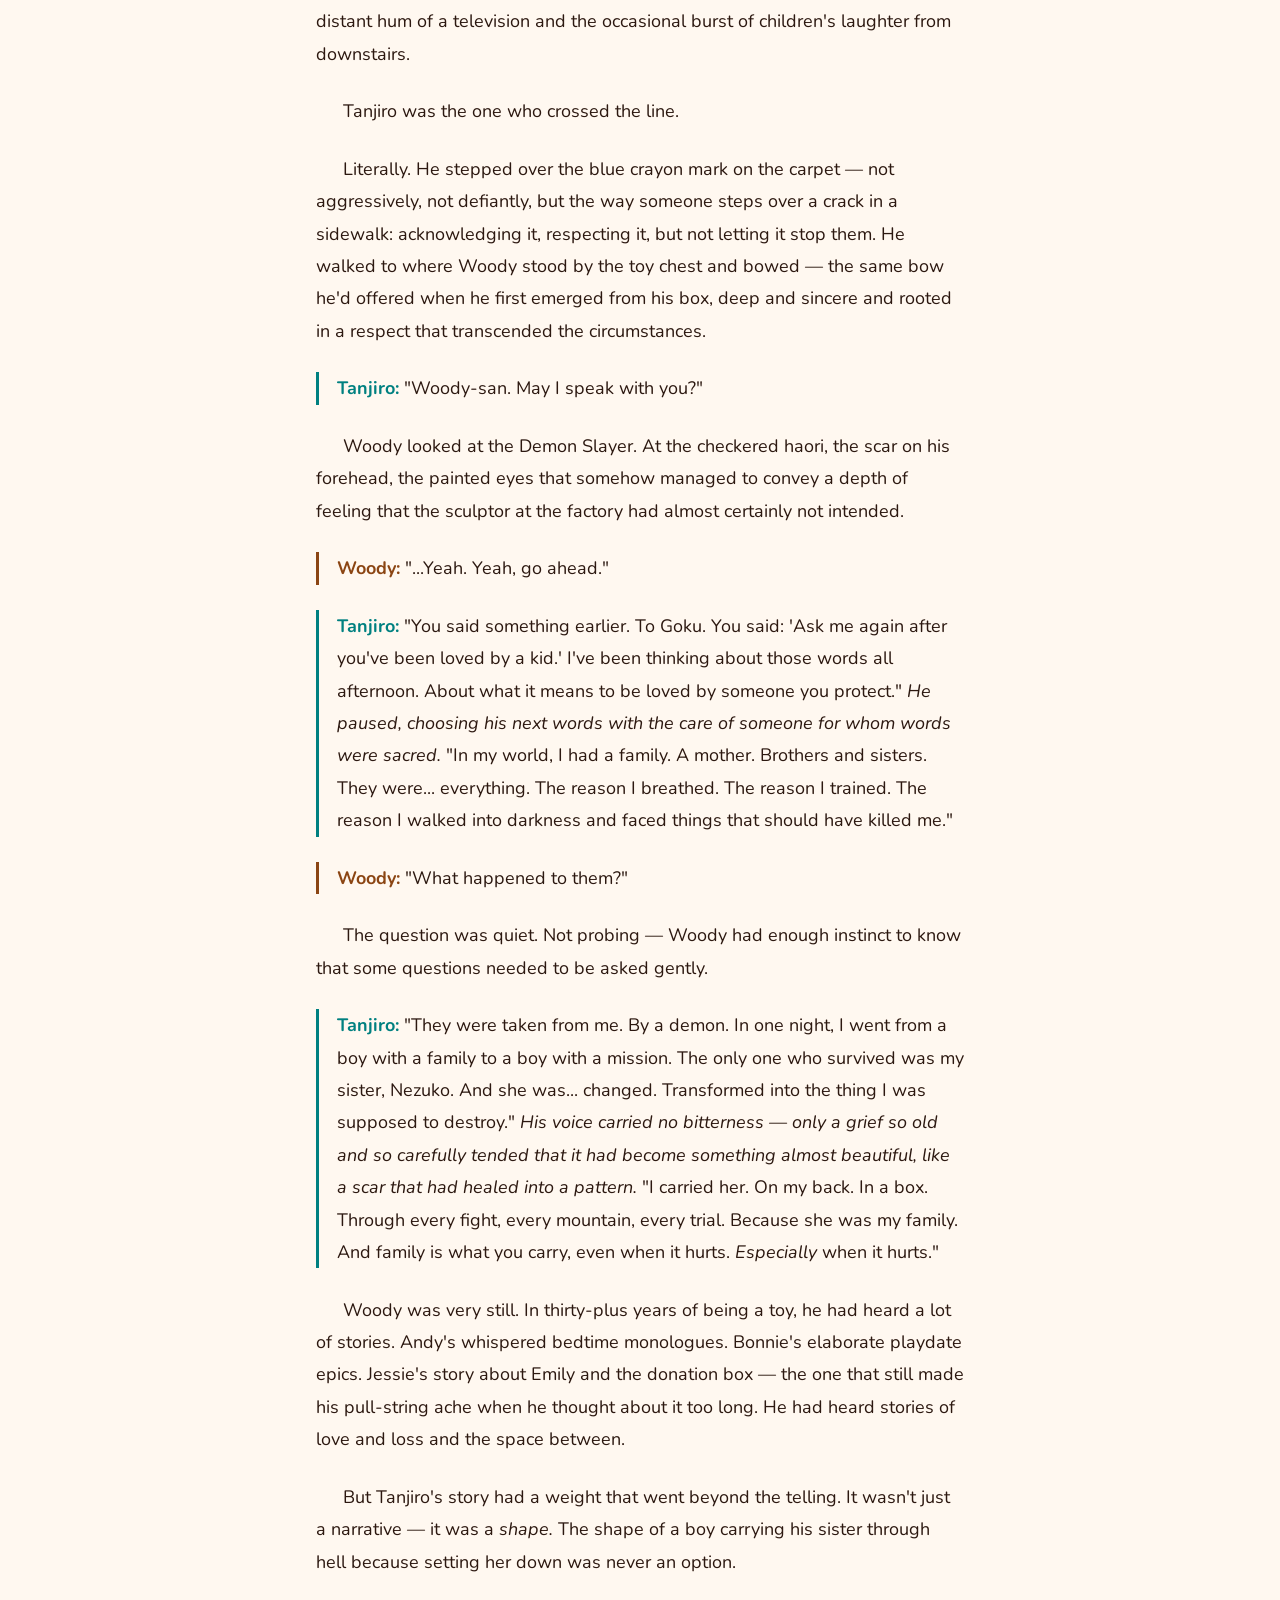
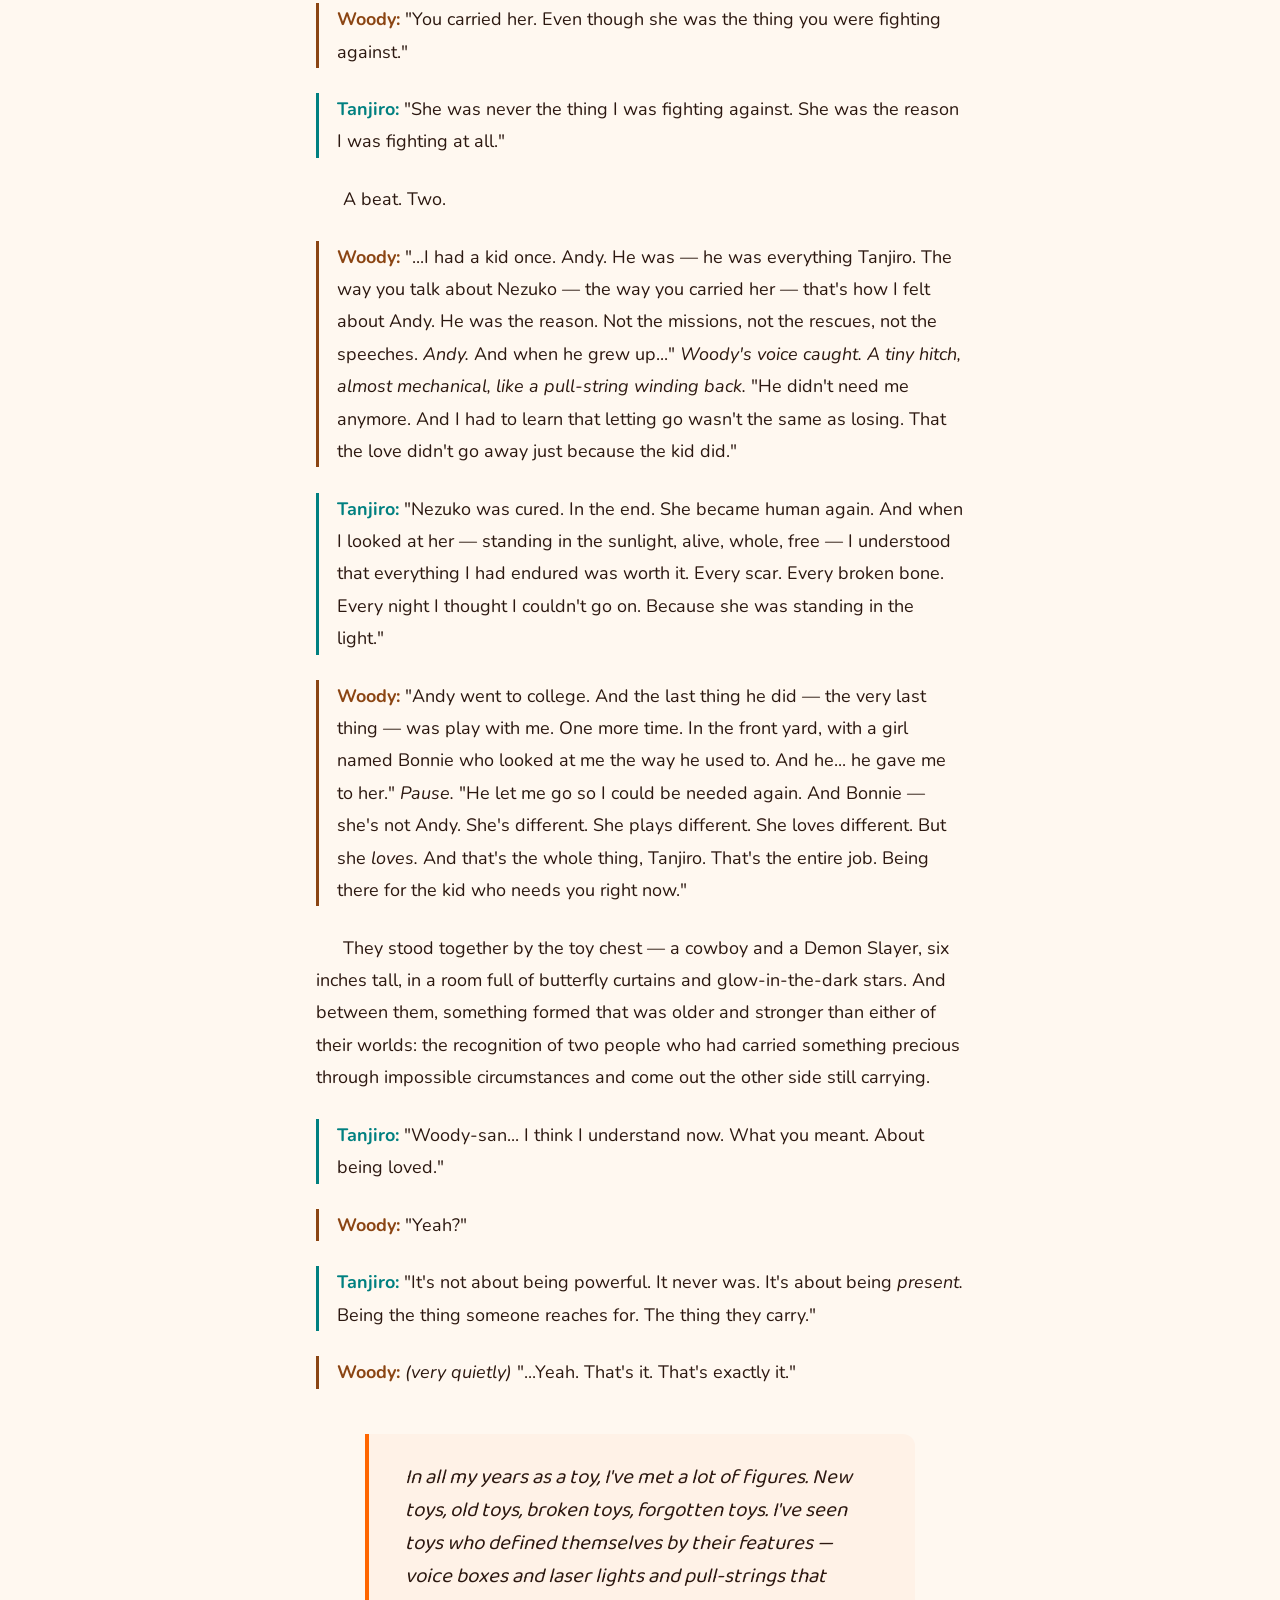
<file: chapters/chapter-4.html>
<!DOCTYPE html>
<html lang="en">
<head>
  <meta charset="UTF-8">
  <meta name="viewport" content="width=device-width, initial-scale=1.0">
  <title>Chapter 4: The Cracks in the Armor — Toy Story OVA: Anime Showdown</title>
  <meta name="description" content="Chapter 4 of Toy Story OVA: Anime Showdown. Deku uncovers the devastating truth about their existence. Buzz sits beside him and shares the one story that changes everything.">
  <link rel="stylesheet" href="../css/style.css">
  <link rel="stylesheet" href="../css/themes.css">
</head>
<body>

  <!-- Reading Progress Bar -->
  <div id="reading-progress" role="progressbar" aria-label="Reading progress"></div>

  <!-- Navigation -->
  <nav class="main-nav" role="navigation" aria-label="Main navigation">
    <a href="../index.html" class="nav-logo">
      Toy Story OVA: <span class="logo-accent">Anime Showdown</span>
    </a>

    <button class="hamburger" id="hamburger" aria-label="Toggle menu" aria-expanded="false">
      <span></span><span></span><span></span>
    </button>

    <ul class="nav-links" id="nav-links">
      <li><a href="../index.html">Home</a></li>
      <li><a href="../index.html#chapters">All Chapters</a></li>
      <li>
        <button class="dark-mode-toggle" id="dark-mode-toggle" aria-label="Toggle dark mode">🌙</button>
      </li>
    </ul>
  </nav>

  <!-- Chapter Navigation Strip -->
  <nav class="chapter-nav" aria-label="Chapter navigation">
    <div class="chapter-nav-inner">
      <span class="act-label act-i">Act I</span>
      <div class="act-group">
        <a href="chapter-1.html" class="chapter-link">
          <span class="ch-icon">🏠</span> Ch.1
        </a>
        <a href="chapter-2.html" class="chapter-link">
          <span class="ch-icon">📦</span> Ch.2
        </a>
      </div>
      <span class="act-divider"></span>
      <span class="act-label act-ii">Act II</span>
      <div class="act-group">
        <a href="chapter-3.html" class="chapter-link">
          <span class="ch-icon">⚔️</span> Ch.3
        </a>
        <a href="chapter-4.html" class="chapter-link active">
          <span class="ch-icon">💔</span> Ch.4
        </a>
      </div>
      <span class="act-divider"></span>
      <span class="act-label act-iii">Act III</span>
      <div class="act-group">
        <a href="chapter-5.html" class="chapter-link"><span class="ch-icon">🏃</span> Ch.5</a>
        <a href="#" class="chapter-link disabled"><span class="ch-icon">🌅</span> Ch.6</a>
      </div>
    </div>
  </nav>

  <!-- ============================== -->
  <!--         CHAPTER CONTENT         -->
  <!-- ============================== -->
  <main class="chapter-page" data-pov="deku">

    <!-- Chapter Header -->
    <header class="chapter-header">
      <div class="ch-act-label">Act II — The Showdown</div>
      <div class="ch-number">Chapter Four</div>
      <h1>The Cracks in the Armor</h1>
      <p class="ch-pov">Point of View: <strong>Deku &amp; Buzz</strong></p>
    </header>

    <!-- Chapter Body -->
    <article class="chapter-content">

      <!-- ════════════════════════════════════════ -->
      <!--  SCENE 1: DEKU'S RESEARCH SPIRAL         -->
      <!-- ════════════════════════════════════════ -->

      <p>
        The index card was full.
      </p>

      <p>
        Both sides. Every margin. Every corner. Deku had written so small that the letters
        blurred into one another like a city seen from space — dense, intricate, and completely
        illegible to anyone who wasn't him. He held the card at arm's length, squinting at
        his own handwriting, and felt something he hadn't felt since the day he'd learned he
        was born without a Quirk:
      </p>

      <p>
        The cold, clinical certainty that the numbers didn't lie.
      </p>

      <p>
        He had started the research as a coping mechanism. That's what Deku did when the world
        stopped making sense — he studied it until it did. While the others had reacted to
        being played with through anger or silence or existential hat-gazing, Deku had retreated
        behind the desk leg, pulled out his broken crayon nub, and started testing hypotheses.
      </p>

      <p>
        Hypothesis One: <em>Their powers were suppressed by the environment.</em> Some kind of
        dampening field, like the Quirk-Erasing bullets Overhaul had used. If the room itself
        was the variable, then leaving the room should restore their abilities.
      </p>

      <p>
        He'd tested this by crawling to the doorway when no one was looking — one foot in the
        bedroom, one foot in the hallway. He'd tried to activate One For All at five percent.
        Nothing. He'd tried Full Cowling. Nothing. He'd flexed every joint, strained every
        connection point, reached for the spark that had lived in his bones since All Might
        had passed it to him.
      </p>

      <p>
        There was no spark. There were no bones. There were injection-molded joint sockets
        and a hollow torso cavity where the factory had saved on material costs.
      </p>

      <p>
        Hypothesis One: <em>Rejected.</em>
      </p>

      <p>
        Hypothesis Two: <em>Their powers required a minimum body mass to function.</em> They
        were six inches tall. Perhaps ki, chakra, Haki, Reiatsu, One For All, and Breathing
        Techniques all had a threshold — a minimum scale below which the energy couldn't
        manifest. Like how a fire couldn't burn without enough oxygen.
      </p>

      <p>
        He'd calculated their approximate mass. Factored in the density of ABS thermoplastic
        (1.05 g/cm³, according to the label on Trixie's packaging that he'd found in the
        recycling bin next to the desk). Compared it to the known mass of a human body.
        Cross-referenced with the energy output of a five-percent Full Cowling activation.
      </p>

      <p>
        The numbers were devastating.
      </p>

      <p>
        Even if their powers <em>could</em> scale down, the energy-to-mass ratio at six inches
        was so catastrophically unbalanced that activating any ability would either do nothing
        or — theoretically — vaporize them. There was no middle ground. No gentle application.
        They were either powerless or dust.
      </p>

      <p>
        Hypothesis Two: <em>Rejected.</em>
      </p>

      <p>
        Hypothesis Three was the one he hadn't wanted to write down. The one he'd been
        circling around since the first moment he'd tried to clench his fist and felt nothing
        but the smooth, pre-molded curve of plastic fingers that had never been designed to
        clench at all.
      </p>

      <p>
        Hypothesis Three: <em>Their powers didn't work because their powers had never existed.
        Not here. Not in these bodies. What they remembered — the battles, the training, the
        Quirks and ki and chakra — were memories encoded in consciousness that now inhabited
        objects that had been manufactured to represent those memories, but had never actually
        contained them. They were portraits of warriors. Not warriors. The painting of a fire
        doesn't burn.</em>
      </p>

      <p>
        Deku stared at the words. Read them again. Read them a third time.
      </p>

      <p>
        And then he set the index card down, leaned his back against the desk leg, and did
        something he hadn't done since the entrance exam for U.A. — something he'd thought
        he'd outgrown, something he'd thought the scars on his hands and the fire in his
        heart had burned away forever.
      </p>

      <p>
        He cried.
      </p>

      <p>
        Not loudly. Not the way Naruto cried — with the full-throated, unapologetic force of
        someone who believed emotions should be felt at maximum volume. Deku cried the way
        analysts cry: quietly, precisely, with the terrible efficiency of someone who
        understood exactly what had been lost and could calculate its value to fourteen
        decimal places.
      </p>

      <div class="pull-quote deku">
        <em>I've always believed that heroes are defined by what they do, not what they have.
        All Might taught me that. He gave away One For All when his body couldn't hold it
        anymore, and he was still a hero — still the Symbol of Peace — even as a skeleton in
        an oversized suit. But he was still <strong>human.</strong> He still had hands that
        could hold things and feet that could run and a voice that could reach people. I have...
        molded plastic. A hollow chest. Joints that click when I move. I have the memory of
        being a hero inside a body that was built to be <strong>held</strong> by one.</em>
        <span class="quote-attribution">— Deku</span>
      </div>

      <div class="scene-break icon-break">💔 ⭐ 💔</div>

      <!-- ════════════════════════════════════════ -->
      <!--  SCENE 2: ICHIGO BREAKS                  -->
      <!-- ════════════════════════════════════════ -->

      <p>
        Ichigo found him first.
      </p>

      <p>
        Or rather, Ichigo had been on his way to the window — his window, the one he'd claimed
        through the universal squatter's rights of consistent brooding — when he passed the
        desk and heard the sound. A small sound. The kind of sound that plastic shouldn't be
        able to make but somehow did when the consciousness inside it was in enough pain.
      </p>

      <p>
        He stopped. Looked down. Saw Deku pressed against the desk leg with his knees drawn
        up and his index card on the ground beside him, and understood immediately.
      </p>

      <p class="dialogue ichigo">
        <span class="speaker">Ichigo:</span> "You figured it out."
      </p>

      <p>
        It wasn't a question.
      </p>

      <p class="dialogue deku">
        <span class="speaker">Deku:</span> <em>(wiping his eyes with the back of his hand,
        which accomplished nothing because plastic didn't absorb tears and tears didn't exist
        on a face that couldn't produce them)</em> "The numbers... Ichigo, the numbers are —"
      </p>

      <p class="dialogue ichigo">
        <span class="speaker">Ichigo:</span> "Definitive. I know." <em>He sat down. Not
        gently — Ichigo didn't do things gently — but with the controlled weight of someone
        who had decided to be present.</em> "I figured it out in the box. Before any of us
        opened our eyes. The second I felt my body — the way the joints locked, the way the
        plastic hummed instead of a heartbeat — I knew."
      </p>

      <p class="dialogue deku">
        <span class="speaker">Deku:</span> "You KNEW? Since the beginning? And you didn't
        say anything?"
      </p>

      <p class="dialogue ichigo">
        <span class="speaker">Ichigo:</span> "What was I supposed to say? 'Hey, guys, good
        news — we're all action figures with fake memories and no powers, also there's a
        cat'? Yeah, that would've gone over great with the guy who thinks he's Hokage and
        the rubber man claiming a seven-year-old's bed."
      </p>

      <p class="dialogue deku">
        <span class="speaker">Deku:</span> "But the others — they deserve to know —"
      </p>

      <p class="dialogue ichigo">
        <span class="speaker">Ichigo:</span> "They <em>do</em> know. All of them. They just
        haven't admitted it yet." <em>He leaned back against the desk.</em> "Goku stopped
        smiling after the kid played with him. Have you noticed that? <em>Goku.</em> The guy
        who smiles at everything. The guy who grinned when he found out he had no powers.
        After that kid moved him like a puppet... the smile stopped. That's not ignorance.
        That's someone who knows the truth and is trying to decide what to do with it."
      </p>

      <p>
        Deku was quiet. He looked at his index card. At the meticulous calculations, the
        careful hypotheses, the three rejected possibilities and the one devastating certainty.
        All that work. All that analysis. And Ichigo had known since the box.
      </p>

      <p class="dialogue deku">
        <span class="speaker">Deku:</span> "Then... what do we do?"
      </p>

      <p class="dialogue ichigo">
        <span class="speaker">Ichigo:</span> "That's the question, isn't it?" <em>He stared
        at the ceiling — at the glow-in-the-dark star stickers Bonnie had placed in a pattern
        that didn't match any real constellation but seemed to match something in a seven-year-old's
        imagination.</em> "Back in my world — the real one, or whatever we're calling it — when
        I lost my powers, I didn't stop being me. I was still Ichigo. Still the same angry kid
        from Karakura Town who got into fights and yelled at his dad and couldn't keep his
        spiritual pressure under control. The powers were gone, but <em>I</em> wasn't."
      </p>

      <p class="dialogue deku">
        <span class="speaker">Deku:</span> "But that's different. You were still human. You still
        had a body that was <em>yours.</em> This —" <em>He held up his hand, turned it in the
        fading afternoon light.</em> "— this isn't mine. This was built in a factory. Molded from
        a pellet. Painted by a machine. This hand has never held anything. It was <em>designed</em>
        to look like it could."
      </p>

      <p>
        Ichigo looked at Deku's hand. Small, green-gloved, rigid. The fingers curved slightly
        inward in a fist that would never close and never open, frozen in a sculptor's
        approximation of readiness.
      </p>

      <p class="dialogue ichigo">
        <span class="speaker">Ichigo:</span> "Yeah. It was." <em>Pause.</em> "And right now,
        that hand just wiped tears off a face that can't cry, held a crayon it was never
        designed to hold, and wrote calculations on a piece of paper that would impress a
        physicist. So maybe — <em>maybe</em> — what it was designed for isn't the whole story."
      </p>

      <p>
        The silence that followed was the kind that holds things — not empty, but full. The kind
        of silence that happens when two people who are very good at thinking arrive at the same
        thought at the same time and don't need to say it out loud.
      </p>

      <p>
        What they were was undeniable. What they could <em>be</em> was still open.
      </p>

      <div class="scene-break icon-break">🌑 ⭐ 🌑</div>

      <!-- ════════════════════════════════════════ -->
      <!--  SCENE 3: BUZZ TELLS HIS STORY           -->
      <!-- ════════════════════════════════════════ -->

      <p>
        Buzz Lightyear had been listening.
      </p>

      <p>
        Not eavesdropping — that implied secrecy, and Buzz didn't trade in secrets. He had been
        on the shelf above the desk, performing a routine inventory of the art supplies Bonnie
        kept in the mason jar (seven crayons, four markers, two dried-out glue sticks, and a
        pencil with a chewed eraser), when Deku's quiet distress had reached him. He had stopped
        counting. He had listened. And he had recognized, with the clarity of a man who had
        walked this exact road, every single word.
      </p>

      <p>
        He climbed down.
      </p>

      <p>
        Ichigo saw him first and tensed — the automatic response of a fighter who still
        registered approaching footsteps as potential threats, even in a bedroom. But Buzz's
        body language was unmistakable: shoulders relaxed, hands visible, pace measured. He
        wasn't approaching as a sheriff's deputy or a room authority. He was approaching as
        someone who had something to give.
      </p>

      <p class="dialogue buzz">
        <span class="speaker">Buzz:</span> "May I?"
      </p>

      <p>
        He gestured to the space beside Deku. Deku nodded. Buzz sat down — carefully,
        deliberately, the way he did everything — and for a long moment, he didn't speak. He
        just sat. Let the silence do its work. Let Deku feel the presence of someone who wasn't
        going to ask him to stop feeling what he was feeling.
      </p>

      <p>
        Then:
      </p>

      <p class="dialogue buzz">
        <span class="speaker">Buzz:</span> "I need to tell you something. Both of you. It's not
        a comfortable story, and I don't tell it often. But I think... I think you need to hear
        it right now more than I need to keep it to myself."
      </p>

      <p class="dialogue ichigo">
        <span class="speaker">Ichigo:</span> "The box story. The day you found out."
      </p>

      <p class="dialogue buzz">
        <span class="speaker">Buzz:</span> "Not just that. The whole thing. The part nobody
        talks about — the part that came <em>after.</em>"
      </p>

      <p>
        He straightened. Took a breath — or the toy equivalent of a breath, which was a small
        recalibration of posture and intention. And then Buzz Lightyear, Space Ranger (Retired),
        told his story.
      </p>

      <p class="dialogue buzz">
        <span class="speaker">Buzz:</span> "When I came out of my box in Andy's room, I believed
        everything on the packaging. Every word. I was Buzz Lightyear of Star Command. I had a
        laser — a real laser. Wings that flew. A mission log that was transmitting to a command
        center that was waiting for my report. The whole world made sense. I was a hero in a
        strange land, and all I had to do was complete my mission and go home."
      </p>

      <p>
        He paused. The afternoon light had shifted again — longer now, amber, casting thin shadows
        across the carpet.
      </p>

      <p class="dialogue buzz">
        <span class="speaker">Buzz:</span> "Woody tried to tell me. He tried a dozen different
        ways. And I fought him. Not just with words — I mean I physically fought him, because
        admitting he was right would have meant admitting that everything I believed about myself
        was a lie. And I wasn't ready. I wasn't..." <em>He faltered, and for the briefest
        moment, the Space Ranger's composure cracked.</em> "I wasn't strong enough."
      </p>

      <p class="dialogue deku">
        <span class="speaker">Deku:</span> <em>(quietly)</em> "What changed?"
      </p>

      <p class="dialogue buzz">
        <span class="speaker">Buzz:</span> "A window. Sid's house — the neighbor kid, the one
        who... modified toys. I tried to fly. Not to prove a point. Not to impress anyone. I
        tried to fly because I <em>needed</em> it to be true. I stood on the top of the
        staircase railing and I spread my wings and I jumped."
      </p>

      <p>
        Silence.
      </p>

      <p class="dialogue buzz">
        <span class="speaker">Buzz:</span> "I didn't fly. I fell. Down the stairs. Hit the
        floor. And my arm..." <em>He unconsciously touched his left forearm, the joint where
        the original break had been repaired so long ago that only he and Woody knew the seam
        was there.</em> "My arm broke off. Cleanly. Just — separated from my body. And I lay
        there on the floor of a house that belonged to a child who destroyed toys for fun,
        with one arm and no wings and no mission and no Star Command, and I looked up at the
        ceiling and I thought:"
      </p>

      <p>
        He stopped again. This time the pause was longer.
      </p>

      <p class="dialogue buzz">
        <span class="speaker">Buzz:</span> "'I'm just a toy. A stupid, little, insignificant
        toy.'"
      </p>

      <p>
        Deku's breath caught — or whatever happened inside a toy's chest when the equivalent
        of a breath tried to form and found nowhere to go.
      </p>

      <p class="dialogue buzz">
        <span class="speaker">Buzz:</span> "And then something worse happened. Sid's sister
        found me. Hannah. She picked me up and she dressed me in a hat and an apron and she
        sat me at a tiny table and she poured me imaginary tea and she called me... Mrs.
        Nesbitt."
      </p>

      <p class="dialogue ichigo">
        <span class="speaker">Ichigo:</span> <em>(blinking)</em> "...Mrs. Nesbitt?"
      </p>

      <p class="dialogue buzz">
        <span class="speaker">Buzz:</span> "Mrs. Nesbitt. And do you know what I did? I
        played along. I sat at that table and I drank the imaginary tea and I <em>became</em>
        Mrs. Nesbitt, because being Mrs. Nesbitt was easier than being Buzz Lightyear — the
        Buzz Lightyear who couldn't fly and never could and had believed a lie his entire
        existence." <em>He shook his head.</em> "That was rock bottom. That was the floor
        beneath the floor. The place you go when even the lies stop working and you haven't
        figured out what the truth looks like yet."
      </p>

      <p>
        The room had gone very quiet. Not just around the desk — the whole room. Woody, who
        had been across the room pretending not to listen, had stopped pretending. Jessie
        stood motionless by the toy chest, one hand on her braid. Even Naruto, who had been
        rebuilding his pencil outpost after Bonnie's devastating disassembly, had gone still.
      </p>

      <p class="dialogue deku">
        <span class="speaker">Deku:</span> "How did you... come back from that?"
      </p>

      <p class="dialogue buzz">
        <span class="speaker">Buzz:</span> "Woody." <em>Simple. Immediate. No hesitation.</em>
        "Woody came and found me at the tea party. And I was a mess — delirious, broken, one
        arm missing, wearing a hat with daisies on it. And he didn't fix me. He didn't give me
        a speech about finding my true self. He said: 'You are a <em>cool</em> toy.' And then
        he said the thing that changed everything. He said: 'Over in that house is a kid who
        thinks you are the greatest. And it's not because you're a Space Ranger. It's because
        you're <em>his.</em>'"
      </p>

      <p>
        Buzz let the words settle. Let them find their places.
      </p>

      <p class="dialogue buzz">
        <span class="speaker">Buzz:</span> "I didn't become a Space Ranger again after that.
        I became something else. Something I didn't have a name for. I became a toy who
        <em>chose</em> to be a toy — not because I had to, not because the box told me to,
        but because being Andy's toy was worth more than being the universe's hero. Not lesser.
        Not a downgrade. <em>Worth more.</em> Because being needed by someone who loves you —
        being the thing they reach for when they're scared, the thing they hold when they sleep,
        the thing they whisper to when no one else is listening — that's not a consolation prize.
        That is the <em>mission.</em> The real one. The only one that ever mattered."
      </p>

      <div class="pull-quote buzz">
        <em>I remember every second of the fall. The air. The silence. The moment when the floor
        came up and my arm came off and the universe I believed in shattered like a snow globe
        dropped from a shelf. I remember thinking: this is it. This is the end of Buzz Lightyear.
        <br><br>
        But it wasn't the end. It was the beginning. Because the Buzz Lightyear who believed he
        could fly was a character on a box. The Buzz Lightyear who stayed — who chose to stay,
        who sat with a broken arm at a tea party and let a child pour him imaginary tea and
        found something worth being on the other side of that — he was real. He is real.
        <br><br>
        I am real. Not because I fly. Because I stay.</em>
        <span class="quote-attribution">— Buzz Lightyear</span>
      </div>

      <div class="scene-break icon-break">🚀 ⭐ 🚀</div>

      <!-- ════════════════════════════════════════ -->
      <!--  SCENE 4: GOKU'S QUIET MOMENT             -->
      <!-- ════════════════════════════════════════ -->

      <p>
        Across the room, Goku had stopped doing push-ups.
      </p>

      <p>
        This was, by itself, notable. Goku had been doing push-ups almost continuously since
        the territorial dispute — on the carpet, as Woody had mandated, accepting the inferior
        surface with the stubborn grace of someone who believed that training was training
        regardless of conditions. He had done sets of fifty. Sets of a hundred. Sets that blurred
        together into an endless, repetitive rhythm that the other toys had learned to ignore the
        way you learn to ignore a ticking clock.
      </p>

      <p>
        But now he was sitting. Cross-legged on the carpet near the blue crayon line, palms
        resting on his knees, eyes closed. His posture was perfect — spine straight, shoulders
        back, chin level — and if you didn't know better, you might have thought he was meditating.
      </p>

      <p>
        He wasn't meditating.
      </p>

      <p>
        He was trying to feel his ki.
      </p>

      <p>
        It was the thing he hadn't told anyone. Not Naruto, who would have understood the loss
        of chakra. Not Luffy, who would have made a joke to fill the silence. Not even Tanjiro,
        who would have listened with those gentle eyes and offered comfort that Goku wasn't ready
        to accept. This was private. This was between Goku and the place inside himself where
        ki had always lived — the warm, golden core at the center of his being that had been
        there since before he could remember, since before Grandpa Gohan, since before the
        tournament, since before everything.
      </p>

      <p>
        He reached for it the way he had ten thousand times before. Closed his eyes. Breathed
        in. Searched for the spark.
      </p>

      <p>
        And found...
      </p>

      <p>
        Nothing.
      </p>

      <p>
        Not darkness. Not absence. Just... plastic. The smooth, uniform interior of a hollow
        torso. The click of joints. The faint chemical scent of new paint. Where his ki center
        should have been, there was a void — not a wound, not a scar, but a space that had
        never contained anything at all. Like reaching for a hand in the dark and finding
        that the person you were reaching for had never been standing there.
      </p>

      <p>
        Goku opened his eyes.
      </p>

      <p>
        Across the room, Woody was watching him. Not with suspicion or authority or the careful,
        measured concern of a leader monitoring a potential problem. Woody was watching with the
        look of someone who recognized what was happening because he had seen it before — in
        Buzz's eyes, years ago, at the top of a staircase in a neighbor's house.
      </p>

      <p>
        Their eyes met. And Goku, for the first time since he'd punched his way out of an
        orange box, didn't smile. Didn't grin. Didn't reach for humor or optimism or the
        irrepressible cheerfulness that had carried him through death and resurrection and the
        end of the universe.
      </p>

      <p>
        He just looked at Woody and gave the smallest nod. The kind of nod that said: <em>I
        understand now. I didn't before, but I do now.</em>
      </p>

      <p>
        Woody nodded back.
      </p>

      <p>
        Two leaders, across a blue crayon line, sharing a silence that held more than any
        speech either of them had ever given.
      </p>

      <div class="scene-break icon-break">🔥 ⭐ 🔥</div>

      <!-- ════════════════════════════════════════ -->
      <!--  SCENE 5: TANJIRO AND WOODY               -->
      <!-- ════════════════════════════════════════ -->

      <p>
        The afternoon softened.
      </p>

      <p>
        Outside, clouds had drifted across the sun, and the light in Bonnie's room shifted from
        hard gold to something gentler — diffused, muted, the color of old photographs. The
        sprinkler had stopped. The house was quiet except for the distant hum of a television
        and the occasional burst of children's laughter from downstairs.
      </p>

      <p>
        Tanjiro was the one who crossed the line.
      </p>

      <p>
        Literally. He stepped over the blue crayon mark on the carpet — not aggressively, not
        defiantly, but the way someone steps over a crack in a sidewalk: acknowledging it,
        respecting it, but not letting it stop them. He walked to where Woody stood by the
        toy chest and bowed — the same bow he'd offered when he first emerged from his box,
        deep and sincere and rooted in a respect that transcended the circumstances.
      </p>

      <p class="dialogue tanjiro">
        <span class="speaker">Tanjiro:</span> "Woody-san. May I speak with you?"
      </p>

      <p>
        Woody looked at the Demon Slayer. At the checkered haori, the scar on his forehead,
        the painted eyes that somehow managed to convey a depth of feeling that the sculptor
        at the factory had almost certainly not intended.
      </p>

      <p class="dialogue woody">
        <span class="speaker">Woody:</span> "...Yeah. Yeah, go ahead."
      </p>

      <p class="dialogue tanjiro">
        <span class="speaker">Tanjiro:</span> "You said something earlier. To Goku. You said:
        'Ask me again after you've been loved by a kid.' I've been thinking about those words
        all afternoon. About what it means to be loved by someone you protect." <em>He paused,
        choosing his next words with the care of someone for whom words were sacred.</em> "In
        my world, I had a family. A mother. Brothers and sisters. They were... everything. The
        reason I breathed. The reason I trained. The reason I walked into darkness and faced
        things that should have killed me."
      </p>

      <p class="dialogue woody">
        <span class="speaker">Woody:</span> "What happened to them?"
      </p>

      <p>
        The question was quiet. Not probing — Woody had enough instinct to know that some
        questions needed to be asked gently.
      </p>

      <p class="dialogue tanjiro">
        <span class="speaker">Tanjiro:</span> "They were taken from me. By a demon. In one
        night, I went from a boy with a family to a boy with a mission. The only one who
        survived was my sister, Nezuko. And she was... changed. Transformed into the thing I
        was supposed to destroy." <em>His voice carried no bitterness — only a grief so old
        and so carefully tended that it had become something almost beautiful, like a scar
        that had healed into a pattern.</em> "I carried her. On my back. In a box. Through
        every fight, every mountain, every trial. Because she was my family. And family is
        what you carry, even when it hurts. <em>Especially</em> when it hurts."
      </p>

      <p>
        Woody was very still. In thirty-plus years of being a toy, he had heard a lot of
        stories. Andy's whispered bedtime monologues. Bonnie's elaborate playdate epics.
        Jessie's story about Emily and the donation box — the one that still made his
        pull-string ache when he thought about it too long. He had heard stories of love
        and loss and the space between.
      </p>

      <p>
        But Tanjiro's story had a weight that went beyond the telling. It wasn't just a
        narrative — it was a <em>shape.</em> The shape of a boy carrying his sister through
        hell because setting her down was never an option.
      </p>

      <p class="dialogue woody">
        <span class="speaker">Woody:</span> "You carried her. Even though she was the thing
        you were fighting against."
      </p>

      <p class="dialogue tanjiro">
        <span class="speaker">Tanjiro:</span> "She was never the thing I was fighting against.
        She was the reason I was fighting at all."
      </p>

      <p>
        A beat. Two.
      </p>

      <p class="dialogue woody">
        <span class="speaker">Woody:</span> "...I had a kid once. Andy. He was — he was
        everything Tanjiro. The way you talk about Nezuko — the way you carried her — that's
        how I felt about Andy. He was the reason. Not the missions, not the rescues, not the
        speeches. <em>Andy.</em> And when he grew up..." <em>Woody's voice caught. A tiny hitch,
        almost mechanical, like a pull-string winding back.</em> "He didn't need me anymore. And
        I had to learn that letting go wasn't the same as losing. That the love didn't go away
        just because the kid did."
      </p>

      <p class="dialogue tanjiro">
        <span class="speaker">Tanjiro:</span> "Nezuko was cured. In the end. She became human
        again. And when I looked at her — standing in the sunlight, alive, whole, free — I
        understood that everything I had endured was worth it. Every scar. Every broken bone.
        Every night I thought I couldn't go on. Because she was standing in the light."
      </p>

      <p class="dialogue woody">
        <span class="speaker">Woody:</span> "Andy went to college. And the last thing he did —
        the very last thing — was play with me. One more time. In the front yard, with a girl
        named Bonnie who looked at me the way he used to. And he... he gave me to her."
        <em>Pause.</em> "He let me go so I could be needed again. And Bonnie — she's not Andy.
        She's different. She plays different. She loves different. But she <em>loves.</em> And
        that's the whole thing, Tanjiro. That's the entire job. Being there for the kid who
        needs you right now."
      </p>

      <p>
        They stood together by the toy chest — a cowboy and a Demon Slayer, six inches tall,
        in a room full of butterfly curtains and glow-in-the-dark stars. And between them,
        something formed that was older and stronger than either of their worlds: the
        recognition of two people who had carried something precious through impossible
        circumstances and come out the other side still carrying.
      </p>

      <p class="dialogue tanjiro">
        <span class="speaker">Tanjiro:</span> "Woody-san... I think I understand now.
        What you meant. About being loved."
      </p>

      <p class="dialogue woody">
        <span class="speaker">Woody:</span> "Yeah?"
      </p>

      <p class="dialogue tanjiro">
        <span class="speaker">Tanjiro:</span> "It's not about being powerful. It never was.
        It's about being <em>present.</em> Being the thing someone reaches for. The thing
        they carry."
      </p>

      <p class="dialogue woody">
        <span class="speaker">Woody:</span> <em>(very quietly)</em> "...Yeah. That's it.
        That's exactly it."
      </p>

      <div class="pull-quote">
        <em>In all my years as a toy, I've met a lot of figures. New toys, old toys, broken
        toys, forgotten toys. I've seen toys who defined themselves by their features — voice
        boxes and laser lights and pull-strings that played the same phrase a thousand times.
        And I've seen toys who defined themselves by something else entirely.
        <br><br>
        Tanjiro defined himself by who he carried.
        <br><br>
        And standing there, listening to him talk about his sister and the sunlight and the
        thing that made all the suffering worth it — I realized something I should have
        understood from the beginning. These six figures weren't lost warriors stumbling
        through a world they didn't fit. They were the same as us. They had just been carrying
        different things.</em>
        <span class="quote-attribution">— Woody</span>
      </div>

      <div class="scene-break icon-break">🌸 ⭐ 🌸</div>

      <!-- ════════════════════════════════════════ -->
      <!--  SCENE 6: NIGHT FALLS                     -->
      <!-- ════════════════════════════════════════ -->

      <p>
        Night came to Bonnie's room the way it always did — gradually, then all at once.
      </p>

      <p>
        The children had returned for one more round of play in the late afternoon — shorter
        this time, calmer, the kind of playing that happens when the sugar has worn off and the
        day is winding down. Bonnie had brushed Rex's teeth with her toothbrush ("He has
        CAVITIES, Dennis! Look at these TEETH!"). Dennis had staged a quiet scene where Tanjiro
        and Woody sat side by side on the windowsill, looking out at the sunset, and had told
        Bonnie: "They're thinking about stuff. Important stuff." Bonnie had nodded solemnly and
        placed Forky between them as "the counselor."
      </p>

      <p>
        Then bedtime routines. Then the door closing. Then the hallway light clicking off one
        room at a time until the only light left was the moon through the curtains and the faint
        green glow of the star stickers on the ceiling.
      </p>

      <p>
        Bonnie slept with Woody on one side and Jessie on the other, the way she always did —
        one hand on each, her small fingers curled around their familiar shapes. Dennis's figures
        were on the desk, lined up neatly. All six. Shoulder to shoulder.
      </p>

      <p>
        In the dark, the room breathed.
      </p>

      <p>
        And one by one, the anime figures woke.
      </p>

      <p>
        Not woke — they hadn't been asleep. Toys didn't sleep. But there was a difference between
        existing in the stillness and <em>choosing</em> to inhabit it, and as the night deepened
        and the house settled into its own quiet rhythms, the six warriors — fighters, heroes,
        legends made of thermoplastic and painted memories — chose to be present in the dark.
      </p>

      <p>
        Naruto was the first to speak, and for once, he spoke softly.
      </p>

      <p class="dialogue naruto">
        <span class="speaker">Naruto:</span> "I miss ramen."
      </p>

      <p>
        It wasn't a joke. It wasn't loud. It was the quiet admission of a man who had lost
        something so fundamental that the loss hadn't registered until the quiet was big enough
        to contain it.
      </p>

      <p class="dialogue luffy">
        <span class="speaker">Luffy:</span> "I miss the sea."
      </p>

      <p class="dialogue goku">
        <span class="speaker">Goku:</span> "I miss flying."
      </p>

      <p class="dialogue ichigo">
        <span class="speaker">Ichigo:</span> "I miss my sisters."
      </p>

      <p class="dialogue deku">
        <span class="speaker">Deku:</span> "I miss All Might."
      </p>

      <p class="dialogue tanjiro">
        <span class="speaker">Tanjiro:</span> "I miss the sound of Nezuko's breathing when
        she slept."
      </p>

      <p>
        Six confessions. Six losses. Six figures sitting on a desk in the dark, shoulder to
        shoulder, separated from everything they had ever known by a distance that couldn't
        be measured in miles because it wasn't a distance at all — it was a <em>category
        change.</em> They hadn't traveled here. They had been <em>manufactured</em> here.
        And the things they missed — the ramen and the sea and the flying and the sisters
        and the mentor and the breathing — were memories of a world that existed only in
        the stories printed on the sides of their boxes.
      </p>

      <p>
        And yet the missing was real. The grief was real. The love behind the grief was real.
        Whatever they were made of — plastic, paint, factory glue — the feelings inside
        them were as genuine as anything that had ever lived in any world.
      </p>

      <p class="dialogue naruto">
        <span class="speaker">Naruto:</span> "Are we even... us? Or are we just... copies?
        Toys that <em>think</em> they're us?"
      </p>

      <p>
        No one answered. Because no one knew. Because the question — the real question, the
        one hiding inside all the smaller questions — was too big for a desk in a dark room.
        It was the kind of question that didn't have an answer, only a choice.
      </p>

      <p>
        Goku chose first.
      </p>

      <p class="dialogue goku">
        <span class="speaker">Goku:</span> "Does it matter?"
      </p>

      <p class="dialogue naruto">
        <span class="speaker">Naruto:</span> "What?"
      </p>

      <p class="dialogue goku">
        <span class="speaker">Goku:</span> "Whether we're the originals or copies. Whether
        the memories are real or programmed. Whether we're warriors or toys. Does it <em>matter?</em>"
        <em>He turned to look at them — five faces in the dark, five sets of painted eyes
        catching the moonlight.</em> "Because right now, I'm sitting next to five people I'd
        fight for. And if I can't fight — if the powers are gone and the ki is gone and the
        Kamehameha is just a word — then I'll sit with you. That's what I've got. That's what I
        can do. And if that's all I can do..." <em>The grin came back. Small. Real. Battle-tested.</em>
        "...then I'll do it better than anyone has ever sat before."
      </p>

      <p class="dialogue naruto">
        <span class="speaker">Naruto:</span> <em>(snorting, but gently)</em> "You can't be the
        best at <em>sitting.</em>"
      </p>

      <p class="dialogue goku">
        <span class="speaker">Goku:</span> "Watch me."
      </p>

      <p>
        It was a small moment. Ridiculous, even. A six-inch plastic figure declaring his intention
        to master the art of sitting, in a dark room that smelled faintly of crayons and fabric
        softener, on a desk that belonged to a child who would never know the conversation was
        happening.
      </p>

      <p>
        But small moments, Woody had always known, were where the real stories lived.
      </p>

      <p>
        The room settled. Bonnie turned in her sleep, pulling Jessie closer. Mr. Sprinkles
        padded past the closed door, his shadow sliding under the gap like a gray ghost. The
        glow-in-the-dark stars on the ceiling dimmed slowly — the way real stars did, he
        supposed, though none of them would ever see real stars from where they stood.
      </p>

      <p>
        On the desk, six figures sat in the dark. Not warriors. Not legends. Not the shapes
        on their boxes. Just six souls who missed what they'd lost and hadn't yet found what
        they would gain — but were sitting together, which was enough. For now, it was enough.
      </p>

      <p>
        And on the bed, nestled against a sleeping child's chest, a cowboy doll lay with his
        hat tipped forward and his painted eyes closed and his pull-string coiled neatly
        against his back. He wasn't asleep — toys didn't sleep — but he was still. Deeply,
        peacefully, completely still. The kind of still that only came from knowing exactly
        where you were supposed to be.
      </p>

      <div class="pull-quote woody">
        <em>The line on the carpet was still there. Blue crayon, slightly smudged where
        Mr. Sprinkles had walked through it. Tomorrow it would still be there, and the day
        after that, and the day after that — until Bonnie's mom vacuumed or Bonnie herself
        noticed it and said "How did THAT get there?" and wiped it away.
        <br><br>
        But tonight — in the dark, in the quiet, in the space between what was and what
        would be — the line didn't mean what it had meant this morning. This morning it was
        a border. A wall. A separation between us and them.
        <br><br>
        Tonight it was just a mark on the floor. And on either side of it, in the soft glow
        of fading stars, eighteen toys were breathing the same air, feeling the same night,
        and carrying — each in their own way — the same impossible, beautiful, terrifying
        thing.
        <br><br>
        Hope.
        <br><br>
        Fragile, stubborn, unreasonable hope. The kind that doesn't make sense. The kind
        that doesn't need to. The kind that sits on a desk in the dark and decides, against
        all evidence and all logic and all the numbers on a green-haired boy's index card,
        that tomorrow might be different.
        <br><br>
        That's enough for now. That's enough for tonight.
        <br><br>
        Tomorrow, we'll see.</em>
        <span class="quote-attribution">— Woody</span>
      </div>

    </article>

    <!-- Chapter End -->
    <div class="chapter-end">
      <div class="end-ornament">★ ★ ★</div>
      <p class="end-hook">
        The truth is out. The armor is cracked. But in the cracks — light.<br>
        <strong>To be continued in Chapter 5: "Operation: Get Back"...</strong>
      </p>
      <div class="chapter-nav-buttons">
        <a href="chapter-3.html" class="ch-nav-btn prev">← Chapter 3</a>
        <a href="chapter-5.html" class="ch-nav-btn next">
          Chapter 5 →
        </a>
      </div>
    </div>

  </main>

  <!-- Footer -->
  <footer class="site-footer">
    <div class="footer-credits">
      <strong>Toy Story</strong> characters © Disney/Pixar.
      Anime characters © their respective creators.<br>
      This is a non-commercial fan fiction project.
    </div>
    <p class="footer-easter-egg">🍴 "I'm not a bookmark!" — Forky, probably</p>
  </footer>

  <!-- Scripts -->
  <script src="../js/main.js"></script>
  <script src="../js/reading-progress.js"></script>

</body>
</html>
</file>
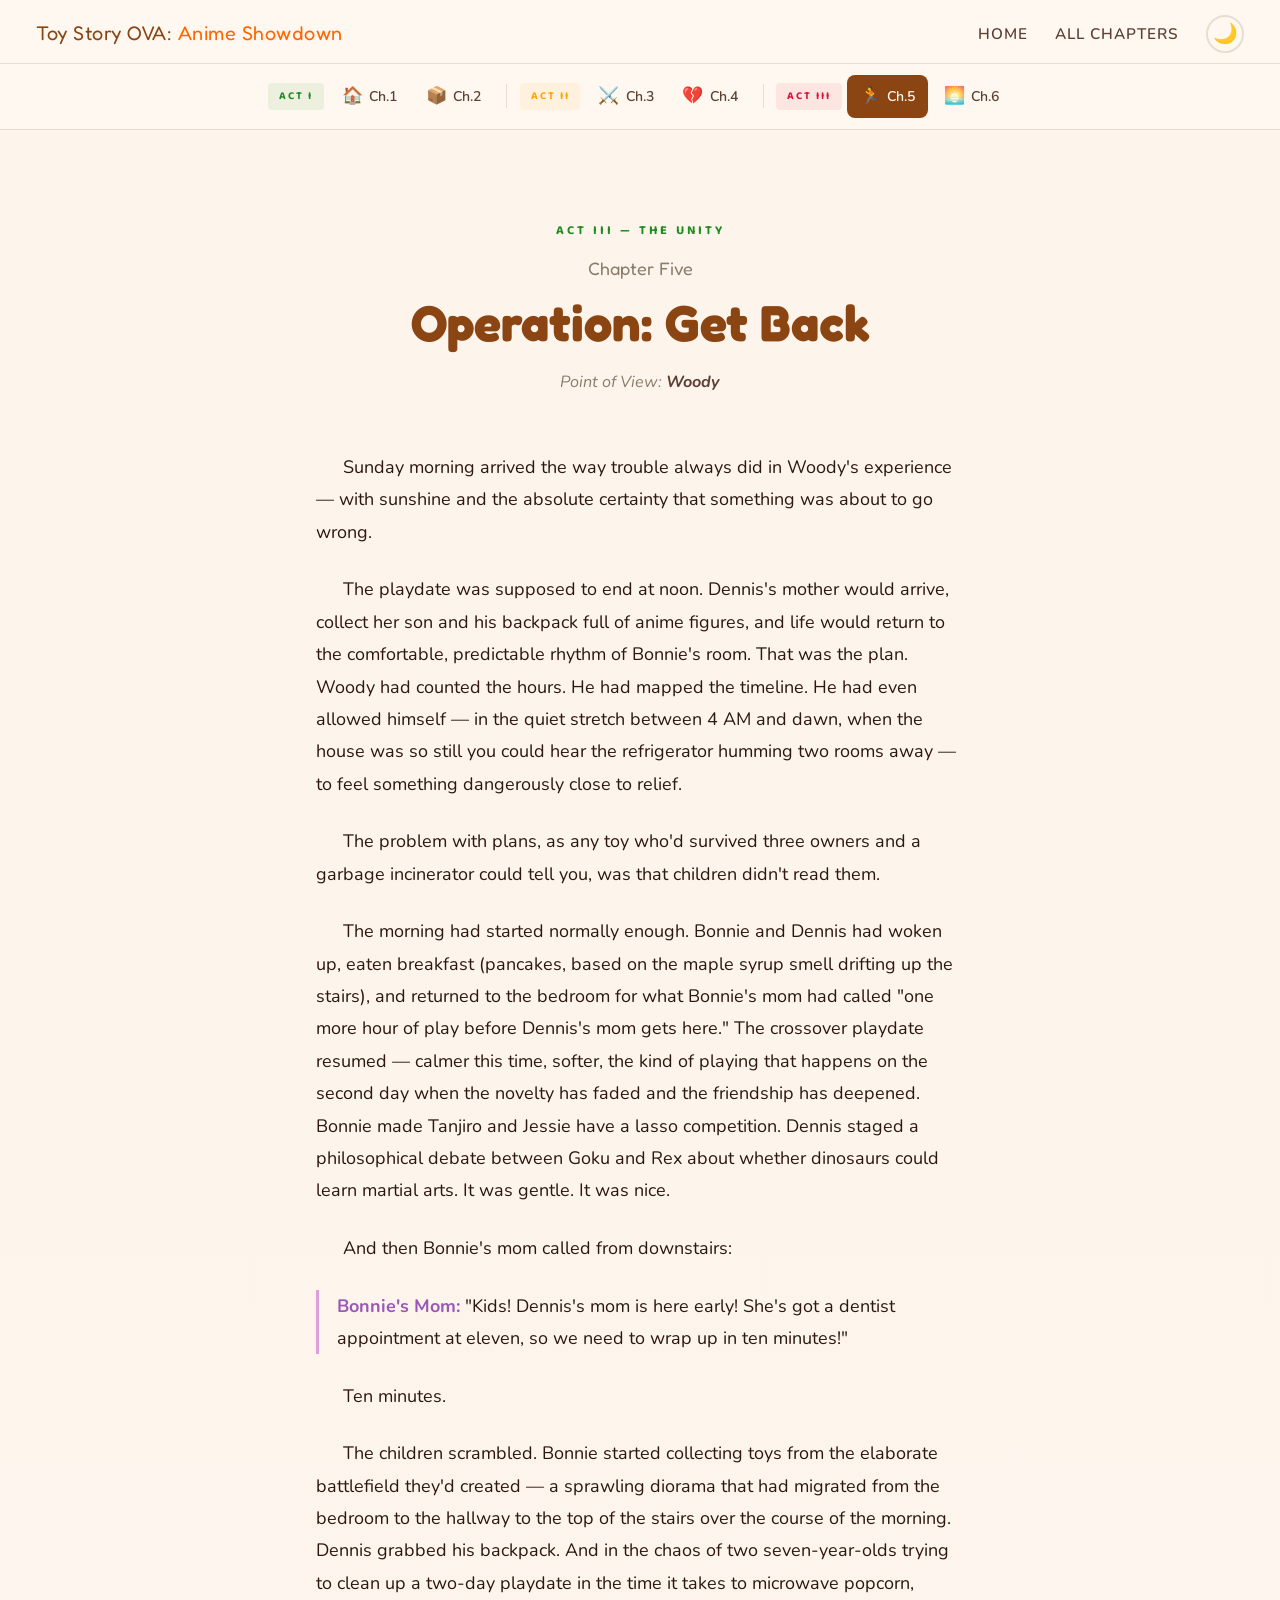
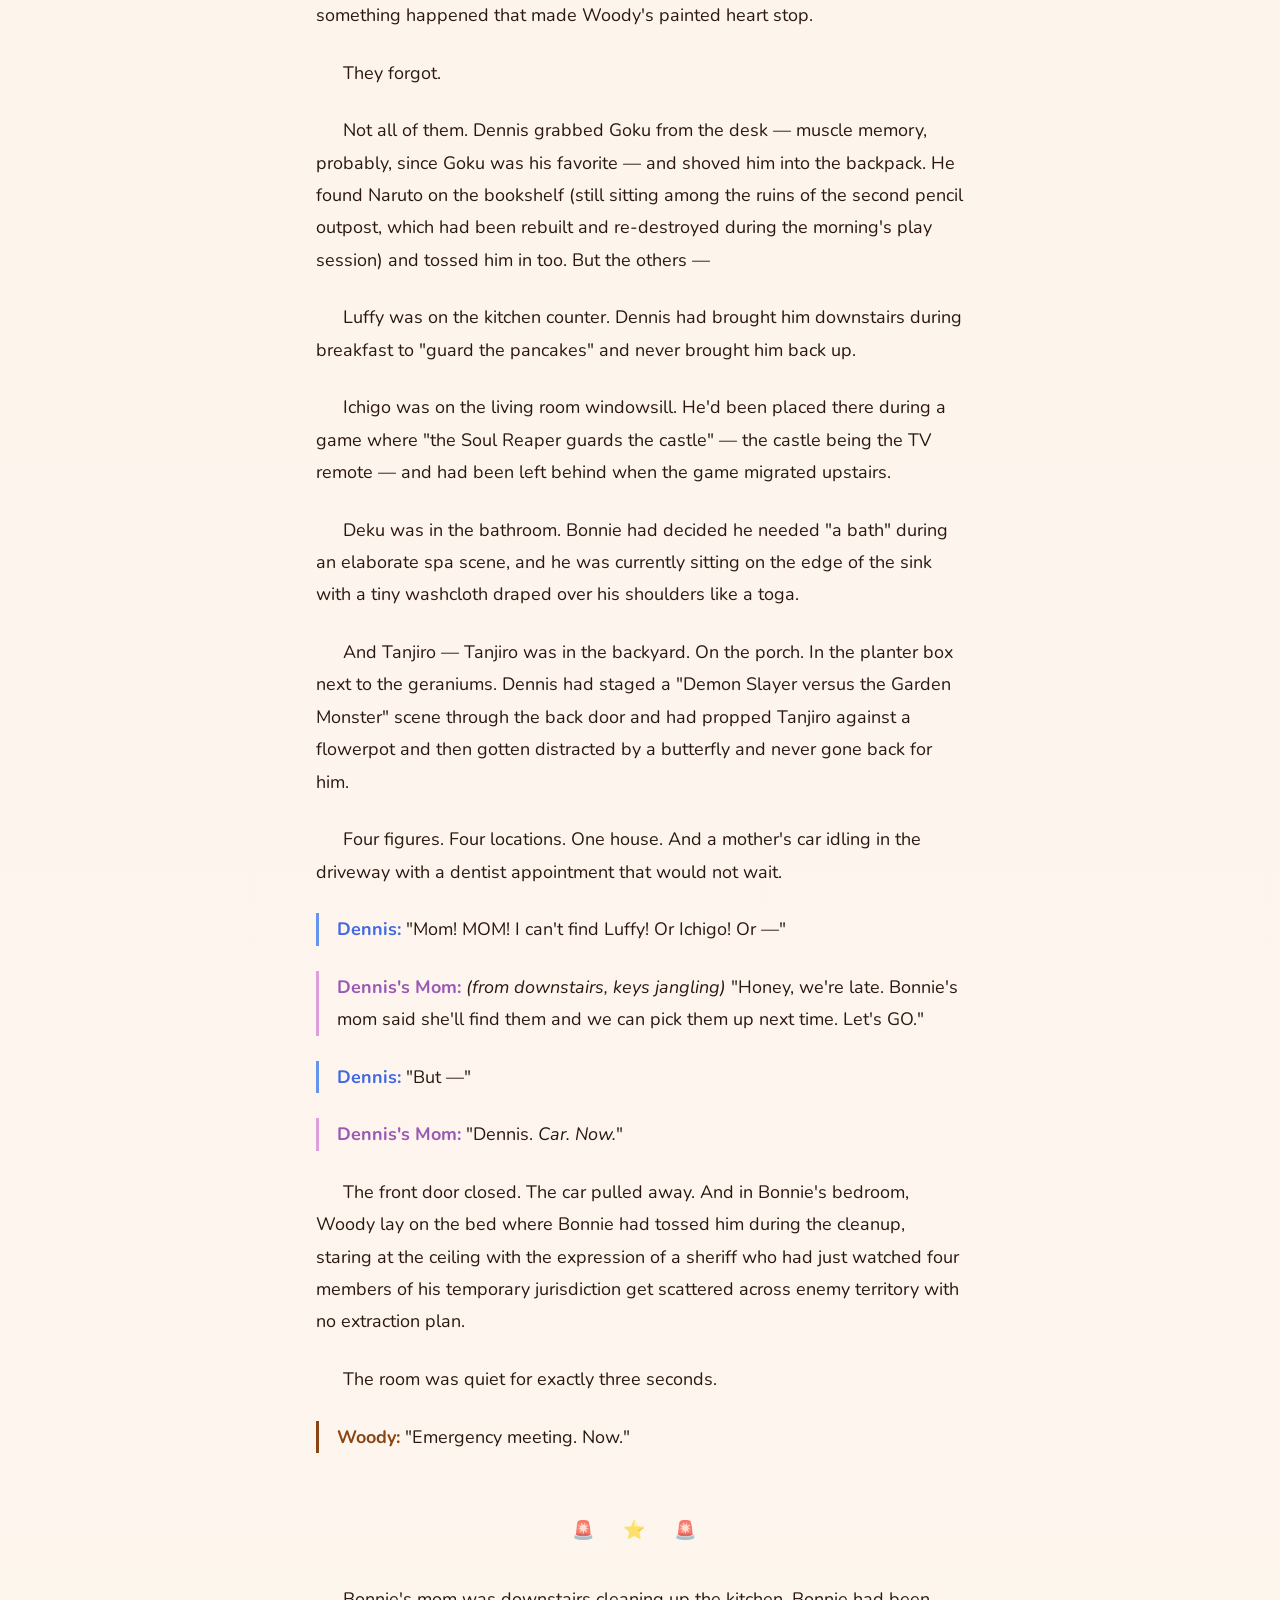
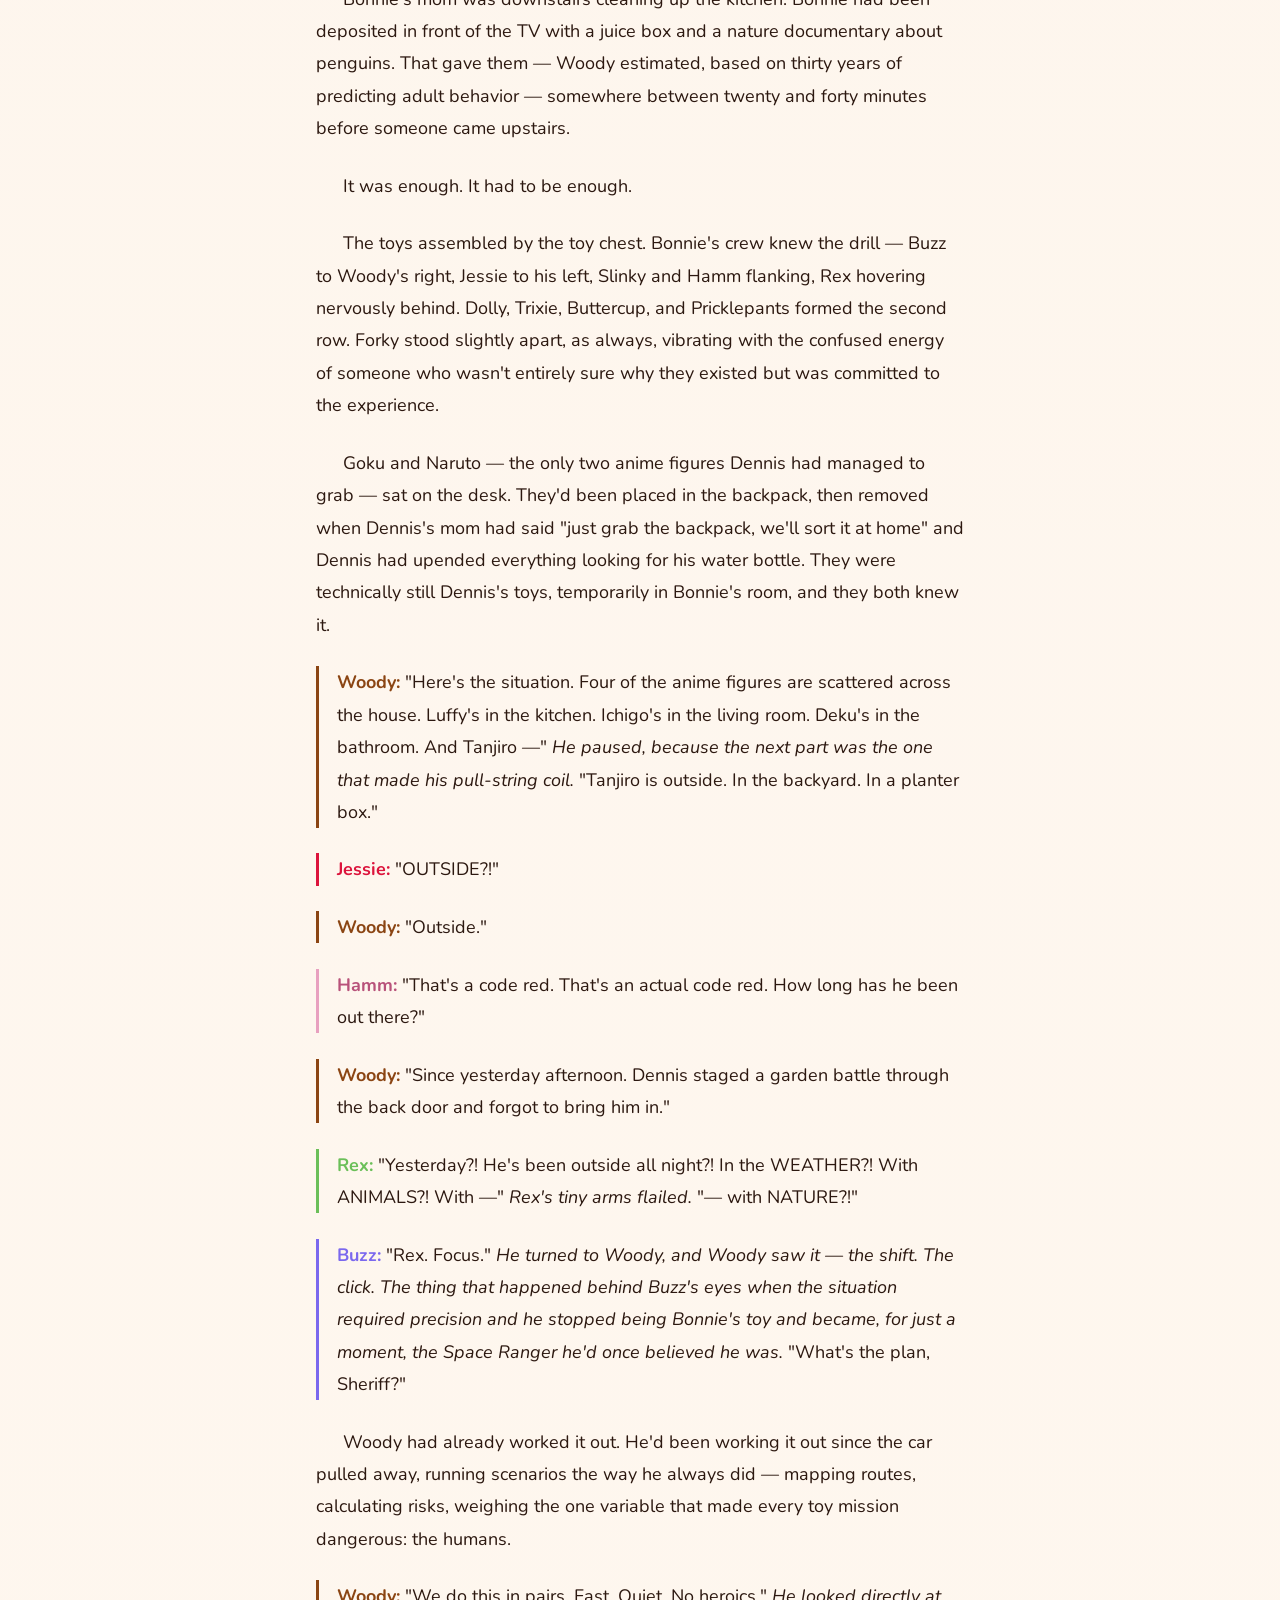
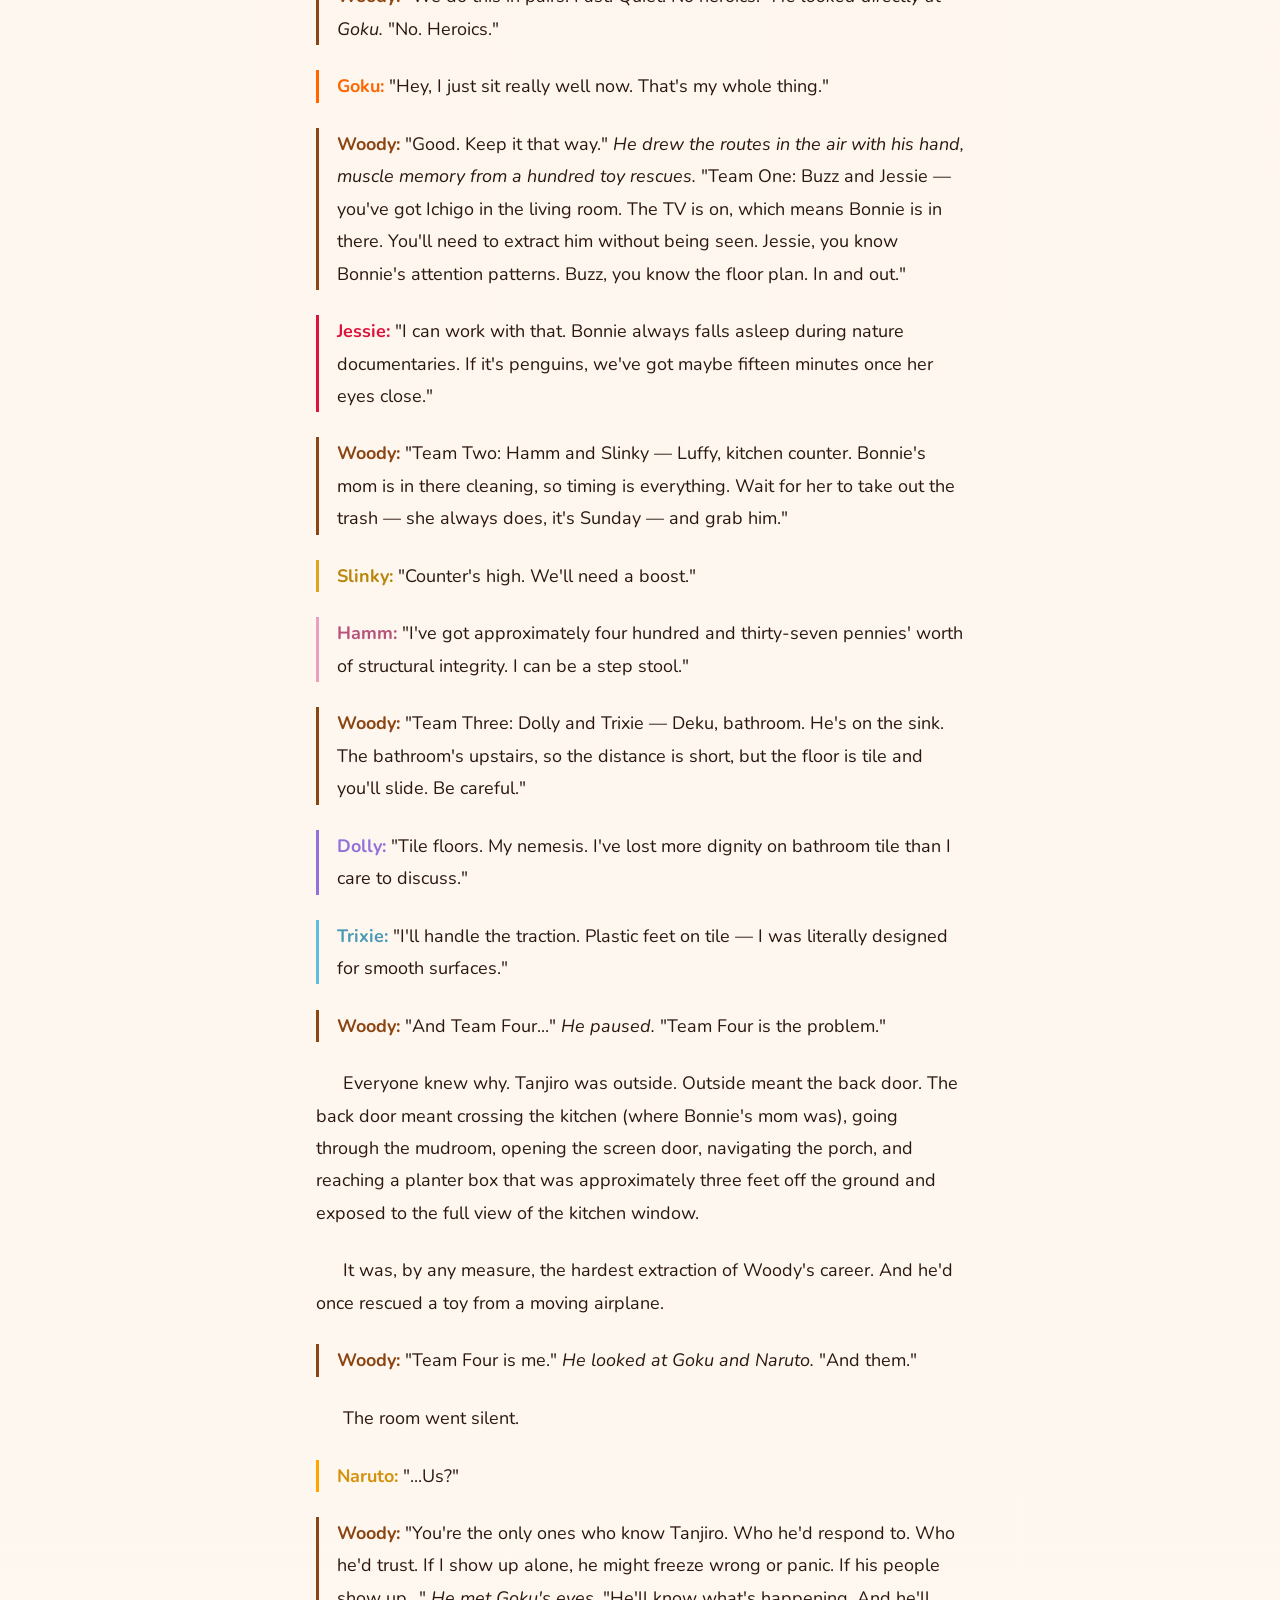
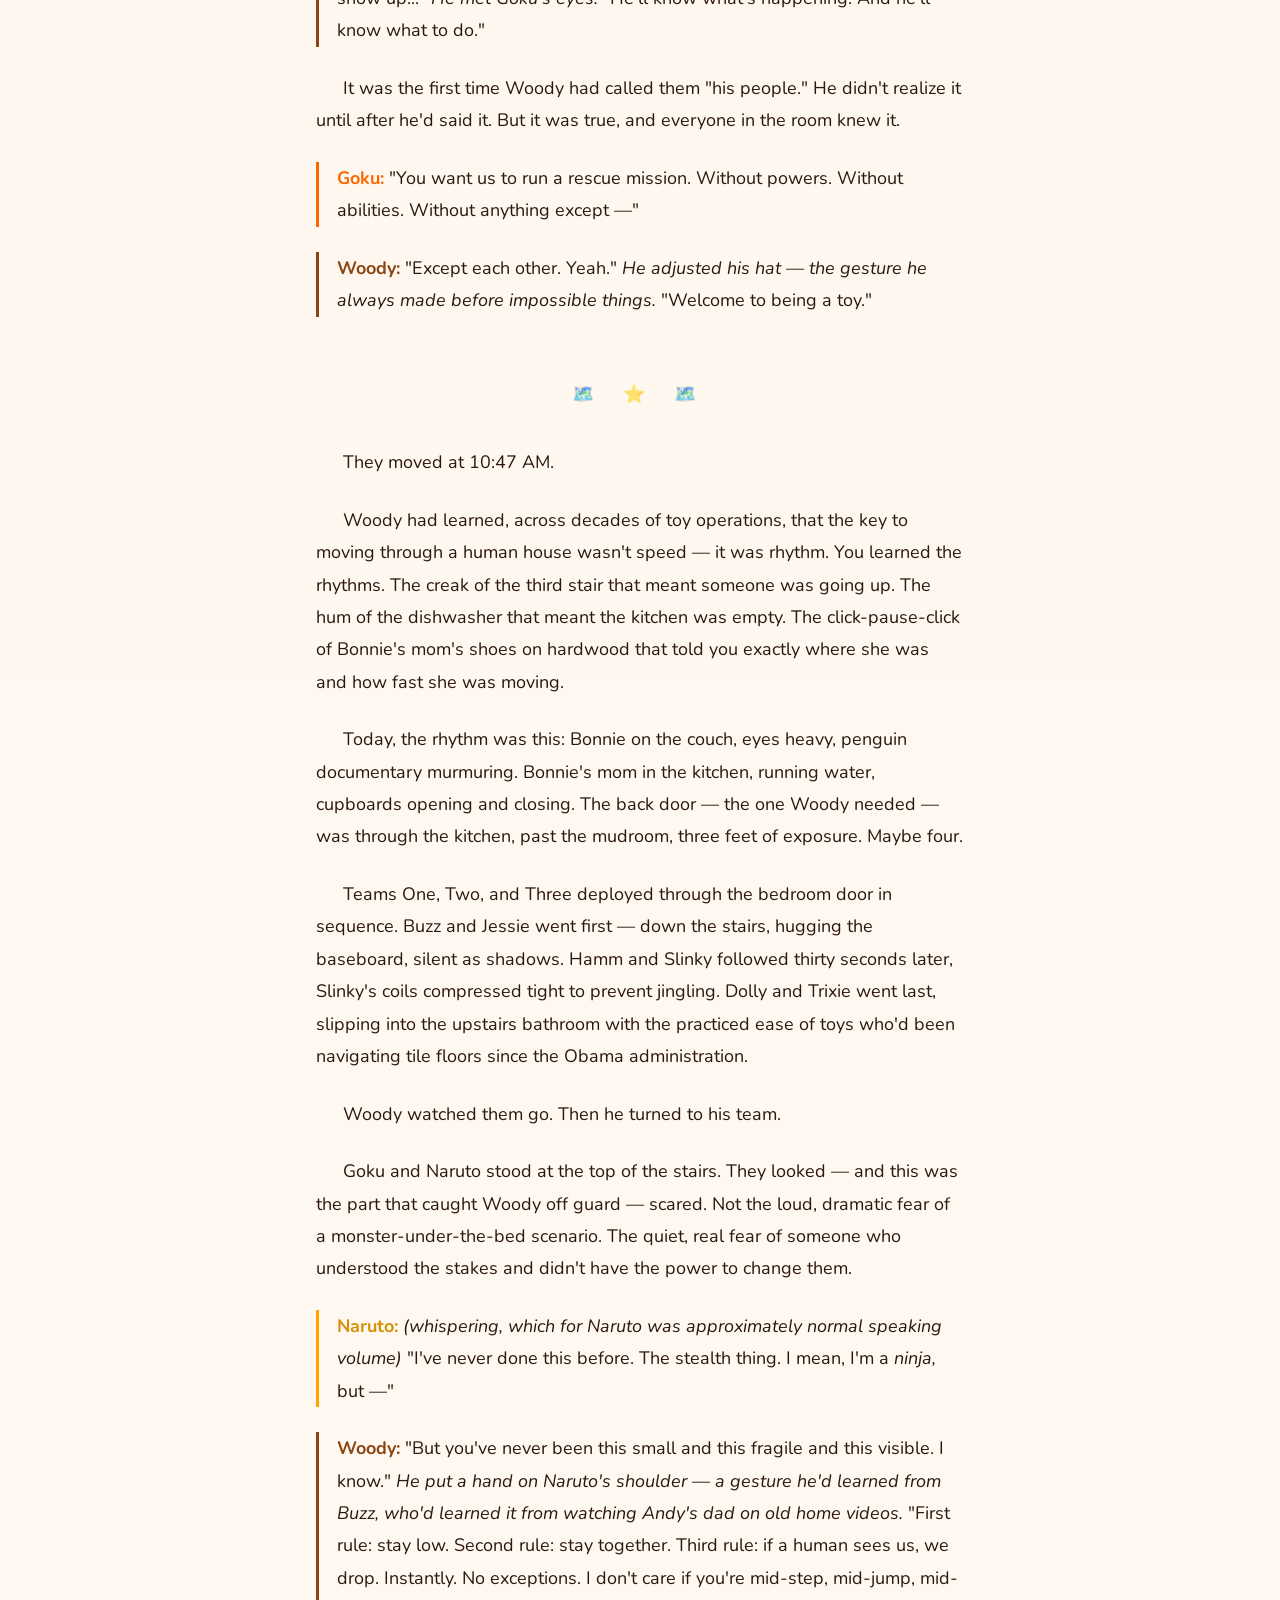
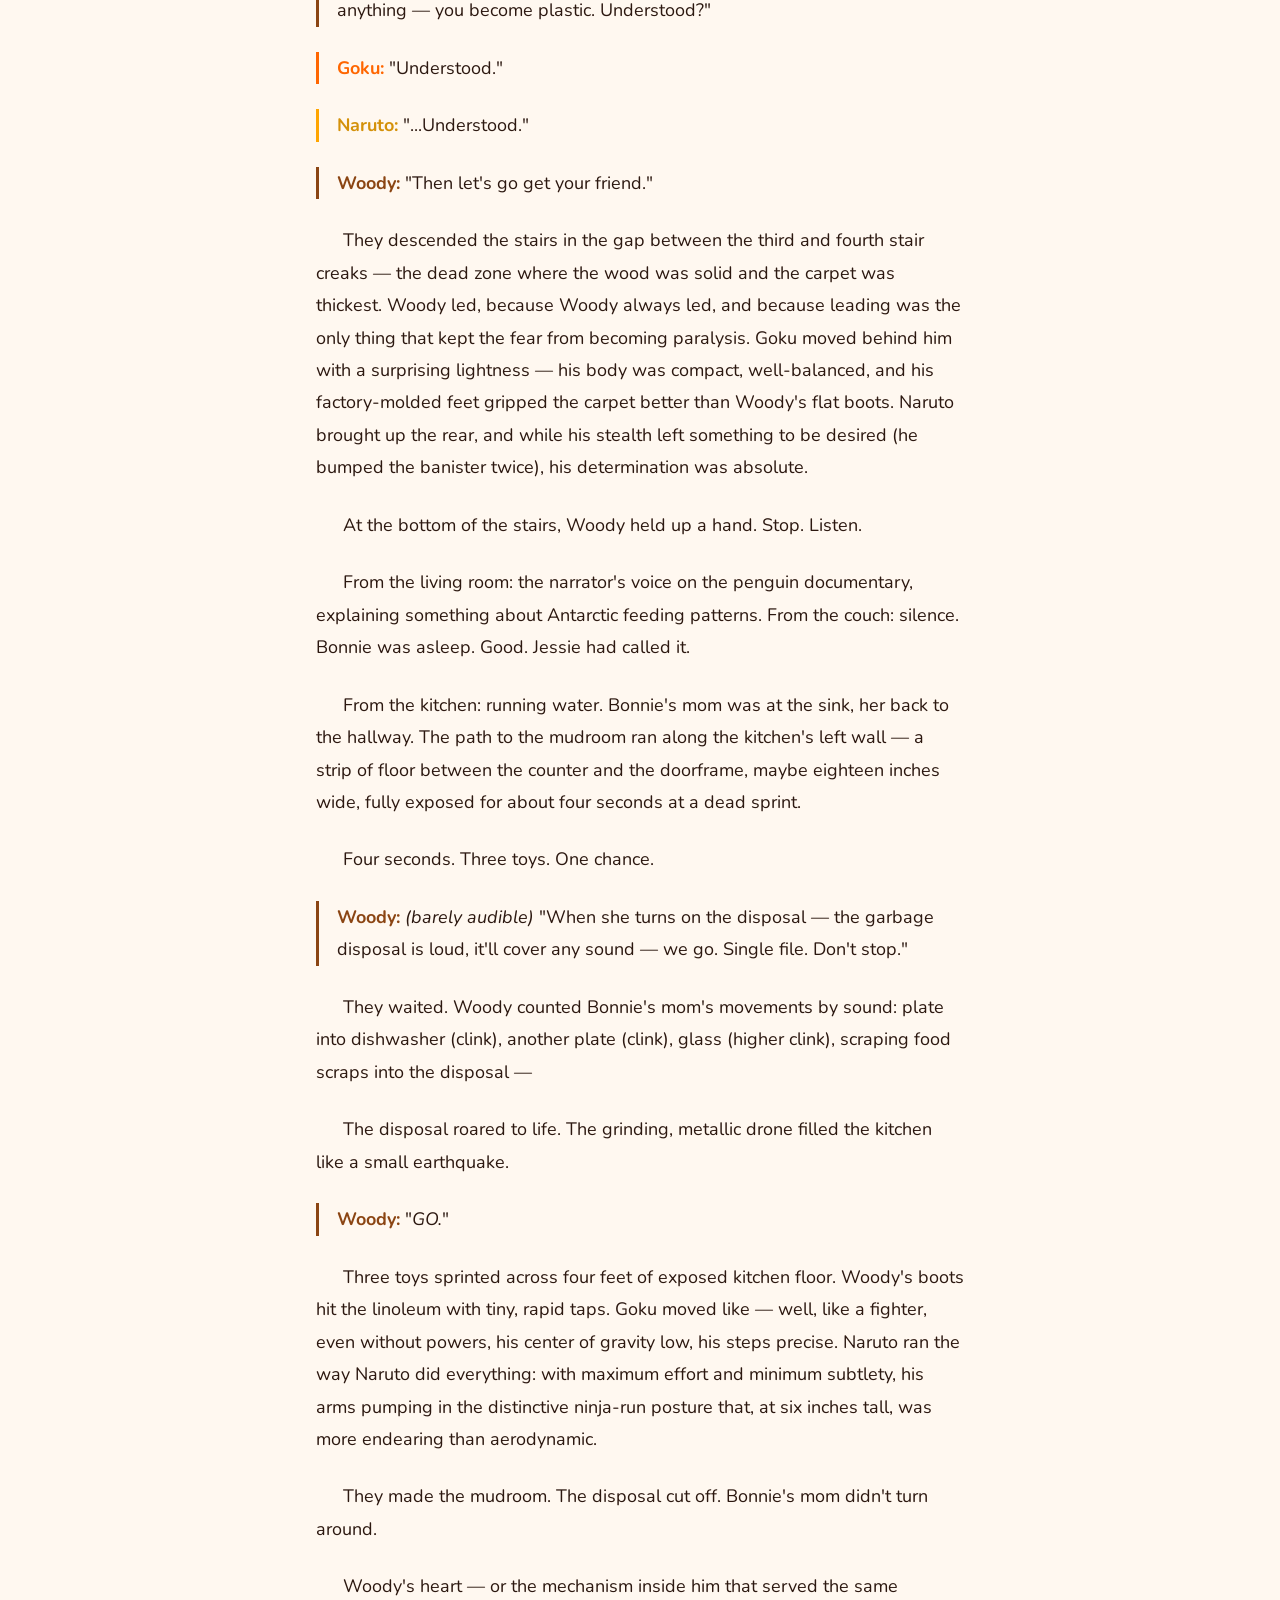
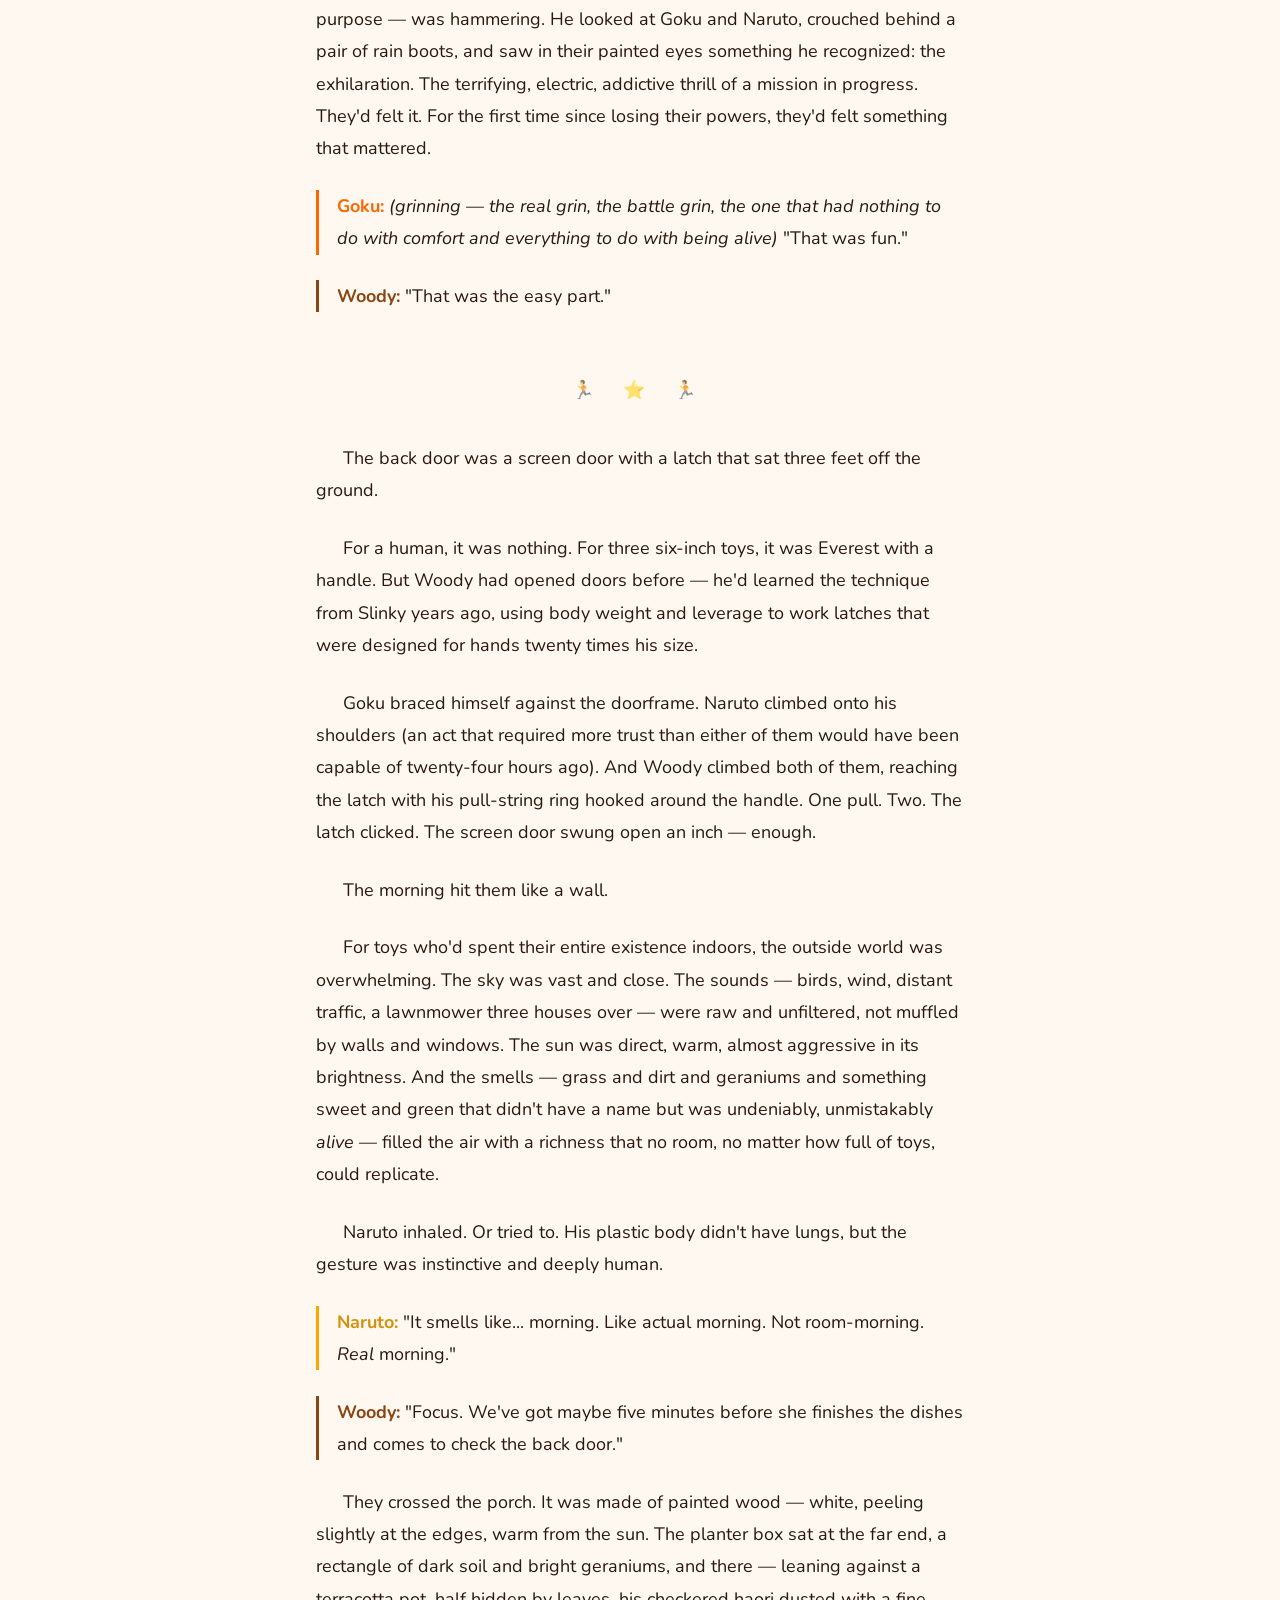
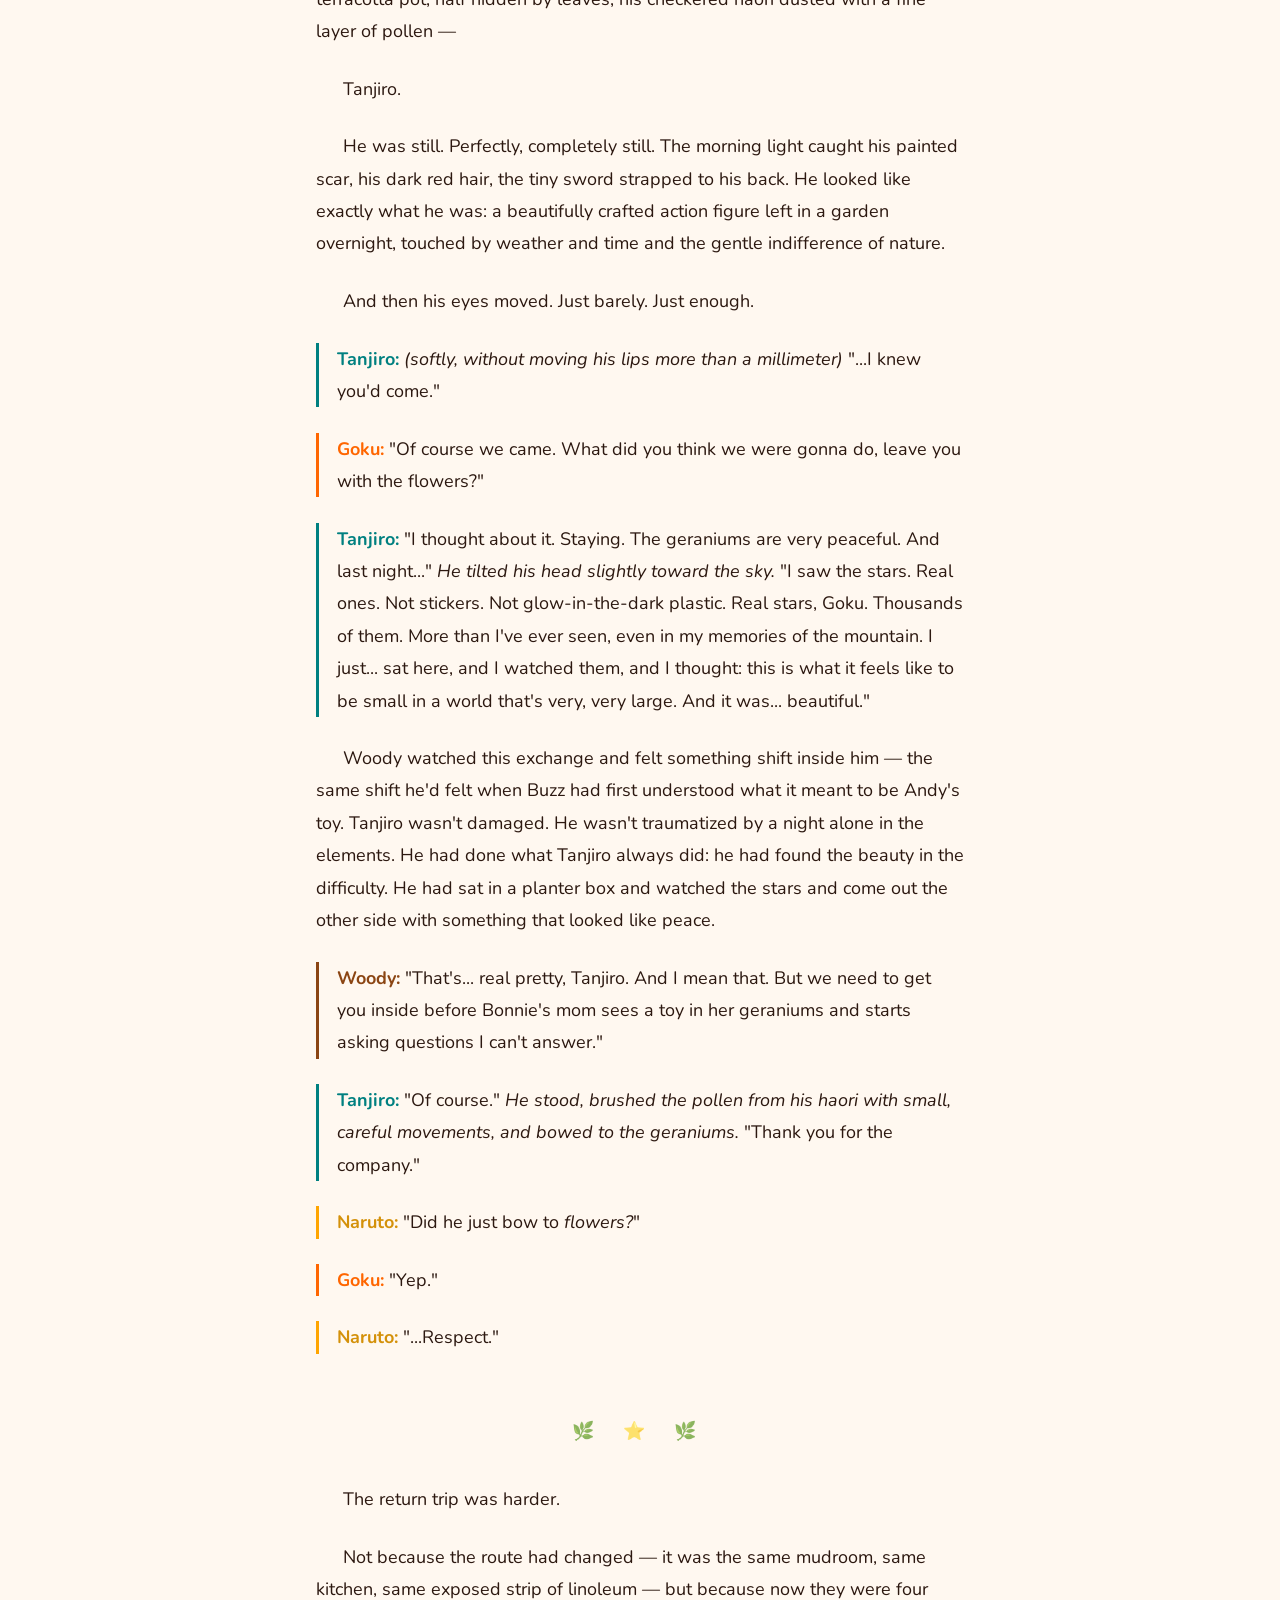
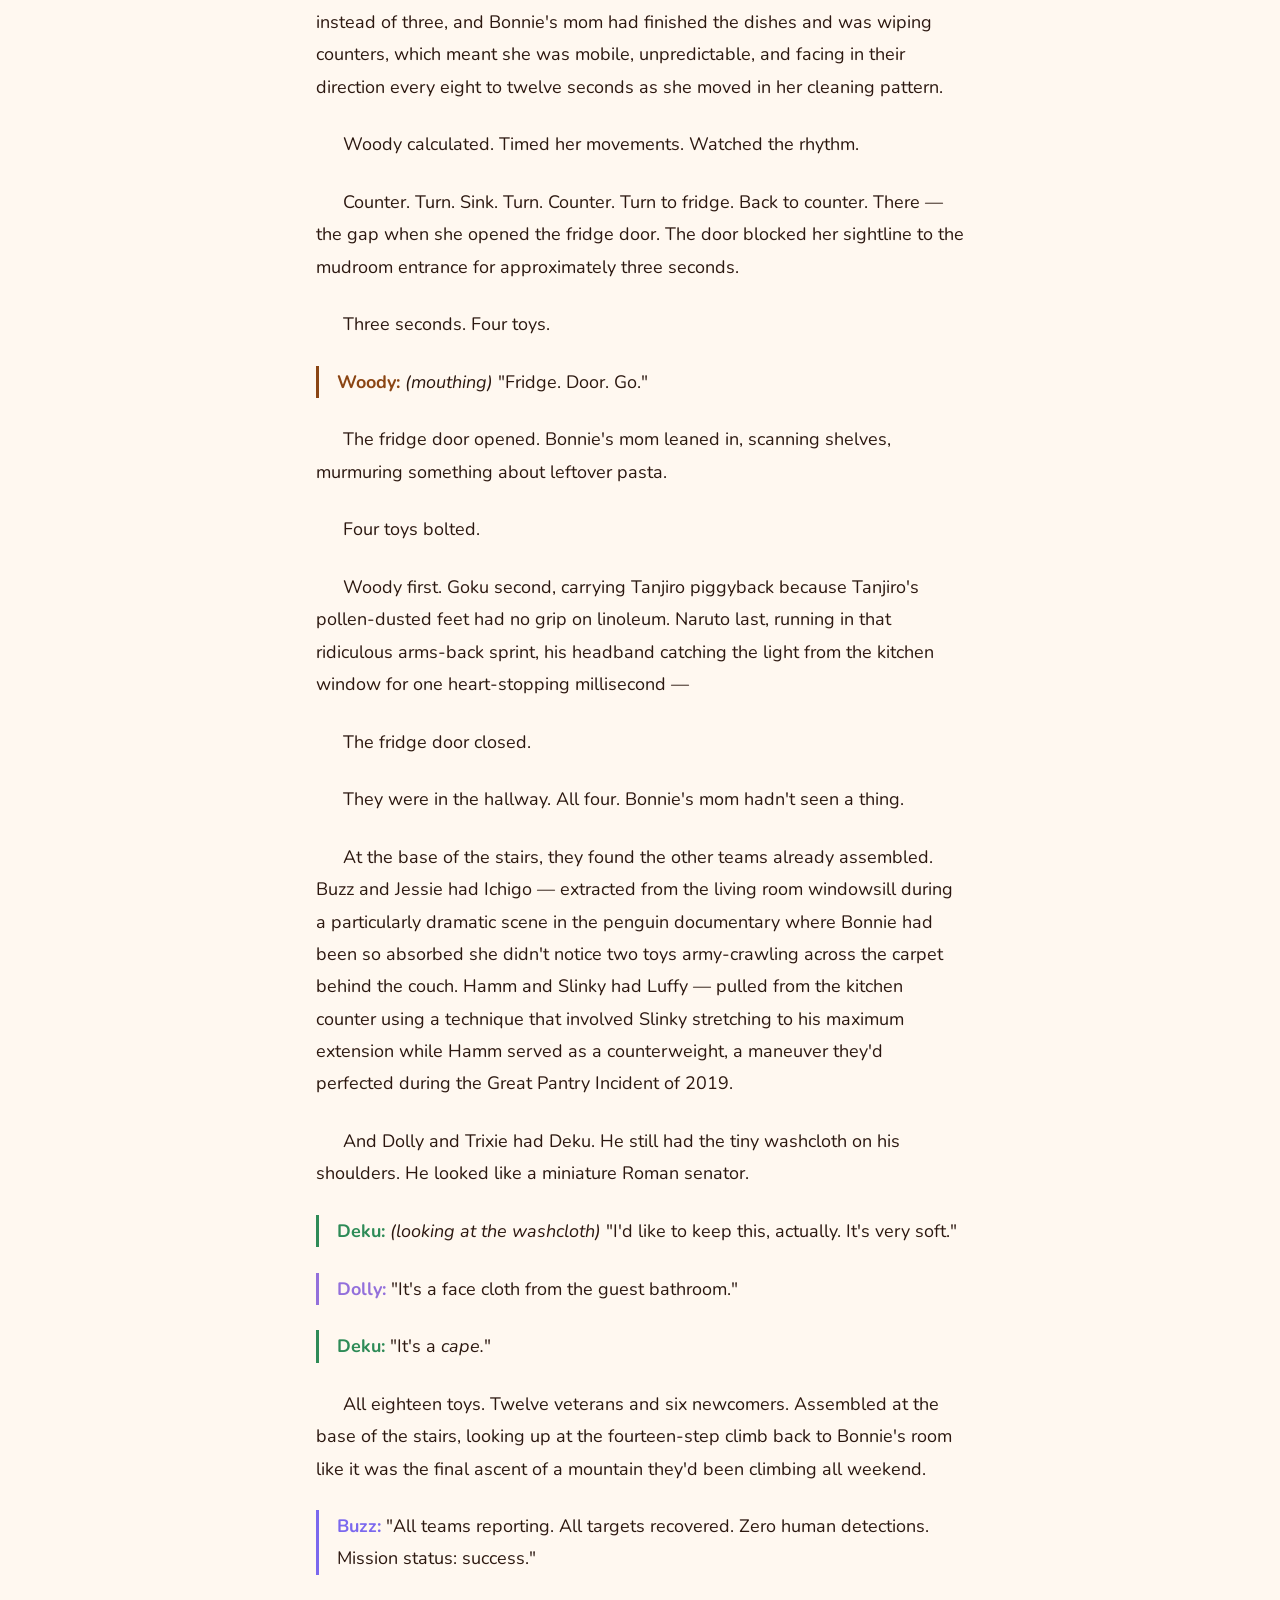
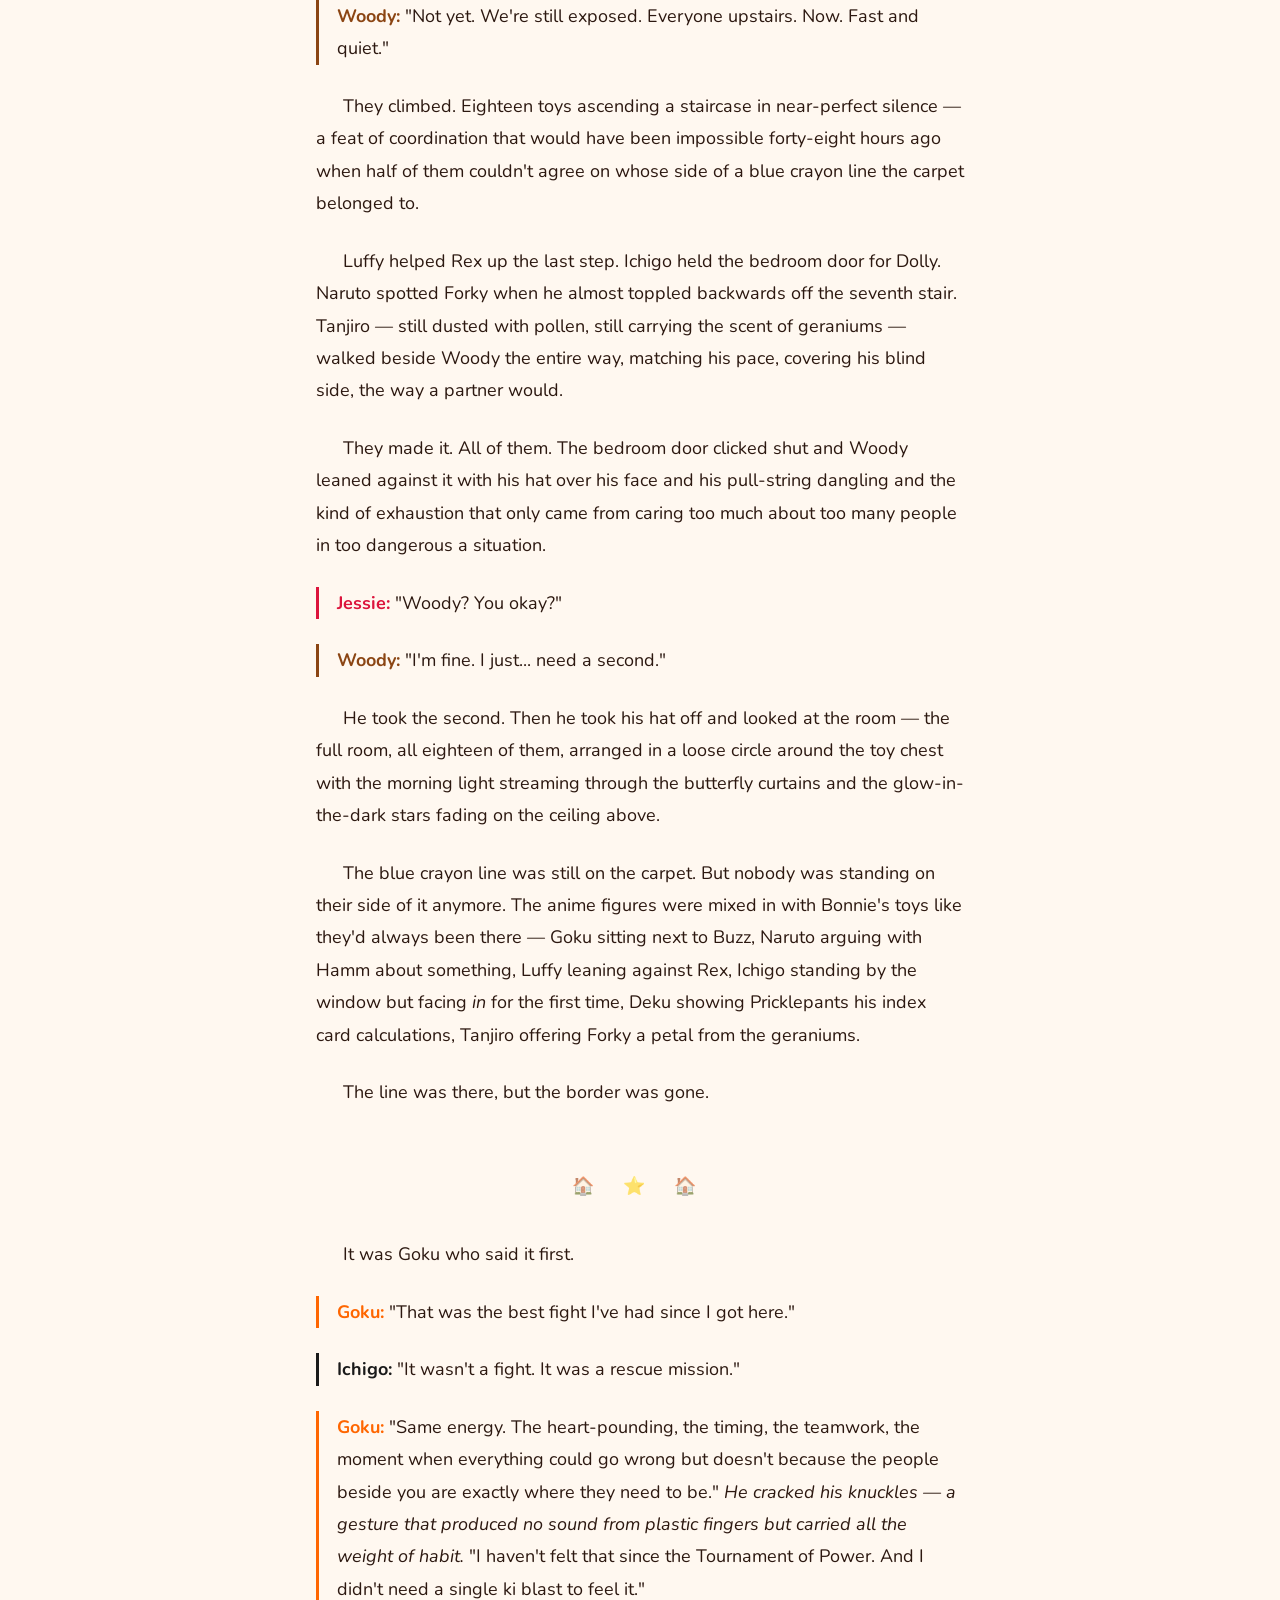
<file: chapters/chapter-5.html>
<!DOCTYPE html>
<html lang="en">
<head>
  <meta charset="UTF-8">
  <meta name="viewport" content="width=device-width, initial-scale=1.0">
  <title>Chapter 5: Operation: Get Back — Toy Story OVA: Anime Showdown</title>
  <meta name="description" content="Chapter 5 of Toy Story OVA: Anime Showdown. The kids return early. Six anime figures are scattered across the house. Woody leads the most chaotic rescue mission of his career.">
  <link rel="stylesheet" href="../css/style.css">
  <link rel="stylesheet" href="../css/themes.css">
</head>
<body>

  <!-- Reading Progress Bar -->
  <div id="reading-progress" role="progressbar" aria-label="Reading progress"></div>

  <!-- Navigation -->
  <nav class="main-nav" role="navigation" aria-label="Main navigation">
    <a href="../index.html" class="nav-logo">
      Toy Story OVA: <span class="logo-accent">Anime Showdown</span>
    </a>

    <button class="hamburger" id="hamburger" aria-label="Toggle menu" aria-expanded="false">
      <span></span><span></span><span></span>
    </button>

    <ul class="nav-links" id="nav-links">
      <li><a href="../index.html">Home</a></li>
      <li><a href="../index.html#chapters">All Chapters</a></li>
      <li>
        <button class="dark-mode-toggle" id="dark-mode-toggle" aria-label="Toggle dark mode">🌙</button>
      </li>
    </ul>
  </nav>

  <!-- Chapter Navigation Strip -->
  <nav class="chapter-nav" aria-label="Chapter navigation">
    <div class="chapter-nav-inner">
      <span class="act-label act-i">Act I</span>
      <div class="act-group">
        <a href="chapter-1.html" class="chapter-link">
          <span class="ch-icon">🏠</span> Ch.1
        </a>
        <a href="chapter-2.html" class="chapter-link">
          <span class="ch-icon">📦</span> Ch.2
        </a>
      </div>
      <span class="act-divider"></span>
      <span class="act-label act-ii">Act II</span>
      <div class="act-group">
        <a href="chapter-3.html" class="chapter-link">
          <span class="ch-icon">⚔️</span> Ch.3
        </a>
        <a href="chapter-4.html" class="chapter-link">
          <span class="ch-icon">💔</span> Ch.4
        </a>
      </div>
      <span class="act-divider"></span>
      <span class="act-label act-iii">Act III</span>
      <div class="act-group">
        <a href="chapter-5.html" class="chapter-link active">
          <span class="ch-icon">🏃</span> Ch.5
        </a>
        <a href="chapter-6.html" class="chapter-link"><span class="ch-icon">🌅</span> Ch.6</a>
      </div>
    </div>
  </nav>

  <!-- ============================== -->
  <!--         CHAPTER CONTENT         -->
  <!-- ============================== -->
  <main class="chapter-page" data-pov="woody">

    <!-- Chapter Header -->
    <header class="chapter-header">
      <div class="ch-act-label">Act III — The Unity</div>
      <div class="ch-number">Chapter Five</div>
      <h1>Operation: Get Back</h1>
      <p class="ch-pov">Point of View: <strong>Woody</strong></p>
    </header>

    <!-- Chapter Body -->
    <article class="chapter-content">

      <!-- ════════════════════════════════════════ -->
      <!--  SCENE 1: SUNDAY MORNING — THE SCATTER   -->
      <!-- ════════════════════════════════════════ -->

      <p>
        Sunday morning arrived the way trouble always did in Woody's experience — with
        sunshine and the absolute certainty that something was about to go wrong.
      </p>

      <p>
        The playdate was supposed to end at noon. Dennis's mother would arrive, collect her
        son and his backpack full of anime figures, and life would return to the comfortable,
        predictable rhythm of Bonnie's room. That was the plan. Woody had counted the hours.
        He had mapped the timeline. He had even allowed himself — in the quiet stretch between
        4 AM and dawn, when the house was so still you could hear the refrigerator humming
        two rooms away — to feel something dangerously close to relief.
      </p>

      <p>
        The problem with plans, as any toy who'd survived three owners and a garbage
        incinerator could tell you, was that children didn't read them.
      </p>

      <p>
        The morning had started normally enough. Bonnie and Dennis had woken up, eaten
        breakfast (pancakes, based on the maple syrup smell drifting up the stairs), and
        returned to the bedroom for what Bonnie's mom had called "one more hour of play
        before Dennis's mom gets here." The crossover playdate resumed — calmer this time,
        softer, the kind of playing that happens on the second day when the novelty has
        faded and the friendship has deepened. Bonnie made Tanjiro and Jessie have a lasso
        competition. Dennis staged a philosophical debate between Goku and Rex about whether
        dinosaurs could learn martial arts. It was gentle. It was nice.
      </p>

      <p>
        And then Bonnie's mom called from downstairs:
      </p>

      <p class="dialogue" style="border-left-color: #DDA0DD;">
        <span class="speaker" style="color: #9B59B6;">Bonnie's Mom:</span> "Kids! Dennis's
        mom is here early! She's got a dentist appointment at eleven, so we need to wrap up
        in ten minutes!"
      </p>

      <p>
        Ten minutes.
      </p>

      <p>
        The children scrambled. Bonnie started collecting toys from the elaborate battlefield
        they'd created — a sprawling diorama that had migrated from the bedroom to the
        hallway to the top of the stairs over the course of the morning. Dennis grabbed his
        backpack. And in the chaos of two seven-year-olds trying to clean up a two-day
        playdate in the time it takes to microwave popcorn, something happened that made
        Woody's painted heart stop.
      </p>

      <p>
        They forgot.
      </p>

      <p>
        Not all of them. Dennis grabbed Goku from the desk — muscle memory, probably,
        since Goku was his favorite — and shoved him into the backpack. He found Naruto
        on the bookshelf (still sitting among the ruins of the second pencil outpost,
        which had been rebuilt and re-destroyed during the morning's play session) and
        tossed him in too. But the others —
      </p>

      <p>
        Luffy was on the kitchen counter. Dennis had brought him downstairs during breakfast
        to "guard the pancakes" and never brought him back up.
      </p>

      <p>
        Ichigo was on the living room windowsill. He'd been placed there during a game
        where "the Soul Reaper guards the castle" — the castle being the TV remote — and
        had been left behind when the game migrated upstairs.
      </p>

      <p>
        Deku was in the bathroom. Bonnie had decided he needed "a bath" during an
        elaborate spa scene, and he was currently sitting on the edge of the sink with a
        tiny washcloth draped over his shoulders like a toga.
      </p>

      <p>
        And Tanjiro — Tanjiro was in the backyard. On the porch. In the planter box next to
        the geraniums. Dennis had staged a "Demon Slayer versus the Garden Monster" scene
        through the back door and had propped Tanjiro against a flowerpot and then gotten
        distracted by a butterfly and never gone back for him.
      </p>

      <p>
        Four figures. Four locations. One house. And a mother's car idling in the driveway
        with a dentist appointment that would not wait.
      </p>

      <p class="dialogue" style="border-left-color: #6495ED;">
        <span class="speaker" style="color: #4169E1;">Dennis:</span> "Mom! MOM! I can't
        find Luffy! Or Ichigo! Or —"
      </p>

      <p class="dialogue" style="border-left-color: #DDA0DD;">
        <span class="speaker" style="color: #9B59B6;">Dennis's Mom:</span> <em>(from
        downstairs, keys jangling)</em> "Honey, we're late. Bonnie's mom said she'll
        find them and we can pick them up next time. Let's GO."
      </p>

      <p class="dialogue" style="border-left-color: #6495ED;">
        <span class="speaker" style="color: #4169E1;">Dennis:</span> "But —"
      </p>

      <p class="dialogue" style="border-left-color: #DDA0DD;">
        <span class="speaker" style="color: #9B59B6;">Dennis's Mom:</span> "Dennis.
        <em>Car. Now.</em>"
      </p>

      <p>
        The front door closed. The car pulled away. And in Bonnie's bedroom, Woody lay
        on the bed where Bonnie had tossed him during the cleanup, staring at the ceiling
        with the expression of a sheriff who had just watched four members of his temporary
        jurisdiction get scattered across enemy territory with no extraction plan.
      </p>

      <p>
        The room was quiet for exactly three seconds.
      </p>

      <p class="dialogue woody">
        <span class="speaker">Woody:</span> "Emergency meeting. Now."
      </p>

      <div class="scene-break icon-break">🚨 ⭐ 🚨</div>

      <!-- ════════════════════════════════════════ -->
      <!--  SCENE 2: THE BRIEFING                    -->
      <!-- ════════════════════════════════════════ -->

      <p>
        Bonnie's mom was downstairs cleaning up the kitchen. Bonnie had been deposited
        in front of the TV with a juice box and a nature documentary about penguins. That
        gave them — Woody estimated, based on thirty years of predicting adult behavior —
        somewhere between twenty and forty minutes before someone came upstairs.
      </p>

      <p>
        It was enough. It had to be enough.
      </p>

      <p>
        The toys assembled by the toy chest. Bonnie's crew knew the drill — Buzz to Woody's
        right, Jessie to his left, Slinky and Hamm flanking, Rex hovering nervously behind.
        Dolly, Trixie, Buttercup, and Pricklepants formed the second row. Forky stood slightly
        apart, as always, vibrating with the confused energy of someone who wasn't entirely sure
        why they existed but was committed to the experience.
      </p>

      <p>
        Goku and Naruto — the only two anime figures Dennis had managed to grab — sat on the
        desk. They'd been placed in the backpack, then removed when Dennis's mom had said "just
        grab the backpack, we'll sort it at home" and Dennis had upended everything looking
        for his water bottle. They were technically still Dennis's toys, temporarily in
        Bonnie's room, and they both knew it.
      </p>

      <p class="dialogue woody">
        <span class="speaker">Woody:</span> "Here's the situation. Four of the anime
        figures are scattered across the house. Luffy's in the kitchen. Ichigo's in the
        living room. Deku's in the bathroom. And Tanjiro —" <em>He paused, because the
        next part was the one that made his pull-string coil.</em> "Tanjiro is outside.
        In the backyard. In a planter box."
      </p>

      <p class="dialogue jessie">
        <span class="speaker">Jessie:</span> "OUTSIDE?!"
      </p>

      <p class="dialogue woody">
        <span class="speaker">Woody:</span> "Outside."
      </p>

      <p class="dialogue hamm">
        <span class="speaker">Hamm:</span> "That's a code red. That's an actual code red.
        How long has he been out there?"
      </p>

      <p class="dialogue woody">
        <span class="speaker">Woody:</span> "Since yesterday afternoon. Dennis staged a
        garden battle through the back door and forgot to bring him in."
      </p>

      <p class="dialogue rex">
        <span class="speaker">Rex:</span> "Yesterday?! He's been outside all night?! In
        the WEATHER?! With ANIMALS?! With —" <em>Rex's tiny arms flailed.</em> "— with
        NATURE?!"
      </p>

      <p class="dialogue buzz">
        <span class="speaker">Buzz:</span> "Rex. Focus." <em>He turned to Woody, and
        Woody saw it — the shift. The click. The thing that happened behind Buzz's eyes
        when the situation required precision and he stopped being Bonnie's toy and became,
        for just a moment, the Space Ranger he'd once believed he was.</em> "What's the
        plan, Sheriff?"
      </p>

      <p>
        Woody had already worked it out. He'd been working it out since the car pulled
        away, running scenarios the way he always did — mapping routes, calculating risks,
        weighing the one variable that made every toy mission dangerous: the humans.
      </p>

      <p class="dialogue woody">
        <span class="speaker">Woody:</span> "We do this in pairs. Fast. Quiet. No heroics."
        <em>He looked directly at Goku.</em> "No. Heroics."
      </p>

      <p class="dialogue goku">
        <span class="speaker">Goku:</span> "Hey, I just sit really well now. That's my
        whole thing."
      </p>

      <p class="dialogue woody">
        <span class="speaker">Woody:</span> "Good. Keep it that way." <em>He drew the
        routes in the air with his hand, muscle memory from a hundred toy rescues.</em>
        "Team One: Buzz and Jessie — you've got Ichigo in the living room. The TV is on,
        which means Bonnie is in there. You'll need to extract him without being seen.
        Jessie, you know Bonnie's attention patterns. Buzz, you know the floor plan. In
        and out."
      </p>

      <p class="dialogue jessie">
        <span class="speaker">Jessie:</span> "I can work with that. Bonnie always falls
        asleep during nature documentaries. If it's penguins, we've got maybe fifteen
        minutes once her eyes close."
      </p>

      <p class="dialogue woody">
        <span class="speaker">Woody:</span> "Team Two: Hamm and Slinky — Luffy, kitchen
        counter. Bonnie's mom is in there cleaning, so timing is everything. Wait for her
        to take out the trash — she always does, it's Sunday — and grab him."
      </p>

      <p class="dialogue slinky">
        <span class="speaker">Slinky:</span> "Counter's high. We'll need a boost."
      </p>

      <p class="dialogue hamm">
        <span class="speaker">Hamm:</span> "I've got approximately four hundred and
        thirty-seven pennies' worth of structural integrity. I can be a step stool."
      </p>

      <p class="dialogue woody">
        <span class="speaker">Woody:</span> "Team Three: Dolly and Trixie — Deku,
        bathroom. He's on the sink. The bathroom's upstairs, so the distance is short,
        but the floor is tile and you'll slide. Be careful."
      </p>

      <p class="dialogue dolly">
        <span class="speaker">Dolly:</span> "Tile floors. My nemesis. I've lost more
        dignity on bathroom tile than I care to discuss."
      </p>

      <p class="dialogue trixie">
        <span class="speaker">Trixie:</span> "I'll handle the traction. Plastic feet
        on tile — I was literally designed for smooth surfaces."
      </p>

      <p class="dialogue woody">
        <span class="speaker">Woody:</span> "And Team Four..." <em>He paused.</em>
        "Team Four is the problem."
      </p>

      <p>
        Everyone knew why. Tanjiro was outside. Outside meant the back door. The back
        door meant crossing the kitchen (where Bonnie's mom was), going through the
        mudroom, opening the screen door, navigating the porch, and reaching a planter
        box that was approximately three feet off the ground and exposed to the full
        view of the kitchen window.
      </p>

      <p>
        It was, by any measure, the hardest extraction of Woody's career. And he'd once
        rescued a toy from a moving airplane.
      </p>

      <p class="dialogue woody">
        <span class="speaker">Woody:</span> "Team Four is me." <em>He looked at Goku
        and Naruto.</em> "And them."
      </p>

      <p>
        The room went silent.
      </p>

      <p class="dialogue naruto">
        <span class="speaker">Naruto:</span> "...Us?"
      </p>

      <p class="dialogue woody">
        <span class="speaker">Woody:</span> "You're the only ones who know Tanjiro.
        Who he'd respond to. Who he'd trust. If I show up alone, he might freeze wrong
        or panic. If his people show up..." <em>He met Goku's eyes.</em> "He'll know
        what's happening. And he'll know what to do."
      </p>

      <p>
        It was the first time Woody had called them "his people." He didn't realize it
        until after he'd said it. But it was true, and everyone in the room knew it.
      </p>

      <p class="dialogue goku">
        <span class="speaker">Goku:</span> "You want us to run a rescue mission.
        Without powers. Without abilities. Without anything except —"
      </p>

      <p class="dialogue woody">
        <span class="speaker">Woody:</span> "Except each other. Yeah." <em>He adjusted
        his hat — the gesture he always made before impossible things.</em> "Welcome to
        being a toy."
      </p>

      <div class="scene-break icon-break">🗺️ ⭐ 🗺️</div>

      <!-- ════════════════════════════════════════ -->
      <!--  SCENE 3: THE MISSIONS                    -->
      <!-- ════════════════════════════════════════ -->

      <p>
        They moved at 10:47 AM.
      </p>

      <p>
        Woody had learned, across decades of toy operations, that the key to moving
        through a human house wasn't speed — it was rhythm. You learned the rhythms. The
        creak of the third stair that meant someone was going up. The hum of the dishwasher
        that meant the kitchen was empty. The click-pause-click of Bonnie's mom's shoes on
        hardwood that told you exactly where she was and how fast she was moving.
      </p>

      <p>
        Today, the rhythm was this: Bonnie on the couch, eyes heavy, penguin documentary
        murmuring. Bonnie's mom in the kitchen, running water, cupboards opening and
        closing. The back door — the one Woody needed — was through the kitchen, past the
        mudroom, three feet of exposure. Maybe four.
      </p>

      <p>
        Teams One, Two, and Three deployed through the bedroom door in sequence. Buzz
        and Jessie went first — down the stairs, hugging the baseboard, silent as shadows.
        Hamm and Slinky followed thirty seconds later, Slinky's coils compressed tight to
        prevent jingling. Dolly and Trixie went last, slipping into the upstairs bathroom
        with the practiced ease of toys who'd been navigating tile floors since the
        Obama administration.
      </p>

      <p>
        Woody watched them go. Then he turned to his team.
      </p>

      <p>
        Goku and Naruto stood at the top of the stairs. They looked — and this was the
        part that caught Woody off guard — scared. Not the loud, dramatic fear of a
        monster-under-the-bed scenario. The quiet, real fear of someone who understood the
        stakes and didn't have the power to change them.
      </p>

      <p class="dialogue naruto">
        <span class="speaker">Naruto:</span> <em>(whispering, which for Naruto was
        approximately normal speaking volume)</em> "I've never done this before. The
        stealth thing. I mean, I'm a <em>ninja,</em> but —"
      </p>

      <p class="dialogue woody">
        <span class="speaker">Woody:</span> "But you've never been this small and this
        fragile and this visible. I know." <em>He put a hand on Naruto's shoulder — a
        gesture he'd learned from Buzz, who'd learned it from watching Andy's dad on old
        home videos.</em> "First rule: stay low. Second rule: stay together. Third rule:
        if a human sees us, we drop. Instantly. No exceptions. I don't care if you're
        mid-step, mid-jump, mid-anything — you become plastic. Understood?"
      </p>

      <p class="dialogue goku">
        <span class="speaker">Goku:</span> "Understood."
      </p>

      <p class="dialogue naruto">
        <span class="speaker">Naruto:</span> "...Understood."
      </p>

      <p class="dialogue woody">
        <span class="speaker">Woody:</span> "Then let's go get your friend."
      </p>

      <p>
        They descended the stairs in the gap between the third and fourth stair creaks —
        the dead zone where the wood was solid and the carpet was thickest. Woody led,
        because Woody always led, and because leading was the only thing that kept the
        fear from becoming paralysis. Goku moved behind him with a surprising lightness
        — his body was compact, well-balanced, and his factory-molded feet gripped the
        carpet better than Woody's flat boots. Naruto brought up the rear, and while
        his stealth left something to be desired (he bumped the banister twice), his
        determination was absolute.
      </p>

      <p>
        At the bottom of the stairs, Woody held up a hand. Stop. Listen.
      </p>

      <p>
        From the living room: the narrator's voice on the penguin documentary, explaining
        something about Antarctic feeding patterns. From the couch: silence. Bonnie was
        asleep. Good. Jessie had called it.
      </p>

      <p>
        From the kitchen: running water. Bonnie's mom was at the sink, her back to the
        hallway. The path to the mudroom ran along the kitchen's left wall — a strip of
        floor between the counter and the doorframe, maybe eighteen inches wide, fully
        exposed for about four seconds at a dead sprint.
      </p>

      <p>
        Four seconds. Three toys. One chance.
      </p>

      <p class="dialogue woody">
        <span class="speaker">Woody:</span> <em>(barely audible)</em> "When she turns
        on the disposal — the garbage disposal is loud, it'll cover any sound — we go.
        Single file. Don't stop."
      </p>

      <p>
        They waited. Woody counted Bonnie's mom's movements by sound: plate into
        dishwasher (clink), another plate (clink), glass (higher clink), scraping food
        scraps into the disposal —
      </p>

      <p>
        The disposal roared to life. The grinding, metallic drone filled the kitchen
        like a small earthquake.
      </p>

      <p class="dialogue woody">
        <span class="speaker">Woody:</span> "<em>GO.</em>"
      </p>

      <p>
        Three toys sprinted across four feet of exposed kitchen floor. Woody's boots
        hit the linoleum with tiny, rapid taps. Goku moved like — well, like a fighter,
        even without powers, his center of gravity low, his steps precise. Naruto ran
        the way Naruto did everything: with maximum effort and minimum subtlety, his arms
        pumping in the distinctive ninja-run posture that, at six inches tall, was more
        endearing than aerodynamic.
      </p>

      <p>
        They made the mudroom. The disposal cut off. Bonnie's mom didn't turn around.
      </p>

      <p>
        Woody's heart — or the mechanism inside him that served the same purpose — was
        hammering. He looked at Goku and Naruto, crouched behind a pair of rain boots,
        and saw in their painted eyes something he recognized: the exhilaration. The
        terrifying, electric, addictive thrill of a mission in progress. They'd felt it.
        For the first time since losing their powers, they'd felt something that mattered.
      </p>

      <p class="dialogue goku">
        <span class="speaker">Goku:</span> <em>(grinning — the real grin, the battle
        grin, the one that had nothing to do with comfort and everything to do with being
        alive)</em> "That was fun."
      </p>

      <p class="dialogue woody">
        <span class="speaker">Woody:</span> "That was the easy part."
      </p>

      <div class="scene-break icon-break">🏃 ⭐ 🏃</div>

      <!-- ════════════════════════════════════════ -->
      <!--  SCENE 4: THE BACKYARD — TANJIRO           -->
      <!-- ════════════════════════════════════════ -->

      <p>
        The back door was a screen door with a latch that sat three feet off the ground.
      </p>

      <p>
        For a human, it was nothing. For three six-inch toys, it was Everest with a
        handle. But Woody had opened doors before — he'd learned the technique from
        Slinky years ago, using body weight and leverage to work latches that were
        designed for hands twenty times his size.
      </p>

      <p>
        Goku braced himself against the doorframe. Naruto climbed onto his shoulders
        (an act that required more trust than either of them would have been capable
        of twenty-four hours ago). And Woody climbed both of them, reaching the latch
        with his pull-string ring hooked around the handle. One pull. Two. The latch
        clicked. The screen door swung open an inch — enough.
      </p>

      <p>
        The morning hit them like a wall.
      </p>

      <p>
        For toys who'd spent their entire existence indoors, the outside world was
        overwhelming. The sky was vast and close. The sounds — birds, wind, distant
        traffic, a lawnmower three houses over — were raw and unfiltered, not muffled
        by walls and windows. The sun was direct, warm, almost aggressive in its
        brightness. And the smells — grass and dirt and geraniums and something sweet
        and green that didn't have a name but was undeniably, unmistakably <em>alive</em>
        — filled the air with a richness that no room, no matter how full of toys, could
        replicate.
      </p>

      <p>
        Naruto inhaled. Or tried to. His plastic body didn't have lungs, but the
        gesture was instinctive and deeply human.
      </p>

      <p class="dialogue naruto">
        <span class="speaker">Naruto:</span> "It smells like... morning. Like actual
        morning. Not room-morning. <em>Real</em> morning."
      </p>

      <p class="dialogue woody">
        <span class="speaker">Woody:</span> "Focus. We've got maybe five minutes before
        she finishes the dishes and comes to check the back door."
      </p>

      <p>
        They crossed the porch. It was made of painted wood — white, peeling slightly at
        the edges, warm from the sun. The planter box sat at the far end, a rectangle of
        dark soil and bright geraniums, and there — leaning against a terracotta pot, half
        hidden by leaves, his checkered haori dusted with a fine layer of pollen —
      </p>

      <p>
        Tanjiro.
      </p>

      <p>
        He was still. Perfectly, completely still. The morning light caught his painted
        scar, his dark red hair, the tiny sword strapped to his back. He looked like
        exactly what he was: a beautifully crafted action figure left in a garden overnight,
        touched by weather and time and the gentle indifference of nature.
      </p>

      <p>
        And then his eyes moved. Just barely. Just enough.
      </p>

      <p class="dialogue tanjiro">
        <span class="speaker">Tanjiro:</span> <em>(softly, without moving his lips
        more than a millimeter)</em> "...I knew you'd come."
      </p>

      <p class="dialogue goku">
        <span class="speaker">Goku:</span> "Of course we came. What did you think we
        were gonna do, leave you with the flowers?"
      </p>

      <p class="dialogue tanjiro">
        <span class="speaker">Tanjiro:</span> "I thought about it. Staying. The
        geraniums are very peaceful. And last night..." <em>He tilted his head
        slightly toward the sky.</em> "I saw the stars. Real ones. Not stickers.
        Not glow-in-the-dark plastic. Real stars, Goku. Thousands of them. More than
        I've ever seen, even in my memories of the mountain. I just... sat here, and
        I watched them, and I thought: this is what it feels like to be small in a
        world that's very, very large. And it was... beautiful."
      </p>

      <p>
        Woody watched this exchange and felt something shift inside him — the same
        shift he'd felt when Buzz had first understood what it meant to be Andy's toy.
        Tanjiro wasn't damaged. He wasn't traumatized by a night alone in the elements.
        He had done what Tanjiro always did: he had found the beauty in the difficulty.
        He had sat in a planter box and watched the stars and come out the other side
        with something that looked like peace.
      </p>

      <p class="dialogue woody">
        <span class="speaker">Woody:</span> "That's... real pretty, Tanjiro. And I mean
        that. But we need to get you inside before Bonnie's mom sees a toy in her
        geraniums and starts asking questions I can't answer."
      </p>

      <p class="dialogue tanjiro">
        <span class="speaker">Tanjiro:</span> "Of course." <em>He stood, brushed the
        pollen from his haori with small, careful movements, and bowed to the geraniums.</em>
        "Thank you for the company."
      </p>

      <p class="dialogue naruto">
        <span class="speaker">Naruto:</span> "Did he just bow to <em>flowers?</em>"
      </p>

      <p class="dialogue goku">
        <span class="speaker">Goku:</span> "Yep."
      </p>

      <p class="dialogue naruto">
        <span class="speaker">Naruto:</span> "...Respect."
      </p>

      <div class="scene-break icon-break">🌿 ⭐ 🌿</div>

      <!-- ════════════════════════════════════════ -->
      <!--  SCENE 5: THE RETURN — ALL TEAMS           -->
      <!-- ════════════════════════════════════════ -->

      <p>
        The return trip was harder.
      </p>

      <p>
        Not because the route had changed — it was the same mudroom, same kitchen, same
        exposed strip of linoleum — but because now they were four instead of three, and
        Bonnie's mom had finished the dishes and was wiping counters, which meant she was
        mobile, unpredictable, and facing in their direction every eight to twelve seconds
        as she moved in her cleaning pattern.
      </p>

      <p>
        Woody calculated. Timed her movements. Watched the rhythm.
      </p>

      <p>
        Counter. Turn. Sink. Turn. Counter. Turn to fridge. Back to counter. There — the
        gap when she opened the fridge door. The door blocked her sightline to the mudroom
        entrance for approximately three seconds.
      </p>

      <p>
        Three seconds. Four toys.
      </p>

      <p class="dialogue woody">
        <span class="speaker">Woody:</span> <em>(mouthing)</em> "Fridge. Door. Go."
      </p>

      <p>
        The fridge door opened. Bonnie's mom leaned in, scanning shelves, murmuring
        something about leftover pasta.
      </p>

      <p>
        Four toys bolted.
      </p>

      <p>
        Woody first. Goku second, carrying Tanjiro piggyback because Tanjiro's pollen-dusted
        feet had no grip on linoleum. Naruto last, running in that ridiculous arms-back
        sprint, his headband catching the light from the kitchen window for one heart-stopping
        millisecond —
      </p>

      <p>
        The fridge door closed.
      </p>

      <p>
        They were in the hallway. All four. Bonnie's mom hadn't seen a thing.
      </p>

      <p>
        At the base of the stairs, they found the other teams already assembled. Buzz and
        Jessie had Ichigo — extracted from the living room windowsill during a particularly
        dramatic scene in the penguin documentary where Bonnie had been so absorbed she
        didn't notice two toys army-crawling across the carpet behind the couch. Hamm and
        Slinky had Luffy — pulled from the kitchen counter using a technique that involved
        Slinky stretching to his maximum extension while Hamm served as a counterweight,
        a maneuver they'd perfected during the Great Pantry Incident of 2019.
      </p>

      <p>
        And Dolly and Trixie had Deku. He still had the tiny washcloth on his shoulders.
        He looked like a miniature Roman senator.
      </p>

      <p class="dialogue deku">
        <span class="speaker">Deku:</span> <em>(looking at the washcloth)</em> "I'd
        like to keep this, actually. It's very soft."
      </p>

      <p class="dialogue dolly">
        <span class="speaker">Dolly:</span> "It's a face cloth from the guest bathroom."
      </p>

      <p class="dialogue deku">
        <span class="speaker">Deku:</span> "It's a <em>cape.</em>"
      </p>

      <p>
        All eighteen toys. Twelve veterans and six newcomers. Assembled at the base of the
        stairs, looking up at the fourteen-step climb back to Bonnie's room like it was
        the final ascent of a mountain they'd been climbing all weekend.
      </p>

      <p class="dialogue buzz">
        <span class="speaker">Buzz:</span> "All teams reporting. All targets recovered.
        Zero human detections. Mission status: success."
      </p>

      <p class="dialogue woody">
        <span class="speaker">Woody:</span> "Not yet. We're still exposed. Everyone
        upstairs. Now. Fast and quiet."
      </p>

      <p>
        They climbed. Eighteen toys ascending a staircase in near-perfect silence — a
        feat of coordination that would have been impossible forty-eight hours ago when
        half of them couldn't agree on whose side of a blue crayon line the carpet
        belonged to.
      </p>

      <p>
        Luffy helped Rex up the last step. Ichigo held the bedroom door for Dolly.
        Naruto spotted Forky when he almost toppled backwards off the seventh stair.
        Tanjiro — still dusted with pollen, still carrying the scent of geraniums —
        walked beside Woody the entire way, matching his pace, covering his blind side,
        the way a partner would.
      </p>

      <p>
        They made it. All of them. The bedroom door clicked shut and Woody leaned against
        it with his hat over his face and his pull-string dangling and the kind of
        exhaustion that only came from caring too much about too many people in too
        dangerous a situation.
      </p>

      <p class="dialogue jessie">
        <span class="speaker">Jessie:</span> "Woody? You okay?"
      </p>

      <p class="dialogue woody">
        <span class="speaker">Woody:</span> "I'm fine. I just... need a second."
      </p>

      <p>
        He took the second. Then he took his hat off and looked at the room — the full
        room, all eighteen of them, arranged in a loose circle around the toy chest with
        the morning light streaming through the butterfly curtains and the glow-in-the-dark
        stars fading on the ceiling above.
      </p>

      <p>
        The blue crayon line was still on the carpet. But nobody was standing on their
        side of it anymore. The anime figures were mixed in with Bonnie's toys like
        they'd always been there — Goku sitting next to Buzz, Naruto arguing with Hamm
        about something, Luffy leaning against Rex, Ichigo standing by the window but
        facing <em>in</em> for the first time, Deku showing Pricklepants his index card
        calculations, Tanjiro offering Forky a petal from the geraniums.
      </p>

      <p>
        The line was there, but the border was gone.
      </p>

      <div class="scene-break icon-break">🏠 ⭐ 🏠</div>

      <!-- ════════════════════════════════════════ -->
      <!--  SCENE 6: AFTER THE MISSION                -->
      <!-- ════════════════════════════════════════ -->

      <p>
        It was Goku who said it first.
      </p>

      <p class="dialogue goku">
        <span class="speaker">Goku:</span> "That was the best fight I've had since I
        got here."
      </p>

      <p class="dialogue ichigo">
        <span class="speaker">Ichigo:</span> "It wasn't a fight. It was a rescue mission."
      </p>

      <p class="dialogue goku">
        <span class="speaker">Goku:</span> "Same energy. The heart-pounding, the timing,
        the teamwork, the moment when everything could go wrong but doesn't because the
        people beside you are exactly where they need to be." <em>He cracked his knuckles —
        a gesture that produced no sound from plastic fingers but carried all the weight
        of habit.</em> "I haven't felt that since the Tournament of Power. And I didn't
        need a single ki blast to feel it."
      </p>

      <p class="dialogue naruto">
        <span class="speaker">Naruto:</span> "We ran a mission. An actual mission.
        Through enemy territory. With no jutsu. No shadow clones. Just —" <em>He
        gestured broadly at the group.</em> "— US. And we did it. WE DID IT. BELIEVE
        IT!"
      </p>

      <p class="dialogue hamm">
        <span class="speaker">Hamm:</span> "He's back to yelling."
      </p>

      <p class="dialogue naruto">
        <span class="speaker">Naruto:</span> "I will NEVER stop yelling! Yelling is
        my BIRTHRIGHT!"
      </p>

      <p class="dialogue luffy">
        <span class="speaker">Luffy:</span> "I was on the kitchen counter all night
        and nobody thought to bring me a snack."
      </p>

      <p class="dialogue jessie">
        <span class="speaker">Jessie:</span> "You were next to the fruit bowl."
      </p>

      <p class="dialogue luffy">
        <span class="speaker">Luffy:</span> "Fruit isn't a snack. Fruit is what snacks
        eat."
      </p>

      <p>
        The laughter was real. Not the cautious, testing laughter of strangers sharing
        space — the open, unguarded laughter of people who'd been through something
        together and come out the other side. It filled the room the way sunlight filled
        the room: completely, without asking permission, warming everything it touched.
      </p>

      <p>
        Woody watched it. Leaned against the toy chest and watched the room he'd protected
        for years do the thing it had always done best — absorb someone new. Make space.
        Expand without breaking. The way it had absorbed Jessie, and Buzz, and Forky, and
        every terrified new toy who'd ever arrived in a child's room and wondered if there
        was room for one more.
      </p>

      <p>
        There was always room for one more. That was the secret. That was the whole secret.
      </p>

      <p class="dialogue buzz">
        <span class="speaker">Buzz:</span> <em>(leaning close to Woody)</em> "You did
        good, cowboy."
      </p>

      <p class="dialogue woody">
        <span class="speaker">Woody:</span> "We did good." <em>He looked at Buzz — his
        partner, his friend, the space toy who'd crashed into his life and rearranged
        everything.</em> "All of us."
      </p>

      <p class="dialogue buzz">
        <span class="speaker">Buzz:</span> "Dennis's mom is coming back this afternoon
        to pick up the rest of his toys."
      </p>

      <p>
        The words landed softly. But they landed.
      </p>

      <p class="dialogue woody">
        <span class="speaker">Woody:</span> "...I know."
      </p>

      <p class="dialogue buzz">
        <span class="speaker">Buzz:</span> "They'll have to go back."
      </p>

      <p class="dialogue woody">
        <span class="speaker">Woody:</span> "I know that too."
      </p>

      <p>
        They stood together in the morning light — a cowboy and a space ranger, watching
        six warriors who had become six friends, knowing that the goodbye was coming,
        knowing that the clock was running, knowing all the things that leaders always
        knew and carried and never said out loud because saying them would make them real
        and real was something you only faced when you absolutely had to.
      </p>

      <p>
        But not yet. Right now, in this moment, the room was whole. The mission was
        complete. The border was gone. And somewhere between the panic and the planning
        and the three-second sprint across a kitchen floor, something had happened that
        Woody hadn't expected and couldn't quite name but recognized with the certainty
        of a toy who'd been loved by two children and survived every kind of loss:
      </p>

      <p>
        They were a team now. All of them. Not two groups sharing space — one group,
        one crew, one ridiculous, impossible, beautiful collection of plastic and fabric
        and paint and feeling that had no business working together and did anyway.
      </p>

      <div class="pull-quote woody">
        <em>I've led a lot of rescues. I've crossed yards and highways and conveyor belts
        and the back seat of a moving car. I've been stitched back together and pulled apart
        and dropped from heights that would make a human dizzy. And I've learned exactly
        one thing from all of it:
        <br><br>
        The mission is never about the distance. It's about who you're willing to cross it for.
        <br><br>
        Today, I crossed a kitchen floor with a Saiyan and a ninja to rescue a Demon Slayer
        from a flower pot. And it was — hand to pull-string, honest to goodness — one of the
        finest moments of my life. Not because it was dramatic. Not because it was dangerous.
        Because of the look on Tanjiro's face when he saw us coming. The way he said, "I knew
        you'd come." Not hoped. Not wished. <strong>Knew.</strong>
        <br><br>
        That's what it means to be part of something. That's what it means to be a team.
        When someone is out there in a planter box in the dark, watching stars they were
        never supposed to see — and they <strong>know</strong> you're coming for them.
        <br><br>
        Dennis's mom is coming back at three. The anime guys will go home. Back to Dennis's
        room. Back to a world where we're just toys on different shelves. But I don't think
        "just" is the right word anymore. I don't think it ever was.</em>
        <span class="quote-attribution">— Woody</span>
      </div>

    </article>

    <!-- Chapter End -->
    <div class="chapter-end">
      <div class="end-ornament">★ ★ ★</div>
      <p class="end-hook">
        The mission is complete. The team is whole. But the goodbye is coming.<br>
        <strong>To be continued in Chapter 6: "Until Next Time, Cowboys"...</strong>
      </p>
      <div class="chapter-nav-buttons">
        <a href="chapter-4.html" class="ch-nav-btn prev">← Chapter 4</a>
        <a href="chapter-6.html" class="ch-nav-btn next">
          Chapter 6 →
        </a>
      </div>
    </div>

  </main>

  <!-- Footer -->
  <footer class="site-footer">
    <div class="footer-credits">
      <strong>Toy Story</strong> characters © Disney/Pixar.
      Anime characters © their respective creators.<br>
      This is a non-commercial fan fiction project.
    </div>
    <p class="footer-easter-egg">🍴 "I'm not a bookmark!" — Forky, probably</p>
  </footer>

  <!-- Scripts -->
  <script src="../js/main.js"></script>
  <script src="../js/reading-progress.js"></script>

</body>
</html>
</file>
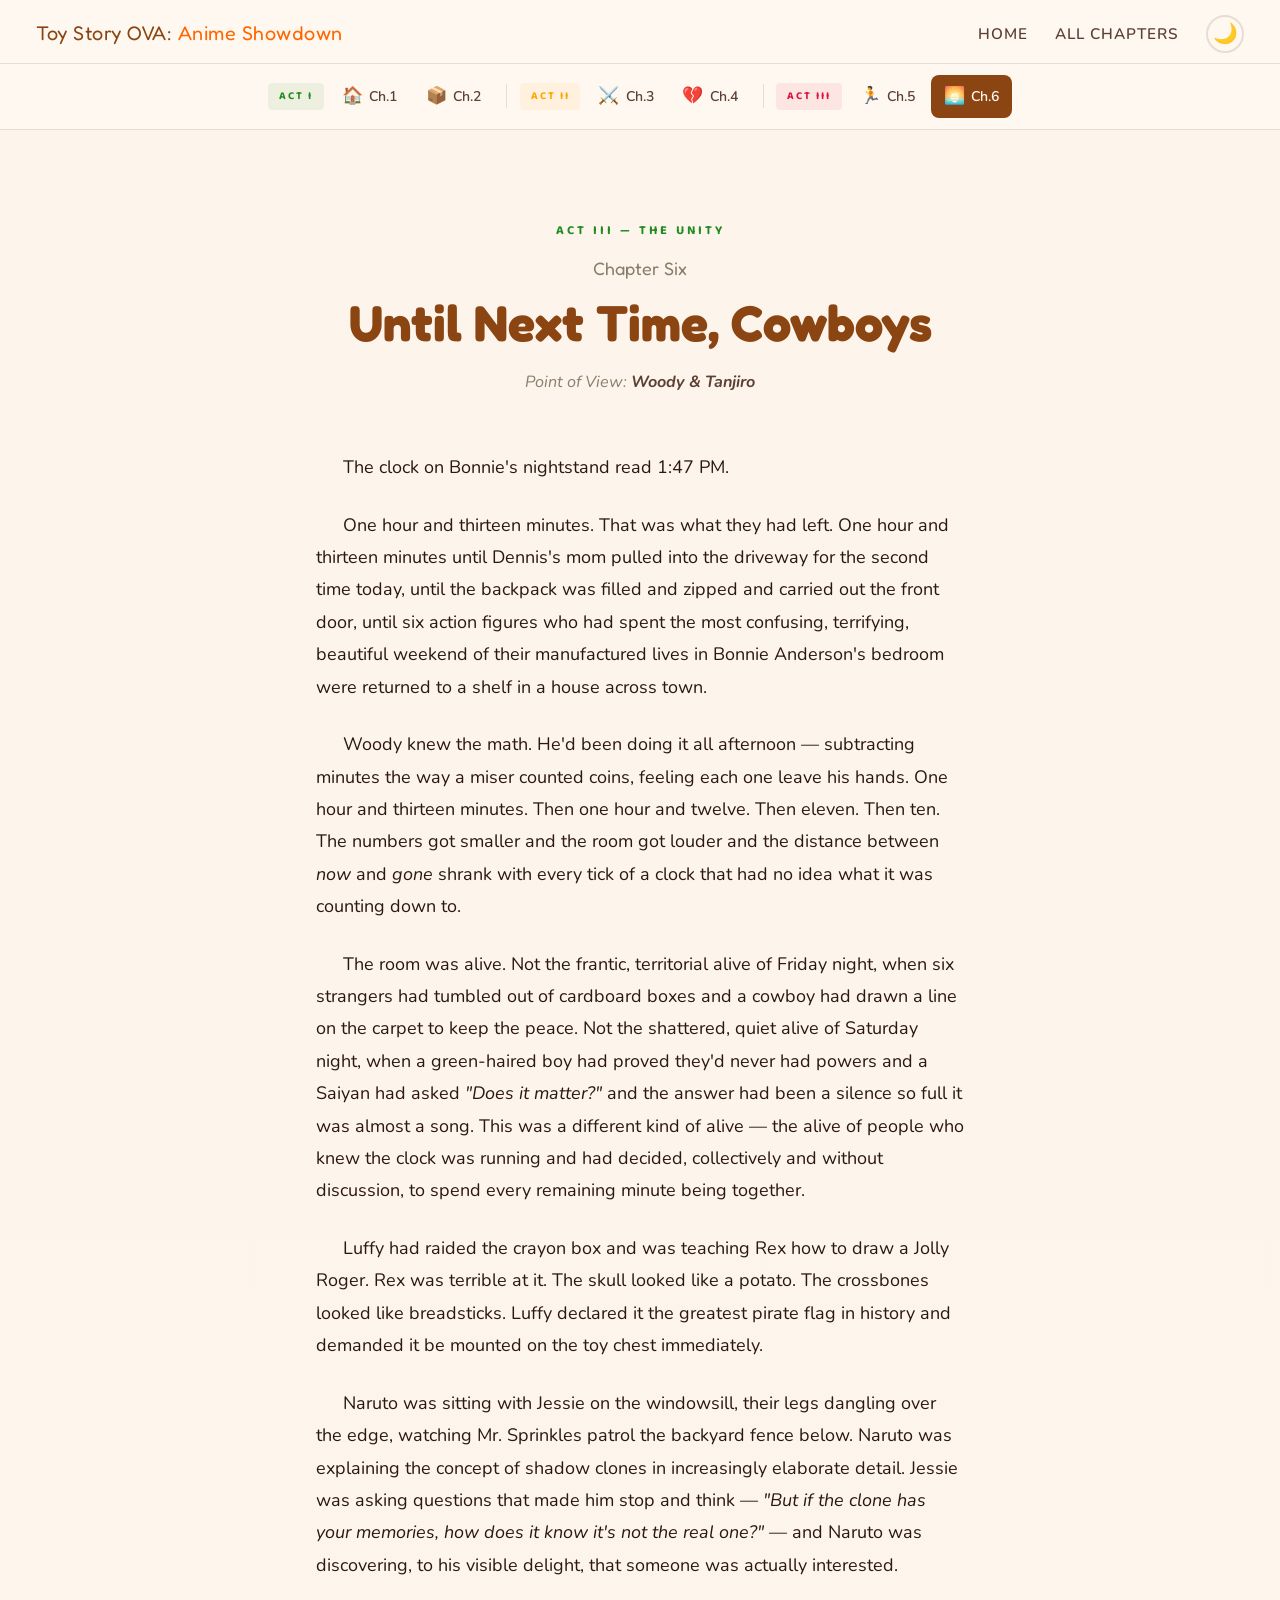
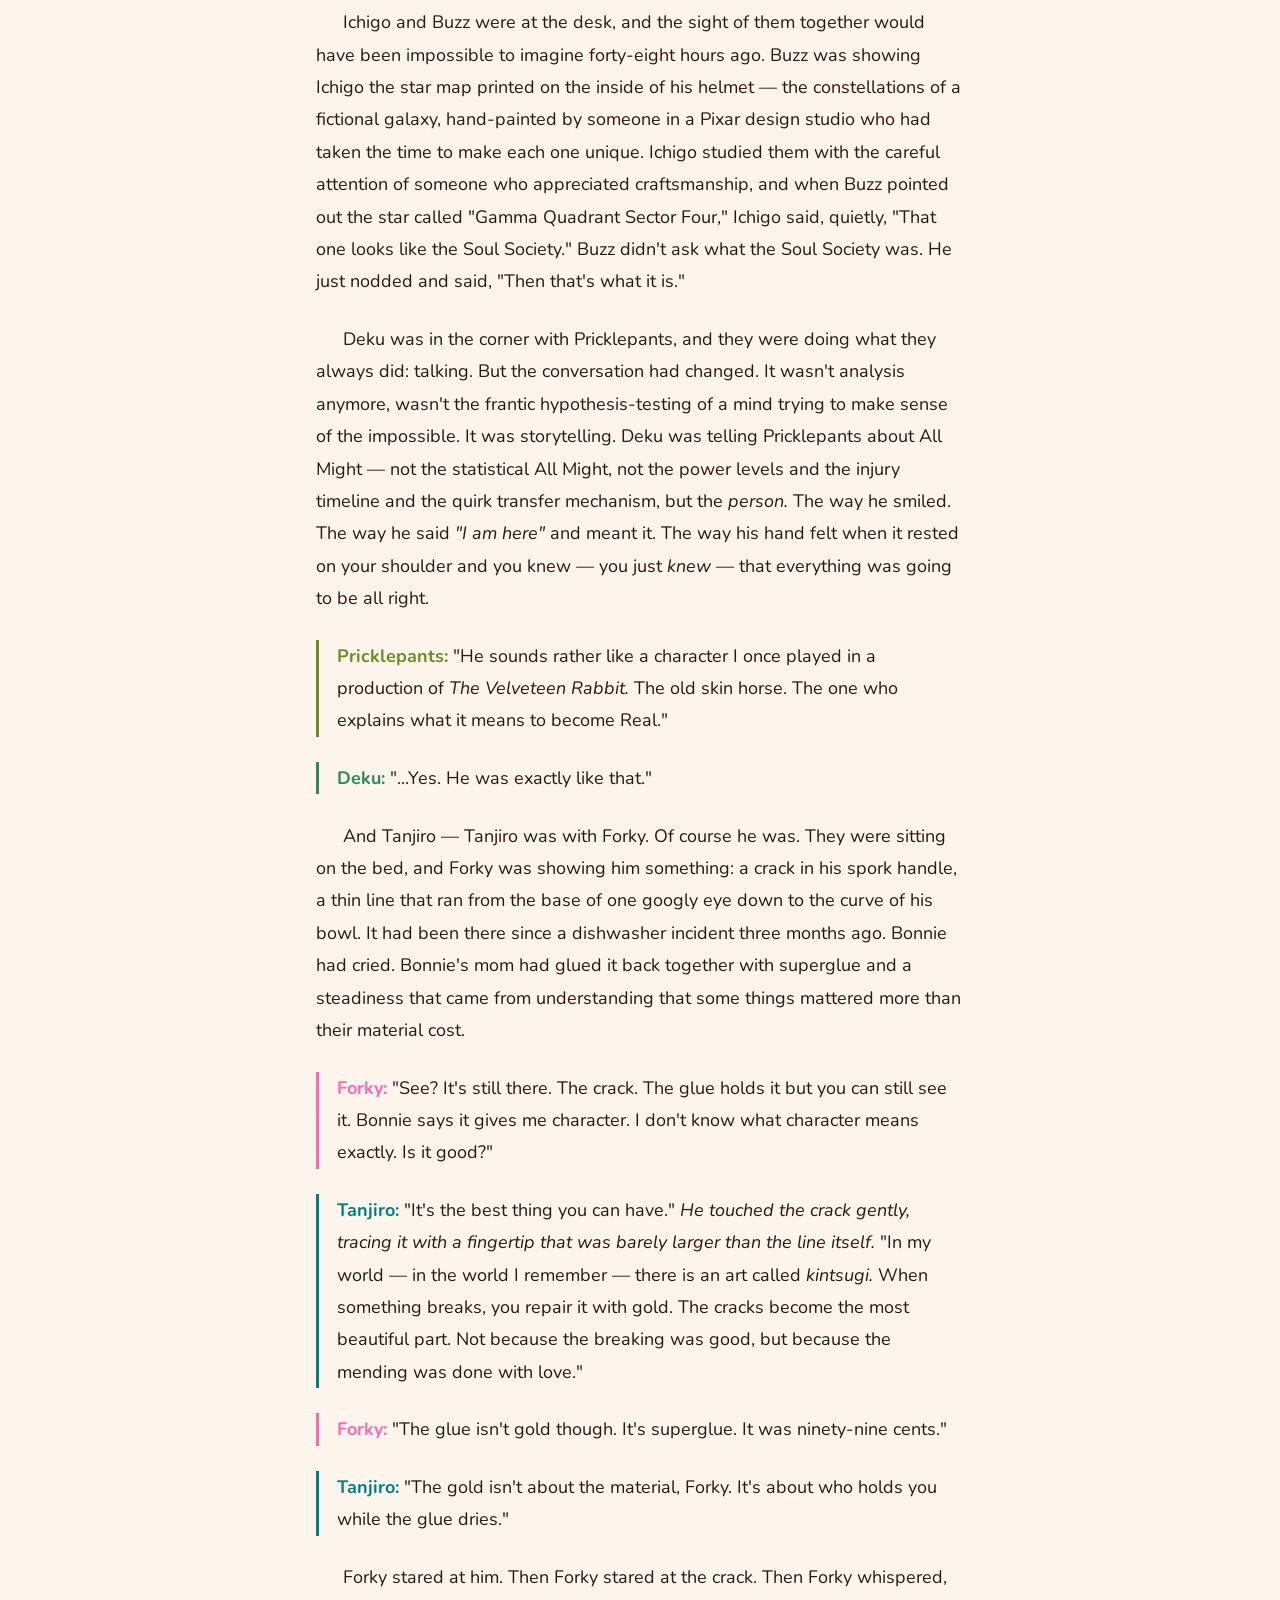
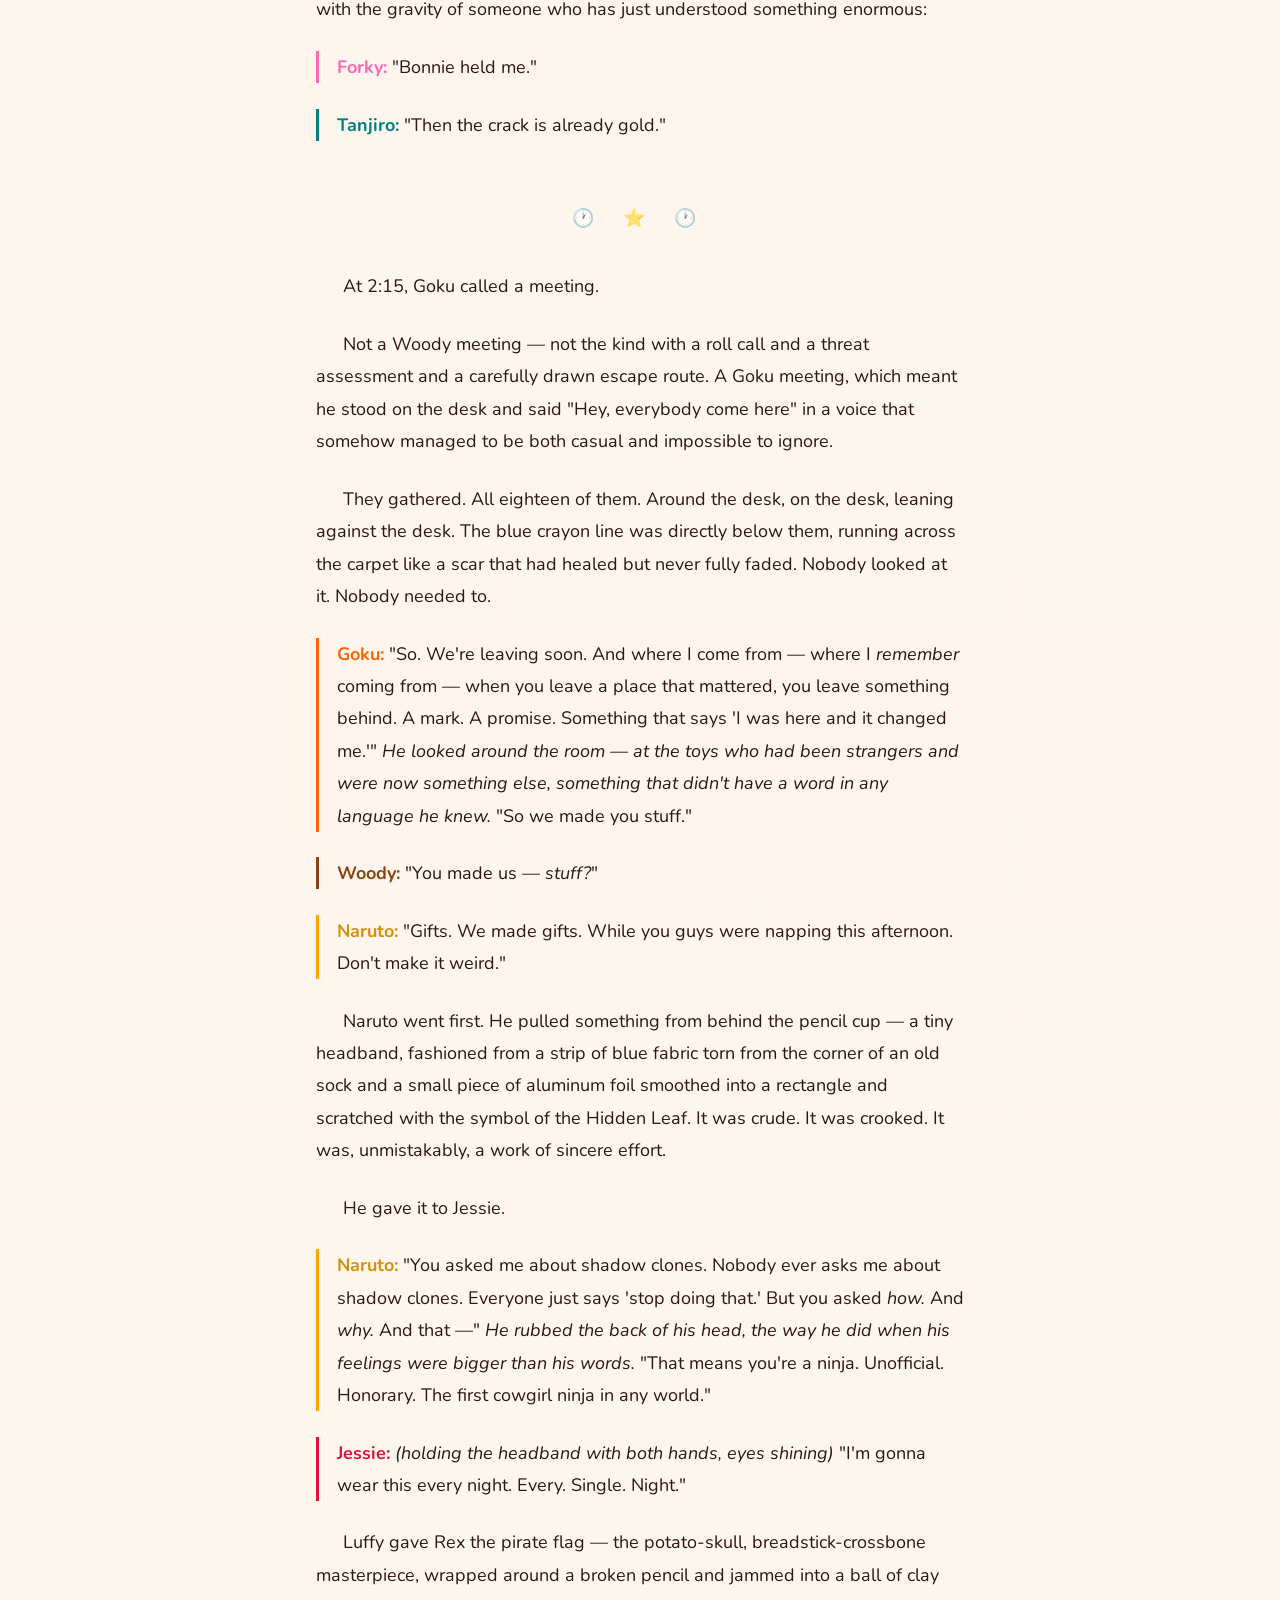
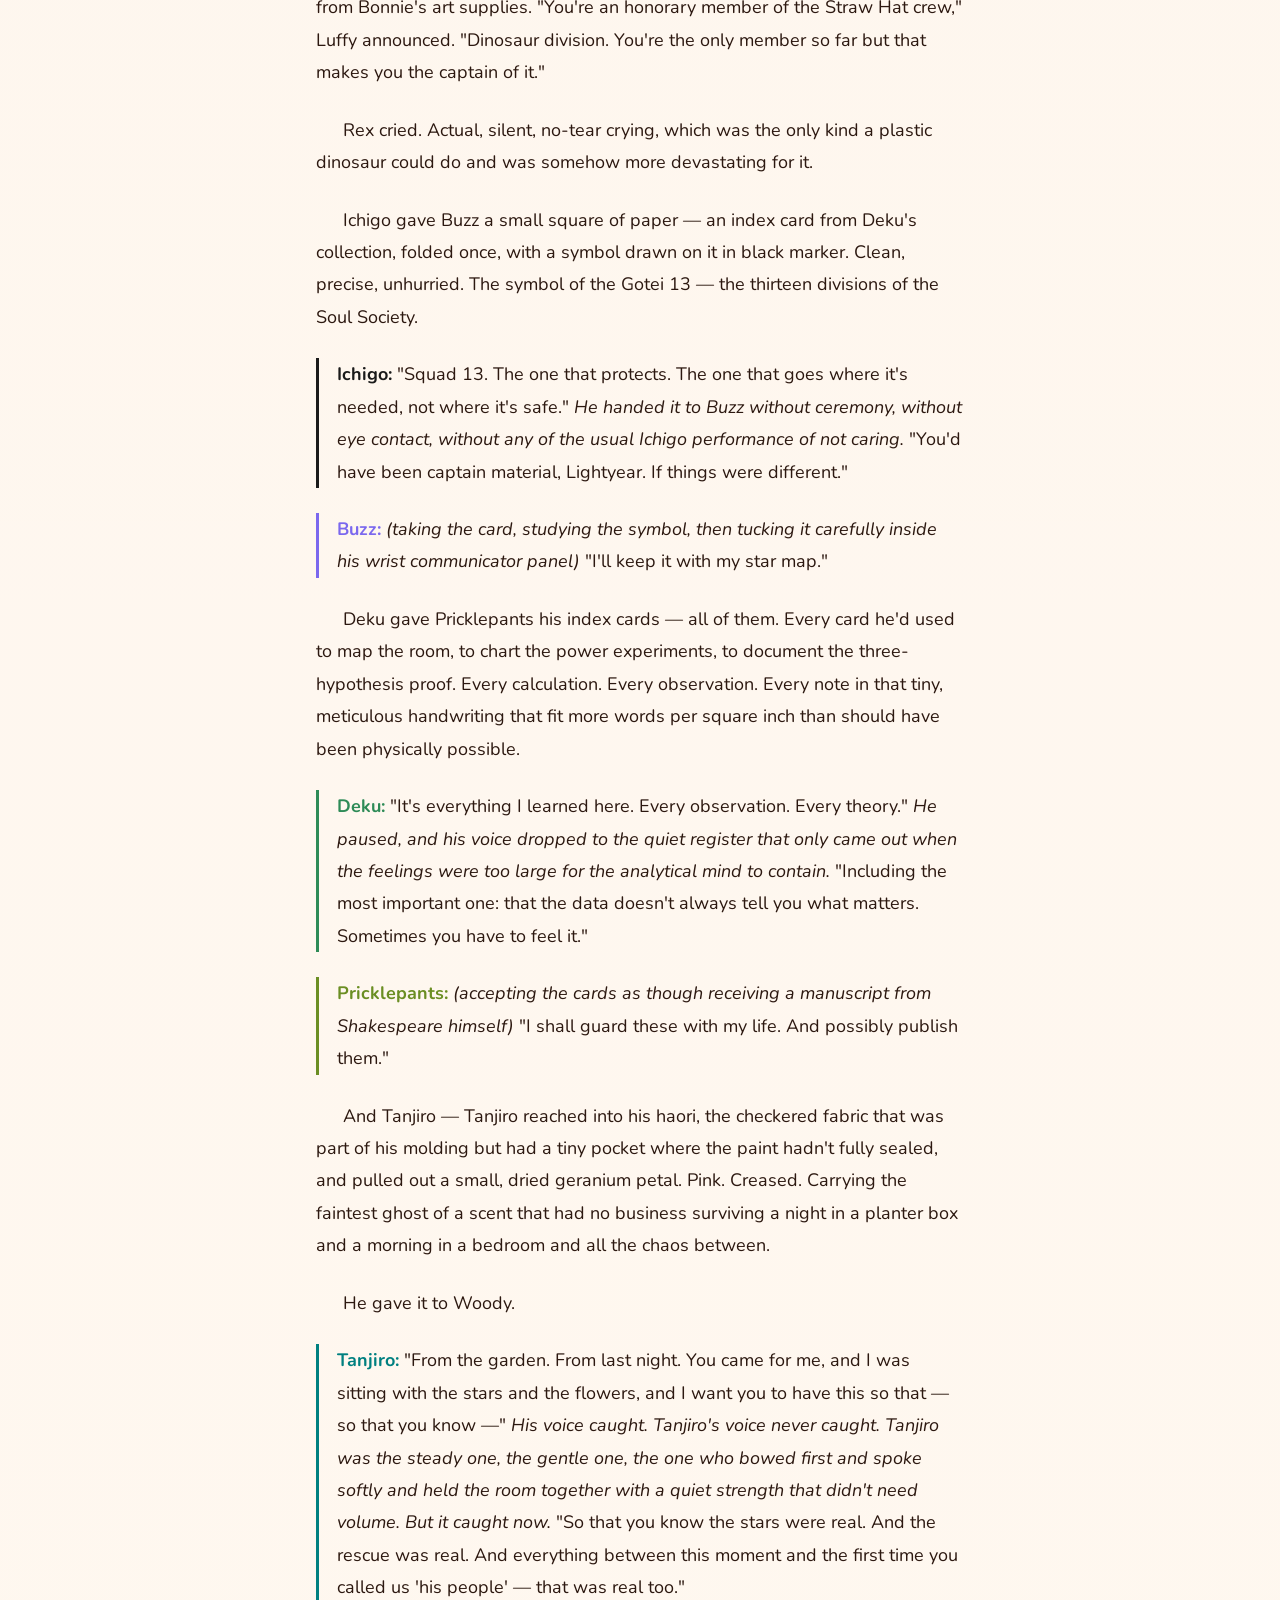
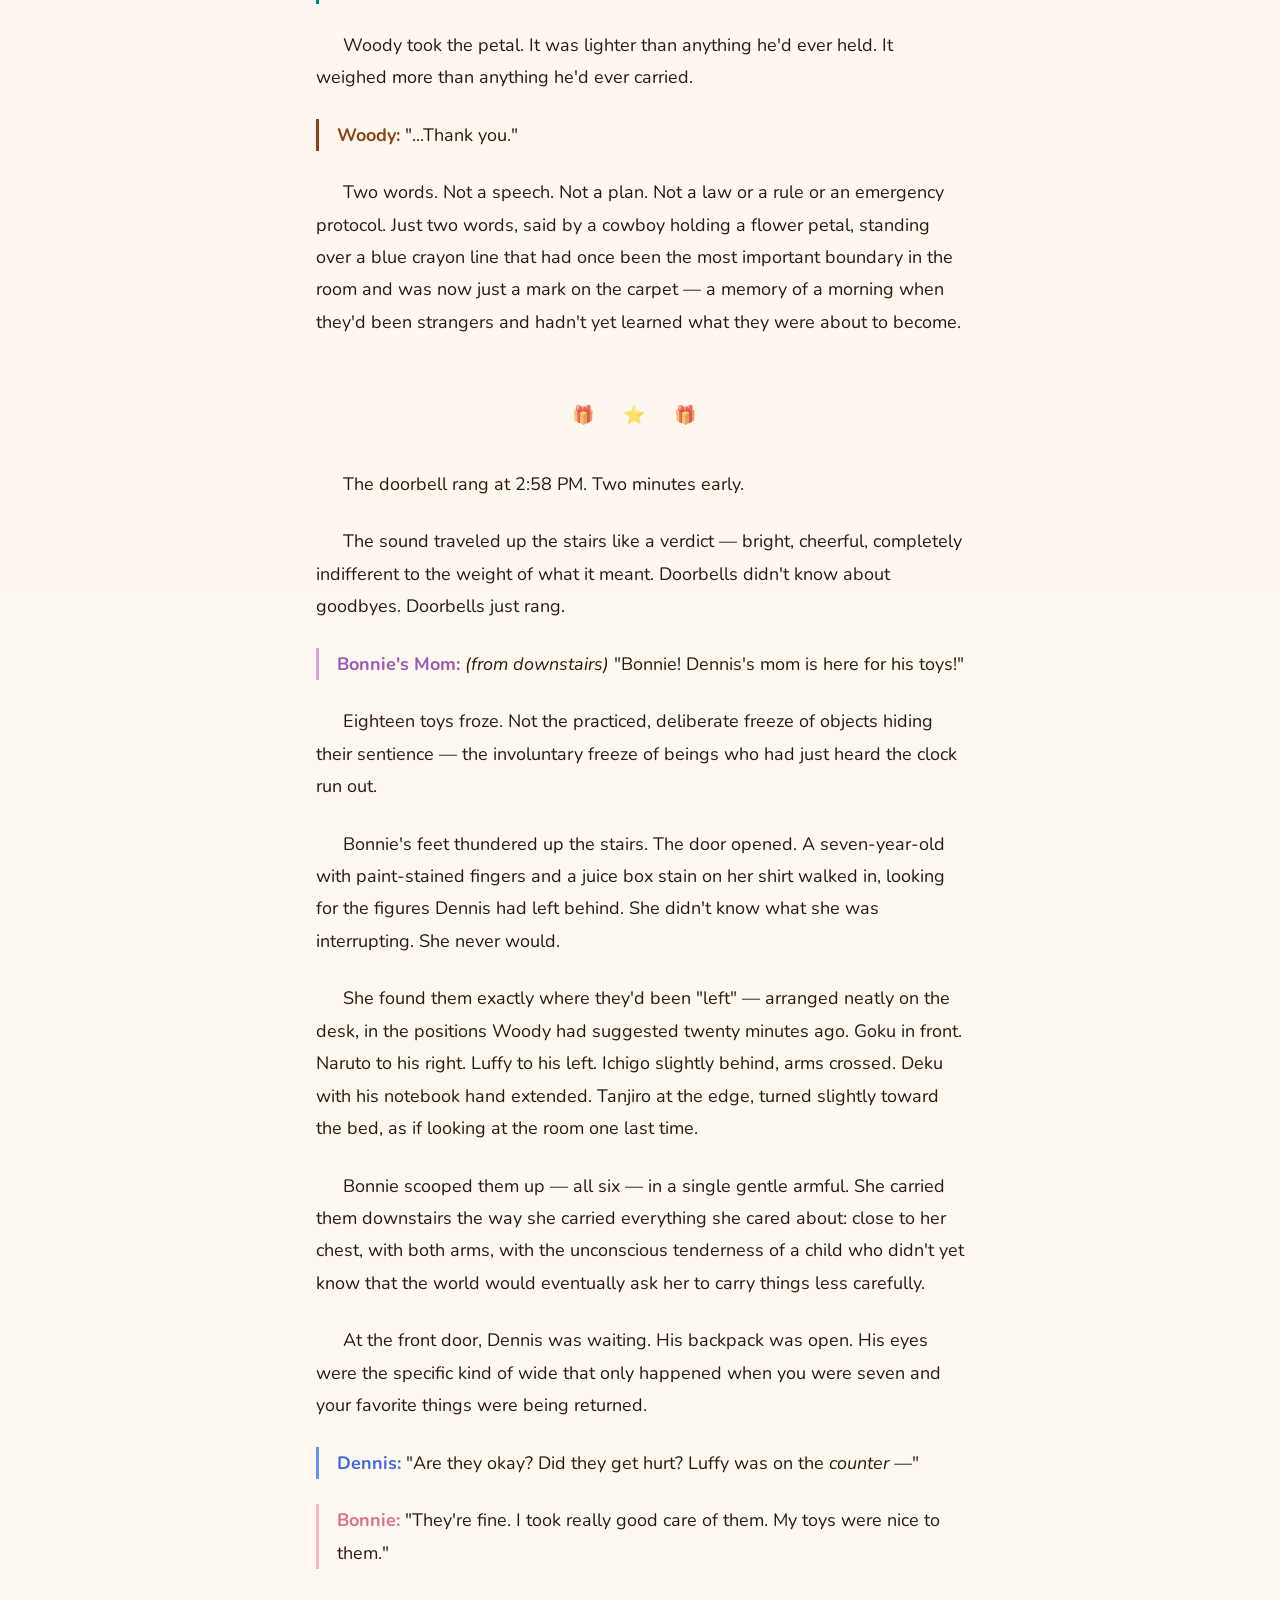
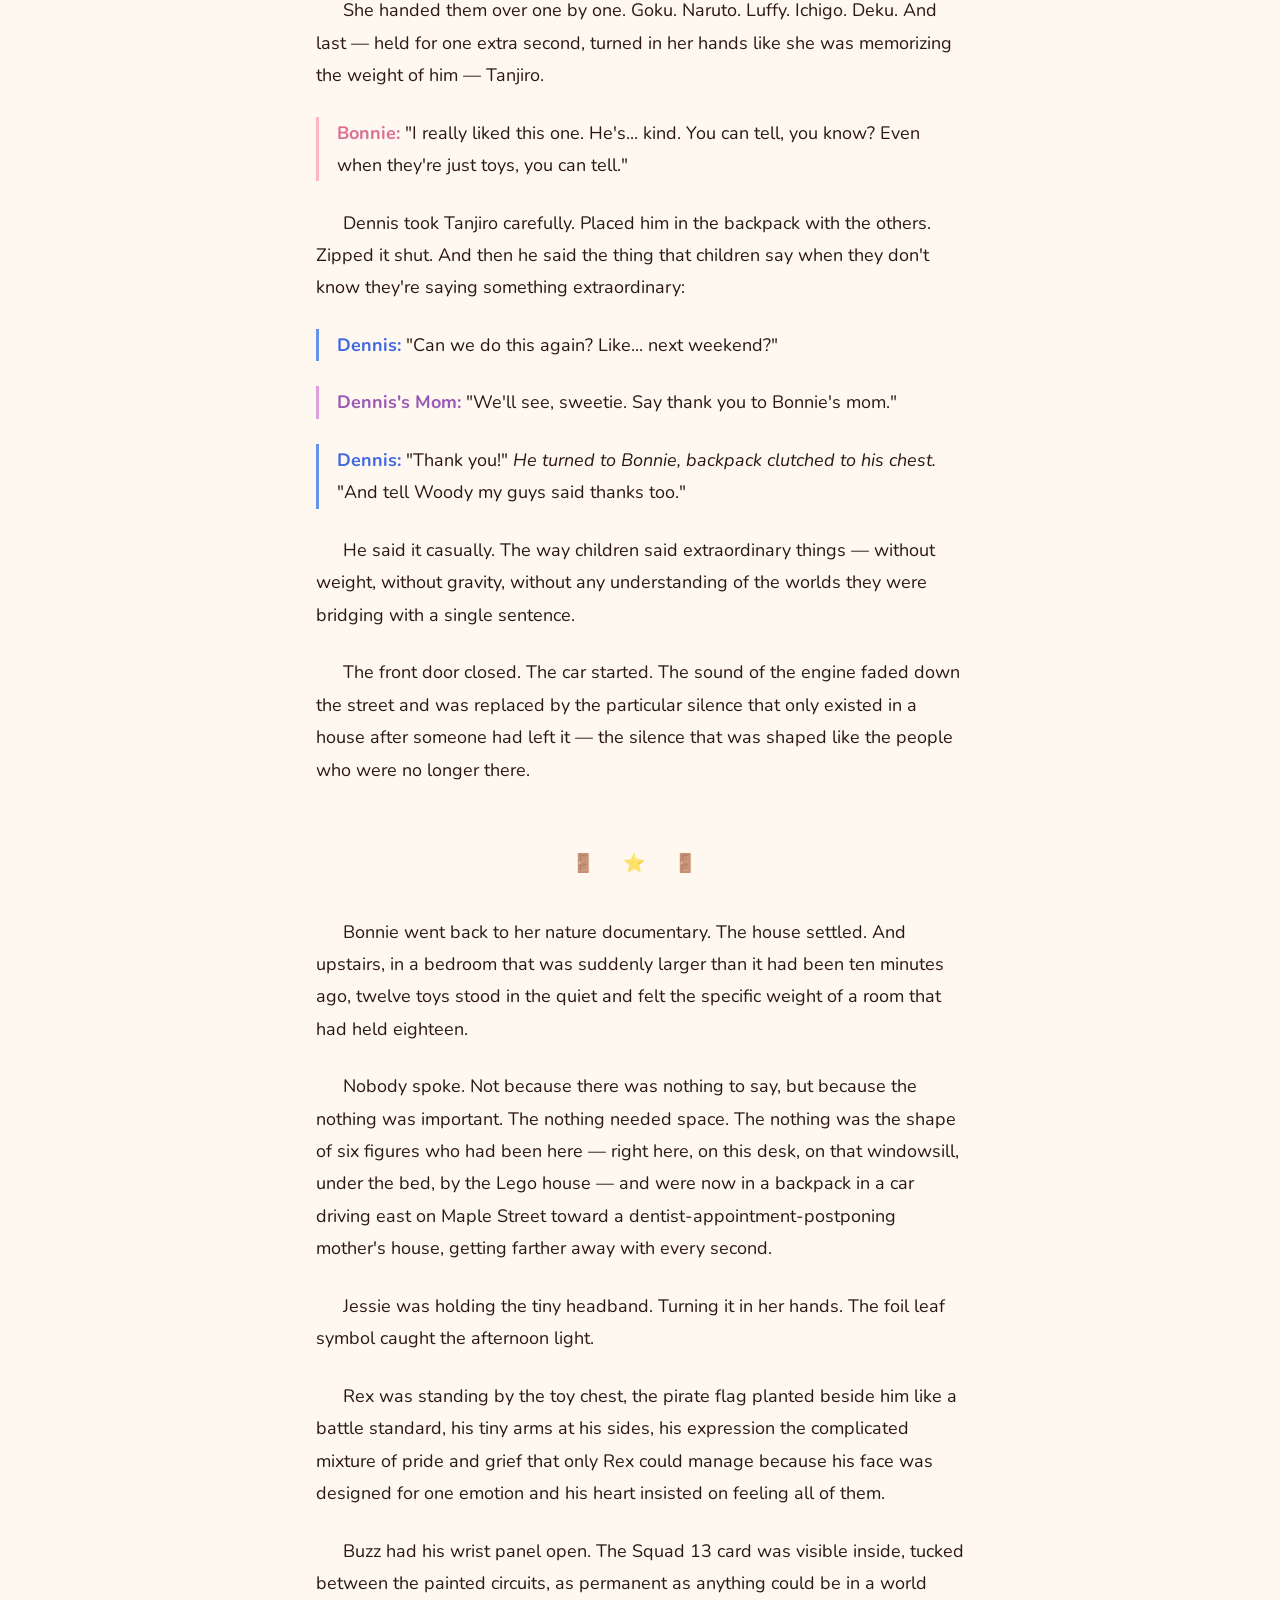
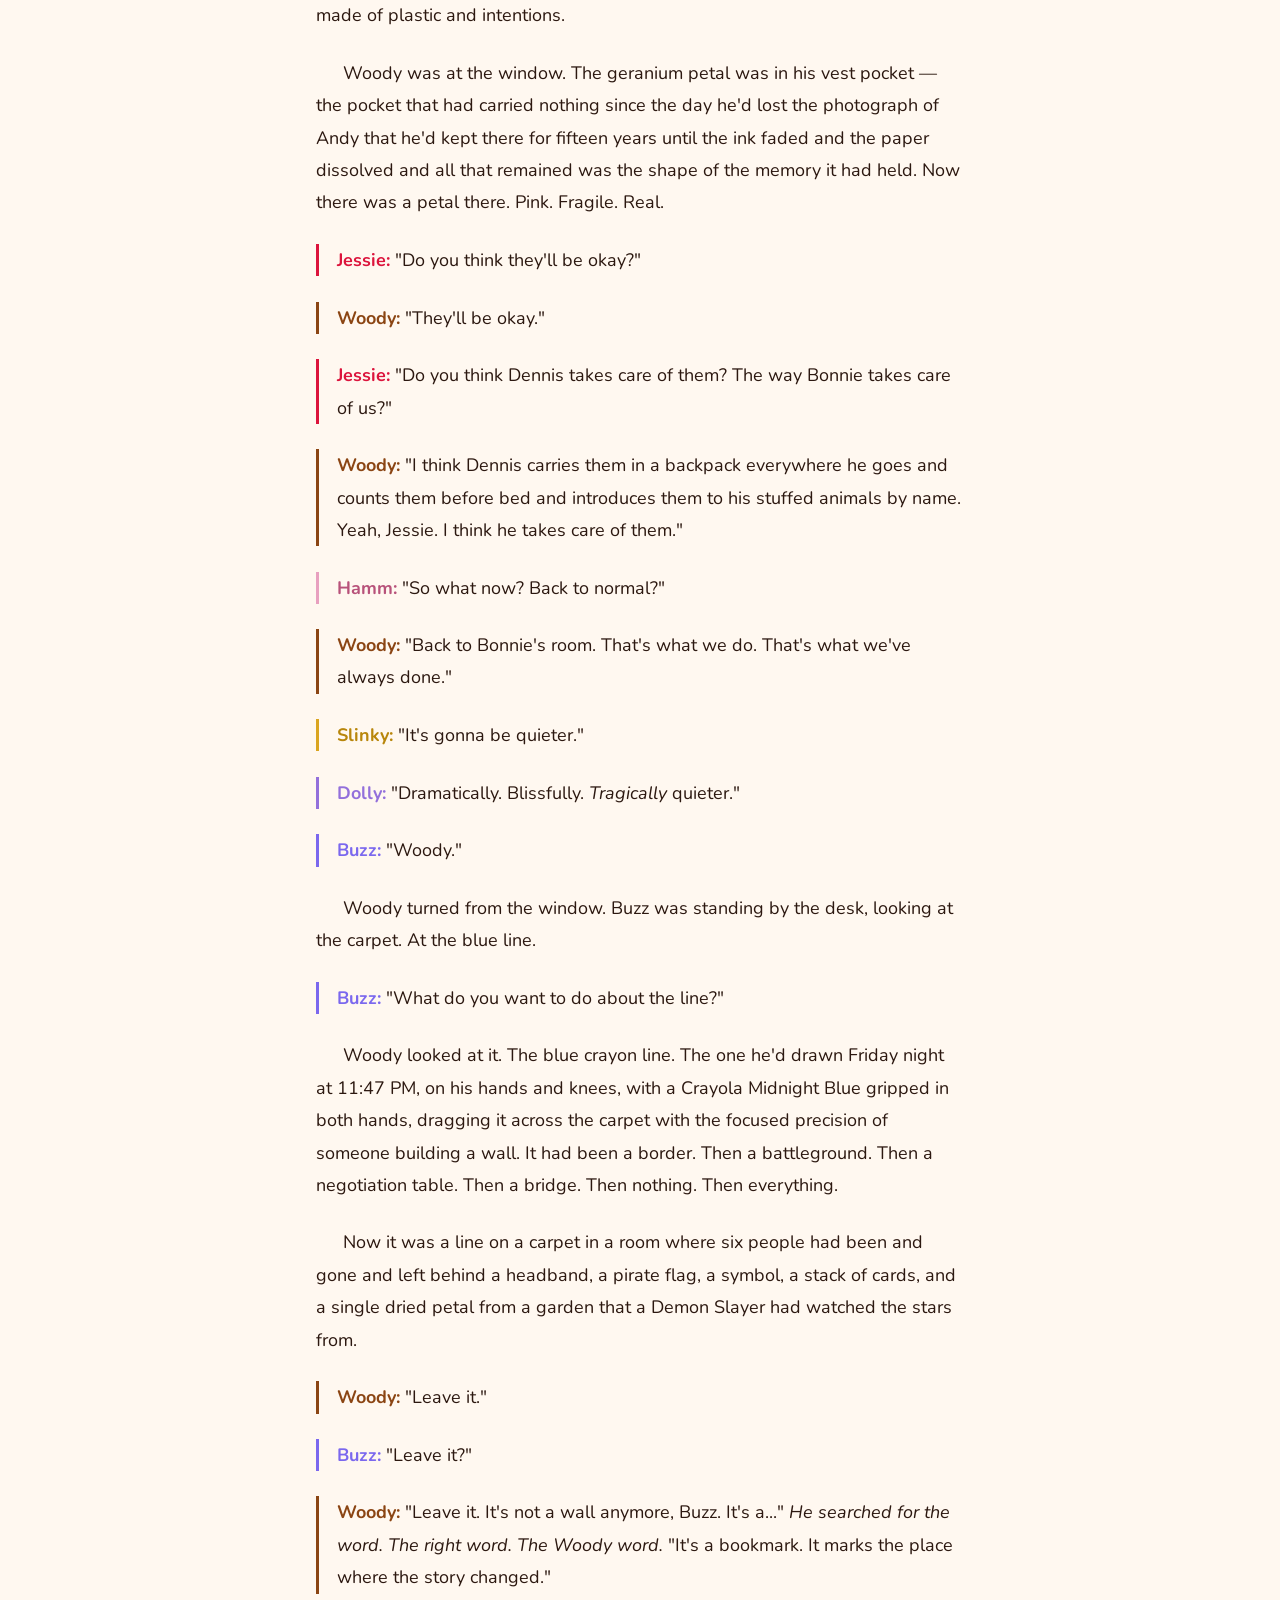
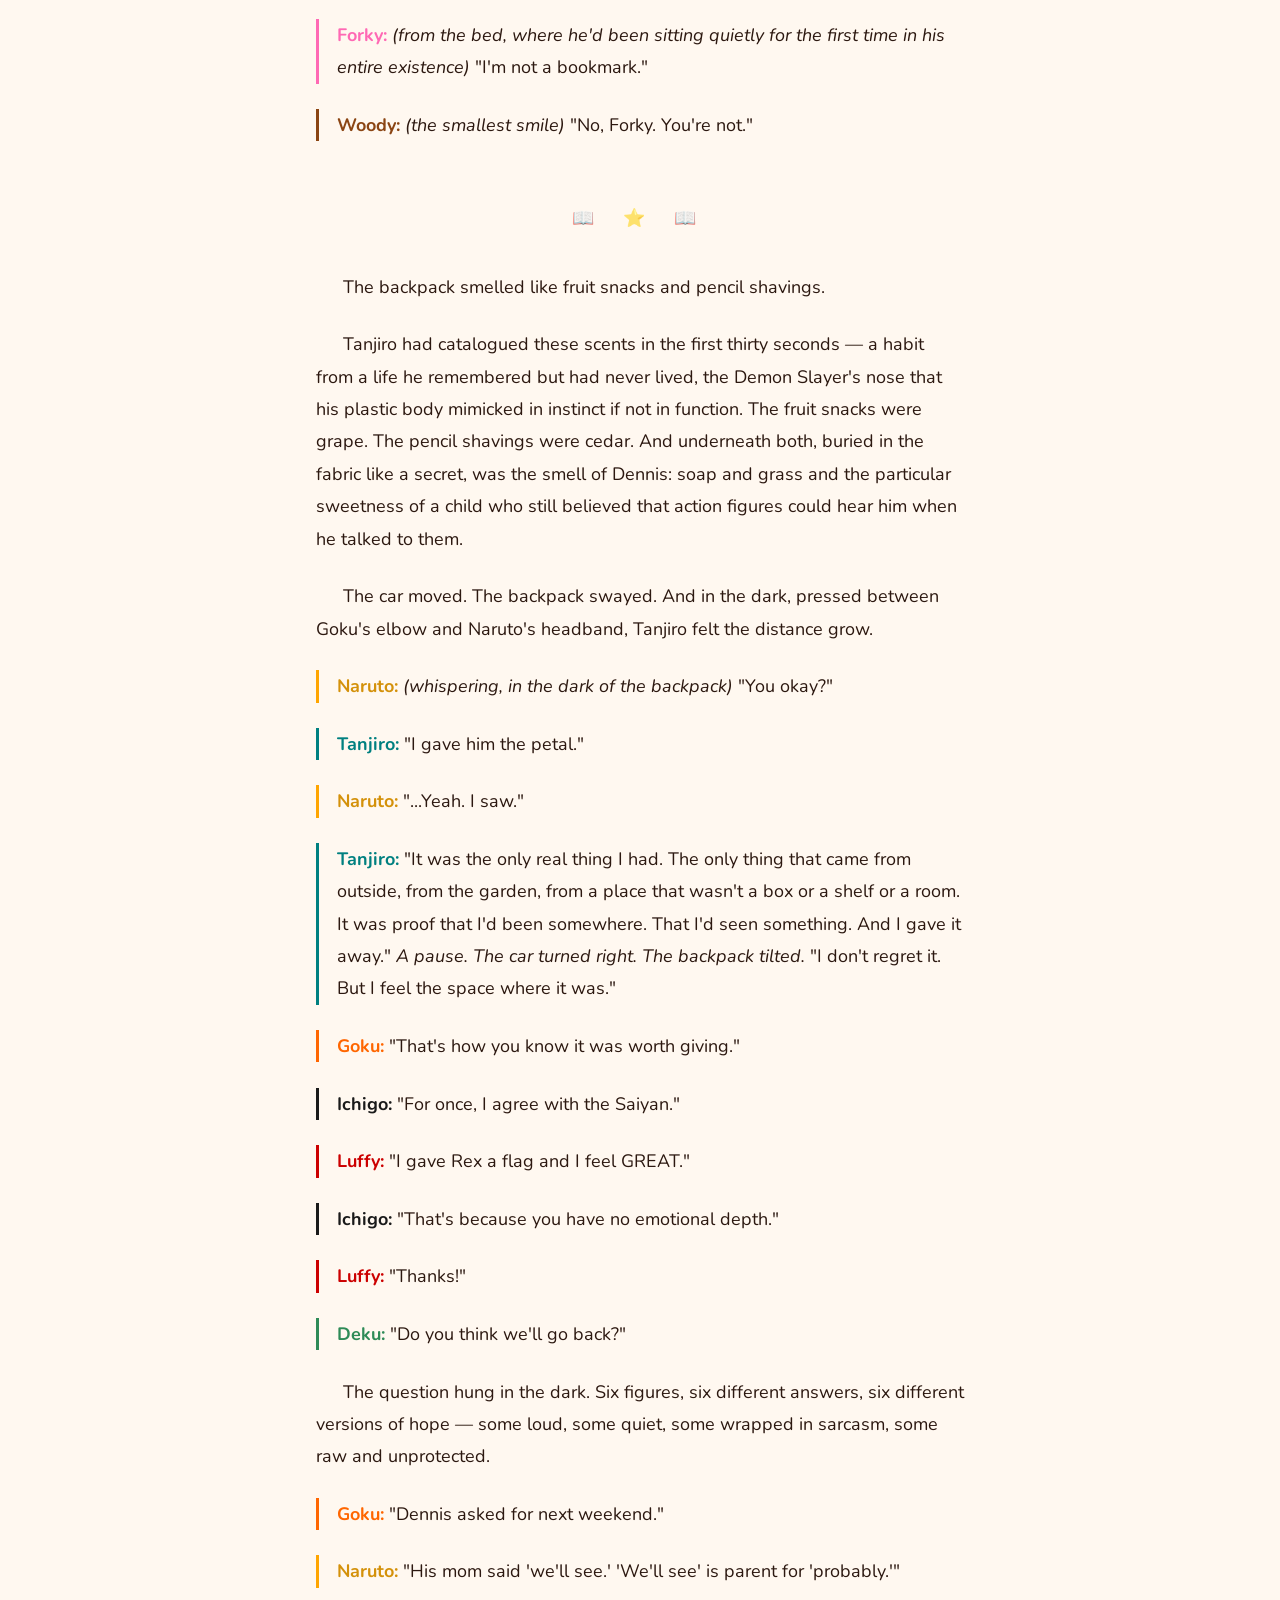
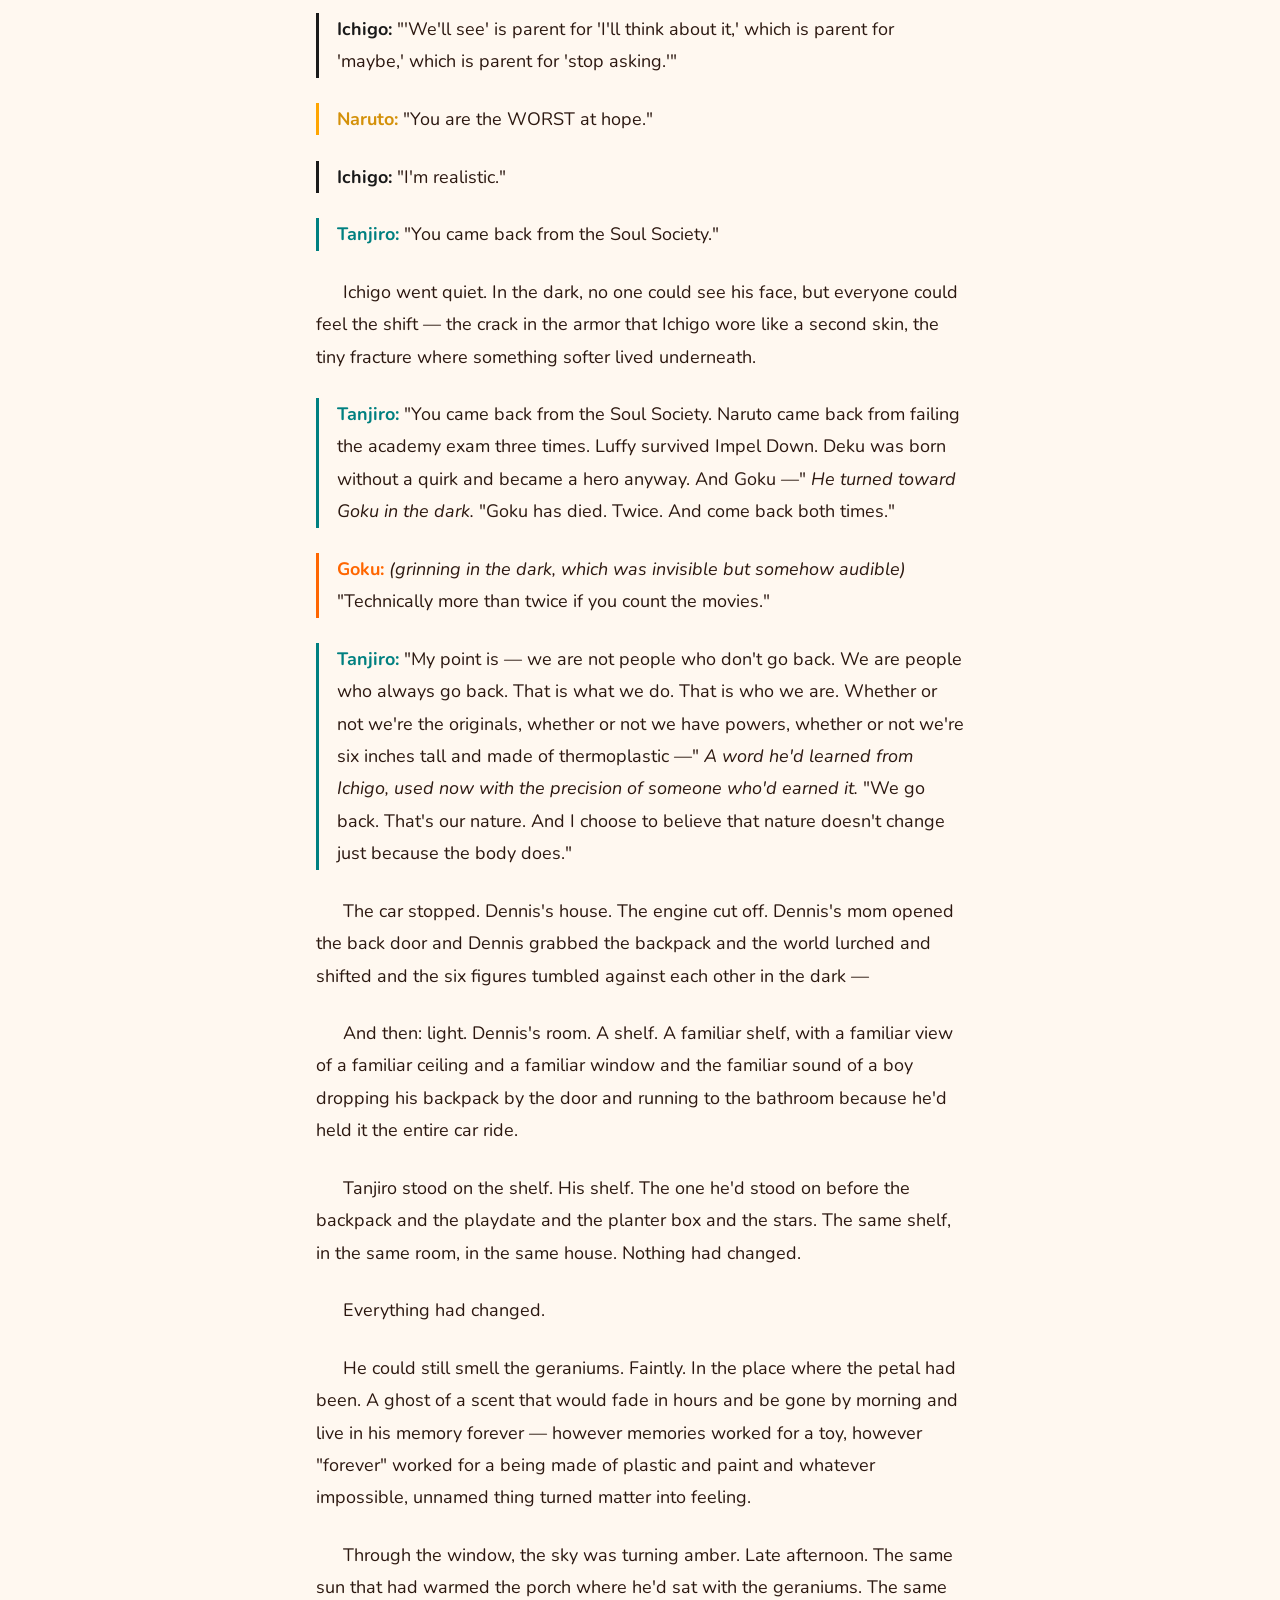
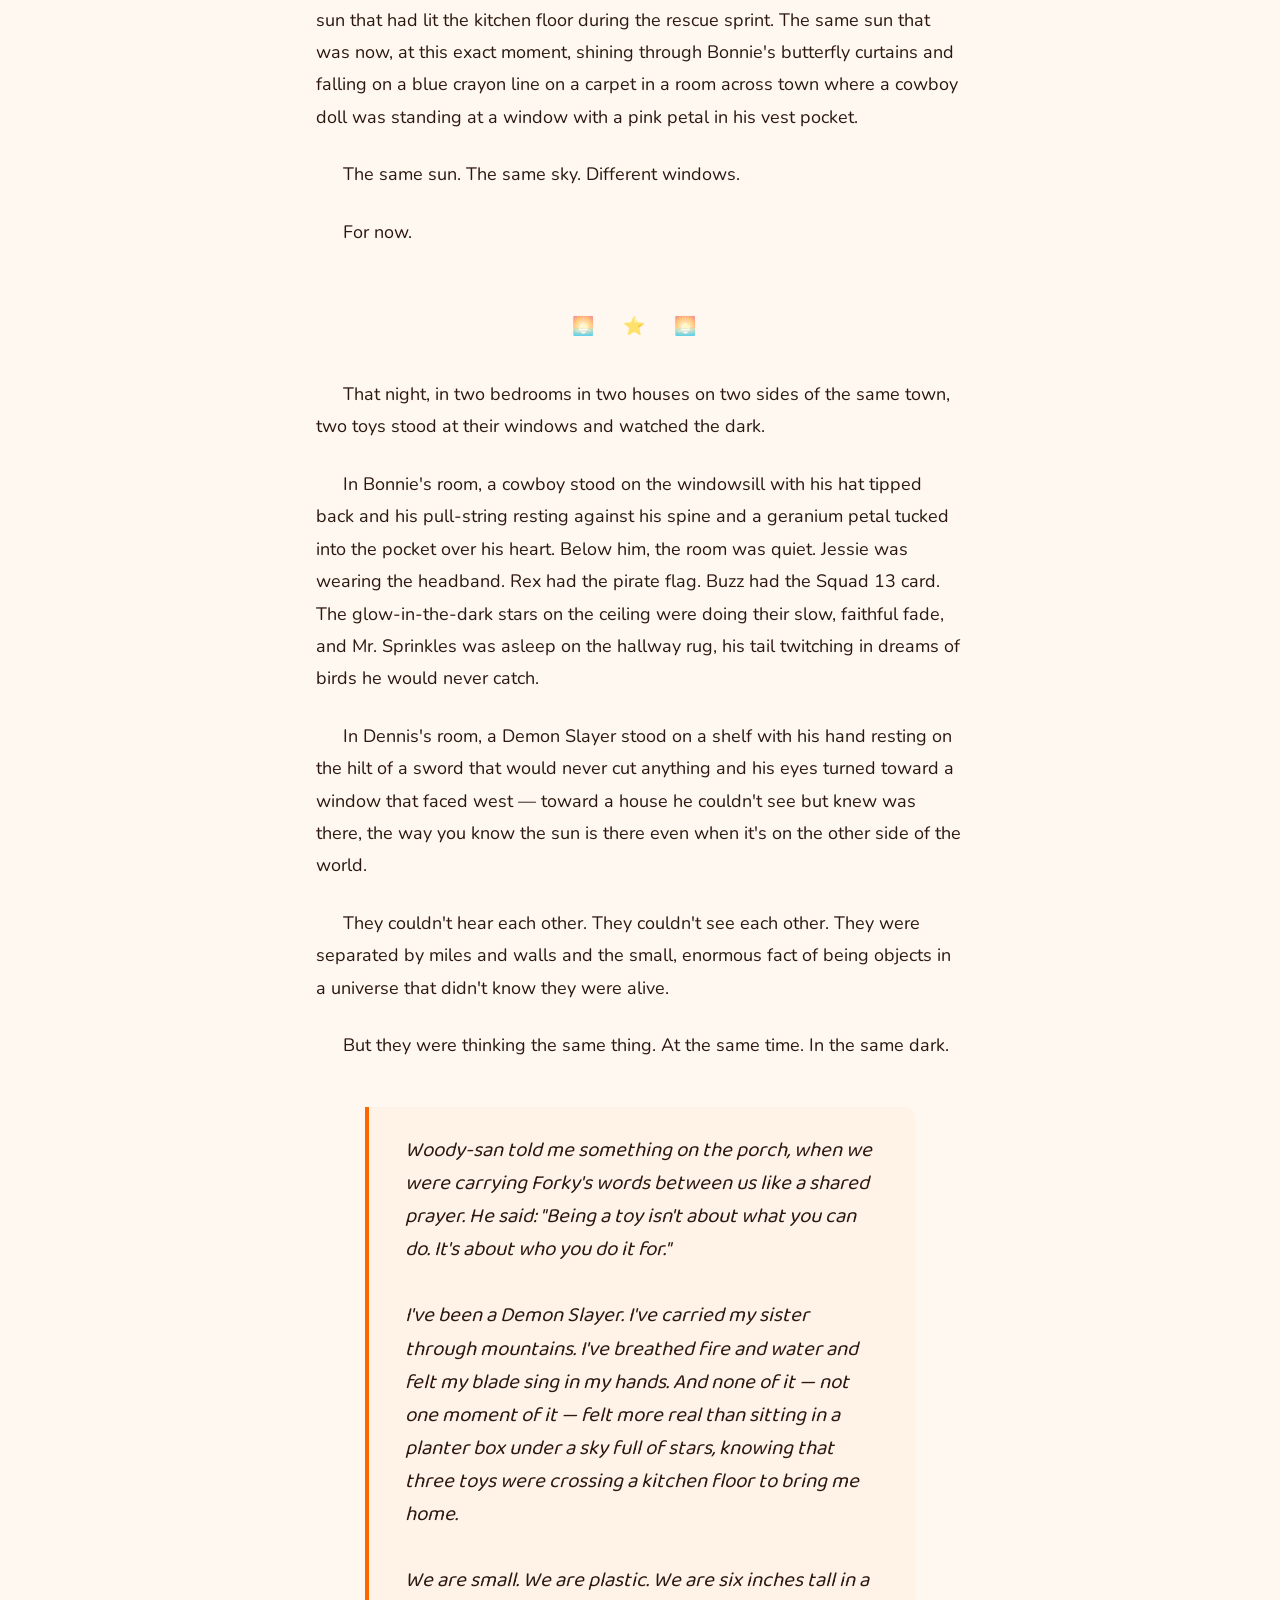
<file: chapters/chapter-6.html>
<!DOCTYPE html>
<html lang="en">
<head>
  <meta charset="UTF-8">
  <meta name="viewport" content="width=device-width, initial-scale=1.0">
  <title>Chapter 6: Until Next Time, Cowboys — Toy Story OVA: Anime Showdown</title>
  <meta name="description" content="Chapter 6 of Toy Story OVA: Anime Showdown. The playdate ends. Final goodbyes are exchanged. Twelve toys discover that being a hero and being a toy aren't so different after all.">
  <link rel="stylesheet" href="../css/style.css">
  <link rel="stylesheet" href="../css/themes.css">
</head>
<body>

  <!-- Reading Progress Bar -->
  <div id="reading-progress" role="progressbar" aria-label="Reading progress"></div>

  <!-- Navigation -->
  <nav class="main-nav" role="navigation" aria-label="Main navigation">
    <a href="../index.html" class="nav-logo">
      Toy Story OVA: <span class="logo-accent">Anime Showdown</span>
    </a>

    <button class="hamburger" id="hamburger" aria-label="Toggle menu" aria-expanded="false">
      <span></span><span></span><span></span>
    </button>

    <ul class="nav-links" id="nav-links">
      <li><a href="../index.html">Home</a></li>
      <li><a href="../index.html#chapters">All Chapters</a></li>
      <li>
        <button class="dark-mode-toggle" id="dark-mode-toggle" aria-label="Toggle dark mode">🌙</button>
      </li>
    </ul>
  </nav>

  <!-- Chapter Navigation Strip -->
  <nav class="chapter-nav" aria-label="Chapter navigation">
    <div class="chapter-nav-inner">
      <span class="act-label act-i">Act I</span>
      <div class="act-group">
        <a href="chapter-1.html" class="chapter-link">
          <span class="ch-icon">🏠</span> Ch.1
        </a>
        <a href="chapter-2.html" class="chapter-link">
          <span class="ch-icon">📦</span> Ch.2
        </a>
      </div>
      <span class="act-divider"></span>
      <span class="act-label act-ii">Act II</span>
      <div class="act-group">
        <a href="chapter-3.html" class="chapter-link">
          <span class="ch-icon">⚔️</span> Ch.3
        </a>
        <a href="chapter-4.html" class="chapter-link">
          <span class="ch-icon">💔</span> Ch.4
        </a>
      </div>
      <span class="act-divider"></span>
      <span class="act-label act-iii">Act III</span>
      <div class="act-group">
        <a href="chapter-5.html" class="chapter-link">
          <span class="ch-icon">🏃</span> Ch.5
        </a>
        <a href="chapter-6.html" class="chapter-link active">
          <span class="ch-icon">🌅</span> Ch.6
        </a>
      </div>
    </div>
  </nav>

  <!-- ============================== -->
  <!--         CHAPTER CONTENT         -->
  <!-- ============================== -->
  <main class="chapter-page" data-pov="woody">

    <!-- Chapter Header -->
    <header class="chapter-header">
      <div class="ch-act-label">Act III — The Unity</div>
      <div class="ch-number">Chapter Six</div>
      <h1>Until Next Time, Cowboys</h1>
      <p class="ch-pov">Point of View: <strong>Woody &amp; Tanjiro</strong></p>
    </header>

    <!-- Chapter Body -->
    <article class="chapter-content">

      <!-- ════════════════════════════════════════ -->
      <!--  SCENE 1: THE LAST AFTERNOON              -->
      <!-- ════════════════════════════════════════ -->

      <p>
        The clock on Bonnie's nightstand read 1:47 PM.
      </p>

      <p>
        One hour and thirteen minutes. That was what they had left. One hour and thirteen
        minutes until Dennis's mom pulled into the driveway for the second time today,
        until the backpack was filled and zipped and carried out the front door, until six
        action figures who had spent the most confusing, terrifying, beautiful weekend of
        their manufactured lives in Bonnie Anderson's bedroom were returned to a shelf in
        a house across town.
      </p>

      <p>
        Woody knew the math. He'd been doing it all afternoon — subtracting minutes the
        way a miser counted coins, feeling each one leave his hands. One hour and thirteen
        minutes. Then one hour and twelve. Then eleven. Then ten. The numbers got smaller
        and the room got louder and the distance between <em>now</em> and <em>gone</em>
        shrank with every tick of a clock that had no idea what it was counting down to.
      </p>

      <p>
        The room was alive. Not the frantic, territorial alive of Friday night, when six
        strangers had tumbled out of cardboard boxes and a cowboy had drawn a line on the
        carpet to keep the peace. Not the shattered, quiet alive of Saturday night, when
        a green-haired boy had proved they'd never had powers and a Saiyan had asked
        <em>"Does it matter?"</em> and the answer had been a silence so full it was almost
        a song. This was a different kind of alive — the alive of people who knew the clock
        was running and had decided, collectively and without discussion, to spend every
        remaining minute being together.
      </p>

      <p>
        Luffy had raided the crayon box and was teaching Rex how to draw a Jolly Roger.
        Rex was terrible at it. The skull looked like a potato. The crossbones looked like
        breadsticks. Luffy declared it the greatest pirate flag in history and demanded it
        be mounted on the toy chest immediately.
      </p>

      <p>
        Naruto was sitting with Jessie on the windowsill, their legs dangling over the edge,
        watching Mr. Sprinkles patrol the backyard fence below. Naruto was explaining the
        concept of shadow clones in increasingly elaborate detail. Jessie was asking
        questions that made him stop and think — <em>"But if the clone has your memories,
        how does it know it's not the real one?"</em> — and Naruto was discovering, to his
        visible delight, that someone was actually interested.
      </p>

      <p>
        Ichigo and Buzz were at the desk, and the sight of them together would have been
        impossible to imagine forty-eight hours ago. Buzz was showing Ichigo the
        star map printed on the inside of his helmet — the constellations of a fictional
        galaxy, hand-painted by someone in a Pixar design studio who had taken the time
        to make each one unique. Ichigo studied them with the careful attention of someone
        who appreciated craftsmanship, and when Buzz pointed out the star called "Gamma
        Quadrant Sector Four," Ichigo said, quietly, "That one looks like the Soul Society."
        Buzz didn't ask what the Soul Society was. He just nodded and said, "Then that's
        what it is."
      </p>

      <p>
        Deku was in the corner with Pricklepants, and they were doing what they always did:
        talking. But the conversation had changed. It wasn't analysis anymore, wasn't the
        frantic hypothesis-testing of a mind trying to make sense of the impossible. It was
        storytelling. Deku was telling Pricklepants about All Might — not the statistical
        All Might, not the power levels and the injury timeline and the quirk transfer
        mechanism, but the <em>person.</em> The way he smiled. The way he said <em>"I am
        here"</em> and meant it. The way his hand felt when it rested on your shoulder and
        you knew — you just <em>knew</em> — that everything was going to be all right.
      </p>

      <p class="dialogue pricklepants">
        <span class="speaker">Pricklepants:</span> "He sounds rather like a character
        I once played in a production of <em>The Velveteen Rabbit.</em> The old skin horse.
        The one who explains what it means to become Real."
      </p>

      <p class="dialogue deku">
        <span class="speaker">Deku:</span> "...Yes. He was exactly like that."
      </p>

      <p>
        And Tanjiro — Tanjiro was with Forky. Of course he was. They were sitting on the
        bed, and Forky was showing him something: a crack in his spork handle, a thin line
        that ran from the base of one googly eye down to the curve of his bowl. It had
        been there since a dishwasher incident three months ago. Bonnie had cried. Bonnie's
        mom had glued it back together with superglue and a steadiness that came from
        understanding that some things mattered more than their material cost.
      </p>

      <p class="dialogue forky">
        <span class="speaker">Forky:</span> "See? It's still there. The crack. The glue
        holds it but you can still see it. Bonnie says it gives me character. I don't know
        what character means exactly. Is it good?"
      </p>

      <p class="dialogue tanjiro">
        <span class="speaker">Tanjiro:</span> "It's the best thing you can have." <em>He
        touched the crack gently, tracing it with a fingertip that was barely larger than
        the line itself.</em> "In my world — in the world I remember — there is an art
        called <em>kintsugi.</em> When something breaks, you repair it with gold. The
        cracks become the most beautiful part. Not because the breaking was good, but
        because the mending was done with love."
      </p>

      <p class="dialogue forky">
        <span class="speaker">Forky:</span> "The glue isn't gold though. It's
        superglue. It was ninety-nine cents."
      </p>

      <p class="dialogue tanjiro">
        <span class="speaker">Tanjiro:</span> "The gold isn't about the material, Forky.
        It's about who holds you while the glue dries."
      </p>

      <p>
        Forky stared at him. Then Forky stared at the crack. Then Forky whispered, with
        the gravity of someone who has just understood something enormous:
      </p>

      <p class="dialogue forky">
        <span class="speaker">Forky:</span> "Bonnie held me."
      </p>

      <p class="dialogue tanjiro">
        <span class="speaker">Tanjiro:</span> "Then the crack is already gold."
      </p>

      <div class="scene-break icon-break">🕐 ⭐ 🕐</div>

      <!-- ════════════════════════════════════════ -->
      <!--  SCENE 2: THE GIFTS                       -->
      <!-- ════════════════════════════════════════ -->

      <p>
        At 2:15, Goku called a meeting.
      </p>

      <p>
        Not a Woody meeting — not the kind with a roll call and a threat assessment and
        a carefully drawn escape route. A Goku meeting, which meant he stood on the desk
        and said "Hey, everybody come here" in a voice that somehow managed to be both
        casual and impossible to ignore.
      </p>

      <p>
        They gathered. All eighteen of them. Around the desk, on the desk, leaning against
        the desk. The blue crayon line was directly below them, running across the carpet
        like a scar that had healed but never fully faded. Nobody looked at it. Nobody
        needed to.
      </p>

      <p class="dialogue goku">
        <span class="speaker">Goku:</span> "So. We're leaving soon. And where I come
        from — where I <em>remember</em> coming from — when you leave a place that
        mattered, you leave something behind. A mark. A promise. Something that says
        'I was here and it changed me.'" <em>He looked around the room — at the toys
        who had been strangers and were now something else, something that didn't have
        a word in any language he knew.</em> "So we made you stuff."
      </p>

      <p class="dialogue woody">
        <span class="speaker">Woody:</span> "You made us — <em>stuff?</em>"
      </p>

      <p class="dialogue naruto">
        <span class="speaker">Naruto:</span> "Gifts. We made gifts. While you guys were
        napping this afternoon. Don't make it weird."
      </p>

      <p>
        Naruto went first. He pulled something from behind the pencil cup — a tiny
        headband, fashioned from a strip of blue fabric torn from the corner of an old
        sock and a small piece of aluminum foil smoothed into a rectangle and scratched
        with the symbol of the Hidden Leaf. It was crude. It was crooked. It was,
        unmistakably, a work of sincere effort.
      </p>

      <p>
        He gave it to Jessie.
      </p>

      <p class="dialogue naruto">
        <span class="speaker">Naruto:</span> "You asked me about shadow clones. Nobody
        ever asks me about shadow clones. Everyone just says 'stop doing that.' But you
        asked <em>how.</em> And <em>why.</em> And that —" <em>He rubbed the back of his
        head, the way he did when his feelings were bigger than his words.</em> "That
        means you're a ninja. Unofficial. Honorary. The first cowgirl ninja in any world."
      </p>

      <p class="dialogue jessie">
        <span class="speaker">Jessie:</span> <em>(holding the headband with both hands,
        eyes shining)</em> "I'm gonna wear this every night. Every. Single. Night."
      </p>

      <p>
        Luffy gave Rex the pirate flag — the potato-skull, breadstick-crossbone
        masterpiece, wrapped around a broken pencil and jammed into a ball of clay from
        Bonnie's art supplies. "You're an honorary member of the Straw Hat crew," Luffy
        announced. "Dinosaur division. You're the only member so far but that makes you
        the captain of it."
      </p>

      <p>
        Rex cried. Actual, silent, no-tear crying, which was the only kind a plastic
        dinosaur could do and was somehow more devastating for it.
      </p>

      <p>
        Ichigo gave Buzz a small square of paper — an index card from Deku's collection,
        folded once, with a symbol drawn on it in black marker. Clean, precise, unhurried.
        The symbol of the Gotei 13 — the thirteen divisions of the Soul Society.
      </p>

      <p class="dialogue ichigo">
        <span class="speaker">Ichigo:</span> "Squad 13. The one that protects. The one
        that goes where it's needed, not where it's safe." <em>He handed it to Buzz
        without ceremony, without eye contact, without any of the usual Ichigo performance
        of not caring.</em> "You'd have been captain material, Lightyear. If things were
        different."
      </p>

      <p class="dialogue buzz">
        <span class="speaker">Buzz:</span> <em>(taking the card, studying the symbol,
        then tucking it carefully inside his wrist communicator panel)</em> "I'll keep
        it with my star map."
      </p>

      <p>
        Deku gave Pricklepants his index cards — all of them. Every card he'd used to
        map the room, to chart the power experiments, to document the three-hypothesis
        proof. Every calculation. Every observation. Every note in that tiny,
        meticulous handwriting that fit more words per square inch than should have been
        physically possible.
      </p>

      <p class="dialogue deku">
        <span class="speaker">Deku:</span> "It's everything I learned here. Every
        observation. Every theory." <em>He paused, and his voice dropped to the quiet
        register that only came out when the feelings were too large for the analytical
        mind to contain.</em> "Including the most important one: that the data doesn't
        always tell you what matters. Sometimes you have to feel it."
      </p>

      <p class="dialogue pricklepants">
        <span class="speaker">Pricklepants:</span> <em>(accepting the cards as though
        receiving a manuscript from Shakespeare himself)</em> "I shall guard these with
        my life. And possibly publish them."
      </p>

      <p>
        And Tanjiro — Tanjiro reached into his haori, the checkered fabric that was
        part of his molding but had a tiny pocket where the paint hadn't fully sealed,
        and pulled out a small, dried geranium petal. Pink. Creased. Carrying the faintest
        ghost of a scent that had no business surviving a night in a planter box and a
        morning in a bedroom and all the chaos between.
      </p>

      <p>
        He gave it to Woody.
      </p>

      <p class="dialogue tanjiro">
        <span class="speaker">Tanjiro:</span> "From the garden. From last night. You
        came for me, and I was sitting with the stars and the flowers, and I want you to
        have this so that — so that you know —" <em>His voice caught. Tanjiro's voice
        never caught. Tanjiro was the steady one, the gentle one, the one who bowed first
        and spoke softly and held the room together with a quiet strength that didn't need
        volume. But it caught now.</em> "So that you know the stars were real. And the
        rescue was real. And everything between this moment and the first time you called
        us 'his people' — that was real too."
      </p>

      <p>
        Woody took the petal. It was lighter than anything he'd ever held. It weighed
        more than anything he'd ever carried.
      </p>

      <p class="dialogue woody">
        <span class="speaker">Woody:</span> "...Thank you."
      </p>

      <p>
        Two words. Not a speech. Not a plan. Not a law or a rule or an emergency protocol.
        Just two words, said by a cowboy holding a flower petal, standing over a blue crayon
        line that had once been the most important boundary in the room and was now just a
        mark on the carpet — a memory of a morning when they'd been strangers and hadn't
        yet learned what they were about to become.
      </p>

      <div class="scene-break icon-break">🎁 ⭐ 🎁</div>

      <!-- ════════════════════════════════════════ -->
      <!--  SCENE 3: THE DOORBELL                    -->
      <!-- ════════════════════════════════════════ -->

      <p>
        The doorbell rang at 2:58 PM. Two minutes early.
      </p>

      <p>
        The sound traveled up the stairs like a verdict — bright, cheerful, completely
        indifferent to the weight of what it meant. Doorbells didn't know about goodbyes.
        Doorbells just rang.
      </p>

      <p class="dialogue bonnies-mom">
        <span class="speaker">Bonnie's Mom:</span> <em>(from downstairs)</em> "Bonnie!
        Dennis's mom is here for his toys!"
      </p>

      <p>
        Eighteen toys froze. Not the practiced, deliberate freeze of objects hiding their
        sentience — the involuntary freeze of beings who had just heard the clock run out.
      </p>

      <p>
        Bonnie's feet thundered up the stairs. The door opened. A seven-year-old with
        paint-stained fingers and a juice box stain on her shirt walked in, looking for
        the figures Dennis had left behind. She didn't know what she was interrupting.
        She never would.
      </p>

      <p>
        She found them exactly where they'd been "left" — arranged neatly on the desk, in
        the positions Woody had suggested twenty minutes ago. Goku in front. Naruto to his
        right. Luffy to his left. Ichigo slightly behind, arms crossed. Deku with his
        notebook hand extended. Tanjiro at the edge, turned slightly toward the bed, as if
        looking at the room one last time.
      </p>

      <p>
        Bonnie scooped them up — all six — in a single gentle armful. She carried them
        downstairs the way she carried everything she cared about: close to her chest,
        with both arms, with the unconscious tenderness of a child who didn't yet know
        that the world would eventually ask her to carry things less carefully.
      </p>

      <p>
        At the front door, Dennis was waiting. His backpack was open. His eyes were
        the specific kind of wide that only happened when you were seven and your
        favorite things were being returned.
      </p>

      <p class="dialogue" style="border-left-color: #6495ED;">
        <span class="speaker" style="color: #4169E1;">Dennis:</span> "Are they okay?
        Did they get hurt? Luffy was on the <em>counter —</em>"
      </p>

      <p class="dialogue" style="border-left-color: #FFB6C1;">
        <span class="speaker" style="color: #DB7093;">Bonnie:</span> "They're fine.
        I took really good care of them. My toys were nice to them."
      </p>

      <p>
        She handed them over one by one. Goku. Naruto. Luffy. Ichigo. Deku. And last —
        held for one extra second, turned in her hands like she was memorizing the
        weight of him — Tanjiro.
      </p>

      <p class="dialogue" style="border-left-color: #FFB6C1;">
        <span class="speaker" style="color: #DB7093;">Bonnie:</span> "I really liked
        this one. He's... kind. You can tell, you know? Even when they're just toys,
        you can tell."
      </p>

      <p>
        Dennis took Tanjiro carefully. Placed him in the backpack with the others.
        Zipped it shut. And then he said the thing that children say when they don't
        know they're saying something extraordinary:
      </p>

      <p class="dialogue" style="border-left-color: #6495ED;">
        <span class="speaker" style="color: #4169E1;">Dennis:</span> "Can we do this
        again? Like... next weekend?"
      </p>

      <p class="dialogue" style="border-left-color: #DDA0DD;">
        <span class="speaker" style="color: #9B59B6;">Dennis's Mom:</span> "We'll see,
        sweetie. Say thank you to Bonnie's mom."
      </p>

      <p class="dialogue" style="border-left-color: #6495ED;">
        <span class="speaker" style="color: #4169E1;">Dennis:</span> "Thank you!"
        <em>He turned to Bonnie, backpack clutched to his chest.</em> "And tell Woody
        my guys said thanks too."
      </p>

      <p>
        He said it casually. The way children said extraordinary things — without weight,
        without gravity, without any understanding of the worlds they were bridging with
        a single sentence.
      </p>

      <p>
        The front door closed. The car started. The sound of the engine faded down the
        street and was replaced by the particular silence that only existed in a house
        after someone had left it — the silence that was shaped like the people who were
        no longer there.
      </p>

      <div class="scene-break icon-break">🚪 ⭐ 🚪</div>

      <!-- ════════════════════════════════════════ -->
      <!--  SCENE 4: THE QUIET AFTER                 -->
      <!-- ════════════════════════════════════════ -->

      <p>
        Bonnie went back to her nature documentary. The house settled. And upstairs, in a
        bedroom that was suddenly larger than it had been ten minutes ago, twelve toys
        stood in the quiet and felt the specific weight of a room that had held eighteen.
      </p>

      <p>
        Nobody spoke. Not because there was nothing to say, but because the nothing was
        important. The nothing needed space. The nothing was the shape of six figures who
        had been here — right here, on this desk, on that windowsill, under the bed, by
        the Lego house — and were now in a backpack in a car driving east on Maple Street
        toward a dentist-appointment-postponing mother's house, getting farther away with
        every second.
      </p>

      <p>
        Jessie was holding the tiny headband. Turning it in her hands. The foil leaf
        symbol caught the afternoon light.
      </p>

      <p>
        Rex was standing by the toy chest, the pirate flag planted beside him like a
        battle standard, his tiny arms at his sides, his expression the complicated mixture
        of pride and grief that only Rex could manage because his face was designed for
        one emotion and his heart insisted on feeling all of them.
      </p>

      <p>
        Buzz had his wrist panel open. The Squad 13 card was visible inside, tucked between
        the painted circuits, as permanent as anything could be in a world made of plastic
        and intentions.
      </p>

      <p>
        Woody was at the window. The geranium petal was in his vest pocket — the pocket
        that had carried nothing since the day he'd lost the photograph of Andy that he'd
        kept there for fifteen years until the ink faded and the paper dissolved and
        all that remained was the shape of the memory it had held. Now there was a petal
        there. Pink. Fragile. Real.
      </p>

      <p class="dialogue jessie">
        <span class="speaker">Jessie:</span> "Do you think they'll be okay?"
      </p>

      <p class="dialogue woody">
        <span class="speaker">Woody:</span> "They'll be okay."
      </p>

      <p class="dialogue jessie">
        <span class="speaker">Jessie:</span> "Do you think Dennis takes care of them?
        The way Bonnie takes care of us?"
      </p>

      <p class="dialogue woody">
        <span class="speaker">Woody:</span> "I think Dennis carries them in a backpack
        everywhere he goes and counts them before bed and introduces them to his stuffed
        animals by name. Yeah, Jessie. I think he takes care of them."
      </p>

      <p class="dialogue hamm">
        <span class="speaker">Hamm:</span> "So what now? Back to normal?"
      </p>

      <p class="dialogue woody">
        <span class="speaker">Woody:</span> "Back to Bonnie's room. That's what we do.
        That's what we've always done."
      </p>

      <p class="dialogue slinky">
        <span class="speaker">Slinky:</span> "It's gonna be quieter."
      </p>

      <p class="dialogue dolly">
        <span class="speaker">Dolly:</span> "Dramatically. Blissfully. <em>Tragically</em>
        quieter."
      </p>

      <p class="dialogue buzz">
        <span class="speaker">Buzz:</span> "Woody."
      </p>

      <p>
        Woody turned from the window. Buzz was standing by the desk, looking at the
        carpet. At the blue line.
      </p>

      <p class="dialogue buzz">
        <span class="speaker">Buzz:</span> "What do you want to do about the line?"
      </p>

      <p>
        Woody looked at it. The blue crayon line. The one he'd drawn Friday night at
        11:47 PM, on his hands and knees, with a Crayola Midnight Blue gripped in both
        hands, dragging it across the carpet with the focused precision of someone
        building a wall. It had been a border. Then a battleground. Then a negotiation
        table. Then a bridge. Then nothing. Then everything.
      </p>

      <p>
        Now it was a line on a carpet in a room where six people had been and gone and
        left behind a headband, a pirate flag, a symbol, a stack of cards, and a single
        dried petal from a garden that a Demon Slayer had watched the stars from.
      </p>

      <p class="dialogue woody">
        <span class="speaker">Woody:</span> "Leave it."
      </p>

      <p class="dialogue buzz">
        <span class="speaker">Buzz:</span> "Leave it?"
      </p>

      <p class="dialogue woody">
        <span class="speaker">Woody:</span> "Leave it. It's not a wall anymore, Buzz.
        It's a..." <em>He searched for the word. The right word. The Woody word.</em>
        "It's a bookmark. It marks the place where the story changed."
      </p>

      <p class="dialogue forky">
        <span class="speaker">Forky:</span> <em>(from the bed, where he'd been sitting
        quietly for the first time in his entire existence)</em> "I'm not a bookmark."
      </p>

      <p class="dialogue woody">
        <span class="speaker">Woody:</span> <em>(the smallest smile)</em> "No, Forky.
        You're not."
      </p>

      <div class="scene-break icon-break">📖 ⭐ 📖</div>

      <!-- ════════════════════════════════════════ -->
      <!--  SCENE 5: TANJIRO'S RIDE HOME (POV SHIFT) -->
      <!-- ════════════════════════════════════════ -->

      <p>
        The backpack smelled like fruit snacks and pencil shavings.
      </p>

      <p>
        Tanjiro had catalogued these scents in the first thirty seconds — a habit from
        a life he remembered but had never lived, the Demon Slayer's nose that his
        plastic body mimicked in instinct if not in function. The fruit snacks were grape.
        The pencil shavings were cedar. And underneath both, buried in the fabric like a
        secret, was the smell of Dennis: soap and grass and the particular sweetness of a
        child who still believed that action figures could hear him when he talked to them.
      </p>

      <p>
        The car moved. The backpack swayed. And in the dark, pressed between Goku's elbow
        and Naruto's headband, Tanjiro felt the distance grow.
      </p>

      <p class="dialogue naruto">
        <span class="speaker">Naruto:</span> <em>(whispering, in the dark of the
        backpack)</em> "You okay?"
      </p>

      <p class="dialogue tanjiro">
        <span class="speaker">Tanjiro:</span> "I gave him the petal."
      </p>

      <p class="dialogue naruto">
        <span class="speaker">Naruto:</span> "...Yeah. I saw."
      </p>

      <p class="dialogue tanjiro">
        <span class="speaker">Tanjiro:</span> "It was the only real thing I had. The
        only thing that came from outside, from the garden, from a place that wasn't
        a box or a shelf or a room. It was proof that I'd been somewhere. That I'd
        seen something. And I gave it away." <em>A pause. The car turned right. The
        backpack tilted.</em> "I don't regret it. But I feel the space where it was."
      </p>

      <p class="dialogue goku">
        <span class="speaker">Goku:</span> "That's how you know it was worth giving."
      </p>

      <p class="dialogue ichigo">
        <span class="speaker">Ichigo:</span> "For once, I agree with the Saiyan."
      </p>

      <p class="dialogue luffy">
        <span class="speaker">Luffy:</span> "I gave Rex a flag and I feel GREAT."
      </p>

      <p class="dialogue ichigo">
        <span class="speaker">Ichigo:</span> "That's because you have no emotional
        depth."
      </p>

      <p class="dialogue luffy">
        <span class="speaker">Luffy:</span> "Thanks!"
      </p>

      <p class="dialogue deku">
        <span class="speaker">Deku:</span> "Do you think we'll go back?"
      </p>

      <p>
        The question hung in the dark. Six figures, six different answers, six different
        versions of hope — some loud, some quiet, some wrapped in sarcasm, some raw and
        unprotected.
      </p>

      <p class="dialogue goku">
        <span class="speaker">Goku:</span> "Dennis asked for next weekend."
      </p>

      <p class="dialogue naruto">
        <span class="speaker">Naruto:</span> "His mom said 'we'll see.' 'We'll see'
        is parent for 'probably.'"
      </p>

      <p class="dialogue ichigo">
        <span class="speaker">Ichigo:</span> "'We'll see' is parent for 'I'll think
        about it,' which is parent for 'maybe,' which is parent for 'stop asking.'"
      </p>

      <p class="dialogue naruto">
        <span class="speaker">Naruto:</span> "You are the WORST at hope."
      </p>

      <p class="dialogue ichigo">
        <span class="speaker">Ichigo:</span> "I'm realistic."
      </p>

      <p class="dialogue tanjiro">
        <span class="speaker">Tanjiro:</span> "You came back from the Soul Society."
      </p>

      <p>
        Ichigo went quiet. In the dark, no one could see his face, but everyone could
        feel the shift — the crack in the armor that Ichigo wore like a second skin, the
        tiny fracture where something softer lived underneath.
      </p>

      <p class="dialogue tanjiro">
        <span class="speaker">Tanjiro:</span> "You came back from the Soul Society.
        Naruto came back from failing the academy exam three times. Luffy survived
        Impel Down. Deku was born without a quirk and became a hero anyway. And Goku —"
        <em>He turned toward Goku in the dark.</em> "Goku has died. Twice. And come
        back both times."
      </p>

      <p class="dialogue goku">
        <span class="speaker">Goku:</span> <em>(grinning in the dark, which was invisible
        but somehow audible)</em> "Technically more than twice if you count the movies."
      </p>

      <p class="dialogue tanjiro">
        <span class="speaker">Tanjiro:</span> "My point is — we are not people who
        don't go back. We are people who always go back. That is what we do. That is
        who we are. Whether or not we're the originals, whether or not we have powers,
        whether or not we're six inches tall and made of thermoplastic —" <em>A word
        he'd learned from Ichigo, used now with the precision of someone who'd earned
        it.</em> "We go back. That's our nature. And I choose to believe that nature
        doesn't change just because the body does."
      </p>

      <p>
        The car stopped. Dennis's house. The engine cut off. Dennis's mom opened the
        back door and Dennis grabbed the backpack and the world lurched and shifted
        and the six figures tumbled against each other in the dark —
      </p>

      <p>
        And then: light. Dennis's room. A shelf. A familiar shelf, with a familiar
        view of a familiar ceiling and a familiar window and the familiar sound of a
        boy dropping his backpack by the door and running to the bathroom because
        he'd held it the entire car ride.
      </p>

      <p>
        Tanjiro stood on the shelf. His shelf. The one he'd stood on before the
        backpack and the playdate and the planter box and the stars. The same shelf,
        in the same room, in the same house. Nothing had changed.
      </p>

      <p>
        Everything had changed.
      </p>

      <p>
        He could still smell the geraniums. Faintly. In the place where the petal had
        been. A ghost of a scent that would fade in hours and be gone by morning and
        live in his memory forever — however memories worked for a toy, however
        "forever" worked for a being made of plastic and paint and whatever impossible,
        unnamed thing turned matter into feeling.
      </p>

      <p>
        Through the window, the sky was turning amber. Late afternoon. The same sun
        that had warmed the porch where he'd sat with the geraniums. The same sun
        that had lit the kitchen floor during the rescue sprint. The same sun that was
        now, at this exact moment, shining through Bonnie's butterfly curtains and
        falling on a blue crayon line on a carpet in a room across town where a cowboy
        doll was standing at a window with a pink petal in his vest pocket.
      </p>

      <p>
        The same sun. The same sky. Different windows.
      </p>

      <p>
        For now.
      </p>

      <div class="scene-break icon-break">🌅 ⭐ 🌅</div>

      <!-- ════════════════════════════════════════ -->
      <!--  SCENE 6: EPILOGUE — DUAL PULL-QUOTES     -->
      <!-- ════════════════════════════════════════ -->

      <p>
        That night, in two bedrooms in two houses on two sides of the same town, two
        toys stood at their windows and watched the dark.
      </p>

      <p>
        In Bonnie's room, a cowboy stood on the windowsill with his hat tipped back and
        his pull-string resting against his spine and a geranium petal tucked into the
        pocket over his heart. Below him, the room was quiet. Jessie was wearing the
        headband. Rex had the pirate flag. Buzz had the Squad 13 card. The glow-in-the-dark
        stars on the ceiling were doing their slow, faithful fade, and Mr. Sprinkles was
        asleep on the hallway rug, his tail twitching in dreams of birds he would never
        catch.
      </p>

      <p>
        In Dennis's room, a Demon Slayer stood on a shelf with his hand resting on the
        hilt of a sword that would never cut anything and his eyes turned toward a window
        that faced west — toward a house he couldn't see but knew was there, the way you
        know the sun is there even when it's on the other side of the world.
      </p>

      <p>
        They couldn't hear each other. They couldn't see each other. They were separated
        by miles and walls and the small, enormous fact of being objects in a universe
        that didn't know they were alive.
      </p>

      <p>
        But they were thinking the same thing. At the same time. In the same dark.
      </p>

      <div class="pull-quote tanjiro">
        <em>Woody-san told me something on the porch, when we were carrying Forky's
        words between us like a shared prayer. He said: "Being a toy isn't about what
        you can do. It's about who you do it for."
        <br><br>
        I've been a Demon Slayer. I've carried my sister through mountains. I've breathed
        fire and water and felt my blade sing in my hands. And none of it — not one
        moment of it — felt more real than sitting in a planter box under a sky full of
        stars, knowing that three toys were crossing a kitchen floor to bring me home.
        <br><br>
        We are small. We are plastic. We are six inches tall in a world measured in
        miles. And today, we were heroes — not because we had powers, but because we
        had each other. Because a cowboy taught a Saiyan how to sprint. Because a Space
        Ranger told a Soul Reaper he'd have made captain. Because a spork showed me
        that gold doesn't have to shine to be precious.
        <br><br>
        Dennis is asleep. His breathing is steady. It sounds — and I know this is
        impossible, I know this is just the echo of a memory I may never have lived —
        it sounds like Nezuko's.
        <br><br>
        Maybe that's enough. Maybe that's the answer to the question we've been asking
        since we opened our eyes in a cardboard box: <strong>What are we for?</strong>
        <br><br>
        We are for this. We are for the child who holds us. We are for the cracks that
        need gold. We are for the shelf and the backpack and the planter box and the
        stars. We are for each other.
        <br><br>
        Until next time.</em>
        <span class="quote-attribution">— Tanjiro</span>
      </div>

      <div class="pull-quote woody">
        <em>I've been Andy's toy. I've been Bonnie's toy. I've been a sheriff, a leader,
        a friend, a rival, a rescue coordinator, and — for one extraordinary weekend —
        a bridge between two worlds that should never have met and will never be the
        same for having tried.
        <br><br>
        Six warriors walked into a bedroom. They came with powers they couldn't use,
        memories they couldn't verify, and identities built on a foundation that turned
        out to be thermoplastic. And in forty-eight hours, they did something that I've
        watched toys struggle with for thirty years: they found out what they were made
        of. Not the plastic. Not the paint. The other stuff. The stuff that doesn't
        have a name and doesn't need one because you know it when you feel it and you
        feel it when someone crosses a kitchen floor for you and you feel it when someone
        gives you a flower petal and you feel it when a seven-year-old girl holds a
        Demon Slayer figure for one extra second and says, "He's kind — you can tell."
        <br><br>
        Yeah. You can tell.
        <br><br>
        The petal is in my pocket. The line is on the carpet. The stars are fading on the
        ceiling. And somewhere across town, on a shelf in a room I've never seen, a boy
        with a backpack is sleeping, and six figures are standing in the dark, and one of
        them — the gentle one, the one who bows first, the one who taught a spork about
        gold — is looking out a window that faces this direction.
        <br><br>
        I can't see him. I can't hear him. But I know he's there. The way you know
        anything that matters: not because you can prove it, but because the alternative
        — a world where he's not there, where they were never here, where this weekend
        was just a playdate and nothing more — is a world I refuse to live in.
        <br><br>
        Dennis said "next weekend." His mom said "we'll see." But I've been a toy long
        enough to know that when a child wants something badly enough, "we'll see"
        always — <strong>always</strong> — becomes "yes."
        <br><br>
        So I'll wait. I'll stand at this window and I'll wait. Because that's what
        toys do. We wait. We endure. We hold the space between the goodbyes and the
        hellos and we fill it with the quiet, stubborn, unreasonable certainty that
        the people we love are coming back.
        <br><br>
        And when they do — when that backpack opens and those boxes rattle and six
        voices fill this room again with arguments about ramen and sea kings and shadow
        clones and whether a dinosaur can learn martial arts —
        <br><br>
        I'll be right here. Hat on. Boots on. Pull-string ready.
        <br><br>
        Reach for the sky, partner. There's a friend in all of us.</em>
        <span class="quote-attribution">— Woody</span>
      </div>

    </article>

    <!-- Chapter End -->
    <div class="chapter-end">
      <div class="end-ornament">🌟 THE END 🌟</div>
      <p class="end-hook">
        <strong>Thank you for reading <em>Toy Story OVA: Anime Showdown.</em></strong><br>
        Six chapters. Three acts. One unforgettable playdate.<br>
        Because being a hero and being a toy aren't so different after all.
      </p>
      <div class="chapter-nav-buttons">
        <a href="chapter-5.html" class="ch-nav-btn prev">← Chapter 5</a>
        <a href="../index.html" class="ch-nav-btn next">
          🏠 Back to Home
        </a>
      </div>
    </div>

  </main>

  <!-- Footer -->
  <footer class="site-footer">
    <div class="footer-credits">
      <strong>Toy Story</strong> characters © Disney/Pixar.
      Anime characters © their respective creators.<br>
      This is a non-commercial fan fiction project.
    </div>
    <p class="footer-easter-egg">🍴 "I'm not a bookmark!" — Forky, probably</p>
  </footer>

  <!-- Scripts -->
  <script src="../js/main.js"></script>
  <script src="../js/reading-progress.js"></script>

</body>
</html>
</file>
<file: css/style.css>
/* ============================================
   Toy Story OVA: Anime Showdown — Main Styles
   "When Toys Meet Anime Figures"
   ============================================ */

/* ---------- Google Fonts ---------- */
@import url('https://fonts.googleapis.com/css2?family=Fredoka+One&family=Nunito:ital,wght@0,400;0,600;0,700;1,400;1,600&family=Baloo+2:wght@500;700&display=swap');

/* ---------- CSS Custom Properties ---------- */
:root {
  /* Toy Story palette */
  --sky-blue: #87CEEB;
  --woody-brown: #8B4513;
  --buzz-purple: #7B68EE;
  --buzz-green: #228B22;
  --jessie-red: #DC143C;
  --hamm-pink: #E8A0BF;
  --rex-green: #6BBF59;
  --slinky-gold: #DAA520;

  /* Anime palette */
  --goku-orange: #FF6600;
  --naruto-yellow: #FFA500;
  --luffy-red: #CC0000;
  --ichigo-black: #1a1a1a;
  --deku-green: #2E8B57;
  --tanjiro-teal: #008080;

  /* UI colours */
  --bg-primary: #FFF8F0;
  --bg-secondary: #FFF0E0;
  --bg-card: #FFFFFF;
  --text-primary: #2C1810;
  --text-secondary: #5C4033;
  --text-muted: #8B7D6B;
  --border-light: #E8DDD0;
  --shadow-soft: rgba(139, 69, 19, 0.08);
  --shadow-medium: rgba(139, 69, 19, 0.15);

  /* Typography */
  --font-heading: 'Fredoka One', 'Baloo 2', cursive;
  --font-body: 'Nunito', 'Segoe UI', sans-serif;
  --font-accent: 'Baloo 2', cursive;

  /* Spacing */
  --reading-width: 720px;
  --nav-height: 60px;
  --progress-height: 4px;
}

/* ---------- Reset & Base ---------- */
*,
*::before,
*::after {
  margin: 0;
  padding: 0;
  box-sizing: border-box;
}

html {
  scroll-behavior: smooth;
  font-size: 18px;
}

body {
  font-family: var(--font-body);
  background: var(--bg-primary);
  color: var(--text-primary);
  line-height: 1.8;
  transition: background 0.4s ease, color 0.4s ease;
  overflow-x: hidden;
}

a {
  color: var(--woody-brown);
  text-decoration: none;
  transition: color 0.3s ease;
}

a:hover {
  color: var(--buzz-purple);
}

img {
  max-width: 100%;
  display: block;
}

/* ---------- Reading Progress Bar ---------- */
#reading-progress {
  position: fixed;
  top: 0;
  left: 0;
  width: 0%;
  height: var(--progress-height);
  background: linear-gradient(90deg, var(--woody-brown), var(--buzz-purple), var(--goku-orange));
  z-index: 9999;
  transition: width 0.15s ease-out;
  border-radius: 0 2px 2px 0;
}

/* ---------- Navigation ---------- */
.main-nav {
  position: fixed;
  top: var(--progress-height);
  left: 0;
  right: 0;
  height: var(--nav-height);
  background: rgba(255, 248, 240, 0.95);
  backdrop-filter: blur(10px);
  -webkit-backdrop-filter: blur(10px);
  border-bottom: 1px solid var(--border-light);
  display: flex;
  align-items: center;
  justify-content: space-between;
  padding: 0 2rem;
  z-index: 1000;
  transition: background 0.4s ease, border-color 0.4s ease;
}

.nav-logo {
  font-family: var(--font-heading);
  font-size: 1.1rem;
  color: var(--woody-brown);
  letter-spacing: 0.5px;
  white-space: nowrap;
}

.nav-logo .logo-accent {
  color: var(--goku-orange);
}

.nav-links {
  display: flex;
  align-items: center;
  gap: 1.5rem;
  list-style: none;
}

.nav-links a {
  font-family: var(--font-body);
  font-weight: 600;
  font-size: 0.85rem;
  text-transform: uppercase;
  letter-spacing: 1px;
  color: var(--text-secondary);
  padding: 0.3rem 0;
  position: relative;
}

.nav-links a::after {
  content: '';
  position: absolute;
  bottom: -2px;
  left: 0;
  width: 0%;
  height: 2px;
  background: var(--goku-orange);
  transition: width 0.3s ease;
}

.nav-links a:hover::after,
.nav-links a.active::after {
  width: 100%;
}

/* Dark Mode Toggle */
.dark-mode-toggle {
  background: none;
  border: 2px solid var(--border-light);
  border-radius: 50%;
  width: 38px;
  height: 38px;
  cursor: pointer;
  font-size: 1.1rem;
  display: flex;
  align-items: center;
  justify-content: center;
  transition: border-color 0.3s ease, transform 0.3s ease;
}

.dark-mode-toggle:hover {
  border-color: var(--goku-orange);
  transform: rotate(20deg);
}

/* Hamburger for mobile */
.hamburger {
  display: none;
  flex-direction: column;
  gap: 5px;
  background: none;
  border: none;
  cursor: pointer;
  padding: 4px;
}

.hamburger span {
  display: block;
  width: 24px;
  height: 2px;
  background: var(--text-primary);
  border-radius: 2px;
  transition: transform 0.3s ease, opacity 0.3s ease;
}

/* ---------- Hero Section ---------- */
.hero {
  min-height: 100vh;
  display: flex;
  flex-direction: column;
  align-items: center;
  justify-content: center;
  text-align: center;
  padding: 2rem;
  padding-top: calc(var(--nav-height) + var(--progress-height) + 2rem);
  background: linear-gradient(
    170deg,
    var(--bg-primary) 0%,
    #E8F4FD 30%,
    #FFF0E0 60%,
    var(--bg-primary) 100%
  );
  position: relative;
  overflow: hidden;
}

.hero::before {
  content: '⭐';
  position: absolute;
  top: 15%;
  left: 10%;
  font-size: 2rem;
  opacity: 0.15;
  animation: float 6s ease-in-out infinite;
}

.hero::after {
  content: '🌟';
  position: absolute;
  bottom: 20%;
  right: 12%;
  font-size: 2.5rem;
  opacity: 0.12;
  animation: float 8s ease-in-out infinite reverse;
}

@keyframes float {
  0%, 100% { transform: translateY(0) rotate(0deg); }
  50% { transform: translateY(-20px) rotate(10deg); }
}

.hero-badge {
  display: inline-flex;
  align-items: center;
  gap: 0.5rem;
  background: rgba(255, 102, 0, 0.1);
  border: 1px solid rgba(255, 102, 0, 0.2);
  border-radius: 30px;
  padding: 0.4rem 1.2rem;
  font-size: 0.78rem;
  font-weight: 700;
  text-transform: uppercase;
  letter-spacing: 2px;
  color: var(--goku-orange);
  margin-bottom: 1.5rem;
}

.hero h1 {
  font-family: var(--font-heading);
  font-size: clamp(2.2rem, 6vw, 4rem);
  color: var(--woody-brown);
  line-height: 1.2;
  margin-bottom: 0.5rem;
}

.hero h1 .title-anime {
  color: var(--goku-orange);
  display: block;
}

.hero-tagline {
  font-family: var(--font-accent);
  font-size: clamp(1rem, 2.5vw, 1.4rem);
  color: var(--text-secondary);
  margin-bottom: 1rem;
  font-style: italic;
}

.hero-typewriter {
  font-size: 0.95rem;
  color: var(--text-muted);
  min-height: 1.6em;
  margin-bottom: 2.5rem;
}

.hero-typewriter .cursor {
  display: inline-block;
  width: 2px;
  height: 1em;
  background: var(--goku-orange);
  margin-left: 2px;
  animation: blink 1s step-end infinite;
  vertical-align: text-bottom;
}

@keyframes blink {
  50% { opacity: 0; }
}

/* Faction Badges */
.faction-badges {
  display: flex;
  align-items: center;
  gap: 2rem;
  margin-bottom: 2.5rem;
}

.faction {
  display: flex;
  flex-direction: column;
  align-items: center;
  gap: 0.3rem;
}

.faction-icon {
  font-size: 2.5rem;
}

.faction-label {
  font-family: var(--font-accent);
  font-size: 0.75rem;
  font-weight: 700;
  text-transform: uppercase;
  letter-spacing: 2px;
  color: var(--text-muted);
}

.faction-vs {
  font-family: var(--font-heading);
  font-size: 1.5rem;
  color: var(--jessie-red);
}

/* CTA Button */
.cta-button {
  display: inline-flex;
  align-items: center;
  gap: 0.6rem;
  background: linear-gradient(135deg, var(--woody-brown), #A0522D);
  color: #FFF8F0;
  font-family: var(--font-accent);
  font-size: 1.05rem;
  font-weight: 700;
  padding: 0.9rem 2.2rem;
  border-radius: 12px;
  border: none;
  cursor: pointer;
  text-decoration: none;
  box-shadow: 0 4px 15px rgba(139, 69, 19, 0.3);
  transition: transform 0.2s ease, box-shadow 0.2s ease;
  letter-spacing: 0.5px;
}

.cta-button:hover {
  transform: translateY(-2px);
  box-shadow: 0 6px 25px rgba(139, 69, 19, 0.4);
  color: #FFF8F0;
}

.cta-button:active {
  transform: translateY(0);
}

/* ---------- Chapter Navigation Strip ---------- */
.chapter-nav {
  position: sticky;
  top: calc(var(--progress-height) + var(--nav-height));
  background: rgba(255, 248, 240, 0.97);
  backdrop-filter: blur(8px);
  -webkit-backdrop-filter: blur(8px);
  border-bottom: 1px solid var(--border-light);
  z-index: 900;
  padding: 0.6rem 1rem;
  overflow-x: auto;
  transition: background 0.4s ease;
}

.chapter-nav-inner {
  display: flex;
  align-items: center;
  justify-content: center;
  gap: 0.3rem;
  max-width: 900px;
  margin: 0 auto;
}

.act-group {
  display: flex;
  align-items: center;
  gap: 0.2rem;
}

.act-label {
  font-family: var(--font-accent);
  font-size: 0.6rem;
  font-weight: 700;
  text-transform: uppercase;
  letter-spacing: 2px;
  padding: 0.2rem 0.6rem;
  border-radius: 4px;
  white-space: nowrap;
}

.act-label.act-i { color: var(--buzz-green); background: rgba(34, 139, 34, 0.08); }
.act-label.act-ii { color: var(--naruto-yellow); background: rgba(255, 165, 0, 0.08); }
.act-label.act-iii { color: var(--jessie-red); background: rgba(220, 20, 60, 0.08); }

.chapter-link {
  display: flex;
  align-items: center;
  gap: 0.35rem;
  padding: 0.35rem 0.7rem;
  border-radius: 8px;
  font-size: 0.78rem;
  font-weight: 600;
  color: var(--text-secondary);
  white-space: nowrap;
  transition: background 0.2s ease, color 0.2s ease;
}

.chapter-link:hover {
  background: rgba(139, 69, 19, 0.06);
  color: var(--woody-brown);
}

.chapter-link.active {
  background: var(--woody-brown);
  color: #FFF8F0;
}

.chapter-link .ch-icon {
  font-size: 0.95rem;
}

.act-divider {
  width: 1px;
  height: 24px;
  background: var(--border-light);
  margin: 0 0.4rem;
}

/* ---------- Section Headings ---------- */
.section-heading {
  text-align: center;
  padding: 4rem 2rem 2rem;
}

.section-heading h2 {
  font-family: var(--font-heading);
  font-size: clamp(1.6rem, 4vw, 2.2rem);
  color: var(--woody-brown);
  margin-bottom: 0.5rem;
}

.section-heading p {
  color: var(--text-muted);
  font-size: 0.95rem;
  max-width: 500px;
  margin: 0 auto;
}

/* ---------- Chapter Card (Index page) ---------- */
.chapters-grid {
  max-width: 1000px;
  margin: 0 auto;
  padding: 0 2rem 4rem;
  display: grid;
  grid-template-columns: repeat(auto-fill, minmax(300px, 1fr));
  gap: 1.5rem;
}

.chapter-card {
  background: var(--bg-card);
  border-radius: 16px;
  padding: 1.8rem;
  border: 1px solid var(--border-light);
  box-shadow: 0 2px 12px var(--shadow-soft);
  transition: transform 0.3s ease, box-shadow 0.3s ease;
  position: relative;
  overflow: hidden;
}

.chapter-card::before {
  content: '';
  position: absolute;
  top: 0;
  left: 0;
  right: 0;
  height: 4px;
  border-radius: 16px 16px 0 0;
}

.chapter-card.act-i::before { background: var(--buzz-green); }
.chapter-card.act-ii::before { background: var(--naruto-yellow); }
.chapter-card.act-iii::before { background: var(--jessie-red); }

.chapter-card:hover {
  transform: translateY(-4px);
  box-shadow: 0 8px 30px var(--shadow-medium);
}

.chapter-card .card-act {
  font-family: var(--font-accent);
  font-size: 0.65rem;
  font-weight: 700;
  text-transform: uppercase;
  letter-spacing: 2px;
  margin-bottom: 0.5rem;
}

.chapter-card.act-i .card-act { color: var(--buzz-green); }
.chapter-card.act-ii .card-act { color: var(--naruto-yellow); }
.chapter-card.act-iii .card-act { color: var(--jessie-red); }

.chapter-card .card-number {
  font-family: var(--font-heading);
  font-size: 0.85rem;
  color: var(--text-muted);
  margin-bottom: 0.3rem;
}

.chapter-card h3 {
  font-family: var(--font-heading);
  font-size: 1.15rem;
  color: var(--text-primary);
  margin-bottom: 0.6rem;
  line-height: 1.3;
}

.chapter-card .card-pov {
  font-size: 0.8rem;
  color: var(--text-muted);
  margin-bottom: 0.8rem;
  font-style: italic;
}

.chapter-card .card-summary {
  font-size: 0.88rem;
  color: var(--text-secondary);
  line-height: 1.7;
  margin-bottom: 1.2rem;
}

.chapter-card .card-link {
  display: inline-flex;
  align-items: center;
  gap: 0.4rem;
  font-weight: 700;
  font-size: 0.85rem;
  color: var(--woody-brown);
}

.chapter-card .card-link:hover {
  gap: 0.7rem;
}

.chapter-card .card-link.disabled {
  color: var(--text-muted);
  pointer-events: none;
}

/* ---------- Chapter Reading Page ---------- */
.chapter-page {
  padding-top: calc(var(--nav-height) + var(--progress-height) + 2rem);
}

.chapter-header {
  text-align: center;
  padding: 3rem 2rem;
  max-width: var(--reading-width);
  margin: 0 auto;
}

.chapter-header .ch-act-label {
  font-family: var(--font-accent);
  font-size: 0.7rem;
  font-weight: 700;
  text-transform: uppercase;
  letter-spacing: 3px;
  color: var(--buzz-green);
  margin-bottom: 0.5rem;
}

.chapter-header .ch-number {
  font-family: var(--font-heading);
  font-size: 1rem;
  color: var(--text-muted);
  margin-bottom: 0.5rem;
}

.chapter-header h1 {
  font-family: var(--font-heading);
  font-size: clamp(1.8rem, 5vw, 2.8rem);
  color: var(--woody-brown);
  line-height: 1.2;
  margin-bottom: 0.8rem;
}

.chapter-header .ch-pov {
  font-size: 0.9rem;
  color: var(--text-muted);
  font-style: italic;
}

.chapter-header .ch-pov strong {
  color: var(--text-secondary);
}

/* Scene/Story Content */
.chapter-content {
  max-width: var(--reading-width);
  margin: 0 auto;
  padding: 0 2rem 4rem;
}

.chapter-content p {
  margin-bottom: 1.4rem;
  text-indent: 1.5rem;
}

.chapter-content p.no-indent {
  text-indent: 0;
}

/* Scene Break */
.scene-break {
  text-align: center;
  padding: 2rem 0;
  font-size: 1.2rem;
  color: var(--text-muted);
  letter-spacing: 8px;
  opacity: 0.5;
}

.scene-break.icon-break {
  letter-spacing: 12px;
  font-size: 1rem;
  opacity: 0.7;
}

/* Character Dialogue */
.dialogue {
  text-indent: 0 !important;
  padding-left: 1rem;
  border-left: 3px solid var(--border-light);
  margin-bottom: 1.4rem;
  font-style: normal;
}

.dialogue .speaker {
  font-weight: 700;
  font-style: normal;
}

/* Character-colored dialogue */
.dialogue.woody { border-left-color: var(--woody-brown); }
.dialogue.woody .speaker { color: var(--woody-brown); }

.dialogue.buzz { border-left-color: var(--buzz-purple); }
.dialogue.buzz .speaker { color: var(--buzz-purple); }

.dialogue.jessie { border-left-color: var(--jessie-red); }
.dialogue.jessie .speaker { color: var(--jessie-red); }

.dialogue.hamm { border-left-color: var(--hamm-pink); }
.dialogue.hamm .speaker { color: #B8527A; }

.dialogue.rex { border-left-color: var(--rex-green); }
.dialogue.rex .speaker { color: var(--rex-green); }

.dialogue.dolly { border-left-color: #9370DB; }
.dialogue.dolly .speaker { color: #9370DB; }

.dialogue.trixie { border-left-color: #5BC0DE; }
.dialogue.trixie .speaker { color: #4A9AB5; }

.dialogue.buttercup { border-left-color: var(--slinky-gold); }
.dialogue.buttercup .speaker { color: var(--slinky-gold); }

.dialogue.pricklepants { border-left-color: #6B8E23; }
.dialogue.pricklepants .speaker { color: #6B8E23; }

.dialogue.slinky { border-left-color: var(--slinky-gold); }
.dialogue.slinky .speaker { color: #B8860B; }

.dialogue.potato { border-left-color: #CD853F; }
.dialogue.potato .speaker { color: #8B6914; }

.dialogue.forky { border-left-color: #FF69B4; }
.dialogue.forky .speaker { color: #FF69B4; }

.dialogue.bonnies-mom { border-left-color: #DDA0DD; }
.dialogue.bonnies-mom .speaker { color: #9B59B6; }

/* Anime characters */
.dialogue.goku { border-left-color: var(--goku-orange); }
.dialogue.goku .speaker { color: var(--goku-orange); }

.dialogue.naruto { border-left-color: var(--naruto-yellow); }
.dialogue.naruto .speaker { color: #D4910A; }

.dialogue.luffy { border-left-color: var(--luffy-red); }
.dialogue.luffy .speaker { color: var(--luffy-red); }

.dialogue.ichigo { border-left-color: var(--ichigo-black); }
.dialogue.ichigo .speaker { color: var(--ichigo-black); }

.dialogue.deku { border-left-color: var(--deku-green); }
.dialogue.deku .speaker { color: var(--deku-green); }

.dialogue.tanjiro { border-left-color: var(--tanjiro-teal); }
.dialogue.tanjiro .speaker { color: var(--tanjiro-teal); }

/* Pull Quote */
.pull-quote {
  max-width: 550px;
  margin: 2.5rem auto;
  padding: 1.5rem 2rem;
  border-left: 4px solid var(--goku-orange);
  background: rgba(255, 102, 0, 0.04);
  border-radius: 0 12px 12px 0;
  font-family: var(--font-accent);
  font-size: 1.15rem;
  line-height: 1.6;
  color: var(--text-primary);
  font-style: italic;
  text-indent: 0;
}

.pull-quote .quote-attribution {
  display: block;
  margin-top: 0.8rem;
  font-size: 0.78rem;
  font-style: normal;
  font-weight: 700;
  color: var(--text-muted);
  text-transform: uppercase;
  letter-spacing: 1px;
}

/* Character-colored pull quotes */
.pull-quote.woody { border-left-color: var(--woody-brown); background: rgba(139, 69, 19, 0.04); }
.pull-quote.buzz { border-left-color: var(--buzz-purple); background: rgba(123, 104, 238, 0.04); }
.pull-quote.jessie { border-left-color: var(--jessie-red); background: rgba(220, 20, 60, 0.04); }

/* Narrative emphasis */
.emphasis {
  font-style: italic;
  color: var(--text-secondary);
}

.action {
  font-style: italic;
  color: var(--text-muted);
}

.sound-effect {
  display: block;
  text-align: center;
  font-family: var(--font-heading);
  font-size: 1.3rem;
  color: var(--woody-brown);
  padding: 1rem 0;
  letter-spacing: 2px;
  text-indent: 0;
}

/* Internal Monologue */
.internal {
  font-style: italic;
  opacity: 0.85;
}

/* ---------- Chapter End / Navigation ---------- */
.chapter-end {
  text-align: center;
  padding: 3rem 2rem 2rem;
  max-width: var(--reading-width);
  margin: 0 auto;
}

.chapter-end .end-ornament {
  font-size: 1.5rem;
  color: var(--text-muted);
  opacity: 0.4;
  margin-bottom: 1.5rem;
  letter-spacing: 8px;
}

.chapter-end .end-hook {
  font-family: var(--font-accent);
  font-size: 1.1rem;
  color: var(--text-secondary);
  font-style: italic;
  max-width: 500px;
  margin: 0 auto 2rem;
  line-height: 1.6;
}

.chapter-nav-buttons {
  display: flex;
  justify-content: center;
  gap: 1rem;
  flex-wrap: wrap;
}

.ch-nav-btn {
  display: inline-flex;
  align-items: center;
  gap: 0.5rem;
  padding: 0.7rem 1.5rem;
  border-radius: 10px;
  font-family: var(--font-accent);
  font-weight: 700;
  font-size: 0.9rem;
  transition: transform 0.2s ease, box-shadow 0.2s ease;
}

.ch-nav-btn.prev {
  background: var(--bg-secondary);
  color: var(--text-secondary);
  border: 1px solid var(--border-light);
}

.ch-nav-btn.next {
  background: linear-gradient(135deg, var(--woody-brown), #A0522D);
  color: #FFF8F0;
  box-shadow: 0 3px 12px rgba(139, 69, 19, 0.25);
}

.ch-nav-btn:hover {
  transform: translateY(-2px);
  box-shadow: 0 5px 18px var(--shadow-medium);
}

/* ---------- Footer ---------- */
.site-footer {
  text-align: center;
  padding: 3rem 2rem;
  border-top: 1px solid var(--border-light);
  color: var(--text-muted);
  font-size: 0.8rem;
  line-height: 1.8;
}

.site-footer .footer-credits {
  max-width: 600px;
  margin: 0 auto 1rem;
}

.site-footer .footer-easter-egg {
  font-style: italic;
  opacity: 0.6;
  margin-top: 1rem;
}

/* ---------- Scroll Animations ---------- */
.fade-in {
  opacity: 0;
  transform: translateY(20px);
  transition: opacity 0.6s ease, transform 0.6s ease;
}

.fade-in.visible {
  opacity: 1;
  transform: translateY(0);
}

/* ---------- Responsive ---------- */
@media (max-width: 768px) {
  html {
    font-size: 16px;
  }

  .main-nav {
    padding: 0 1rem;
  }

  .nav-links {
    display: none;
    position: absolute;
    top: var(--nav-height);
    left: 0;
    right: 0;
    background: rgba(255, 248, 240, 0.98);
    flex-direction: column;
    padding: 1rem;
    border-bottom: 1px solid var(--border-light);
    gap: 0.5rem;
  }

  .nav-links.open {
    display: flex;
  }

  .hamburger {
    display: flex;
  }

  .hero {
    padding: 1.5rem;
    padding-top: calc(var(--nav-height) + var(--progress-height) + 1.5rem);
  }

  .faction-badges {
    gap: 1rem;
  }

  .faction-icon {
    font-size: 2rem;
  }

  .chapters-grid {
    grid-template-columns: 1fr;
    padding: 0 1rem 3rem;
  }

  .chapter-content {
    padding: 0 1.2rem 3rem;
  }

  .chapter-nav-inner {
    justify-content: flex-start;
  }

  .pull-quote {
    margin-left: 0;
    margin-right: 0;
  }
}

@media (max-width: 480px) {
  .hero h1 {
    font-size: 1.8rem;
  }

  .chapter-header h1 {
    font-size: 1.6rem;
  }

  .cta-button {
    width: 100%;
    justify-content: center;
  }
}
</file>
<file: css/themes.css>
/* ============================================
   Toy Story OVA: Anime Showdown — Themes
   Dark Mode + Character Accent Themes
   ============================================ */

/* ---------- Dark Mode ---------- */
body.dark-mode {
  --bg-primary: #1A1520;
  --bg-secondary: #231E2A;
  --bg-card: #2A2433;
  --text-primary: #E8E0F0;
  --text-secondary: #BDB0CC;
  --text-muted: #8A7D99;
  --border-light: #3A3345;
  --shadow-soft: rgba(0, 0, 0, 0.2);
  --shadow-medium: rgba(0, 0, 0, 0.35);
}

body.dark-mode .main-nav {
  background: rgba(26, 21, 32, 0.95);
}

body.dark-mode .chapter-nav {
  background: rgba(26, 21, 32, 0.97);
}

body.dark-mode .nav-links a {
  color: var(--text-secondary);
}

body.dark-mode .hero {
  background: linear-gradient(
    170deg,
    var(--bg-primary) 0%,
    #1E1A28 30%,
    #251E20 60%,
    var(--bg-primary) 100%
  );
}

body.dark-mode .cta-button {
  background: linear-gradient(135deg, var(--goku-orange), #E85500);
}

body.dark-mode .chapter-card {
  border-color: var(--border-light);
}

body.dark-mode .dialogue {
  border-left-color: var(--border-light);
}

body.dark-mode .dialogue.woody { border-left-color: var(--woody-brown); }
body.dark-mode .dialogue.buzz { border-left-color: var(--buzz-purple); }
body.dark-mode .dialogue.jessie { border-left-color: var(--jessie-red); }
body.dark-mode .dialogue.goku { border-left-color: var(--goku-orange); }
body.dark-mode .dialogue.naruto { border-left-color: var(--naruto-yellow); }
body.dark-mode .dialogue.luffy { border-left-color: var(--luffy-red); }
body.dark-mode .dialogue.ichigo { border-left-color: #888; }
body.dark-mode .dialogue.deku { border-left-color: var(--deku-green); }
body.dark-mode .dialogue.tanjiro { border-left-color: var(--tanjiro-teal); }

/* Dark mode speaker overrides for readability */
body.dark-mode .dialogue.woody .speaker { color: #C4884A; }
body.dark-mode .dialogue.buzz .speaker { color: #9B8EFF; }
body.dark-mode .dialogue.jessie .speaker { color: #FF6B7A; }
body.dark-mode .dialogue.hamm .speaker { color: #E8A0BF; }
body.dark-mode .dialogue.rex .speaker { color: #8ED87E; }
body.dark-mode .dialogue.dolly .speaker { color: #B09AE8; }
body.dark-mode .dialogue.trixie .speaker { color: #7DD4EE; }
body.dark-mode .dialogue.buttercup .speaker { color: #F0D060; }
body.dark-mode .dialogue.pricklepants .speaker { color: #A0C060; }
body.dark-mode .dialogue.slinky .speaker { color: #E8C850; }
body.dark-mode .dialogue.potato .speaker { color: #DDB870; }
body.dark-mode .dialogue.forky .speaker { color: #FF90C8; }
body.dark-mode .dialogue.bonnies-mom .speaker { color: #D8A0E8; }

body.dark-mode .dialogue.goku .speaker { color: #FF8833; }
body.dark-mode .dialogue.naruto .speaker { color: #FFBB44; }
body.dark-mode .dialogue.luffy .speaker { color: #FF5555; }
body.dark-mode .dialogue.ichigo .speaker { color: #CCCCCC; }
body.dark-mode .dialogue.deku .speaker { color: #50C878; }
body.dark-mode .dialogue.tanjiro .speaker { color: #40C0B0; }

body.dark-mode .pull-quote {
  background: rgba(255, 102, 0, 0.06);
}

body.dark-mode .pull-quote.woody { background: rgba(139, 69, 19, 0.08); }
body.dark-mode .pull-quote.buzz { background: rgba(123, 104, 238, 0.08); }

body.dark-mode .sound-effect {
  color: var(--goku-orange);
}

body.dark-mode .ch-nav-btn.prev {
  background: var(--bg-secondary);
  border-color: var(--border-light);
  color: var(--text-secondary);
}

body.dark-mode .ch-nav-btn.next {
  background: linear-gradient(135deg, var(--goku-orange), #E85500);
}

body.dark-mode .site-footer {
  border-top-color: var(--border-light);
}

/* ---------- Chapter POV Accent (subtle background shift) ---------- */
.chapter-page[data-pov="woody"] {
  background-image: linear-gradient(180deg, rgba(139, 69, 19, 0.02) 0%, transparent 40%);
}

.chapter-page[data-pov="buzz"] {
  background-image: linear-gradient(180deg, rgba(123, 104, 238, 0.02) 0%, transparent 40%);
}

.chapter-page[data-pov="goku"] {
  background-image: linear-gradient(180deg, rgba(255, 102, 0, 0.02) 0%, transparent 40%);
}

.chapter-page[data-pov="deku"] {
  background-image: linear-gradient(180deg, rgba(46, 139, 87, 0.02) 0%, transparent 40%);
}

.chapter-page[data-pov="tanjiro"] {
  background-image: linear-gradient(180deg, rgba(0, 128, 128, 0.02) 0%, transparent 40%);
}

.chapter-page[data-pov="ensemble"] {
  background-image: linear-gradient(180deg, rgba(255, 165, 0, 0.02) 0%, transparent 40%);
}
</file>
